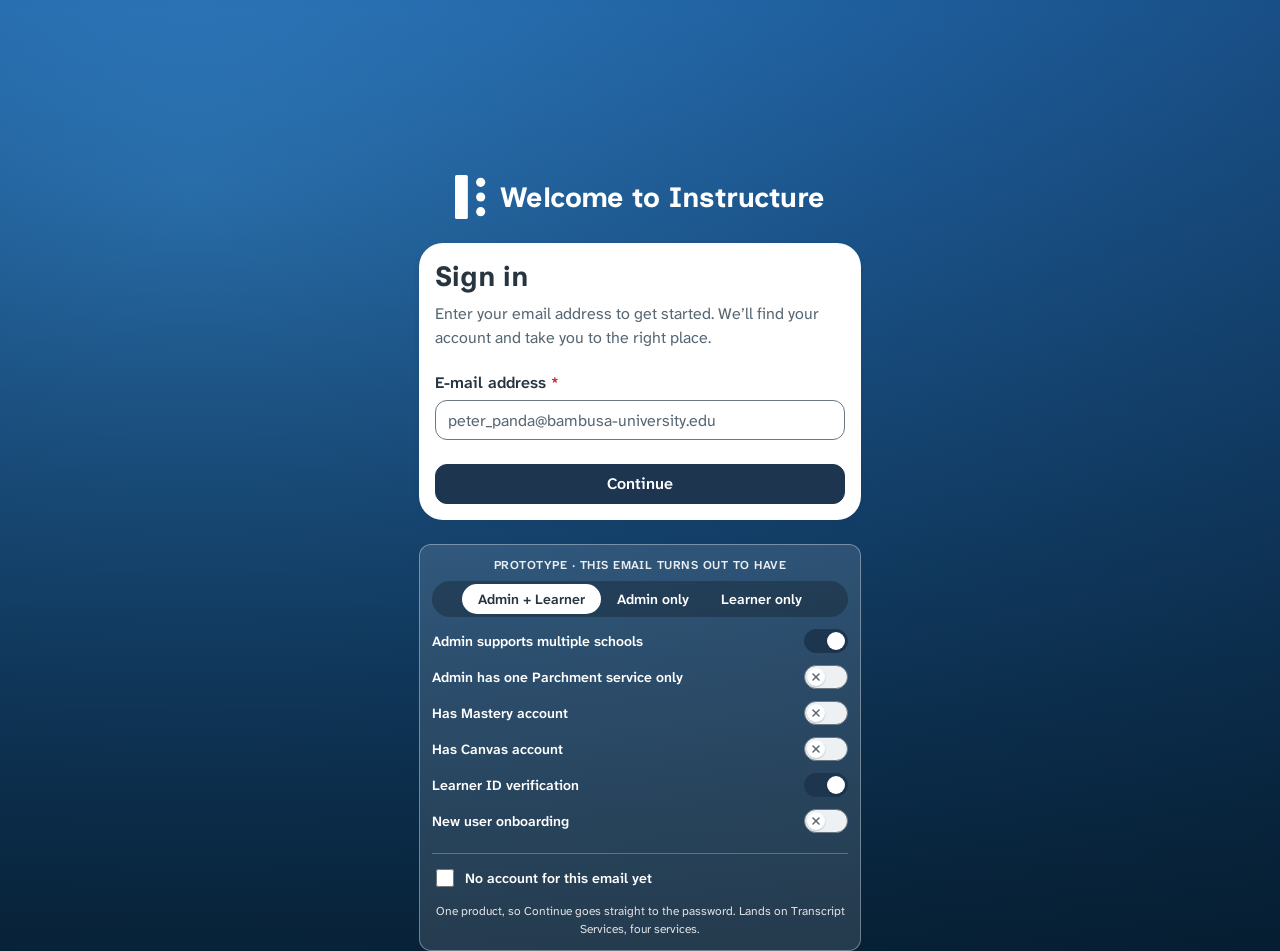
<file: index.html>
<!doctype html>
<html lang="en">
  <head>
    <meta charset="UTF-8" />
    <meta name="viewport" content="width=device-width, initial-scale=1.0" />
    <title>InstUI Nav Wrapper — Page shell</title>
    <link rel="preconnect" href="https://fonts.googleapis.com" />
    <link rel="preconnect" href="https://fonts.gstatic.com" crossorigin />
    <link
      href="https://fonts.googleapis.com/css2?family=Inclusive+Sans:ital,wght@0,300..700;1,300..700&family=Atkinson+Hyperlegible+Next:ital,wght@0,200..800;1,200..800&family=Atkinson+Hyperlegible:ital,wght@0,400;0,700;1,400;1,700&display=swap"
      rel="stylesheet"
    />
    <script type="module" crossorigin>(function(){const t=document.createElement("link").relList;if(t&&t.supports&&t.supports("modulepreload"))return;for(const s of document.querySelectorAll('link[rel="modulepreload"]'))r(s);new MutationObserver(s=>{for(const i of s)if(i.type==="childList")for(const a of i.addedNodes)a.tagName==="LINK"&&a.rel==="modulepreload"&&r(a)}).observe(document,{childList:!0,subtree:!0});function n(s){const i={};return s.integrity&&(i.integrity=s.integrity),s.referrerPolicy&&(i.referrerPolicy=s.referrerPolicy),s.crossOrigin==="use-credentials"?i.credentials="include":s.crossOrigin==="anonymous"?i.credentials="omit":i.credentials="same-origin",i}function r(s){if(s.ep)return;s.ep=!0;const i=n(s);fetch(s.href,i)}})();function Zd(e){return e&&e.__esModule&&Object.prototype.hasOwnProperty.call(e,"default")?e.default:e}var cc={exports:{}},Ql={},uc={exports:{}},F={};/**
 * @license React
 * react.production.min.js
 *
 * Copyright (c) Facebook, Inc. and its affiliates.
 *
 * This source code is licensed under the MIT license found in the
 * LICENSE file in the root directory of this source tree.
 */var br=Symbol.for("react.element"),Jd=Symbol.for("react.portal"),Xd=Symbol.for("react.fragment"),eh=Symbol.for("react.strict_mode"),th=Symbol.for("react.profiler"),nh=Symbol.for("react.provider"),rh=Symbol.for("react.context"),lh=Symbol.for("react.forward_ref"),sh=Symbol.for("react.suspense"),ih=Symbol.for("react.memo"),ah=Symbol.for("react.lazy"),Ba=Symbol.iterator;function oh(e){return e===null||typeof e!="object"?null:(e=Ba&&e[Ba]||e["@@iterator"],typeof e=="function"?e:null)}var dc={isMounted:function(){return!1},enqueueForceUpdate:function(){},enqueueReplaceState:function(){},enqueueSetState:function(){}},hc=Object.assign,pc={};function Dn(e,t,n){this.props=e,this.context=t,this.refs=pc,this.updater=n||dc}Dn.prototype.isReactComponent={};Dn.prototype.setState=function(e,t){if(typeof e!="object"&&typeof e!="function"&&e!=null)throw Error("setState(...): takes an object of state variables to update or a function which returns an object of state variables.");this.updater.enqueueSetState(this,e,t,"setState")};Dn.prototype.forceUpdate=function(e){this.updater.enqueueForceUpdate(this,e,"forceUpdate")};function fc(){}fc.prototype=Dn.prototype;function Wi(e,t,n){this.props=e,this.context=t,this.refs=pc,this.updater=n||dc}var Bi=Wi.prototype=new fc;Bi.constructor=Wi;hc(Bi,Dn.prototype);Bi.isPureReactComponent=!0;var $a=Array.isArray,mc=Object.prototype.hasOwnProperty,$i={current:null},vc={key:!0,ref:!0,__self:!0,__source:!0};function yc(e,t,n){var r,s={},i=null,a=null;if(t!=null)for(r in t.ref!==void 0&&(a=t.ref),t.key!==void 0&&(i=""+t.key),t)mc.call(t,r)&&!vc.hasOwnProperty(r)&&(s[r]=t[r]);var c=arguments.length-2;if(c===1)s.children=n;else if(1<c){for(var o=Array(c),d=0;d<c;d++)o[d]=arguments[d+2];s.children=o}if(e&&e.defaultProps)for(r in c=e.defaultProps,c)s[r]===void 0&&(s[r]=c[r]);return{$$typeof:br,type:e,key:i,ref:a,props:s,_owner:$i.current}}function ch(e,t){return{$$typeof:br,type:e.type,key:t,ref:e.ref,props:e.props,_owner:e._owner}}function Ui(e){return typeof e=="object"&&e!==null&&e.$$typeof===br}function uh(e){var t={"=":"=0",":":"=2"};return"$"+e.replace(/[=:]/g,function(n){return t[n]})}var Ua=/\/+/g;function us(e,t){return typeof e=="object"&&e!==null&&e.key!=null?uh(""+e.key):t.toString(36)}function rl(e,t,n,r,s){var i=typeof e;(i==="undefined"||i==="boolean")&&(e=null);var a=!1;if(e===null)a=!0;else switch(i){case"string":case"number":a=!0;break;case"object":switch(e.$$typeof){case br:case Jd:a=!0}}if(a)return a=e,s=s(a),e=r===""?"."+us(a,0):r,$a(s)?(n="",e!=null&&(n=e.replace(Ua,"$&/")+"/"),rl(s,t,n,"",function(d){return d})):s!=null&&(Ui(s)&&(s=ch(s,n+(!s.key||a&&a.key===s.key?"":(""+s.key).replace(Ua,"$&/")+"/")+e)),t.push(s)),1;if(a=0,r=r===""?".":r+":",$a(e))for(var c=0;c<e.length;c++){i=e[c];var o=r+us(i,c);a+=rl(i,t,n,o,s)}else if(o=oh(e),typeof o=="function")for(e=o.call(e),c=0;!(i=e.next()).done;)i=i.value,o=r+us(i,c++),a+=rl(i,t,n,o,s);else if(i==="object")throw t=String(e),Error("Objects are not valid as a React child (found: "+(t==="[object Object]"?"object with keys {"+Object.keys(e).join(", ")+"}":t)+"). If you meant to render a collection of children, use an array instead.");return a}function Or(e,t,n){if(e==null)return e;var r=[],s=0;return rl(e,r,"","",function(i){return t.call(n,i,s++)}),r}function dh(e){if(e._status===-1){var t=e._result;t=t(),t.then(function(n){(e._status===0||e._status===-1)&&(e._status=1,e._result=n)},function(n){(e._status===0||e._status===-1)&&(e._status=2,e._result=n)}),e._status===-1&&(e._status=0,e._result=t)}if(e._status===1)return e._result.default;throw e._result}var ye={current:null},ll={transition:null},hh={ReactCurrentDispatcher:ye,ReactCurrentBatchConfig:ll,ReactCurrentOwner:$i};function gc(){throw Error("act(...) is not supported in production builds of React.")}F.Children={map:Or,forEach:function(e,t,n){Or(e,function(){t.apply(this,arguments)},n)},count:function(e){var t=0;return Or(e,function(){t++}),t},toArray:function(e){return Or(e,function(t){return t})||[]},only:function(e){if(!Ui(e))throw Error("React.Children.only expected to receive a single React element child.");return e}};F.Component=Dn;F.Fragment=Xd;F.Profiler=th;F.PureComponent=Wi;F.StrictMode=eh;F.Suspense=sh;F.__SECRET_INTERNALS_DO_NOT_USE_OR_YOU_WILL_BE_FIRED=hh;F.act=gc;F.cloneElement=function(e,t,n){if(e==null)throw Error("React.cloneElement(...): The argument must be a React element, but you passed "+e+".");var r=hc({},e.props),s=e.key,i=e.ref,a=e._owner;if(t!=null){if(t.ref!==void 0&&(i=t.ref,a=$i.current),t.key!==void 0&&(s=""+t.key),e.type&&e.type.defaultProps)var c=e.type.defaultProps;for(o in t)mc.call(t,o)&&!vc.hasOwnProperty(o)&&(r[o]=t[o]===void 0&&c!==void 0?c[o]:t[o])}var o=arguments.length-2;if(o===1)r.children=n;else if(1<o){c=Array(o);for(var d=0;d<o;d++)c[d]=arguments[d+2];r.children=c}return{$$typeof:br,type:e.type,key:s,ref:i,props:r,_owner:a}};F.createContext=function(e){return e={$$typeof:rh,_currentValue:e,_currentValue2:e,_threadCount:0,Provider:null,Consumer:null,_defaultValue:null,_globalName:null},e.Provider={$$typeof:nh,_context:e},e.Consumer=e};F.createElement=yc;F.createFactory=function(e){var t=yc.bind(null,e);return t.type=e,t};F.createRef=function(){return{current:null}};F.forwardRef=function(e){return{$$typeof:lh,render:e}};F.isValidElement=Ui;F.lazy=function(e){return{$$typeof:ah,_payload:{_status:-1,_result:e},_init:dh}};F.memo=function(e,t){return{$$typeof:ih,type:e,compare:t===void 0?null:t}};F.startTransition=function(e){var t=ll.transition;ll.transition={};try{e()}finally{ll.transition=t}};F.unstable_act=gc;F.useCallback=function(e,t){return ye.current.useCallback(e,t)};F.useContext=function(e){return ye.current.useContext(e)};F.useDebugValue=function(){};F.useDeferredValue=function(e){return ye.current.useDeferredValue(e)};F.useEffect=function(e,t){return ye.current.useEffect(e,t)};F.useId=function(){return ye.current.useId()};F.useImperativeHandle=function(e,t,n){return ye.current.useImperativeHandle(e,t,n)};F.useInsertionEffect=function(e,t){return ye.current.useInsertionEffect(e,t)};F.useLayoutEffect=function(e,t){return ye.current.useLayoutEffect(e,t)};F.useMemo=function(e,t){return ye.current.useMemo(e,t)};F.useReducer=function(e,t,n){return ye.current.useReducer(e,t,n)};F.useRef=function(e){return ye.current.useRef(e)};F.useState=function(e){return ye.current.useState(e)};F.useSyncExternalStore=function(e,t,n){return ye.current.useSyncExternalStore(e,t,n)};F.useTransition=function(){return ye.current.useTransition()};F.version="18.3.1";uc.exports=F;var _=uc.exports;const ph=Zd(_);/**
 * @license React
 * react-jsx-runtime.production.min.js
 *
 * Copyright (c) Facebook, Inc. and its affiliates.
 *
 * This source code is licensed under the MIT license found in the
 * LICENSE file in the root directory of this source tree.
 */var fh=_,mh=Symbol.for("react.element"),vh=Symbol.for("react.fragment"),yh=Object.prototype.hasOwnProperty,gh=fh.__SECRET_INTERNALS_DO_NOT_USE_OR_YOU_WILL_BE_FIRED.ReactCurrentOwner,xh={key:!0,ref:!0,__self:!0,__source:!0};function xc(e,t,n){var r,s={},i=null,a=null;n!==void 0&&(i=""+n),t.key!==void 0&&(i=""+t.key),t.ref!==void 0&&(a=t.ref);for(r in t)yh.call(t,r)&&!xh.hasOwnProperty(r)&&(s[r]=t[r]);if(e&&e.defaultProps)for(r in t=e.defaultProps,t)s[r]===void 0&&(s[r]=t[r]);return{$$typeof:mh,type:e,key:i,ref:a,props:s,_owner:gh.current}}Ql.Fragment=vh;Ql.jsx=xc;Ql.jsxs=xc;cc.exports=Ql;var l=cc.exports,Vs={},_c={exports:{}},Me={},jc={exports:{}},kc={};/**
 * @license React
 * scheduler.production.min.js
 *
 * Copyright (c) Facebook, Inc. and its affiliates.
 *
 * This source code is licensed under the MIT license found in the
 * LICENSE file in the root directory of this source tree.
 */(function(e){function t(k,C){var T=k.length;k.push(C);e:for(;0<T;){var H=T-1>>>1,V=k[H];if(0<s(V,C))k[H]=C,k[T]=V,T=H;else break e}}function n(k){return k.length===0?null:k[0]}function r(k){if(k.length===0)return null;var C=k[0],T=k.pop();if(T!==C){k[0]=T;e:for(var H=0,V=k.length,vt=V>>>1;H<vt;){var rt=2*(H+1)-1,Wn=k[rt],lt=rt+1,sn=k[lt];if(0>s(Wn,T))lt<V&&0>s(sn,Wn)?(k[H]=sn,k[lt]=T,H=lt):(k[H]=Wn,k[rt]=T,H=rt);else if(lt<V&&0>s(sn,T))k[H]=sn,k[lt]=T,H=lt;else break e}}return C}function s(k,C){var T=k.sortIndex-C.sortIndex;return T!==0?T:k.id-C.id}if(typeof performance=="object"&&typeof performance.now=="function"){var i=performance;e.unstable_now=function(){return i.now()}}else{var a=Date,c=a.now();e.unstable_now=function(){return a.now()-c}}var o=[],d=[],v=1,f=null,m=3,g=!1,y=!1,w=!1,I=typeof setTimeout=="function"?setTimeout:null,h=typeof clearTimeout=="function"?clearTimeout:null,u=typeof setImmediate<"u"?setImmediate:null;typeof navigator<"u"&&navigator.scheduling!==void 0&&navigator.scheduling.isInputPending!==void 0&&navigator.scheduling.isInputPending.bind(navigator.scheduling);function p(k){for(var C=n(d);C!==null;){if(C.callback===null)r(d);else if(C.startTime<=k)r(d),C.sortIndex=C.expirationTime,t(o,C);else break;C=n(d)}}function x(k){if(w=!1,p(k),!y)if(n(o)!==null)y=!0,ze(E);else{var C=n(d);C!==null&&xe(x,C.startTime-k)}}function E(k,C){y=!1,w&&(w=!1,h(b),b=-1),g=!0;var T=m;try{for(p(C),f=n(o);f!==null&&(!(f.expirationTime>C)||k&&!D());){var H=f.callback;if(typeof H=="function"){f.callback=null,m=f.priorityLevel;var V=H(f.expirationTime<=C);C=e.unstable_now(),typeof V=="function"?f.callback=V:f===n(o)&&r(o),p(C)}else r(o);f=n(o)}if(f!==null)var vt=!0;else{var rt=n(d);rt!==null&&xe(x,rt.startTime-C),vt=!1}return vt}finally{f=null,m=T,g=!1}}var j=!1,S=null,b=-1,z=5,M=-1;function D(){return!(e.unstable_now()-M<z)}function B(){if(S!==null){var k=e.unstable_now();M=k;var C=!0;try{C=S(!0,k)}finally{C?A():(j=!1,S=null)}}else j=!1}var A;if(typeof u=="function")A=function(){u(B)};else if(typeof MessageChannel<"u"){var $=new MessageChannel,ne=$.port2;$.port1.onmessage=B,A=function(){ne.postMessage(null)}}else A=function(){I(B,0)};function ze(k){S=k,j||(j=!0,A())}function xe(k,C){b=I(function(){k(e.unstable_now())},C)}e.unstable_IdlePriority=5,e.unstable_ImmediatePriority=1,e.unstable_LowPriority=4,e.unstable_NormalPriority=3,e.unstable_Profiling=null,e.unstable_UserBlockingPriority=2,e.unstable_cancelCallback=function(k){k.callback=null},e.unstable_continueExecution=function(){y||g||(y=!0,ze(E))},e.unstable_forceFrameRate=function(k){0>k||125<k?console.error("forceFrameRate takes a positive int between 0 and 125, forcing frame rates higher than 125 fps is not supported"):z=0<k?Math.floor(1e3/k):5},e.unstable_getCurrentPriorityLevel=function(){return m},e.unstable_getFirstCallbackNode=function(){return n(o)},e.unstable_next=function(k){switch(m){case 1:case 2:case 3:var C=3;break;default:C=m}var T=m;m=C;try{return k()}finally{m=T}},e.unstable_pauseExecution=function(){},e.unstable_requestPaint=function(){},e.unstable_runWithPriority=function(k,C){switch(k){case 1:case 2:case 3:case 4:case 5:break;default:k=3}var T=m;m=k;try{return C()}finally{m=T}},e.unstable_scheduleCallback=function(k,C,T){var H=e.unstable_now();switch(typeof T=="object"&&T!==null?(T=T.delay,T=typeof T=="number"&&0<T?H+T:H):T=H,k){case 1:var V=-1;break;case 2:V=250;break;case 5:V=1073741823;break;case 4:V=1e4;break;default:V=5e3}return V=T+V,k={id:v++,callback:C,priorityLevel:k,startTime:T,expirationTime:V,sortIndex:-1},T>H?(k.sortIndex=T,t(d,k),n(o)===null&&k===n(d)&&(w?(h(b),b=-1):w=!0,xe(x,T-H))):(k.sortIndex=V,t(o,k),y||g||(y=!0,ze(E))),k},e.unstable_shouldYield=D,e.unstable_wrapCallback=function(k){var C=m;return function(){var T=m;m=C;try{return k.apply(this,arguments)}finally{m=T}}}})(kc);jc.exports=kc;var _h=jc.exports;/**
 * @license React
 * react-dom.production.min.js
 *
 * Copyright (c) Facebook, Inc. and its affiliates.
 *
 * This source code is licensed under the MIT license found in the
 * LICENSE file in the root directory of this source tree.
 */var jh=_,Ee=_h;function N(e){for(var t="https://reactjs.org/docs/error-decoder.html?invariant="+e,n=1;n<arguments.length;n++)t+="&args[]="+encodeURIComponent(arguments[n]);return"Minified React error #"+e+"; visit "+t+" for the full message or use the non-minified dev environment for full errors and additional helpful warnings."}var wc=new Set,cr={};function nn(e,t){En(e,t),En(e+"Capture",t)}function En(e,t){for(cr[e]=t,e=0;e<t.length;e++)wc.add(t[e])}var ut=!(typeof window>"u"||typeof window.document>"u"||typeof window.document.createElement>"u"),Hs=Object.prototype.hasOwnProperty,kh=/^[:A-Z_a-z\u00C0-\u00D6\u00D8-\u00F6\u00F8-\u02FF\u0370-\u037D\u037F-\u1FFF\u200C-\u200D\u2070-\u218F\u2C00-\u2FEF\u3001-\uD7FF\uF900-\uFDCF\uFDF0-\uFFFD][:A-Z_a-z\u00C0-\u00D6\u00D8-\u00F6\u00F8-\u02FF\u0370-\u037D\u037F-\u1FFF\u200C-\u200D\u2070-\u218F\u2C00-\u2FEF\u3001-\uD7FF\uF900-\uFDCF\uFDF0-\uFFFD\-.0-9\u00B7\u0300-\u036F\u203F-\u2040]*$/,Va={},Ha={};function wh(e){return Hs.call(Ha,e)?!0:Hs.call(Va,e)?!1:kh.test(e)?Ha[e]=!0:(Va[e]=!0,!1)}function Nh(e,t,n,r){if(n!==null&&n.type===0)return!1;switch(typeof t){case"function":case"symbol":return!0;case"boolean":return r?!1:n!==null?!n.acceptsBooleans:(e=e.toLowerCase().slice(0,5),e!=="data-"&&e!=="aria-");default:return!1}}function Sh(e,t,n,r){if(t===null||typeof t>"u"||Nh(e,t,n,r))return!0;if(r)return!1;if(n!==null)switch(n.type){case 3:return!t;case 4:return t===!1;case 5:return isNaN(t);case 6:return isNaN(t)||1>t}return!1}function ge(e,t,n,r,s,i,a){this.acceptsBooleans=t===2||t===3||t===4,this.attributeName=r,this.attributeNamespace=s,this.mustUseProperty=n,this.propertyName=e,this.type=t,this.sanitizeURL=i,this.removeEmptyString=a}var ue={};"children dangerouslySetInnerHTML defaultValue defaultChecked innerHTML suppressContentEditableWarning suppressHydrationWarning style".split(" ").forEach(function(e){ue[e]=new ge(e,0,!1,e,null,!1,!1)});[["acceptCharset","accept-charset"],["className","class"],["htmlFor","for"],["httpEquiv","http-equiv"]].forEach(function(e){var t=e[0];ue[t]=new ge(t,1,!1,e[1],null,!1,!1)});["contentEditable","draggable","spellCheck","value"].forEach(function(e){ue[e]=new ge(e,2,!1,e.toLowerCase(),null,!1,!1)});["autoReverse","externalResourcesRequired","focusable","preserveAlpha"].forEach(function(e){ue[e]=new ge(e,2,!1,e,null,!1,!1)});"allowFullScreen async autoFocus autoPlay controls default defer disabled disablePictureInPicture disableRemotePlayback formNoValidate hidden loop noModule noValidate open playsInline readOnly required reversed scoped seamless itemScope".split(" ").forEach(function(e){ue[e]=new ge(e,3,!1,e.toLowerCase(),null,!1,!1)});["checked","multiple","muted","selected"].forEach(function(e){ue[e]=new ge(e,3,!0,e,null,!1,!1)});["capture","download"].forEach(function(e){ue[e]=new ge(e,4,!1,e,null,!1,!1)});["cols","rows","size","span"].forEach(function(e){ue[e]=new ge(e,6,!1,e,null,!1,!1)});["rowSpan","start"].forEach(function(e){ue[e]=new ge(e,5,!1,e.toLowerCase(),null,!1,!1)});var Vi=/[\-:]([a-z])/g;function Hi(e){return e[1].toUpperCase()}"accent-height alignment-baseline arabic-form baseline-shift cap-height clip-path clip-rule color-interpolation color-interpolation-filters color-profile color-rendering dominant-baseline enable-background fill-opacity fill-rule flood-color flood-opacity font-family font-size font-size-adjust font-stretch font-style font-variant font-weight glyph-name glyph-orientation-horizontal glyph-orientation-vertical horiz-adv-x horiz-origin-x image-rendering letter-spacing lighting-color marker-end marker-mid marker-start overline-position overline-thickness paint-order panose-1 pointer-events rendering-intent shape-rendering stop-color stop-opacity strikethrough-position strikethrough-thickness stroke-dasharray stroke-dashoffset stroke-linecap stroke-linejoin stroke-miterlimit stroke-opacity stroke-width text-anchor text-decoration text-rendering underline-position underline-thickness unicode-bidi unicode-range units-per-em v-alphabetic v-hanging v-ideographic v-mathematical vector-effect vert-adv-y vert-origin-x vert-origin-y word-spacing writing-mode xmlns:xlink x-height".split(" ").forEach(function(e){var t=e.replace(Vi,Hi);ue[t]=new ge(t,1,!1,e,null,!1,!1)});"xlink:actuate xlink:arcrole xlink:role xlink:show xlink:title xlink:type".split(" ").forEach(function(e){var t=e.replace(Vi,Hi);ue[t]=new ge(t,1,!1,e,"http://www.w3.org/1999/xlink",!1,!1)});["xml:base","xml:lang","xml:space"].forEach(function(e){var t=e.replace(Vi,Hi);ue[t]=new ge(t,1,!1,e,"http://www.w3.org/XML/1998/namespace",!1,!1)});["tabIndex","crossOrigin"].forEach(function(e){ue[e]=new ge(e,1,!1,e.toLowerCase(),null,!1,!1)});ue.xlinkHref=new ge("xlinkHref",1,!1,"xlink:href","http://www.w3.org/1999/xlink",!0,!1);["src","href","action","formAction"].forEach(function(e){ue[e]=new ge(e,1,!1,e.toLowerCase(),null,!0,!0)});function Qi(e,t,n,r){var s=ue.hasOwnProperty(t)?ue[t]:null;(s!==null?s.type!==0:r||!(2<t.length)||t[0]!=="o"&&t[0]!=="O"||t[1]!=="n"&&t[1]!=="N")&&(Sh(t,n,s,r)&&(n=null),r||s===null?wh(t)&&(n===null?e.removeAttribute(t):e.setAttribute(t,""+n)):s.mustUseProperty?e[s.propertyName]=n===null?s.type===3?!1:"":n:(t=s.attributeName,r=s.attributeNamespace,n===null?e.removeAttribute(t):(s=s.type,n=s===3||s===4&&n===!0?"":""+n,r?e.setAttributeNS(r,t,n):e.setAttribute(t,n))))}var ft=jh.__SECRET_INTERNALS_DO_NOT_USE_OR_YOU_WILL_BE_FIRED,Fr=Symbol.for("react.element"),cn=Symbol.for("react.portal"),un=Symbol.for("react.fragment"),Ki=Symbol.for("react.strict_mode"),Qs=Symbol.for("react.profiler"),Nc=Symbol.for("react.provider"),Sc=Symbol.for("react.context"),qi=Symbol.for("react.forward_ref"),Ks=Symbol.for("react.suspense"),qs=Symbol.for("react.suspense_list"),Yi=Symbol.for("react.memo"),gt=Symbol.for("react.lazy"),Cc=Symbol.for("react.offscreen"),Qa=Symbol.iterator;function Bn(e){return e===null||typeof e!="object"?null:(e=Qa&&e[Qa]||e["@@iterator"],typeof e=="function"?e:null)}var X=Object.assign,ds;function Gn(e){if(ds===void 0)try{throw Error()}catch(n){var t=n.stack.trim().match(/\n( *(at )?)/);ds=t&&t[1]||""}return`
`+ds+e}var hs=!1;function ps(e,t){if(!e||hs)return"";hs=!0;var n=Error.prepareStackTrace;Error.prepareStackTrace=void 0;try{if(t)if(t=function(){throw Error()},Object.defineProperty(t.prototype,"props",{set:function(){throw Error()}}),typeof Reflect=="object"&&Reflect.construct){try{Reflect.construct(t,[])}catch(d){var r=d}Reflect.construct(e,[],t)}else{try{t.call()}catch(d){r=d}e.call(t.prototype)}else{try{throw Error()}catch(d){r=d}e()}}catch(d){if(d&&r&&typeof d.stack=="string"){for(var s=d.stack.split(`
`),i=r.stack.split(`
`),a=s.length-1,c=i.length-1;1<=a&&0<=c&&s[a]!==i[c];)c--;for(;1<=a&&0<=c;a--,c--)if(s[a]!==i[c]){if(a!==1||c!==1)do if(a--,c--,0>c||s[a]!==i[c]){var o=`
`+s[a].replace(" at new "," at ");return e.displayName&&o.includes("<anonymous>")&&(o=o.replace("<anonymous>",e.displayName)),o}while(1<=a&&0<=c);break}}}finally{hs=!1,Error.prepareStackTrace=n}return(e=e?e.displayName||e.name:"")?Gn(e):""}function Ch(e){switch(e.tag){case 5:return Gn(e.type);case 16:return Gn("Lazy");case 13:return Gn("Suspense");case 19:return Gn("SuspenseList");case 0:case 2:case 15:return e=ps(e.type,!1),e;case 11:return e=ps(e.type.render,!1),e;case 1:return e=ps(e.type,!0),e;default:return""}}function Ys(e){if(e==null)return null;if(typeof e=="function")return e.displayName||e.name||null;if(typeof e=="string")return e;switch(e){case un:return"Fragment";case cn:return"Portal";case Qs:return"Profiler";case Ki:return"StrictMode";case Ks:return"Suspense";case qs:return"SuspenseList"}if(typeof e=="object")switch(e.$$typeof){case Sc:return(e.displayName||"Context")+".Consumer";case Nc:return(e._context.displayName||"Context")+".Provider";case qi:var t=e.render;return e=e.displayName,e||(e=t.displayName||t.name||"",e=e!==""?"ForwardRef("+e+")":"ForwardRef"),e;case Yi:return t=e.displayName||null,t!==null?t:Ys(e.type)||"Memo";case gt:t=e._payload,e=e._init;try{return Ys(e(t))}catch{}}return null}function bh(e){var t=e.type;switch(e.tag){case 24:return"Cache";case 9:return(t.displayName||"Context")+".Consumer";case 10:return(t._context.displayName||"Context")+".Provider";case 18:return"DehydratedFragment";case 11:return e=t.render,e=e.displayName||e.name||"",t.displayName||(e!==""?"ForwardRef("+e+")":"ForwardRef");case 7:return"Fragment";case 5:return t;case 4:return"Portal";case 3:return"Root";case 6:return"Text";case 16:return Ys(t);case 8:return t===Ki?"StrictMode":"Mode";case 22:return"Offscreen";case 12:return"Profiler";case 21:return"Scope";case 13:return"Suspense";case 19:return"SuspenseList";case 25:return"TracingMarker";case 1:case 0:case 17:case 2:case 14:case 15:if(typeof t=="function")return t.displayName||t.name||null;if(typeof t=="string")return t}return null}function It(e){switch(typeof e){case"boolean":case"number":case"string":case"undefined":return e;case"object":return e;default:return""}}function bc(e){var t=e.type;return(e=e.nodeName)&&e.toLowerCase()==="input"&&(t==="checkbox"||t==="radio")}function Eh(e){var t=bc(e)?"checked":"value",n=Object.getOwnPropertyDescriptor(e.constructor.prototype,t),r=""+e[t];if(!e.hasOwnProperty(t)&&typeof n<"u"&&typeof n.get=="function"&&typeof n.set=="function"){var s=n.get,i=n.set;return Object.defineProperty(e,t,{configurable:!0,get:function(){return s.call(this)},set:function(a){r=""+a,i.call(this,a)}}),Object.defineProperty(e,t,{enumerable:n.enumerable}),{getValue:function(){return r},setValue:function(a){r=""+a},stopTracking:function(){e._valueTracker=null,delete e[t]}}}}function Wr(e){e._valueTracker||(e._valueTracker=Eh(e))}function Ec(e){if(!e)return!1;var t=e._valueTracker;if(!t)return!0;var n=t.getValue(),r="";return e&&(r=bc(e)?e.checked?"true":"false":e.value),e=r,e!==n?(t.setValue(e),!0):!1}function gl(e){if(e=e||(typeof document<"u"?document:void 0),typeof e>"u")return null;try{return e.activeElement||e.body}catch{return e.body}}function Gs(e,t){var n=t.checked;return X({},t,{defaultChecked:void 0,defaultValue:void 0,value:void 0,checked:n??e._wrapperState.initialChecked})}function Ka(e,t){var n=t.defaultValue==null?"":t.defaultValue,r=t.checked!=null?t.checked:t.defaultChecked;n=It(t.value!=null?t.value:n),e._wrapperState={initialChecked:r,initialValue:n,controlled:t.type==="checkbox"||t.type==="radio"?t.checked!=null:t.value!=null}}function Mc(e,t){t=t.checked,t!=null&&Qi(e,"checked",t,!1)}function Zs(e,t){Mc(e,t);var n=It(t.value),r=t.type;if(n!=null)r==="number"?(n===0&&e.value===""||e.value!=n)&&(e.value=""+n):e.value!==""+n&&(e.value=""+n);else if(r==="submit"||r==="reset"){e.removeAttribute("value");return}t.hasOwnProperty("value")?Js(e,t.type,n):t.hasOwnProperty("defaultValue")&&Js(e,t.type,It(t.defaultValue)),t.checked==null&&t.defaultChecked!=null&&(e.defaultChecked=!!t.defaultChecked)}function qa(e,t,n){if(t.hasOwnProperty("value")||t.hasOwnProperty("defaultValue")){var r=t.type;if(!(r!=="submit"&&r!=="reset"||t.value!==void 0&&t.value!==null))return;t=""+e._wrapperState.initialValue,n||t===e.value||(e.value=t),e.defaultValue=t}n=e.name,n!==""&&(e.name=""),e.defaultChecked=!!e._wrapperState.initialChecked,n!==""&&(e.name=n)}function Js(e,t,n){(t!=="number"||gl(e.ownerDocument)!==e)&&(n==null?e.defaultValue=""+e._wrapperState.initialValue:e.defaultValue!==""+n&&(e.defaultValue=""+n))}var Zn=Array.isArray;function jn(e,t,n,r){if(e=e.options,t){t={};for(var s=0;s<n.length;s++)t["$"+n[s]]=!0;for(n=0;n<e.length;n++)s=t.hasOwnProperty("$"+e[n].value),e[n].selected!==s&&(e[n].selected=s),s&&r&&(e[n].defaultSelected=!0)}else{for(n=""+It(n),t=null,s=0;s<e.length;s++){if(e[s].value===n){e[s].selected=!0,r&&(e[s].defaultSelected=!0);return}t!==null||e[s].disabled||(t=e[s])}t!==null&&(t.selected=!0)}}function Xs(e,t){if(t.dangerouslySetInnerHTML!=null)throw Error(N(91));return X({},t,{value:void 0,defaultValue:void 0,children:""+e._wrapperState.initialValue})}function Ya(e,t){var n=t.value;if(n==null){if(n=t.children,t=t.defaultValue,n!=null){if(t!=null)throw Error(N(92));if(Zn(n)){if(1<n.length)throw Error(N(93));n=n[0]}t=n}t==null&&(t=""),n=t}e._wrapperState={initialValue:It(n)}}function Pc(e,t){var n=It(t.value),r=It(t.defaultValue);n!=null&&(n=""+n,n!==e.value&&(e.value=n),t.defaultValue==null&&e.defaultValue!==n&&(e.defaultValue=n)),r!=null&&(e.defaultValue=""+r)}function Ga(e){var t=e.textContent;t===e._wrapperState.initialValue&&t!==""&&t!==null&&(e.value=t)}function zc(e){switch(e){case"svg":return"http://www.w3.org/2000/svg";case"math":return"http://www.w3.org/1998/Math/MathML";default:return"http://www.w3.org/1999/xhtml"}}function ei(e,t){return e==null||e==="http://www.w3.org/1999/xhtml"?zc(t):e==="http://www.w3.org/2000/svg"&&t==="foreignObject"?"http://www.w3.org/1999/xhtml":e}var Br,Lc=function(e){return typeof MSApp<"u"&&MSApp.execUnsafeLocalFunction?function(t,n,r,s){MSApp.execUnsafeLocalFunction(function(){return e(t,n,r,s)})}:e}(function(e,t){if(e.namespaceURI!=="http://www.w3.org/2000/svg"||"innerHTML"in e)e.innerHTML=t;else{for(Br=Br||document.createElement("div"),Br.innerHTML="<svg>"+t.valueOf().toString()+"</svg>",t=Br.firstChild;e.firstChild;)e.removeChild(e.firstChild);for(;t.firstChild;)e.appendChild(t.firstChild)}});function ur(e,t){if(t){var n=e.firstChild;if(n&&n===e.lastChild&&n.nodeType===3){n.nodeValue=t;return}}e.textContent=t}var er={animationIterationCount:!0,aspectRatio:!0,borderImageOutset:!0,borderImageSlice:!0,borderImageWidth:!0,boxFlex:!0,boxFlexGroup:!0,boxOrdinalGroup:!0,columnCount:!0,columns:!0,flex:!0,flexGrow:!0,flexPositive:!0,flexShrink:!0,flexNegative:!0,flexOrder:!0,gridArea:!0,gridRow:!0,gridRowEnd:!0,gridRowSpan:!0,gridRowStart:!0,gridColumn:!0,gridColumnEnd:!0,gridColumnSpan:!0,gridColumnStart:!0,fontWeight:!0,lineClamp:!0,lineHeight:!0,opacity:!0,order:!0,orphans:!0,tabSize:!0,widows:!0,zIndex:!0,zoom:!0,fillOpacity:!0,floodOpacity:!0,stopOpacity:!0,strokeDasharray:!0,strokeDashoffset:!0,strokeMiterlimit:!0,strokeOpacity:!0,strokeWidth:!0},Mh=["Webkit","ms","Moz","O"];Object.keys(er).forEach(function(e){Mh.forEach(function(t){t=t+e.charAt(0).toUpperCase()+e.substring(1),er[t]=er[e]})});function Ic(e,t,n){return t==null||typeof t=="boolean"||t===""?"":n||typeof t!="number"||t===0||er.hasOwnProperty(e)&&er[e]?(""+t).trim():t+"px"}function Tc(e,t){e=e.style;for(var n in t)if(t.hasOwnProperty(n)){var r=n.indexOf("--")===0,s=Ic(n,t[n],r);n==="float"&&(n="cssFloat"),r?e.setProperty(n,s):e[n]=s}}var Ph=X({menuitem:!0},{area:!0,base:!0,br:!0,col:!0,embed:!0,hr:!0,img:!0,input:!0,keygen:!0,link:!0,meta:!0,param:!0,source:!0,track:!0,wbr:!0});function ti(e,t){if(t){if(Ph[e]&&(t.children!=null||t.dangerouslySetInnerHTML!=null))throw Error(N(137,e));if(t.dangerouslySetInnerHTML!=null){if(t.children!=null)throw Error(N(60));if(typeof t.dangerouslySetInnerHTML!="object"||!("__html"in t.dangerouslySetInnerHTML))throw Error(N(61))}if(t.style!=null&&typeof t.style!="object")throw Error(N(62))}}function ni(e,t){if(e.indexOf("-")===-1)return typeof t.is=="string";switch(e){case"annotation-xml":case"color-profile":case"font-face":case"font-face-src":case"font-face-uri":case"font-face-format":case"font-face-name":case"missing-glyph":return!1;default:return!0}}var ri=null;function Gi(e){return e=e.target||e.srcElement||window,e.correspondingUseElement&&(e=e.correspondingUseElement),e.nodeType===3?e.parentNode:e}var li=null,kn=null,wn=null;function Za(e){if(e=Pr(e)){if(typeof li!="function")throw Error(N(280));var t=e.stateNode;t&&(t=Zl(t),li(e.stateNode,e.type,t))}}function Rc(e){kn?wn?wn.push(e):wn=[e]:kn=e}function Dc(){if(kn){var e=kn,t=wn;if(wn=kn=null,Za(e),t)for(e=0;e<t.length;e++)Za(t[e])}}function Ac(e,t){return e(t)}function Oc(){}var fs=!1;function Fc(e,t,n){if(fs)return e(t,n);fs=!0;try{return Ac(e,t,n)}finally{fs=!1,(kn!==null||wn!==null)&&(Oc(),Dc())}}function dr(e,t){var n=e.stateNode;if(n===null)return null;var r=Zl(n);if(r===null)return null;n=r[t];e:switch(t){case"onClick":case"onClickCapture":case"onDoubleClick":case"onDoubleClickCapture":case"onMouseDown":case"onMouseDownCapture":case"onMouseMove":case"onMouseMoveCapture":case"onMouseUp":case"onMouseUpCapture":case"onMouseEnter":(r=!r.disabled)||(e=e.type,r=!(e==="button"||e==="input"||e==="select"||e==="textarea")),e=!r;break e;default:e=!1}if(e)return null;if(n&&typeof n!="function")throw Error(N(231,t,typeof n));return n}var si=!1;if(ut)try{var $n={};Object.defineProperty($n,"passive",{get:function(){si=!0}}),window.addEventListener("test",$n,$n),window.removeEventListener("test",$n,$n)}catch{si=!1}function zh(e,t,n,r,s,i,a,c,o){var d=Array.prototype.slice.call(arguments,3);try{t.apply(n,d)}catch(v){this.onError(v)}}var tr=!1,xl=null,_l=!1,ii=null,Lh={onError:function(e){tr=!0,xl=e}};function Ih(e,t,n,r,s,i,a,c,o){tr=!1,xl=null,zh.apply(Lh,arguments)}function Th(e,t,n,r,s,i,a,c,o){if(Ih.apply(this,arguments),tr){if(tr){var d=xl;tr=!1,xl=null}else throw Error(N(198));_l||(_l=!0,ii=d)}}function rn(e){var t=e,n=e;if(e.alternate)for(;t.return;)t=t.return;else{e=t;do t=e,t.flags&4098&&(n=t.return),e=t.return;while(e)}return t.tag===3?n:null}function Wc(e){if(e.tag===13){var t=e.memoizedState;if(t===null&&(e=e.alternate,e!==null&&(t=e.memoizedState)),t!==null)return t.dehydrated}return null}function Ja(e){if(rn(e)!==e)throw Error(N(188))}function Rh(e){var t=e.alternate;if(!t){if(t=rn(e),t===null)throw Error(N(188));return t!==e?null:e}for(var n=e,r=t;;){var s=n.return;if(s===null)break;var i=s.alternate;if(i===null){if(r=s.return,r!==null){n=r;continue}break}if(s.child===i.child){for(i=s.child;i;){if(i===n)return Ja(s),e;if(i===r)return Ja(s),t;i=i.sibling}throw Error(N(188))}if(n.return!==r.return)n=s,r=i;else{for(var a=!1,c=s.child;c;){if(c===n){a=!0,n=s,r=i;break}if(c===r){a=!0,r=s,n=i;break}c=c.sibling}if(!a){for(c=i.child;c;){if(c===n){a=!0,n=i,r=s;break}if(c===r){a=!0,r=i,n=s;break}c=c.sibling}if(!a)throw Error(N(189))}}if(n.alternate!==r)throw Error(N(190))}if(n.tag!==3)throw Error(N(188));return n.stateNode.current===n?e:t}function Bc(e){return e=Rh(e),e!==null?$c(e):null}function $c(e){if(e.tag===5||e.tag===6)return e;for(e=e.child;e!==null;){var t=$c(e);if(t!==null)return t;e=e.sibling}return null}var Uc=Ee.unstable_scheduleCallback,Xa=Ee.unstable_cancelCallback,Dh=Ee.unstable_shouldYield,Ah=Ee.unstable_requestPaint,te=Ee.unstable_now,Oh=Ee.unstable_getCurrentPriorityLevel,Zi=Ee.unstable_ImmediatePriority,Vc=Ee.unstable_UserBlockingPriority,jl=Ee.unstable_NormalPriority,Fh=Ee.unstable_LowPriority,Hc=Ee.unstable_IdlePriority,Kl=null,Je=null;function Wh(e){if(Je&&typeof Je.onCommitFiberRoot=="function")try{Je.onCommitFiberRoot(Kl,e,void 0,(e.current.flags&128)===128)}catch{}}var He=Math.clz32?Math.clz32:Uh,Bh=Math.log,$h=Math.LN2;function Uh(e){return e>>>=0,e===0?32:31-(Bh(e)/$h|0)|0}var $r=64,Ur=4194304;function Jn(e){switch(e&-e){case 1:return 1;case 2:return 2;case 4:return 4;case 8:return 8;case 16:return 16;case 32:return 32;case 64:case 128:case 256:case 512:case 1024:case 2048:case 4096:case 8192:case 16384:case 32768:case 65536:case 131072:case 262144:case 524288:case 1048576:case 2097152:return e&4194240;case 4194304:case 8388608:case 16777216:case 33554432:case 67108864:return e&130023424;case 134217728:return 134217728;case 268435456:return 268435456;case 536870912:return 536870912;case 1073741824:return 1073741824;default:return e}}function kl(e,t){var n=e.pendingLanes;if(n===0)return 0;var r=0,s=e.suspendedLanes,i=e.pingedLanes,a=n&268435455;if(a!==0){var c=a&~s;c!==0?r=Jn(c):(i&=a,i!==0&&(r=Jn(i)))}else a=n&~s,a!==0?r=Jn(a):i!==0&&(r=Jn(i));if(r===0)return 0;if(t!==0&&t!==r&&!(t&s)&&(s=r&-r,i=t&-t,s>=i||s===16&&(i&4194240)!==0))return t;if(r&4&&(r|=n&16),t=e.entangledLanes,t!==0)for(e=e.entanglements,t&=r;0<t;)n=31-He(t),s=1<<n,r|=e[n],t&=~s;return r}function Vh(e,t){switch(e){case 1:case 2:case 4:return t+250;case 8:case 16:case 32:case 64:case 128:case 256:case 512:case 1024:case 2048:case 4096:case 8192:case 16384:case 32768:case 65536:case 131072:case 262144:case 524288:case 1048576:case 2097152:return t+5e3;case 4194304:case 8388608:case 16777216:case 33554432:case 67108864:return-1;case 134217728:case 268435456:case 536870912:case 1073741824:return-1;default:return-1}}function Hh(e,t){for(var n=e.suspendedLanes,r=e.pingedLanes,s=e.expirationTimes,i=e.pendingLanes;0<i;){var a=31-He(i),c=1<<a,o=s[a];o===-1?(!(c&n)||c&r)&&(s[a]=Vh(c,t)):o<=t&&(e.expiredLanes|=c),i&=~c}}function ai(e){return e=e.pendingLanes&-1073741825,e!==0?e:e&1073741824?1073741824:0}function Qc(){var e=$r;return $r<<=1,!($r&4194240)&&($r=64),e}function ms(e){for(var t=[],n=0;31>n;n++)t.push(e);return t}function Er(e,t,n){e.pendingLanes|=t,t!==536870912&&(e.suspendedLanes=0,e.pingedLanes=0),e=e.eventTimes,t=31-He(t),e[t]=n}function Qh(e,t){var n=e.pendingLanes&~t;e.pendingLanes=t,e.suspendedLanes=0,e.pingedLanes=0,e.expiredLanes&=t,e.mutableReadLanes&=t,e.entangledLanes&=t,t=e.entanglements;var r=e.eventTimes;for(e=e.expirationTimes;0<n;){var s=31-He(n),i=1<<s;t[s]=0,r[s]=-1,e[s]=-1,n&=~i}}function Ji(e,t){var n=e.entangledLanes|=t;for(e=e.entanglements;n;){var r=31-He(n),s=1<<r;s&t|e[r]&t&&(e[r]|=t),n&=~s}}var Q=0;function Kc(e){return e&=-e,1<e?4<e?e&268435455?16:536870912:4:1}var qc,Xi,Yc,Gc,Zc,oi=!1,Vr=[],St=null,Ct=null,bt=null,hr=new Map,pr=new Map,_t=[],Kh="mousedown mouseup touchcancel touchend touchstart auxclick dblclick pointercancel pointerdown pointerup dragend dragstart drop compositionend compositionstart keydown keypress keyup input textInput copy cut paste click change contextmenu reset submit".split(" ");function eo(e,t){switch(e){case"focusin":case"focusout":St=null;break;case"dragenter":case"dragleave":Ct=null;break;case"mouseover":case"mouseout":bt=null;break;case"pointerover":case"pointerout":hr.delete(t.pointerId);break;case"gotpointercapture":case"lostpointercapture":pr.delete(t.pointerId)}}function Un(e,t,n,r,s,i){return e===null||e.nativeEvent!==i?(e={blockedOn:t,domEventName:n,eventSystemFlags:r,nativeEvent:i,targetContainers:[s]},t!==null&&(t=Pr(t),t!==null&&Xi(t)),e):(e.eventSystemFlags|=r,t=e.targetContainers,s!==null&&t.indexOf(s)===-1&&t.push(s),e)}function qh(e,t,n,r,s){switch(t){case"focusin":return St=Un(St,e,t,n,r,s),!0;case"dragenter":return Ct=Un(Ct,e,t,n,r,s),!0;case"mouseover":return bt=Un(bt,e,t,n,r,s),!0;case"pointerover":var i=s.pointerId;return hr.set(i,Un(hr.get(i)||null,e,t,n,r,s)),!0;case"gotpointercapture":return i=s.pointerId,pr.set(i,Un(pr.get(i)||null,e,t,n,r,s)),!0}return!1}function Jc(e){var t=Vt(e.target);if(t!==null){var n=rn(t);if(n!==null){if(t=n.tag,t===13){if(t=Wc(n),t!==null){e.blockedOn=t,Zc(e.priority,function(){Yc(n)});return}}else if(t===3&&n.stateNode.current.memoizedState.isDehydrated){e.blockedOn=n.tag===3?n.stateNode.containerInfo:null;return}}}e.blockedOn=null}function sl(e){if(e.blockedOn!==null)return!1;for(var t=e.targetContainers;0<t.length;){var n=ci(e.domEventName,e.eventSystemFlags,t[0],e.nativeEvent);if(n===null){n=e.nativeEvent;var r=new n.constructor(n.type,n);ri=r,n.target.dispatchEvent(r),ri=null}else return t=Pr(n),t!==null&&Xi(t),e.blockedOn=n,!1;t.shift()}return!0}function to(e,t,n){sl(e)&&n.delete(t)}function Yh(){oi=!1,St!==null&&sl(St)&&(St=null),Ct!==null&&sl(Ct)&&(Ct=null),bt!==null&&sl(bt)&&(bt=null),hr.forEach(to),pr.forEach(to)}function Vn(e,t){e.blockedOn===t&&(e.blockedOn=null,oi||(oi=!0,Ee.unstable_scheduleCallback(Ee.unstable_NormalPriority,Yh)))}function fr(e){function t(s){return Vn(s,e)}if(0<Vr.length){Vn(Vr[0],e);for(var n=1;n<Vr.length;n++){var r=Vr[n];r.blockedOn===e&&(r.blockedOn=null)}}for(St!==null&&Vn(St,e),Ct!==null&&Vn(Ct,e),bt!==null&&Vn(bt,e),hr.forEach(t),pr.forEach(t),n=0;n<_t.length;n++)r=_t[n],r.blockedOn===e&&(r.blockedOn=null);for(;0<_t.length&&(n=_t[0],n.blockedOn===null);)Jc(n),n.blockedOn===null&&_t.shift()}var Nn=ft.ReactCurrentBatchConfig,wl=!0;function Gh(e,t,n,r){var s=Q,i=Nn.transition;Nn.transition=null;try{Q=1,ea(e,t,n,r)}finally{Q=s,Nn.transition=i}}function Zh(e,t,n,r){var s=Q,i=Nn.transition;Nn.transition=null;try{Q=4,ea(e,t,n,r)}finally{Q=s,Nn.transition=i}}function ea(e,t,n,r){if(wl){var s=ci(e,t,n,r);if(s===null)Ss(e,t,r,Nl,n),eo(e,r);else if(qh(s,e,t,n,r))r.stopPropagation();else if(eo(e,r),t&4&&-1<Kh.indexOf(e)){for(;s!==null;){var i=Pr(s);if(i!==null&&qc(i),i=ci(e,t,n,r),i===null&&Ss(e,t,r,Nl,n),i===s)break;s=i}s!==null&&r.stopPropagation()}else Ss(e,t,r,null,n)}}var Nl=null;function ci(e,t,n,r){if(Nl=null,e=Gi(r),e=Vt(e),e!==null)if(t=rn(e),t===null)e=null;else if(n=t.tag,n===13){if(e=Wc(t),e!==null)return e;e=null}else if(n===3){if(t.stateNode.current.memoizedState.isDehydrated)return t.tag===3?t.stateNode.containerInfo:null;e=null}else t!==e&&(e=null);return Nl=e,null}function Xc(e){switch(e){case"cancel":case"click":case"close":case"contextmenu":case"copy":case"cut":case"auxclick":case"dblclick":case"dragend":case"dragstart":case"drop":case"focusin":case"focusout":case"input":case"invalid":case"keydown":case"keypress":case"keyup":case"mousedown":case"mouseup":case"paste":case"pause":case"play":case"pointercancel":case"pointerdown":case"pointerup":case"ratechange":case"reset":case"resize":case"seeked":case"submit":case"touchcancel":case"touchend":case"touchstart":case"volumechange":case"change":case"selectionchange":case"textInput":case"compositionstart":case"compositionend":case"compositionupdate":case"beforeblur":case"afterblur":case"beforeinput":case"blur":case"fullscreenchange":case"focus":case"hashchange":case"popstate":case"select":case"selectstart":return 1;case"drag":case"dragenter":case"dragexit":case"dragleave":case"dragover":case"mousemove":case"mouseout":case"mouseover":case"pointermove":case"pointerout":case"pointerover":case"scroll":case"toggle":case"touchmove":case"wheel":case"mouseenter":case"mouseleave":case"pointerenter":case"pointerleave":return 4;case"message":switch(Oh()){case Zi:return 1;case Vc:return 4;case jl:case Fh:return 16;case Hc:return 536870912;default:return 16}default:return 16}}var kt=null,ta=null,il=null;function eu(){if(il)return il;var e,t=ta,n=t.length,r,s="value"in kt?kt.value:kt.textContent,i=s.length;for(e=0;e<n&&t[e]===s[e];e++);var a=n-e;for(r=1;r<=a&&t[n-r]===s[i-r];r++);return il=s.slice(e,1<r?1-r:void 0)}function al(e){var t=e.keyCode;return"charCode"in e?(e=e.charCode,e===0&&t===13&&(e=13)):e=t,e===10&&(e=13),32<=e||e===13?e:0}function Hr(){return!0}function no(){return!1}function Pe(e){function t(n,r,s,i,a){this._reactName=n,this._targetInst=s,this.type=r,this.nativeEvent=i,this.target=a,this.currentTarget=null;for(var c in e)e.hasOwnProperty(c)&&(n=e[c],this[c]=n?n(i):i[c]);return this.isDefaultPrevented=(i.defaultPrevented!=null?i.defaultPrevented:i.returnValue===!1)?Hr:no,this.isPropagationStopped=no,this}return X(t.prototype,{preventDefault:function(){this.defaultPrevented=!0;var n=this.nativeEvent;n&&(n.preventDefault?n.preventDefault():typeof n.returnValue!="unknown"&&(n.returnValue=!1),this.isDefaultPrevented=Hr)},stopPropagation:function(){var n=this.nativeEvent;n&&(n.stopPropagation?n.stopPropagation():typeof n.cancelBubble!="unknown"&&(n.cancelBubble=!0),this.isPropagationStopped=Hr)},persist:function(){},isPersistent:Hr}),t}var An={eventPhase:0,bubbles:0,cancelable:0,timeStamp:function(e){return e.timeStamp||Date.now()},defaultPrevented:0,isTrusted:0},na=Pe(An),Mr=X({},An,{view:0,detail:0}),Jh=Pe(Mr),vs,ys,Hn,ql=X({},Mr,{screenX:0,screenY:0,clientX:0,clientY:0,pageX:0,pageY:0,ctrlKey:0,shiftKey:0,altKey:0,metaKey:0,getModifierState:ra,button:0,buttons:0,relatedTarget:function(e){return e.relatedTarget===void 0?e.fromElement===e.srcElement?e.toElement:e.fromElement:e.relatedTarget},movementX:function(e){return"movementX"in e?e.movementX:(e!==Hn&&(Hn&&e.type==="mousemove"?(vs=e.screenX-Hn.screenX,ys=e.screenY-Hn.screenY):ys=vs=0,Hn=e),vs)},movementY:function(e){return"movementY"in e?e.movementY:ys}}),ro=Pe(ql),Xh=X({},ql,{dataTransfer:0}),ep=Pe(Xh),tp=X({},Mr,{relatedTarget:0}),gs=Pe(tp),np=X({},An,{animationName:0,elapsedTime:0,pseudoElement:0}),rp=Pe(np),lp=X({},An,{clipboardData:function(e){return"clipboardData"in e?e.clipboardData:window.clipboardData}}),sp=Pe(lp),ip=X({},An,{data:0}),lo=Pe(ip),ap={Esc:"Escape",Spacebar:" ",Left:"ArrowLeft",Up:"ArrowUp",Right:"ArrowRight",Down:"ArrowDown",Del:"Delete",Win:"OS",Menu:"ContextMenu",Apps:"ContextMenu",Scroll:"ScrollLock",MozPrintableKey:"Unidentified"},op={8:"Backspace",9:"Tab",12:"Clear",13:"Enter",16:"Shift",17:"Control",18:"Alt",19:"Pause",20:"CapsLock",27:"Escape",32:" ",33:"PageUp",34:"PageDown",35:"End",36:"Home",37:"ArrowLeft",38:"ArrowUp",39:"ArrowRight",40:"ArrowDown",45:"Insert",46:"Delete",112:"F1",113:"F2",114:"F3",115:"F4",116:"F5",117:"F6",118:"F7",119:"F8",120:"F9",121:"F10",122:"F11",123:"F12",144:"NumLock",145:"ScrollLock",224:"Meta"},cp={Alt:"altKey",Control:"ctrlKey",Meta:"metaKey",Shift:"shiftKey"};function up(e){var t=this.nativeEvent;return t.getModifierState?t.getModifierState(e):(e=cp[e])?!!t[e]:!1}function ra(){return up}var dp=X({},Mr,{key:function(e){if(e.key){var t=ap[e.key]||e.key;if(t!=="Unidentified")return t}return e.type==="keypress"?(e=al(e),e===13?"Enter":String.fromCharCode(e)):e.type==="keydown"||e.type==="keyup"?op[e.keyCode]||"Unidentified":""},code:0,location:0,ctrlKey:0,shiftKey:0,altKey:0,metaKey:0,repeat:0,locale:0,getModifierState:ra,charCode:function(e){return e.type==="keypress"?al(e):0},keyCode:function(e){return e.type==="keydown"||e.type==="keyup"?e.keyCode:0},which:function(e){return e.type==="keypress"?al(e):e.type==="keydown"||e.type==="keyup"?e.keyCode:0}}),hp=Pe(dp),pp=X({},ql,{pointerId:0,width:0,height:0,pressure:0,tangentialPressure:0,tiltX:0,tiltY:0,twist:0,pointerType:0,isPrimary:0}),so=Pe(pp),fp=X({},Mr,{touches:0,targetTouches:0,changedTouches:0,altKey:0,metaKey:0,ctrlKey:0,shiftKey:0,getModifierState:ra}),mp=Pe(fp),vp=X({},An,{propertyName:0,elapsedTime:0,pseudoElement:0}),yp=Pe(vp),gp=X({},ql,{deltaX:function(e){return"deltaX"in e?e.deltaX:"wheelDeltaX"in e?-e.wheelDeltaX:0},deltaY:function(e){return"deltaY"in e?e.deltaY:"wheelDeltaY"in e?-e.wheelDeltaY:"wheelDelta"in e?-e.wheelDelta:0},deltaZ:0,deltaMode:0}),xp=Pe(gp),_p=[9,13,27,32],la=ut&&"CompositionEvent"in window,nr=null;ut&&"documentMode"in document&&(nr=document.documentMode);var jp=ut&&"TextEvent"in window&&!nr,tu=ut&&(!la||nr&&8<nr&&11>=nr),io=" ",ao=!1;function nu(e,t){switch(e){case"keyup":return _p.indexOf(t.keyCode)!==-1;case"keydown":return t.keyCode!==229;case"keypress":case"mousedown":case"focusout":return!0;default:return!1}}function ru(e){return e=e.detail,typeof e=="object"&&"data"in e?e.data:null}var dn=!1;function kp(e,t){switch(e){case"compositionend":return ru(t);case"keypress":return t.which!==32?null:(ao=!0,io);case"textInput":return e=t.data,e===io&&ao?null:e;default:return null}}function wp(e,t){if(dn)return e==="compositionend"||!la&&nu(e,t)?(e=eu(),il=ta=kt=null,dn=!1,e):null;switch(e){case"paste":return null;case"keypress":if(!(t.ctrlKey||t.altKey||t.metaKey)||t.ctrlKey&&t.altKey){if(t.char&&1<t.char.length)return t.char;if(t.which)return String.fromCharCode(t.which)}return null;case"compositionend":return tu&&t.locale!=="ko"?null:t.data;default:return null}}var Np={color:!0,date:!0,datetime:!0,"datetime-local":!0,email:!0,month:!0,number:!0,password:!0,range:!0,search:!0,tel:!0,text:!0,time:!0,url:!0,week:!0};function oo(e){var t=e&&e.nodeName&&e.nodeName.toLowerCase();return t==="input"?!!Np[e.type]:t==="textarea"}function lu(e,t,n,r){Rc(r),t=Sl(t,"onChange"),0<t.length&&(n=new na("onChange","change",null,n,r),e.push({event:n,listeners:t}))}var rr=null,mr=null;function Sp(e){mu(e,0)}function Yl(e){var t=fn(e);if(Ec(t))return e}function Cp(e,t){if(e==="change")return t}var su=!1;if(ut){var xs;if(ut){var _s="oninput"in document;if(!_s){var co=document.createElement("div");co.setAttribute("oninput","return;"),_s=typeof co.oninput=="function"}xs=_s}else xs=!1;su=xs&&(!document.documentMode||9<document.documentMode)}function uo(){rr&&(rr.detachEvent("onpropertychange",iu),mr=rr=null)}function iu(e){if(e.propertyName==="value"&&Yl(mr)){var t=[];lu(t,mr,e,Gi(e)),Fc(Sp,t)}}function bp(e,t,n){e==="focusin"?(uo(),rr=t,mr=n,rr.attachEvent("onpropertychange",iu)):e==="focusout"&&uo()}function Ep(e){if(e==="selectionchange"||e==="keyup"||e==="keydown")return Yl(mr)}function Mp(e,t){if(e==="click")return Yl(t)}function Pp(e,t){if(e==="input"||e==="change")return Yl(t)}function zp(e,t){return e===t&&(e!==0||1/e===1/t)||e!==e&&t!==t}var Ke=typeof Object.is=="function"?Object.is:zp;function vr(e,t){if(Ke(e,t))return!0;if(typeof e!="object"||e===null||typeof t!="object"||t===null)return!1;var n=Object.keys(e),r=Object.keys(t);if(n.length!==r.length)return!1;for(r=0;r<n.length;r++){var s=n[r];if(!Hs.call(t,s)||!Ke(e[s],t[s]))return!1}return!0}function ho(e){for(;e&&e.firstChild;)e=e.firstChild;return e}function po(e,t){var n=ho(e);e=0;for(var r;n;){if(n.nodeType===3){if(r=e+n.textContent.length,e<=t&&r>=t)return{node:n,offset:t-e};e=r}e:{for(;n;){if(n.nextSibling){n=n.nextSibling;break e}n=n.parentNode}n=void 0}n=ho(n)}}function au(e,t){return e&&t?e===t?!0:e&&e.nodeType===3?!1:t&&t.nodeType===3?au(e,t.parentNode):"contains"in e?e.contains(t):e.compareDocumentPosition?!!(e.compareDocumentPosition(t)&16):!1:!1}function ou(){for(var e=window,t=gl();t instanceof e.HTMLIFrameElement;){try{var n=typeof t.contentWindow.location.href=="string"}catch{n=!1}if(n)e=t.contentWindow;else break;t=gl(e.document)}return t}function sa(e){var t=e&&e.nodeName&&e.nodeName.toLowerCase();return t&&(t==="input"&&(e.type==="text"||e.type==="search"||e.type==="tel"||e.type==="url"||e.type==="password")||t==="textarea"||e.contentEditable==="true")}function Lp(e){var t=ou(),n=e.focusedElem,r=e.selectionRange;if(t!==n&&n&&n.ownerDocument&&au(n.ownerDocument.documentElement,n)){if(r!==null&&sa(n)){if(t=r.start,e=r.end,e===void 0&&(e=t),"selectionStart"in n)n.selectionStart=t,n.selectionEnd=Math.min(e,n.value.length);else if(e=(t=n.ownerDocument||document)&&t.defaultView||window,e.getSelection){e=e.getSelection();var s=n.textContent.length,i=Math.min(r.start,s);r=r.end===void 0?i:Math.min(r.end,s),!e.extend&&i>r&&(s=r,r=i,i=s),s=po(n,i);var a=po(n,r);s&&a&&(e.rangeCount!==1||e.anchorNode!==s.node||e.anchorOffset!==s.offset||e.focusNode!==a.node||e.focusOffset!==a.offset)&&(t=t.createRange(),t.setStart(s.node,s.offset),e.removeAllRanges(),i>r?(e.addRange(t),e.extend(a.node,a.offset)):(t.setEnd(a.node,a.offset),e.addRange(t)))}}for(t=[],e=n;e=e.parentNode;)e.nodeType===1&&t.push({element:e,left:e.scrollLeft,top:e.scrollTop});for(typeof n.focus=="function"&&n.focus(),n=0;n<t.length;n++)e=t[n],e.element.scrollLeft=e.left,e.element.scrollTop=e.top}}var Ip=ut&&"documentMode"in document&&11>=document.documentMode,hn=null,ui=null,lr=null,di=!1;function fo(e,t,n){var r=n.window===n?n.document:n.nodeType===9?n:n.ownerDocument;di||hn==null||hn!==gl(r)||(r=hn,"selectionStart"in r&&sa(r)?r={start:r.selectionStart,end:r.selectionEnd}:(r=(r.ownerDocument&&r.ownerDocument.defaultView||window).getSelection(),r={anchorNode:r.anchorNode,anchorOffset:r.anchorOffset,focusNode:r.focusNode,focusOffset:r.focusOffset}),lr&&vr(lr,r)||(lr=r,r=Sl(ui,"onSelect"),0<r.length&&(t=new na("onSelect","select",null,t,n),e.push({event:t,listeners:r}),t.target=hn)))}function Qr(e,t){var n={};return n[e.toLowerCase()]=t.toLowerCase(),n["Webkit"+e]="webkit"+t,n["Moz"+e]="moz"+t,n}var pn={animationend:Qr("Animation","AnimationEnd"),animationiteration:Qr("Animation","AnimationIteration"),animationstart:Qr("Animation","AnimationStart"),transitionend:Qr("Transition","TransitionEnd")},js={},cu={};ut&&(cu=document.createElement("div").style,"AnimationEvent"in window||(delete pn.animationend.animation,delete pn.animationiteration.animation,delete pn.animationstart.animation),"TransitionEvent"in window||delete pn.transitionend.transition);function Gl(e){if(js[e])return js[e];if(!pn[e])return e;var t=pn[e],n;for(n in t)if(t.hasOwnProperty(n)&&n in cu)return js[e]=t[n];return e}var uu=Gl("animationend"),du=Gl("animationiteration"),hu=Gl("animationstart"),pu=Gl("transitionend"),fu=new Map,mo="abort auxClick cancel canPlay canPlayThrough click close contextMenu copy cut drag dragEnd dragEnter dragExit dragLeave dragOver dragStart drop durationChange emptied encrypted ended error gotPointerCapture input invalid keyDown keyPress keyUp load loadedData loadedMetadata loadStart lostPointerCapture mouseDown mouseMove mouseOut mouseOver mouseUp paste pause play playing pointerCancel pointerDown pointerMove pointerOut pointerOver pointerUp progress rateChange reset resize seeked seeking stalled submit suspend timeUpdate touchCancel touchEnd touchStart volumeChange scroll toggle touchMove waiting wheel".split(" ");function Rt(e,t){fu.set(e,t),nn(t,[e])}for(var ks=0;ks<mo.length;ks++){var ws=mo[ks],Tp=ws.toLowerCase(),Rp=ws[0].toUpperCase()+ws.slice(1);Rt(Tp,"on"+Rp)}Rt(uu,"onAnimationEnd");Rt(du,"onAnimationIteration");Rt(hu,"onAnimationStart");Rt("dblclick","onDoubleClick");Rt("focusin","onFocus");Rt("focusout","onBlur");Rt(pu,"onTransitionEnd");En("onMouseEnter",["mouseout","mouseover"]);En("onMouseLeave",["mouseout","mouseover"]);En("onPointerEnter",["pointerout","pointerover"]);En("onPointerLeave",["pointerout","pointerover"]);nn("onChange","change click focusin focusout input keydown keyup selectionchange".split(" "));nn("onSelect","focusout contextmenu dragend focusin keydown keyup mousedown mouseup selectionchange".split(" "));nn("onBeforeInput",["compositionend","keypress","textInput","paste"]);nn("onCompositionEnd","compositionend focusout keydown keypress keyup mousedown".split(" "));nn("onCompositionStart","compositionstart focusout keydown keypress keyup mousedown".split(" "));nn("onCompositionUpdate","compositionupdate focusout keydown keypress keyup mousedown".split(" "));var Xn="abort canplay canplaythrough durationchange emptied encrypted ended error loadeddata loadedmetadata loadstart pause play playing progress ratechange resize seeked seeking stalled suspend timeupdate volumechange waiting".split(" "),Dp=new Set("cancel close invalid load scroll toggle".split(" ").concat(Xn));function vo(e,t,n){var r=e.type||"unknown-event";e.currentTarget=n,Th(r,t,void 0,e),e.currentTarget=null}function mu(e,t){t=(t&4)!==0;for(var n=0;n<e.length;n++){var r=e[n],s=r.event;r=r.listeners;e:{var i=void 0;if(t)for(var a=r.length-1;0<=a;a--){var c=r[a],o=c.instance,d=c.currentTarget;if(c=c.listener,o!==i&&s.isPropagationStopped())break e;vo(s,c,d),i=o}else for(a=0;a<r.length;a++){if(c=r[a],o=c.instance,d=c.currentTarget,c=c.listener,o!==i&&s.isPropagationStopped())break e;vo(s,c,d),i=o}}}if(_l)throw e=ii,_l=!1,ii=null,e}function q(e,t){var n=t[vi];n===void 0&&(n=t[vi]=new Set);var r=e+"__bubble";n.has(r)||(vu(t,e,2,!1),n.add(r))}function Ns(e,t,n){var r=0;t&&(r|=4),vu(n,e,r,t)}var Kr="_reactListening"+Math.random().toString(36).slice(2);function yr(e){if(!e[Kr]){e[Kr]=!0,wc.forEach(function(n){n!=="selectionchange"&&(Dp.has(n)||Ns(n,!1,e),Ns(n,!0,e))});var t=e.nodeType===9?e:e.ownerDocument;t===null||t[Kr]||(t[Kr]=!0,Ns("selectionchange",!1,t))}}function vu(e,t,n,r){switch(Xc(t)){case 1:var s=Gh;break;case 4:s=Zh;break;default:s=ea}n=s.bind(null,t,n,e),s=void 0,!si||t!=="touchstart"&&t!=="touchmove"&&t!=="wheel"||(s=!0),r?s!==void 0?e.addEventListener(t,n,{capture:!0,passive:s}):e.addEventListener(t,n,!0):s!==void 0?e.addEventListener(t,n,{passive:s}):e.addEventListener(t,n,!1)}function Ss(e,t,n,r,s){var i=r;if(!(t&1)&&!(t&2)&&r!==null)e:for(;;){if(r===null)return;var a=r.tag;if(a===3||a===4){var c=r.stateNode.containerInfo;if(c===s||c.nodeType===8&&c.parentNode===s)break;if(a===4)for(a=r.return;a!==null;){var o=a.tag;if((o===3||o===4)&&(o=a.stateNode.containerInfo,o===s||o.nodeType===8&&o.parentNode===s))return;a=a.return}for(;c!==null;){if(a=Vt(c),a===null)return;if(o=a.tag,o===5||o===6){r=i=a;continue e}c=c.parentNode}}r=r.return}Fc(function(){var d=i,v=Gi(n),f=[];e:{var m=fu.get(e);if(m!==void 0){var g=na,y=e;switch(e){case"keypress":if(al(n)===0)break e;case"keydown":case"keyup":g=hp;break;case"focusin":y="focus",g=gs;break;case"focusout":y="blur",g=gs;break;case"beforeblur":case"afterblur":g=gs;break;case"click":if(n.button===2)break e;case"auxclick":case"dblclick":case"mousedown":case"mousemove":case"mouseup":case"mouseout":case"mouseover":case"contextmenu":g=ro;break;case"drag":case"dragend":case"dragenter":case"dragexit":case"dragleave":case"dragover":case"dragstart":case"drop":g=ep;break;case"touchcancel":case"touchend":case"touchmove":case"touchstart":g=mp;break;case uu:case du:case hu:g=rp;break;case pu:g=yp;break;case"scroll":g=Jh;break;case"wheel":g=xp;break;case"copy":case"cut":case"paste":g=sp;break;case"gotpointercapture":case"lostpointercapture":case"pointercancel":case"pointerdown":case"pointermove":case"pointerout":case"pointerover":case"pointerup":g=so}var w=(t&4)!==0,I=!w&&e==="scroll",h=w?m!==null?m+"Capture":null:m;w=[];for(var u=d,p;u!==null;){p=u;var x=p.stateNode;if(p.tag===5&&x!==null&&(p=x,h!==null&&(x=dr(u,h),x!=null&&w.push(gr(u,x,p)))),I)break;u=u.return}0<w.length&&(m=new g(m,y,null,n,v),f.push({event:m,listeners:w}))}}if(!(t&7)){e:{if(m=e==="mouseover"||e==="pointerover",g=e==="mouseout"||e==="pointerout",m&&n!==ri&&(y=n.relatedTarget||n.fromElement)&&(Vt(y)||y[dt]))break e;if((g||m)&&(m=v.window===v?v:(m=v.ownerDocument)?m.defaultView||m.parentWindow:window,g?(y=n.relatedTarget||n.toElement,g=d,y=y?Vt(y):null,y!==null&&(I=rn(y),y!==I||y.tag!==5&&y.tag!==6)&&(y=null)):(g=null,y=d),g!==y)){if(w=ro,x="onMouseLeave",h="onMouseEnter",u="mouse",(e==="pointerout"||e==="pointerover")&&(w=so,x="onPointerLeave",h="onPointerEnter",u="pointer"),I=g==null?m:fn(g),p=y==null?m:fn(y),m=new w(x,u+"leave",g,n,v),m.target=I,m.relatedTarget=p,x=null,Vt(v)===d&&(w=new w(h,u+"enter",y,n,v),w.target=p,w.relatedTarget=I,x=w),I=x,g&&y)t:{for(w=g,h=y,u=0,p=w;p;p=an(p))u++;for(p=0,x=h;x;x=an(x))p++;for(;0<u-p;)w=an(w),u--;for(;0<p-u;)h=an(h),p--;for(;u--;){if(w===h||h!==null&&w===h.alternate)break t;w=an(w),h=an(h)}w=null}else w=null;g!==null&&yo(f,m,g,w,!1),y!==null&&I!==null&&yo(f,I,y,w,!0)}}e:{if(m=d?fn(d):window,g=m.nodeName&&m.nodeName.toLowerCase(),g==="select"||g==="input"&&m.type==="file")var E=Cp;else if(oo(m))if(su)E=Pp;else{E=Ep;var j=bp}else(g=m.nodeName)&&g.toLowerCase()==="input"&&(m.type==="checkbox"||m.type==="radio")&&(E=Mp);if(E&&(E=E(e,d))){lu(f,E,n,v);break e}j&&j(e,m,d),e==="focusout"&&(j=m._wrapperState)&&j.controlled&&m.type==="number"&&Js(m,"number",m.value)}switch(j=d?fn(d):window,e){case"focusin":(oo(j)||j.contentEditable==="true")&&(hn=j,ui=d,lr=null);break;case"focusout":lr=ui=hn=null;break;case"mousedown":di=!0;break;case"contextmenu":case"mouseup":case"dragend":di=!1,fo(f,n,v);break;case"selectionchange":if(Ip)break;case"keydown":case"keyup":fo(f,n,v)}var S;if(la)e:{switch(e){case"compositionstart":var b="onCompositionStart";break e;case"compositionend":b="onCompositionEnd";break e;case"compositionupdate":b="onCompositionUpdate";break e}b=void 0}else dn?nu(e,n)&&(b="onCompositionEnd"):e==="keydown"&&n.keyCode===229&&(b="onCompositionStart");b&&(tu&&n.locale!=="ko"&&(dn||b!=="onCompositionStart"?b==="onCompositionEnd"&&dn&&(S=eu()):(kt=v,ta="value"in kt?kt.value:kt.textContent,dn=!0)),j=Sl(d,b),0<j.length&&(b=new lo(b,e,null,n,v),f.push({event:b,listeners:j}),S?b.data=S:(S=ru(n),S!==null&&(b.data=S)))),(S=jp?kp(e,n):wp(e,n))&&(d=Sl(d,"onBeforeInput"),0<d.length&&(v=new lo("onBeforeInput","beforeinput",null,n,v),f.push({event:v,listeners:d}),v.data=S))}mu(f,t)})}function gr(e,t,n){return{instance:e,listener:t,currentTarget:n}}function Sl(e,t){for(var n=t+"Capture",r=[];e!==null;){var s=e,i=s.stateNode;s.tag===5&&i!==null&&(s=i,i=dr(e,n),i!=null&&r.unshift(gr(e,i,s)),i=dr(e,t),i!=null&&r.push(gr(e,i,s))),e=e.return}return r}function an(e){if(e===null)return null;do e=e.return;while(e&&e.tag!==5);return e||null}function yo(e,t,n,r,s){for(var i=t._reactName,a=[];n!==null&&n!==r;){var c=n,o=c.alternate,d=c.stateNode;if(o!==null&&o===r)break;c.tag===5&&d!==null&&(c=d,s?(o=dr(n,i),o!=null&&a.unshift(gr(n,o,c))):s||(o=dr(n,i),o!=null&&a.push(gr(n,o,c)))),n=n.return}a.length!==0&&e.push({event:t,listeners:a})}var Ap=/\r\n?/g,Op=/\u0000|\uFFFD/g;function go(e){return(typeof e=="string"?e:""+e).replace(Ap,`
`).replace(Op,"")}function qr(e,t,n){if(t=go(t),go(e)!==t&&n)throw Error(N(425))}function Cl(){}var hi=null,pi=null;function fi(e,t){return e==="textarea"||e==="noscript"||typeof t.children=="string"||typeof t.children=="number"||typeof t.dangerouslySetInnerHTML=="object"&&t.dangerouslySetInnerHTML!==null&&t.dangerouslySetInnerHTML.__html!=null}var mi=typeof setTimeout=="function"?setTimeout:void 0,Fp=typeof clearTimeout=="function"?clearTimeout:void 0,xo=typeof Promise=="function"?Promise:void 0,Wp=typeof queueMicrotask=="function"?queueMicrotask:typeof xo<"u"?function(e){return xo.resolve(null).then(e).catch(Bp)}:mi;function Bp(e){setTimeout(function(){throw e})}function Cs(e,t){var n=t,r=0;do{var s=n.nextSibling;if(e.removeChild(n),s&&s.nodeType===8)if(n=s.data,n==="/$"){if(r===0){e.removeChild(s),fr(t);return}r--}else n!=="$"&&n!=="$?"&&n!=="$!"||r++;n=s}while(n);fr(t)}function Et(e){for(;e!=null;e=e.nextSibling){var t=e.nodeType;if(t===1||t===3)break;if(t===8){if(t=e.data,t==="$"||t==="$!"||t==="$?")break;if(t==="/$")return null}}return e}function _o(e){e=e.previousSibling;for(var t=0;e;){if(e.nodeType===8){var n=e.data;if(n==="$"||n==="$!"||n==="$?"){if(t===0)return e;t--}else n==="/$"&&t++}e=e.previousSibling}return null}var On=Math.random().toString(36).slice(2),Ze="__reactFiber$"+On,xr="__reactProps$"+On,dt="__reactContainer$"+On,vi="__reactEvents$"+On,$p="__reactListeners$"+On,Up="__reactHandles$"+On;function Vt(e){var t=e[Ze];if(t)return t;for(var n=e.parentNode;n;){if(t=n[dt]||n[Ze]){if(n=t.alternate,t.child!==null||n!==null&&n.child!==null)for(e=_o(e);e!==null;){if(n=e[Ze])return n;e=_o(e)}return t}e=n,n=e.parentNode}return null}function Pr(e){return e=e[Ze]||e[dt],!e||e.tag!==5&&e.tag!==6&&e.tag!==13&&e.tag!==3?null:e}function fn(e){if(e.tag===5||e.tag===6)return e.stateNode;throw Error(N(33))}function Zl(e){return e[xr]||null}var yi=[],mn=-1;function Dt(e){return{current:e}}function Y(e){0>mn||(e.current=yi[mn],yi[mn]=null,mn--)}function K(e,t){mn++,yi[mn]=e.current,e.current=t}var Tt={},fe=Dt(Tt),ke=Dt(!1),Gt=Tt;function Mn(e,t){var n=e.type.contextTypes;if(!n)return Tt;var r=e.stateNode;if(r&&r.__reactInternalMemoizedUnmaskedChildContext===t)return r.__reactInternalMemoizedMaskedChildContext;var s={},i;for(i in n)s[i]=t[i];return r&&(e=e.stateNode,e.__reactInternalMemoizedUnmaskedChildContext=t,e.__reactInternalMemoizedMaskedChildContext=s),s}function we(e){return e=e.childContextTypes,e!=null}function bl(){Y(ke),Y(fe)}function jo(e,t,n){if(fe.current!==Tt)throw Error(N(168));K(fe,t),K(ke,n)}function yu(e,t,n){var r=e.stateNode;if(t=t.childContextTypes,typeof r.getChildContext!="function")return n;r=r.getChildContext();for(var s in r)if(!(s in t))throw Error(N(108,bh(e)||"Unknown",s));return X({},n,r)}function El(e){return e=(e=e.stateNode)&&e.__reactInternalMemoizedMergedChildContext||Tt,Gt=fe.current,K(fe,e),K(ke,ke.current),!0}function ko(e,t,n){var r=e.stateNode;if(!r)throw Error(N(169));n?(e=yu(e,t,Gt),r.__reactInternalMemoizedMergedChildContext=e,Y(ke),Y(fe),K(fe,e)):Y(ke),K(ke,n)}var it=null,Jl=!1,bs=!1;function gu(e){it===null?it=[e]:it.push(e)}function Vp(e){Jl=!0,gu(e)}function At(){if(!bs&&it!==null){bs=!0;var e=0,t=Q;try{var n=it;for(Q=1;e<n.length;e++){var r=n[e];do r=r(!0);while(r!==null)}it=null,Jl=!1}catch(s){throw it!==null&&(it=it.slice(e+1)),Uc(Zi,At),s}finally{Q=t,bs=!1}}return null}var vn=[],yn=0,Ml=null,Pl=0,Ie=[],Te=0,Zt=null,at=1,ot="";function Bt(e,t){vn[yn++]=Pl,vn[yn++]=Ml,Ml=e,Pl=t}function xu(e,t,n){Ie[Te++]=at,Ie[Te++]=ot,Ie[Te++]=Zt,Zt=e;var r=at;e=ot;var s=32-He(r)-1;r&=~(1<<s),n+=1;var i=32-He(t)+s;if(30<i){var a=s-s%5;i=(r&(1<<a)-1).toString(32),r>>=a,s-=a,at=1<<32-He(t)+s|n<<s|r,ot=i+e}else at=1<<i|n<<s|r,ot=e}function ia(e){e.return!==null&&(Bt(e,1),xu(e,1,0))}function aa(e){for(;e===Ml;)Ml=vn[--yn],vn[yn]=null,Pl=vn[--yn],vn[yn]=null;for(;e===Zt;)Zt=Ie[--Te],Ie[Te]=null,ot=Ie[--Te],Ie[Te]=null,at=Ie[--Te],Ie[Te]=null}var be=null,Ce=null,G=!1,Ve=null;function _u(e,t){var n=Re(5,null,null,0);n.elementType="DELETED",n.stateNode=t,n.return=e,t=e.deletions,t===null?(e.deletions=[n],e.flags|=16):t.push(n)}function wo(e,t){switch(e.tag){case 5:var n=e.type;return t=t.nodeType!==1||n.toLowerCase()!==t.nodeName.toLowerCase()?null:t,t!==null?(e.stateNode=t,be=e,Ce=Et(t.firstChild),!0):!1;case 6:return t=e.pendingProps===""||t.nodeType!==3?null:t,t!==null?(e.stateNode=t,be=e,Ce=null,!0):!1;case 13:return t=t.nodeType!==8?null:t,t!==null?(n=Zt!==null?{id:at,overflow:ot}:null,e.memoizedState={dehydrated:t,treeContext:n,retryLane:1073741824},n=Re(18,null,null,0),n.stateNode=t,n.return=e,e.child=n,be=e,Ce=null,!0):!1;default:return!1}}function gi(e){return(e.mode&1)!==0&&(e.flags&128)===0}function xi(e){if(G){var t=Ce;if(t){var n=t;if(!wo(e,t)){if(gi(e))throw Error(N(418));t=Et(n.nextSibling);var r=be;t&&wo(e,t)?_u(r,n):(e.flags=e.flags&-4097|2,G=!1,be=e)}}else{if(gi(e))throw Error(N(418));e.flags=e.flags&-4097|2,G=!1,be=e}}}function No(e){for(e=e.return;e!==null&&e.tag!==5&&e.tag!==3&&e.tag!==13;)e=e.return;be=e}function Yr(e){if(e!==be)return!1;if(!G)return No(e),G=!0,!1;var t;if((t=e.tag!==3)&&!(t=e.tag!==5)&&(t=e.type,t=t!=="head"&&t!=="body"&&!fi(e.type,e.memoizedProps)),t&&(t=Ce)){if(gi(e))throw ju(),Error(N(418));for(;t;)_u(e,t),t=Et(t.nextSibling)}if(No(e),e.tag===13){if(e=e.memoizedState,e=e!==null?e.dehydrated:null,!e)throw Error(N(317));e:{for(e=e.nextSibling,t=0;e;){if(e.nodeType===8){var n=e.data;if(n==="/$"){if(t===0){Ce=Et(e.nextSibling);break e}t--}else n!=="$"&&n!=="$!"&&n!=="$?"||t++}e=e.nextSibling}Ce=null}}else Ce=be?Et(e.stateNode.nextSibling):null;return!0}function ju(){for(var e=Ce;e;)e=Et(e.nextSibling)}function Pn(){Ce=be=null,G=!1}function oa(e){Ve===null?Ve=[e]:Ve.push(e)}var Hp=ft.ReactCurrentBatchConfig;function Qn(e,t,n){if(e=n.ref,e!==null&&typeof e!="function"&&typeof e!="object"){if(n._owner){if(n=n._owner,n){if(n.tag!==1)throw Error(N(309));var r=n.stateNode}if(!r)throw Error(N(147,e));var s=r,i=""+e;return t!==null&&t.ref!==null&&typeof t.ref=="function"&&t.ref._stringRef===i?t.ref:(t=function(a){var c=s.refs;a===null?delete c[i]:c[i]=a},t._stringRef=i,t)}if(typeof e!="string")throw Error(N(284));if(!n._owner)throw Error(N(290,e))}return e}function Gr(e,t){throw e=Object.prototype.toString.call(t),Error(N(31,e==="[object Object]"?"object with keys {"+Object.keys(t).join(", ")+"}":e))}function So(e){var t=e._init;return t(e._payload)}function ku(e){function t(h,u){if(e){var p=h.deletions;p===null?(h.deletions=[u],h.flags|=16):p.push(u)}}function n(h,u){if(!e)return null;for(;u!==null;)t(h,u),u=u.sibling;return null}function r(h,u){for(h=new Map;u!==null;)u.key!==null?h.set(u.key,u):h.set(u.index,u),u=u.sibling;return h}function s(h,u){return h=Lt(h,u),h.index=0,h.sibling=null,h}function i(h,u,p){return h.index=p,e?(p=h.alternate,p!==null?(p=p.index,p<u?(h.flags|=2,u):p):(h.flags|=2,u)):(h.flags|=1048576,u)}function a(h){return e&&h.alternate===null&&(h.flags|=2),h}function c(h,u,p,x){return u===null||u.tag!==6?(u=Ts(p,h.mode,x),u.return=h,u):(u=s(u,p),u.return=h,u)}function o(h,u,p,x){var E=p.type;return E===un?v(h,u,p.props.children,x,p.key):u!==null&&(u.elementType===E||typeof E=="object"&&E!==null&&E.$$typeof===gt&&So(E)===u.type)?(x=s(u,p.props),x.ref=Qn(h,u,p),x.return=h,x):(x=fl(p.type,p.key,p.props,null,h.mode,x),x.ref=Qn(h,u,p),x.return=h,x)}function d(h,u,p,x){return u===null||u.tag!==4||u.stateNode.containerInfo!==p.containerInfo||u.stateNode.implementation!==p.implementation?(u=Rs(p,h.mode,x),u.return=h,u):(u=s(u,p.children||[]),u.return=h,u)}function v(h,u,p,x,E){return u===null||u.tag!==7?(u=qt(p,h.mode,x,E),u.return=h,u):(u=s(u,p),u.return=h,u)}function f(h,u,p){if(typeof u=="string"&&u!==""||typeof u=="number")return u=Ts(""+u,h.mode,p),u.return=h,u;if(typeof u=="object"&&u!==null){switch(u.$$typeof){case Fr:return p=fl(u.type,u.key,u.props,null,h.mode,p),p.ref=Qn(h,null,u),p.return=h,p;case cn:return u=Rs(u,h.mode,p),u.return=h,u;case gt:var x=u._init;return f(h,x(u._payload),p)}if(Zn(u)||Bn(u))return u=qt(u,h.mode,p,null),u.return=h,u;Gr(h,u)}return null}function m(h,u,p,x){var E=u!==null?u.key:null;if(typeof p=="string"&&p!==""||typeof p=="number")return E!==null?null:c(h,u,""+p,x);if(typeof p=="object"&&p!==null){switch(p.$$typeof){case Fr:return p.key===E?o(h,u,p,x):null;case cn:return p.key===E?d(h,u,p,x):null;case gt:return E=p._init,m(h,u,E(p._payload),x)}if(Zn(p)||Bn(p))return E!==null?null:v(h,u,p,x,null);Gr(h,p)}return null}function g(h,u,p,x,E){if(typeof x=="string"&&x!==""||typeof x=="number")return h=h.get(p)||null,c(u,h,""+x,E);if(typeof x=="object"&&x!==null){switch(x.$$typeof){case Fr:return h=h.get(x.key===null?p:x.key)||null,o(u,h,x,E);case cn:return h=h.get(x.key===null?p:x.key)||null,d(u,h,x,E);case gt:var j=x._init;return g(h,u,p,j(x._payload),E)}if(Zn(x)||Bn(x))return h=h.get(p)||null,v(u,h,x,E,null);Gr(u,x)}return null}function y(h,u,p,x){for(var E=null,j=null,S=u,b=u=0,z=null;S!==null&&b<p.length;b++){S.index>b?(z=S,S=null):z=S.sibling;var M=m(h,S,p[b],x);if(M===null){S===null&&(S=z);break}e&&S&&M.alternate===null&&t(h,S),u=i(M,u,b),j===null?E=M:j.sibling=M,j=M,S=z}if(b===p.length)return n(h,S),G&&Bt(h,b),E;if(S===null){for(;b<p.length;b++)S=f(h,p[b],x),S!==null&&(u=i(S,u,b),j===null?E=S:j.sibling=S,j=S);return G&&Bt(h,b),E}for(S=r(h,S);b<p.length;b++)z=g(S,h,b,p[b],x),z!==null&&(e&&z.alternate!==null&&S.delete(z.key===null?b:z.key),u=i(z,u,b),j===null?E=z:j.sibling=z,j=z);return e&&S.forEach(function(D){return t(h,D)}),G&&Bt(h,b),E}function w(h,u,p,x){var E=Bn(p);if(typeof E!="function")throw Error(N(150));if(p=E.call(p),p==null)throw Error(N(151));for(var j=E=null,S=u,b=u=0,z=null,M=p.next();S!==null&&!M.done;b++,M=p.next()){S.index>b?(z=S,S=null):z=S.sibling;var D=m(h,S,M.value,x);if(D===null){S===null&&(S=z);break}e&&S&&D.alternate===null&&t(h,S),u=i(D,u,b),j===null?E=D:j.sibling=D,j=D,S=z}if(M.done)return n(h,S),G&&Bt(h,b),E;if(S===null){for(;!M.done;b++,M=p.next())M=f(h,M.value,x),M!==null&&(u=i(M,u,b),j===null?E=M:j.sibling=M,j=M);return G&&Bt(h,b),E}for(S=r(h,S);!M.done;b++,M=p.next())M=g(S,h,b,M.value,x),M!==null&&(e&&M.alternate!==null&&S.delete(M.key===null?b:M.key),u=i(M,u,b),j===null?E=M:j.sibling=M,j=M);return e&&S.forEach(function(B){return t(h,B)}),G&&Bt(h,b),E}function I(h,u,p,x){if(typeof p=="object"&&p!==null&&p.type===un&&p.key===null&&(p=p.props.children),typeof p=="object"&&p!==null){switch(p.$$typeof){case Fr:e:{for(var E=p.key,j=u;j!==null;){if(j.key===E){if(E=p.type,E===un){if(j.tag===7){n(h,j.sibling),u=s(j,p.props.children),u.return=h,h=u;break e}}else if(j.elementType===E||typeof E=="object"&&E!==null&&E.$$typeof===gt&&So(E)===j.type){n(h,j.sibling),u=s(j,p.props),u.ref=Qn(h,j,p),u.return=h,h=u;break e}n(h,j);break}else t(h,j);j=j.sibling}p.type===un?(u=qt(p.props.children,h.mode,x,p.key),u.return=h,h=u):(x=fl(p.type,p.key,p.props,null,h.mode,x),x.ref=Qn(h,u,p),x.return=h,h=x)}return a(h);case cn:e:{for(j=p.key;u!==null;){if(u.key===j)if(u.tag===4&&u.stateNode.containerInfo===p.containerInfo&&u.stateNode.implementation===p.implementation){n(h,u.sibling),u=s(u,p.children||[]),u.return=h,h=u;break e}else{n(h,u);break}else t(h,u);u=u.sibling}u=Rs(p,h.mode,x),u.return=h,h=u}return a(h);case gt:return j=p._init,I(h,u,j(p._payload),x)}if(Zn(p))return y(h,u,p,x);if(Bn(p))return w(h,u,p,x);Gr(h,p)}return typeof p=="string"&&p!==""||typeof p=="number"?(p=""+p,u!==null&&u.tag===6?(n(h,u.sibling),u=s(u,p),u.return=h,h=u):(n(h,u),u=Ts(p,h.mode,x),u.return=h,h=u),a(h)):n(h,u)}return I}var zn=ku(!0),wu=ku(!1),zl=Dt(null),Ll=null,gn=null,ca=null;function ua(){ca=gn=Ll=null}function da(e){var t=zl.current;Y(zl),e._currentValue=t}function _i(e,t,n){for(;e!==null;){var r=e.alternate;if((e.childLanes&t)!==t?(e.childLanes|=t,r!==null&&(r.childLanes|=t)):r!==null&&(r.childLanes&t)!==t&&(r.childLanes|=t),e===n)break;e=e.return}}function Sn(e,t){Ll=e,ca=gn=null,e=e.dependencies,e!==null&&e.firstContext!==null&&(e.lanes&t&&(je=!0),e.firstContext=null)}function Oe(e){var t=e._currentValue;if(ca!==e)if(e={context:e,memoizedValue:t,next:null},gn===null){if(Ll===null)throw Error(N(308));gn=e,Ll.dependencies={lanes:0,firstContext:e}}else gn=gn.next=e;return t}var Ht=null;function ha(e){Ht===null?Ht=[e]:Ht.push(e)}function Nu(e,t,n,r){var s=t.interleaved;return s===null?(n.next=n,ha(t)):(n.next=s.next,s.next=n),t.interleaved=n,ht(e,r)}function ht(e,t){e.lanes|=t;var n=e.alternate;for(n!==null&&(n.lanes|=t),n=e,e=e.return;e!==null;)e.childLanes|=t,n=e.alternate,n!==null&&(n.childLanes|=t),n=e,e=e.return;return n.tag===3?n.stateNode:null}var xt=!1;function pa(e){e.updateQueue={baseState:e.memoizedState,firstBaseUpdate:null,lastBaseUpdate:null,shared:{pending:null,interleaved:null,lanes:0},effects:null}}function Su(e,t){e=e.updateQueue,t.updateQueue===e&&(t.updateQueue={baseState:e.baseState,firstBaseUpdate:e.firstBaseUpdate,lastBaseUpdate:e.lastBaseUpdate,shared:e.shared,effects:e.effects})}function ct(e,t){return{eventTime:e,lane:t,tag:0,payload:null,callback:null,next:null}}function Mt(e,t,n){var r=e.updateQueue;if(r===null)return null;if(r=r.shared,U&2){var s=r.pending;return s===null?t.next=t:(t.next=s.next,s.next=t),r.pending=t,ht(e,n)}return s=r.interleaved,s===null?(t.next=t,ha(r)):(t.next=s.next,s.next=t),r.interleaved=t,ht(e,n)}function ol(e,t,n){if(t=t.updateQueue,t!==null&&(t=t.shared,(n&4194240)!==0)){var r=t.lanes;r&=e.pendingLanes,n|=r,t.lanes=n,Ji(e,n)}}function Co(e,t){var n=e.updateQueue,r=e.alternate;if(r!==null&&(r=r.updateQueue,n===r)){var s=null,i=null;if(n=n.firstBaseUpdate,n!==null){do{var a={eventTime:n.eventTime,lane:n.lane,tag:n.tag,payload:n.payload,callback:n.callback,next:null};i===null?s=i=a:i=i.next=a,n=n.next}while(n!==null);i===null?s=i=t:i=i.next=t}else s=i=t;n={baseState:r.baseState,firstBaseUpdate:s,lastBaseUpdate:i,shared:r.shared,effects:r.effects},e.updateQueue=n;return}e=n.lastBaseUpdate,e===null?n.firstBaseUpdate=t:e.next=t,n.lastBaseUpdate=t}function Il(e,t,n,r){var s=e.updateQueue;xt=!1;var i=s.firstBaseUpdate,a=s.lastBaseUpdate,c=s.shared.pending;if(c!==null){s.shared.pending=null;var o=c,d=o.next;o.next=null,a===null?i=d:a.next=d,a=o;var v=e.alternate;v!==null&&(v=v.updateQueue,c=v.lastBaseUpdate,c!==a&&(c===null?v.firstBaseUpdate=d:c.next=d,v.lastBaseUpdate=o))}if(i!==null){var f=s.baseState;a=0,v=d=o=null,c=i;do{var m=c.lane,g=c.eventTime;if((r&m)===m){v!==null&&(v=v.next={eventTime:g,lane:0,tag:c.tag,payload:c.payload,callback:c.callback,next:null});e:{var y=e,w=c;switch(m=t,g=n,w.tag){case 1:if(y=w.payload,typeof y=="function"){f=y.call(g,f,m);break e}f=y;break e;case 3:y.flags=y.flags&-65537|128;case 0:if(y=w.payload,m=typeof y=="function"?y.call(g,f,m):y,m==null)break e;f=X({},f,m);break e;case 2:xt=!0}}c.callback!==null&&c.lane!==0&&(e.flags|=64,m=s.effects,m===null?s.effects=[c]:m.push(c))}else g={eventTime:g,lane:m,tag:c.tag,payload:c.payload,callback:c.callback,next:null},v===null?(d=v=g,o=f):v=v.next=g,a|=m;if(c=c.next,c===null){if(c=s.shared.pending,c===null)break;m=c,c=m.next,m.next=null,s.lastBaseUpdate=m,s.shared.pending=null}}while(!0);if(v===null&&(o=f),s.baseState=o,s.firstBaseUpdate=d,s.lastBaseUpdate=v,t=s.shared.interleaved,t!==null){s=t;do a|=s.lane,s=s.next;while(s!==t)}else i===null&&(s.shared.lanes=0);Xt|=a,e.lanes=a,e.memoizedState=f}}function bo(e,t,n){if(e=t.effects,t.effects=null,e!==null)for(t=0;t<e.length;t++){var r=e[t],s=r.callback;if(s!==null){if(r.callback=null,r=n,typeof s!="function")throw Error(N(191,s));s.call(r)}}}var zr={},Xe=Dt(zr),_r=Dt(zr),jr=Dt(zr);function Qt(e){if(e===zr)throw Error(N(174));return e}function fa(e,t){switch(K(jr,t),K(_r,e),K(Xe,zr),e=t.nodeType,e){case 9:case 11:t=(t=t.documentElement)?t.namespaceURI:ei(null,"");break;default:e=e===8?t.parentNode:t,t=e.namespaceURI||null,e=e.tagName,t=ei(t,e)}Y(Xe),K(Xe,t)}function Ln(){Y(Xe),Y(_r),Y(jr)}function Cu(e){Qt(jr.current);var t=Qt(Xe.current),n=ei(t,e.type);t!==n&&(K(_r,e),K(Xe,n))}function ma(e){_r.current===e&&(Y(Xe),Y(_r))}var Z=Dt(0);function Tl(e){for(var t=e;t!==null;){if(t.tag===13){var n=t.memoizedState;if(n!==null&&(n=n.dehydrated,n===null||n.data==="$?"||n.data==="$!"))return t}else if(t.tag===19&&t.memoizedProps.revealOrder!==void 0){if(t.flags&128)return t}else if(t.child!==null){t.child.return=t,t=t.child;continue}if(t===e)break;for(;t.sibling===null;){if(t.return===null||t.return===e)return null;t=t.return}t.sibling.return=t.return,t=t.sibling}return null}var Es=[];function va(){for(var e=0;e<Es.length;e++)Es[e]._workInProgressVersionPrimary=null;Es.length=0}var cl=ft.ReactCurrentDispatcher,Ms=ft.ReactCurrentBatchConfig,Jt=0,J=null,le=null,ie=null,Rl=!1,sr=!1,kr=0,Qp=0;function de(){throw Error(N(321))}function ya(e,t){if(t===null)return!1;for(var n=0;n<t.length&&n<e.length;n++)if(!Ke(e[n],t[n]))return!1;return!0}function ga(e,t,n,r,s,i){if(Jt=i,J=t,t.memoizedState=null,t.updateQueue=null,t.lanes=0,cl.current=e===null||e.memoizedState===null?Gp:Zp,e=n(r,s),sr){i=0;do{if(sr=!1,kr=0,25<=i)throw Error(N(301));i+=1,ie=le=null,t.updateQueue=null,cl.current=Jp,e=n(r,s)}while(sr)}if(cl.current=Dl,t=le!==null&&le.next!==null,Jt=0,ie=le=J=null,Rl=!1,t)throw Error(N(300));return e}function xa(){var e=kr!==0;return kr=0,e}function Ye(){var e={memoizedState:null,baseState:null,baseQueue:null,queue:null,next:null};return ie===null?J.memoizedState=ie=e:ie=ie.next=e,ie}function Fe(){if(le===null){var e=J.alternate;e=e!==null?e.memoizedState:null}else e=le.next;var t=ie===null?J.memoizedState:ie.next;if(t!==null)ie=t,le=e;else{if(e===null)throw Error(N(310));le=e,e={memoizedState:le.memoizedState,baseState:le.baseState,baseQueue:le.baseQueue,queue:le.queue,next:null},ie===null?J.memoizedState=ie=e:ie=ie.next=e}return ie}function wr(e,t){return typeof t=="function"?t(e):t}function Ps(e){var t=Fe(),n=t.queue;if(n===null)throw Error(N(311));n.lastRenderedReducer=e;var r=le,s=r.baseQueue,i=n.pending;if(i!==null){if(s!==null){var a=s.next;s.next=i.next,i.next=a}r.baseQueue=s=i,n.pending=null}if(s!==null){i=s.next,r=r.baseState;var c=a=null,o=null,d=i;do{var v=d.lane;if((Jt&v)===v)o!==null&&(o=o.next={lane:0,action:d.action,hasEagerState:d.hasEagerState,eagerState:d.eagerState,next:null}),r=d.hasEagerState?d.eagerState:e(r,d.action);else{var f={lane:v,action:d.action,hasEagerState:d.hasEagerState,eagerState:d.eagerState,next:null};o===null?(c=o=f,a=r):o=o.next=f,J.lanes|=v,Xt|=v}d=d.next}while(d!==null&&d!==i);o===null?a=r:o.next=c,Ke(r,t.memoizedState)||(je=!0),t.memoizedState=r,t.baseState=a,t.baseQueue=o,n.lastRenderedState=r}if(e=n.interleaved,e!==null){s=e;do i=s.lane,J.lanes|=i,Xt|=i,s=s.next;while(s!==e)}else s===null&&(n.lanes=0);return[t.memoizedState,n.dispatch]}function zs(e){var t=Fe(),n=t.queue;if(n===null)throw Error(N(311));n.lastRenderedReducer=e;var r=n.dispatch,s=n.pending,i=t.memoizedState;if(s!==null){n.pending=null;var a=s=s.next;do i=e(i,a.action),a=a.next;while(a!==s);Ke(i,t.memoizedState)||(je=!0),t.memoizedState=i,t.baseQueue===null&&(t.baseState=i),n.lastRenderedState=i}return[i,r]}function bu(){}function Eu(e,t){var n=J,r=Fe(),s=t(),i=!Ke(r.memoizedState,s);if(i&&(r.memoizedState=s,je=!0),r=r.queue,_a(zu.bind(null,n,r,e),[e]),r.getSnapshot!==t||i||ie!==null&&ie.memoizedState.tag&1){if(n.flags|=2048,Nr(9,Pu.bind(null,n,r,s,t),void 0,null),ae===null)throw Error(N(349));Jt&30||Mu(n,t,s)}return s}function Mu(e,t,n){e.flags|=16384,e={getSnapshot:t,value:n},t=J.updateQueue,t===null?(t={lastEffect:null,stores:null},J.updateQueue=t,t.stores=[e]):(n=t.stores,n===null?t.stores=[e]:n.push(e))}function Pu(e,t,n,r){t.value=n,t.getSnapshot=r,Lu(t)&&Iu(e)}function zu(e,t,n){return n(function(){Lu(t)&&Iu(e)})}function Lu(e){var t=e.getSnapshot;e=e.value;try{var n=t();return!Ke(e,n)}catch{return!0}}function Iu(e){var t=ht(e,1);t!==null&&Qe(t,e,1,-1)}function Eo(e){var t=Ye();return typeof e=="function"&&(e=e()),t.memoizedState=t.baseState=e,e={pending:null,interleaved:null,lanes:0,dispatch:null,lastRenderedReducer:wr,lastRenderedState:e},t.queue=e,e=e.dispatch=Yp.bind(null,J,e),[t.memoizedState,e]}function Nr(e,t,n,r){return e={tag:e,create:t,destroy:n,deps:r,next:null},t=J.updateQueue,t===null?(t={lastEffect:null,stores:null},J.updateQueue=t,t.lastEffect=e.next=e):(n=t.lastEffect,n===null?t.lastEffect=e.next=e:(r=n.next,n.next=e,e.next=r,t.lastEffect=e)),e}function Tu(){return Fe().memoizedState}function ul(e,t,n,r){var s=Ye();J.flags|=e,s.memoizedState=Nr(1|t,n,void 0,r===void 0?null:r)}function Xl(e,t,n,r){var s=Fe();r=r===void 0?null:r;var i=void 0;if(le!==null){var a=le.memoizedState;if(i=a.destroy,r!==null&&ya(r,a.deps)){s.memoizedState=Nr(t,n,i,r);return}}J.flags|=e,s.memoizedState=Nr(1|t,n,i,r)}function Mo(e,t){return ul(8390656,8,e,t)}function _a(e,t){return Xl(2048,8,e,t)}function Ru(e,t){return Xl(4,2,e,t)}function Du(e,t){return Xl(4,4,e,t)}function Au(e,t){if(typeof t=="function")return e=e(),t(e),function(){t(null)};if(t!=null)return e=e(),t.current=e,function(){t.current=null}}function Ou(e,t,n){return n=n!=null?n.concat([e]):null,Xl(4,4,Au.bind(null,t,e),n)}function ja(){}function Fu(e,t){var n=Fe();t=t===void 0?null:t;var r=n.memoizedState;return r!==null&&t!==null&&ya(t,r[1])?r[0]:(n.memoizedState=[e,t],e)}function Wu(e,t){var n=Fe();t=t===void 0?null:t;var r=n.memoizedState;return r!==null&&t!==null&&ya(t,r[1])?r[0]:(e=e(),n.memoizedState=[e,t],e)}function Bu(e,t,n){return Jt&21?(Ke(n,t)||(n=Qc(),J.lanes|=n,Xt|=n,e.baseState=!0),t):(e.baseState&&(e.baseState=!1,je=!0),e.memoizedState=n)}function Kp(e,t){var n=Q;Q=n!==0&&4>n?n:4,e(!0);var r=Ms.transition;Ms.transition={};try{e(!1),t()}finally{Q=n,Ms.transition=r}}function $u(){return Fe().memoizedState}function qp(e,t,n){var r=zt(e);if(n={lane:r,action:n,hasEagerState:!1,eagerState:null,next:null},Uu(e))Vu(t,n);else if(n=Nu(e,t,n,r),n!==null){var s=ve();Qe(n,e,r,s),Hu(n,t,r)}}function Yp(e,t,n){var r=zt(e),s={lane:r,action:n,hasEagerState:!1,eagerState:null,next:null};if(Uu(e))Vu(t,s);else{var i=e.alternate;if(e.lanes===0&&(i===null||i.lanes===0)&&(i=t.lastRenderedReducer,i!==null))try{var a=t.lastRenderedState,c=i(a,n);if(s.hasEagerState=!0,s.eagerState=c,Ke(c,a)){var o=t.interleaved;o===null?(s.next=s,ha(t)):(s.next=o.next,o.next=s),t.interleaved=s;return}}catch{}finally{}n=Nu(e,t,s,r),n!==null&&(s=ve(),Qe(n,e,r,s),Hu(n,t,r))}}function Uu(e){var t=e.alternate;return e===J||t!==null&&t===J}function Vu(e,t){sr=Rl=!0;var n=e.pending;n===null?t.next=t:(t.next=n.next,n.next=t),e.pending=t}function Hu(e,t,n){if(n&4194240){var r=t.lanes;r&=e.pendingLanes,n|=r,t.lanes=n,Ji(e,n)}}var Dl={readContext:Oe,useCallback:de,useContext:de,useEffect:de,useImperativeHandle:de,useInsertionEffect:de,useLayoutEffect:de,useMemo:de,useReducer:de,useRef:de,useState:de,useDebugValue:de,useDeferredValue:de,useTransition:de,useMutableSource:de,useSyncExternalStore:de,useId:de,unstable_isNewReconciler:!1},Gp={readContext:Oe,useCallback:function(e,t){return Ye().memoizedState=[e,t===void 0?null:t],e},useContext:Oe,useEffect:Mo,useImperativeHandle:function(e,t,n){return n=n!=null?n.concat([e]):null,ul(4194308,4,Au.bind(null,t,e),n)},useLayoutEffect:function(e,t){return ul(4194308,4,e,t)},useInsertionEffect:function(e,t){return ul(4,2,e,t)},useMemo:function(e,t){var n=Ye();return t=t===void 0?null:t,e=e(),n.memoizedState=[e,t],e},useReducer:function(e,t,n){var r=Ye();return t=n!==void 0?n(t):t,r.memoizedState=r.baseState=t,e={pending:null,interleaved:null,lanes:0,dispatch:null,lastRenderedReducer:e,lastRenderedState:t},r.queue=e,e=e.dispatch=qp.bind(null,J,e),[r.memoizedState,e]},useRef:function(e){var t=Ye();return e={current:e},t.memoizedState=e},useState:Eo,useDebugValue:ja,useDeferredValue:function(e){return Ye().memoizedState=e},useTransition:function(){var e=Eo(!1),t=e[0];return e=Kp.bind(null,e[1]),Ye().memoizedState=e,[t,e]},useMutableSource:function(){},useSyncExternalStore:function(e,t,n){var r=J,s=Ye();if(G){if(n===void 0)throw Error(N(407));n=n()}else{if(n=t(),ae===null)throw Error(N(349));Jt&30||Mu(r,t,n)}s.memoizedState=n;var i={value:n,getSnapshot:t};return s.queue=i,Mo(zu.bind(null,r,i,e),[e]),r.flags|=2048,Nr(9,Pu.bind(null,r,i,n,t),void 0,null),n},useId:function(){var e=Ye(),t=ae.identifierPrefix;if(G){var n=ot,r=at;n=(r&~(1<<32-He(r)-1)).toString(32)+n,t=":"+t+"R"+n,n=kr++,0<n&&(t+="H"+n.toString(32)),t+=":"}else n=Qp++,t=":"+t+"r"+n.toString(32)+":";return e.memoizedState=t},unstable_isNewReconciler:!1},Zp={readContext:Oe,useCallback:Fu,useContext:Oe,useEffect:_a,useImperativeHandle:Ou,useInsertionEffect:Ru,useLayoutEffect:Du,useMemo:Wu,useReducer:Ps,useRef:Tu,useState:function(){return Ps(wr)},useDebugValue:ja,useDeferredValue:function(e){var t=Fe();return Bu(t,le.memoizedState,e)},useTransition:function(){var e=Ps(wr)[0],t=Fe().memoizedState;return[e,t]},useMutableSource:bu,useSyncExternalStore:Eu,useId:$u,unstable_isNewReconciler:!1},Jp={readContext:Oe,useCallback:Fu,useContext:Oe,useEffect:_a,useImperativeHandle:Ou,useInsertionEffect:Ru,useLayoutEffect:Du,useMemo:Wu,useReducer:zs,useRef:Tu,useState:function(){return zs(wr)},useDebugValue:ja,useDeferredValue:function(e){var t=Fe();return le===null?t.memoizedState=e:Bu(t,le.memoizedState,e)},useTransition:function(){var e=zs(wr)[0],t=Fe().memoizedState;return[e,t]},useMutableSource:bu,useSyncExternalStore:Eu,useId:$u,unstable_isNewReconciler:!1};function $e(e,t){if(e&&e.defaultProps){t=X({},t),e=e.defaultProps;for(var n in e)t[n]===void 0&&(t[n]=e[n]);return t}return t}function ji(e,t,n,r){t=e.memoizedState,n=n(r,t),n=n==null?t:X({},t,n),e.memoizedState=n,e.lanes===0&&(e.updateQueue.baseState=n)}var es={isMounted:function(e){return(e=e._reactInternals)?rn(e)===e:!1},enqueueSetState:function(e,t,n){e=e._reactInternals;var r=ve(),s=zt(e),i=ct(r,s);i.payload=t,n!=null&&(i.callback=n),t=Mt(e,i,s),t!==null&&(Qe(t,e,s,r),ol(t,e,s))},enqueueReplaceState:function(e,t,n){e=e._reactInternals;var r=ve(),s=zt(e),i=ct(r,s);i.tag=1,i.payload=t,n!=null&&(i.callback=n),t=Mt(e,i,s),t!==null&&(Qe(t,e,s,r),ol(t,e,s))},enqueueForceUpdate:function(e,t){e=e._reactInternals;var n=ve(),r=zt(e),s=ct(n,r);s.tag=2,t!=null&&(s.callback=t),t=Mt(e,s,r),t!==null&&(Qe(t,e,r,n),ol(t,e,r))}};function Po(e,t,n,r,s,i,a){return e=e.stateNode,typeof e.shouldComponentUpdate=="function"?e.shouldComponentUpdate(r,i,a):t.prototype&&t.prototype.isPureReactComponent?!vr(n,r)||!vr(s,i):!0}function Qu(e,t,n){var r=!1,s=Tt,i=t.contextType;return typeof i=="object"&&i!==null?i=Oe(i):(s=we(t)?Gt:fe.current,r=t.contextTypes,i=(r=r!=null)?Mn(e,s):Tt),t=new t(n,i),e.memoizedState=t.state!==null&&t.state!==void 0?t.state:null,t.updater=es,e.stateNode=t,t._reactInternals=e,r&&(e=e.stateNode,e.__reactInternalMemoizedUnmaskedChildContext=s,e.__reactInternalMemoizedMaskedChildContext=i),t}function zo(e,t,n,r){e=t.state,typeof t.componentWillReceiveProps=="function"&&t.componentWillReceiveProps(n,r),typeof t.UNSAFE_componentWillReceiveProps=="function"&&t.UNSAFE_componentWillReceiveProps(n,r),t.state!==e&&es.enqueueReplaceState(t,t.state,null)}function ki(e,t,n,r){var s=e.stateNode;s.props=n,s.state=e.memoizedState,s.refs={},pa(e);var i=t.contextType;typeof i=="object"&&i!==null?s.context=Oe(i):(i=we(t)?Gt:fe.current,s.context=Mn(e,i)),s.state=e.memoizedState,i=t.getDerivedStateFromProps,typeof i=="function"&&(ji(e,t,i,n),s.state=e.memoizedState),typeof t.getDerivedStateFromProps=="function"||typeof s.getSnapshotBeforeUpdate=="function"||typeof s.UNSAFE_componentWillMount!="function"&&typeof s.componentWillMount!="function"||(t=s.state,typeof s.componentWillMount=="function"&&s.componentWillMount(),typeof s.UNSAFE_componentWillMount=="function"&&s.UNSAFE_componentWillMount(),t!==s.state&&es.enqueueReplaceState(s,s.state,null),Il(e,n,s,r),s.state=e.memoizedState),typeof s.componentDidMount=="function"&&(e.flags|=4194308)}function In(e,t){try{var n="",r=t;do n+=Ch(r),r=r.return;while(r);var s=n}catch(i){s=`
Error generating stack: `+i.message+`
`+i.stack}return{value:e,source:t,stack:s,digest:null}}function Ls(e,t,n){return{value:e,source:null,stack:n??null,digest:t??null}}function wi(e,t){try{console.error(t.value)}catch(n){setTimeout(function(){throw n})}}var Xp=typeof WeakMap=="function"?WeakMap:Map;function Ku(e,t,n){n=ct(-1,n),n.tag=3,n.payload={element:null};var r=t.value;return n.callback=function(){Ol||(Ol=!0,Ii=r),wi(e,t)},n}function qu(e,t,n){n=ct(-1,n),n.tag=3;var r=e.type.getDerivedStateFromError;if(typeof r=="function"){var s=t.value;n.payload=function(){return r(s)},n.callback=function(){wi(e,t)}}var i=e.stateNode;return i!==null&&typeof i.componentDidCatch=="function"&&(n.callback=function(){wi(e,t),typeof r!="function"&&(Pt===null?Pt=new Set([this]):Pt.add(this));var a=t.stack;this.componentDidCatch(t.value,{componentStack:a!==null?a:""})}),n}function Lo(e,t,n){var r=e.pingCache;if(r===null){r=e.pingCache=new Xp;var s=new Set;r.set(t,s)}else s=r.get(t),s===void 0&&(s=new Set,r.set(t,s));s.has(n)||(s.add(n),e=ff.bind(null,e,t,n),t.then(e,e))}function Io(e){do{var t;if((t=e.tag===13)&&(t=e.memoizedState,t=t!==null?t.dehydrated!==null:!0),t)return e;e=e.return}while(e!==null);return null}function To(e,t,n,r,s){return e.mode&1?(e.flags|=65536,e.lanes=s,e):(e===t?e.flags|=65536:(e.flags|=128,n.flags|=131072,n.flags&=-52805,n.tag===1&&(n.alternate===null?n.tag=17:(t=ct(-1,1),t.tag=2,Mt(n,t,1))),n.lanes|=1),e)}var ef=ft.ReactCurrentOwner,je=!1;function me(e,t,n,r){t.child=e===null?wu(t,null,n,r):zn(t,e.child,n,r)}function Ro(e,t,n,r,s){n=n.render;var i=t.ref;return Sn(t,s),r=ga(e,t,n,r,i,s),n=xa(),e!==null&&!je?(t.updateQueue=e.updateQueue,t.flags&=-2053,e.lanes&=~s,pt(e,t,s)):(G&&n&&ia(t),t.flags|=1,me(e,t,r,s),t.child)}function Do(e,t,n,r,s){if(e===null){var i=n.type;return typeof i=="function"&&!Ma(i)&&i.defaultProps===void 0&&n.compare===null&&n.defaultProps===void 0?(t.tag=15,t.type=i,Yu(e,t,i,r,s)):(e=fl(n.type,null,r,t,t.mode,s),e.ref=t.ref,e.return=t,t.child=e)}if(i=e.child,!(e.lanes&s)){var a=i.memoizedProps;if(n=n.compare,n=n!==null?n:vr,n(a,r)&&e.ref===t.ref)return pt(e,t,s)}return t.flags|=1,e=Lt(i,r),e.ref=t.ref,e.return=t,t.child=e}function Yu(e,t,n,r,s){if(e!==null){var i=e.memoizedProps;if(vr(i,r)&&e.ref===t.ref)if(je=!1,t.pendingProps=r=i,(e.lanes&s)!==0)e.flags&131072&&(je=!0);else return t.lanes=e.lanes,pt(e,t,s)}return Ni(e,t,n,r,s)}function Gu(e,t,n){var r=t.pendingProps,s=r.children,i=e!==null?e.memoizedState:null;if(r.mode==="hidden")if(!(t.mode&1))t.memoizedState={baseLanes:0,cachePool:null,transitions:null},K(_n,Se),Se|=n;else{if(!(n&1073741824))return e=i!==null?i.baseLanes|n:n,t.lanes=t.childLanes=1073741824,t.memoizedState={baseLanes:e,cachePool:null,transitions:null},t.updateQueue=null,K(_n,Se),Se|=e,null;t.memoizedState={baseLanes:0,cachePool:null,transitions:null},r=i!==null?i.baseLanes:n,K(_n,Se),Se|=r}else i!==null?(r=i.baseLanes|n,t.memoizedState=null):r=n,K(_n,Se),Se|=r;return me(e,t,s,n),t.child}function Zu(e,t){var n=t.ref;(e===null&&n!==null||e!==null&&e.ref!==n)&&(t.flags|=512,t.flags|=2097152)}function Ni(e,t,n,r,s){var i=we(n)?Gt:fe.current;return i=Mn(t,i),Sn(t,s),n=ga(e,t,n,r,i,s),r=xa(),e!==null&&!je?(t.updateQueue=e.updateQueue,t.flags&=-2053,e.lanes&=~s,pt(e,t,s)):(G&&r&&ia(t),t.flags|=1,me(e,t,n,s),t.child)}function Ao(e,t,n,r,s){if(we(n)){var i=!0;El(t)}else i=!1;if(Sn(t,s),t.stateNode===null)dl(e,t),Qu(t,n,r),ki(t,n,r,s),r=!0;else if(e===null){var a=t.stateNode,c=t.memoizedProps;a.props=c;var o=a.context,d=n.contextType;typeof d=="object"&&d!==null?d=Oe(d):(d=we(n)?Gt:fe.current,d=Mn(t,d));var v=n.getDerivedStateFromProps,f=typeof v=="function"||typeof a.getSnapshotBeforeUpdate=="function";f||typeof a.UNSAFE_componentWillReceiveProps!="function"&&typeof a.componentWillReceiveProps!="function"||(c!==r||o!==d)&&zo(t,a,r,d),xt=!1;var m=t.memoizedState;a.state=m,Il(t,r,a,s),o=t.memoizedState,c!==r||m!==o||ke.current||xt?(typeof v=="function"&&(ji(t,n,v,r),o=t.memoizedState),(c=xt||Po(t,n,c,r,m,o,d))?(f||typeof a.UNSAFE_componentWillMount!="function"&&typeof a.componentWillMount!="function"||(typeof a.componentWillMount=="function"&&a.componentWillMount(),typeof a.UNSAFE_componentWillMount=="function"&&a.UNSAFE_componentWillMount()),typeof a.componentDidMount=="function"&&(t.flags|=4194308)):(typeof a.componentDidMount=="function"&&(t.flags|=4194308),t.memoizedProps=r,t.memoizedState=o),a.props=r,a.state=o,a.context=d,r=c):(typeof a.componentDidMount=="function"&&(t.flags|=4194308),r=!1)}else{a=t.stateNode,Su(e,t),c=t.memoizedProps,d=t.type===t.elementType?c:$e(t.type,c),a.props=d,f=t.pendingProps,m=a.context,o=n.contextType,typeof o=="object"&&o!==null?o=Oe(o):(o=we(n)?Gt:fe.current,o=Mn(t,o));var g=n.getDerivedStateFromProps;(v=typeof g=="function"||typeof a.getSnapshotBeforeUpdate=="function")||typeof a.UNSAFE_componentWillReceiveProps!="function"&&typeof a.componentWillReceiveProps!="function"||(c!==f||m!==o)&&zo(t,a,r,o),xt=!1,m=t.memoizedState,a.state=m,Il(t,r,a,s);var y=t.memoizedState;c!==f||m!==y||ke.current||xt?(typeof g=="function"&&(ji(t,n,g,r),y=t.memoizedState),(d=xt||Po(t,n,d,r,m,y,o)||!1)?(v||typeof a.UNSAFE_componentWillUpdate!="function"&&typeof a.componentWillUpdate!="function"||(typeof a.componentWillUpdate=="function"&&a.componentWillUpdate(r,y,o),typeof a.UNSAFE_componentWillUpdate=="function"&&a.UNSAFE_componentWillUpdate(r,y,o)),typeof a.componentDidUpdate=="function"&&(t.flags|=4),typeof a.getSnapshotBeforeUpdate=="function"&&(t.flags|=1024)):(typeof a.componentDidUpdate!="function"||c===e.memoizedProps&&m===e.memoizedState||(t.flags|=4),typeof a.getSnapshotBeforeUpdate!="function"||c===e.memoizedProps&&m===e.memoizedState||(t.flags|=1024),t.memoizedProps=r,t.memoizedState=y),a.props=r,a.state=y,a.context=o,r=d):(typeof a.componentDidUpdate!="function"||c===e.memoizedProps&&m===e.memoizedState||(t.flags|=4),typeof a.getSnapshotBeforeUpdate!="function"||c===e.memoizedProps&&m===e.memoizedState||(t.flags|=1024),r=!1)}return Si(e,t,n,r,i,s)}function Si(e,t,n,r,s,i){Zu(e,t);var a=(t.flags&128)!==0;if(!r&&!a)return s&&ko(t,n,!1),pt(e,t,i);r=t.stateNode,ef.current=t;var c=a&&typeof n.getDerivedStateFromError!="function"?null:r.render();return t.flags|=1,e!==null&&a?(t.child=zn(t,e.child,null,i),t.child=zn(t,null,c,i)):me(e,t,c,i),t.memoizedState=r.state,s&&ko(t,n,!0),t.child}function Ju(e){var t=e.stateNode;t.pendingContext?jo(e,t.pendingContext,t.pendingContext!==t.context):t.context&&jo(e,t.context,!1),fa(e,t.containerInfo)}function Oo(e,t,n,r,s){return Pn(),oa(s),t.flags|=256,me(e,t,n,r),t.child}var Ci={dehydrated:null,treeContext:null,retryLane:0};function bi(e){return{baseLanes:e,cachePool:null,transitions:null}}function Xu(e,t,n){var r=t.pendingProps,s=Z.current,i=!1,a=(t.flags&128)!==0,c;if((c=a)||(c=e!==null&&e.memoizedState===null?!1:(s&2)!==0),c?(i=!0,t.flags&=-129):(e===null||e.memoizedState!==null)&&(s|=1),K(Z,s&1),e===null)return xi(t),e=t.memoizedState,e!==null&&(e=e.dehydrated,e!==null)?(t.mode&1?e.data==="$!"?t.lanes=8:t.lanes=1073741824:t.lanes=1,null):(a=r.children,e=r.fallback,i?(r=t.mode,i=t.child,a={mode:"hidden",children:a},!(r&1)&&i!==null?(i.childLanes=0,i.pendingProps=a):i=rs(a,r,0,null),e=qt(e,r,n,null),i.return=t,e.return=t,i.sibling=e,t.child=i,t.child.memoizedState=bi(n),t.memoizedState=Ci,e):ka(t,a));if(s=e.memoizedState,s!==null&&(c=s.dehydrated,c!==null))return tf(e,t,a,r,c,s,n);if(i){i=r.fallback,a=t.mode,s=e.child,c=s.sibling;var o={mode:"hidden",children:r.children};return!(a&1)&&t.child!==s?(r=t.child,r.childLanes=0,r.pendingProps=o,t.deletions=null):(r=Lt(s,o),r.subtreeFlags=s.subtreeFlags&14680064),c!==null?i=Lt(c,i):(i=qt(i,a,n,null),i.flags|=2),i.return=t,r.return=t,r.sibling=i,t.child=r,r=i,i=t.child,a=e.child.memoizedState,a=a===null?bi(n):{baseLanes:a.baseLanes|n,cachePool:null,transitions:a.transitions},i.memoizedState=a,i.childLanes=e.childLanes&~n,t.memoizedState=Ci,r}return i=e.child,e=i.sibling,r=Lt(i,{mode:"visible",children:r.children}),!(t.mode&1)&&(r.lanes=n),r.return=t,r.sibling=null,e!==null&&(n=t.deletions,n===null?(t.deletions=[e],t.flags|=16):n.push(e)),t.child=r,t.memoizedState=null,r}function ka(e,t){return t=rs({mode:"visible",children:t},e.mode,0,null),t.return=e,e.child=t}function Zr(e,t,n,r){return r!==null&&oa(r),zn(t,e.child,null,n),e=ka(t,t.pendingProps.children),e.flags|=2,t.memoizedState=null,e}function tf(e,t,n,r,s,i,a){if(n)return t.flags&256?(t.flags&=-257,r=Ls(Error(N(422))),Zr(e,t,a,r)):t.memoizedState!==null?(t.child=e.child,t.flags|=128,null):(i=r.fallback,s=t.mode,r=rs({mode:"visible",children:r.children},s,0,null),i=qt(i,s,a,null),i.flags|=2,r.return=t,i.return=t,r.sibling=i,t.child=r,t.mode&1&&zn(t,e.child,null,a),t.child.memoizedState=bi(a),t.memoizedState=Ci,i);if(!(t.mode&1))return Zr(e,t,a,null);if(s.data==="$!"){if(r=s.nextSibling&&s.nextSibling.dataset,r)var c=r.dgst;return r=c,i=Error(N(419)),r=Ls(i,r,void 0),Zr(e,t,a,r)}if(c=(a&e.childLanes)!==0,je||c){if(r=ae,r!==null){switch(a&-a){case 4:s=2;break;case 16:s=8;break;case 64:case 128:case 256:case 512:case 1024:case 2048:case 4096:case 8192:case 16384:case 32768:case 65536:case 131072:case 262144:case 524288:case 1048576:case 2097152:case 4194304:case 8388608:case 16777216:case 33554432:case 67108864:s=32;break;case 536870912:s=268435456;break;default:s=0}s=s&(r.suspendedLanes|a)?0:s,s!==0&&s!==i.retryLane&&(i.retryLane=s,ht(e,s),Qe(r,e,s,-1))}return Ea(),r=Ls(Error(N(421))),Zr(e,t,a,r)}return s.data==="$?"?(t.flags|=128,t.child=e.child,t=mf.bind(null,e),s._reactRetry=t,null):(e=i.treeContext,Ce=Et(s.nextSibling),be=t,G=!0,Ve=null,e!==null&&(Ie[Te++]=at,Ie[Te++]=ot,Ie[Te++]=Zt,at=e.id,ot=e.overflow,Zt=t),t=ka(t,r.children),t.flags|=4096,t)}function Fo(e,t,n){e.lanes|=t;var r=e.alternate;r!==null&&(r.lanes|=t),_i(e.return,t,n)}function Is(e,t,n,r,s){var i=e.memoizedState;i===null?e.memoizedState={isBackwards:t,rendering:null,renderingStartTime:0,last:r,tail:n,tailMode:s}:(i.isBackwards=t,i.rendering=null,i.renderingStartTime=0,i.last=r,i.tail=n,i.tailMode=s)}function ed(e,t,n){var r=t.pendingProps,s=r.revealOrder,i=r.tail;if(me(e,t,r.children,n),r=Z.current,r&2)r=r&1|2,t.flags|=128;else{if(e!==null&&e.flags&128)e:for(e=t.child;e!==null;){if(e.tag===13)e.memoizedState!==null&&Fo(e,n,t);else if(e.tag===19)Fo(e,n,t);else if(e.child!==null){e.child.return=e,e=e.child;continue}if(e===t)break e;for(;e.sibling===null;){if(e.return===null||e.return===t)break e;e=e.return}e.sibling.return=e.return,e=e.sibling}r&=1}if(K(Z,r),!(t.mode&1))t.memoizedState=null;else switch(s){case"forwards":for(n=t.child,s=null;n!==null;)e=n.alternate,e!==null&&Tl(e)===null&&(s=n),n=n.sibling;n=s,n===null?(s=t.child,t.child=null):(s=n.sibling,n.sibling=null),Is(t,!1,s,n,i);break;case"backwards":for(n=null,s=t.child,t.child=null;s!==null;){if(e=s.alternate,e!==null&&Tl(e)===null){t.child=s;break}e=s.sibling,s.sibling=n,n=s,s=e}Is(t,!0,n,null,i);break;case"together":Is(t,!1,null,null,void 0);break;default:t.memoizedState=null}return t.child}function dl(e,t){!(t.mode&1)&&e!==null&&(e.alternate=null,t.alternate=null,t.flags|=2)}function pt(e,t,n){if(e!==null&&(t.dependencies=e.dependencies),Xt|=t.lanes,!(n&t.childLanes))return null;if(e!==null&&t.child!==e.child)throw Error(N(153));if(t.child!==null){for(e=t.child,n=Lt(e,e.pendingProps),t.child=n,n.return=t;e.sibling!==null;)e=e.sibling,n=n.sibling=Lt(e,e.pendingProps),n.return=t;n.sibling=null}return t.child}function nf(e,t,n){switch(t.tag){case 3:Ju(t),Pn();break;case 5:Cu(t);break;case 1:we(t.type)&&El(t);break;case 4:fa(t,t.stateNode.containerInfo);break;case 10:var r=t.type._context,s=t.memoizedProps.value;K(zl,r._currentValue),r._currentValue=s;break;case 13:if(r=t.memoizedState,r!==null)return r.dehydrated!==null?(K(Z,Z.current&1),t.flags|=128,null):n&t.child.childLanes?Xu(e,t,n):(K(Z,Z.current&1),e=pt(e,t,n),e!==null?e.sibling:null);K(Z,Z.current&1);break;case 19:if(r=(n&t.childLanes)!==0,e.flags&128){if(r)return ed(e,t,n);t.flags|=128}if(s=t.memoizedState,s!==null&&(s.rendering=null,s.tail=null,s.lastEffect=null),K(Z,Z.current),r)break;return null;case 22:case 23:return t.lanes=0,Gu(e,t,n)}return pt(e,t,n)}var td,Ei,nd,rd;td=function(e,t){for(var n=t.child;n!==null;){if(n.tag===5||n.tag===6)e.appendChild(n.stateNode);else if(n.tag!==4&&n.child!==null){n.child.return=n,n=n.child;continue}if(n===t)break;for(;n.sibling===null;){if(n.return===null||n.return===t)return;n=n.return}n.sibling.return=n.return,n=n.sibling}};Ei=function(){};nd=function(e,t,n,r){var s=e.memoizedProps;if(s!==r){e=t.stateNode,Qt(Xe.current);var i=null;switch(n){case"input":s=Gs(e,s),r=Gs(e,r),i=[];break;case"select":s=X({},s,{value:void 0}),r=X({},r,{value:void 0}),i=[];break;case"textarea":s=Xs(e,s),r=Xs(e,r),i=[];break;default:typeof s.onClick!="function"&&typeof r.onClick=="function"&&(e.onclick=Cl)}ti(n,r);var a;n=null;for(d in s)if(!r.hasOwnProperty(d)&&s.hasOwnProperty(d)&&s[d]!=null)if(d==="style"){var c=s[d];for(a in c)c.hasOwnProperty(a)&&(n||(n={}),n[a]="")}else d!=="dangerouslySetInnerHTML"&&d!=="children"&&d!=="suppressContentEditableWarning"&&d!=="suppressHydrationWarning"&&d!=="autoFocus"&&(cr.hasOwnProperty(d)?i||(i=[]):(i=i||[]).push(d,null));for(d in r){var o=r[d];if(c=s!=null?s[d]:void 0,r.hasOwnProperty(d)&&o!==c&&(o!=null||c!=null))if(d==="style")if(c){for(a in c)!c.hasOwnProperty(a)||o&&o.hasOwnProperty(a)||(n||(n={}),n[a]="");for(a in o)o.hasOwnProperty(a)&&c[a]!==o[a]&&(n||(n={}),n[a]=o[a])}else n||(i||(i=[]),i.push(d,n)),n=o;else d==="dangerouslySetInnerHTML"?(o=o?o.__html:void 0,c=c?c.__html:void 0,o!=null&&c!==o&&(i=i||[]).push(d,o)):d==="children"?typeof o!="string"&&typeof o!="number"||(i=i||[]).push(d,""+o):d!=="suppressContentEditableWarning"&&d!=="suppressHydrationWarning"&&(cr.hasOwnProperty(d)?(o!=null&&d==="onScroll"&&q("scroll",e),i||c===o||(i=[])):(i=i||[]).push(d,o))}n&&(i=i||[]).push("style",n);var d=i;(t.updateQueue=d)&&(t.flags|=4)}};rd=function(e,t,n,r){n!==r&&(t.flags|=4)};function Kn(e,t){if(!G)switch(e.tailMode){case"hidden":t=e.tail;for(var n=null;t!==null;)t.alternate!==null&&(n=t),t=t.sibling;n===null?e.tail=null:n.sibling=null;break;case"collapsed":n=e.tail;for(var r=null;n!==null;)n.alternate!==null&&(r=n),n=n.sibling;r===null?t||e.tail===null?e.tail=null:e.tail.sibling=null:r.sibling=null}}function he(e){var t=e.alternate!==null&&e.alternate.child===e.child,n=0,r=0;if(t)for(var s=e.child;s!==null;)n|=s.lanes|s.childLanes,r|=s.subtreeFlags&14680064,r|=s.flags&14680064,s.return=e,s=s.sibling;else for(s=e.child;s!==null;)n|=s.lanes|s.childLanes,r|=s.subtreeFlags,r|=s.flags,s.return=e,s=s.sibling;return e.subtreeFlags|=r,e.childLanes=n,t}function rf(e,t,n){var r=t.pendingProps;switch(aa(t),t.tag){case 2:case 16:case 15:case 0:case 11:case 7:case 8:case 12:case 9:case 14:return he(t),null;case 1:return we(t.type)&&bl(),he(t),null;case 3:return r=t.stateNode,Ln(),Y(ke),Y(fe),va(),r.pendingContext&&(r.context=r.pendingContext,r.pendingContext=null),(e===null||e.child===null)&&(Yr(t)?t.flags|=4:e===null||e.memoizedState.isDehydrated&&!(t.flags&256)||(t.flags|=1024,Ve!==null&&(Di(Ve),Ve=null))),Ei(e,t),he(t),null;case 5:ma(t);var s=Qt(jr.current);if(n=t.type,e!==null&&t.stateNode!=null)nd(e,t,n,r,s),e.ref!==t.ref&&(t.flags|=512,t.flags|=2097152);else{if(!r){if(t.stateNode===null)throw Error(N(166));return he(t),null}if(e=Qt(Xe.current),Yr(t)){r=t.stateNode,n=t.type;var i=t.memoizedProps;switch(r[Ze]=t,r[xr]=i,e=(t.mode&1)!==0,n){case"dialog":q("cancel",r),q("close",r);break;case"iframe":case"object":case"embed":q("load",r);break;case"video":case"audio":for(s=0;s<Xn.length;s++)q(Xn[s],r);break;case"source":q("error",r);break;case"img":case"image":case"link":q("error",r),q("load",r);break;case"details":q("toggle",r);break;case"input":Ka(r,i),q("invalid",r);break;case"select":r._wrapperState={wasMultiple:!!i.multiple},q("invalid",r);break;case"textarea":Ya(r,i),q("invalid",r)}ti(n,i),s=null;for(var a in i)if(i.hasOwnProperty(a)){var c=i[a];a==="children"?typeof c=="string"?r.textContent!==c&&(i.suppressHydrationWarning!==!0&&qr(r.textContent,c,e),s=["children",c]):typeof c=="number"&&r.textContent!==""+c&&(i.suppressHydrationWarning!==!0&&qr(r.textContent,c,e),s=["children",""+c]):cr.hasOwnProperty(a)&&c!=null&&a==="onScroll"&&q("scroll",r)}switch(n){case"input":Wr(r),qa(r,i,!0);break;case"textarea":Wr(r),Ga(r);break;case"select":case"option":break;default:typeof i.onClick=="function"&&(r.onclick=Cl)}r=s,t.updateQueue=r,r!==null&&(t.flags|=4)}else{a=s.nodeType===9?s:s.ownerDocument,e==="http://www.w3.org/1999/xhtml"&&(e=zc(n)),e==="http://www.w3.org/1999/xhtml"?n==="script"?(e=a.createElement("div"),e.innerHTML="<script><\/script>",e=e.removeChild(e.firstChild)):typeof r.is=="string"?e=a.createElement(n,{is:r.is}):(e=a.createElement(n),n==="select"&&(a=e,r.multiple?a.multiple=!0:r.size&&(a.size=r.size))):e=a.createElementNS(e,n),e[Ze]=t,e[xr]=r,td(e,t,!1,!1),t.stateNode=e;e:{switch(a=ni(n,r),n){case"dialog":q("cancel",e),q("close",e),s=r;break;case"iframe":case"object":case"embed":q("load",e),s=r;break;case"video":case"audio":for(s=0;s<Xn.length;s++)q(Xn[s],e);s=r;break;case"source":q("error",e),s=r;break;case"img":case"image":case"link":q("error",e),q("load",e),s=r;break;case"details":q("toggle",e),s=r;break;case"input":Ka(e,r),s=Gs(e,r),q("invalid",e);break;case"option":s=r;break;case"select":e._wrapperState={wasMultiple:!!r.multiple},s=X({},r,{value:void 0}),q("invalid",e);break;case"textarea":Ya(e,r),s=Xs(e,r),q("invalid",e);break;default:s=r}ti(n,s),c=s;for(i in c)if(c.hasOwnProperty(i)){var o=c[i];i==="style"?Tc(e,o):i==="dangerouslySetInnerHTML"?(o=o?o.__html:void 0,o!=null&&Lc(e,o)):i==="children"?typeof o=="string"?(n!=="textarea"||o!=="")&&ur(e,o):typeof o=="number"&&ur(e,""+o):i!=="suppressContentEditableWarning"&&i!=="suppressHydrationWarning"&&i!=="autoFocus"&&(cr.hasOwnProperty(i)?o!=null&&i==="onScroll"&&q("scroll",e):o!=null&&Qi(e,i,o,a))}switch(n){case"input":Wr(e),qa(e,r,!1);break;case"textarea":Wr(e),Ga(e);break;case"option":r.value!=null&&e.setAttribute("value",""+It(r.value));break;case"select":e.multiple=!!r.multiple,i=r.value,i!=null?jn(e,!!r.multiple,i,!1):r.defaultValue!=null&&jn(e,!!r.multiple,r.defaultValue,!0);break;default:typeof s.onClick=="function"&&(e.onclick=Cl)}switch(n){case"button":case"input":case"select":case"textarea":r=!!r.autoFocus;break e;case"img":r=!0;break e;default:r=!1}}r&&(t.flags|=4)}t.ref!==null&&(t.flags|=512,t.flags|=2097152)}return he(t),null;case 6:if(e&&t.stateNode!=null)rd(e,t,e.memoizedProps,r);else{if(typeof r!="string"&&t.stateNode===null)throw Error(N(166));if(n=Qt(jr.current),Qt(Xe.current),Yr(t)){if(r=t.stateNode,n=t.memoizedProps,r[Ze]=t,(i=r.nodeValue!==n)&&(e=be,e!==null))switch(e.tag){case 3:qr(r.nodeValue,n,(e.mode&1)!==0);break;case 5:e.memoizedProps.suppressHydrationWarning!==!0&&qr(r.nodeValue,n,(e.mode&1)!==0)}i&&(t.flags|=4)}else r=(n.nodeType===9?n:n.ownerDocument).createTextNode(r),r[Ze]=t,t.stateNode=r}return he(t),null;case 13:if(Y(Z),r=t.memoizedState,e===null||e.memoizedState!==null&&e.memoizedState.dehydrated!==null){if(G&&Ce!==null&&t.mode&1&&!(t.flags&128))ju(),Pn(),t.flags|=98560,i=!1;else if(i=Yr(t),r!==null&&r.dehydrated!==null){if(e===null){if(!i)throw Error(N(318));if(i=t.memoizedState,i=i!==null?i.dehydrated:null,!i)throw Error(N(317));i[Ze]=t}else Pn(),!(t.flags&128)&&(t.memoizedState=null),t.flags|=4;he(t),i=!1}else Ve!==null&&(Di(Ve),Ve=null),i=!0;if(!i)return t.flags&65536?t:null}return t.flags&128?(t.lanes=n,t):(r=r!==null,r!==(e!==null&&e.memoizedState!==null)&&r&&(t.child.flags|=8192,t.mode&1&&(e===null||Z.current&1?se===0&&(se=3):Ea())),t.updateQueue!==null&&(t.flags|=4),he(t),null);case 4:return Ln(),Ei(e,t),e===null&&yr(t.stateNode.containerInfo),he(t),null;case 10:return da(t.type._context),he(t),null;case 17:return we(t.type)&&bl(),he(t),null;case 19:if(Y(Z),i=t.memoizedState,i===null)return he(t),null;if(r=(t.flags&128)!==0,a=i.rendering,a===null)if(r)Kn(i,!1);else{if(se!==0||e!==null&&e.flags&128)for(e=t.child;e!==null;){if(a=Tl(e),a!==null){for(t.flags|=128,Kn(i,!1),r=a.updateQueue,r!==null&&(t.updateQueue=r,t.flags|=4),t.subtreeFlags=0,r=n,n=t.child;n!==null;)i=n,e=r,i.flags&=14680066,a=i.alternate,a===null?(i.childLanes=0,i.lanes=e,i.child=null,i.subtreeFlags=0,i.memoizedProps=null,i.memoizedState=null,i.updateQueue=null,i.dependencies=null,i.stateNode=null):(i.childLanes=a.childLanes,i.lanes=a.lanes,i.child=a.child,i.subtreeFlags=0,i.deletions=null,i.memoizedProps=a.memoizedProps,i.memoizedState=a.memoizedState,i.updateQueue=a.updateQueue,i.type=a.type,e=a.dependencies,i.dependencies=e===null?null:{lanes:e.lanes,firstContext:e.firstContext}),n=n.sibling;return K(Z,Z.current&1|2),t.child}e=e.sibling}i.tail!==null&&te()>Tn&&(t.flags|=128,r=!0,Kn(i,!1),t.lanes=4194304)}else{if(!r)if(e=Tl(a),e!==null){if(t.flags|=128,r=!0,n=e.updateQueue,n!==null&&(t.updateQueue=n,t.flags|=4),Kn(i,!0),i.tail===null&&i.tailMode==="hidden"&&!a.alternate&&!G)return he(t),null}else 2*te()-i.renderingStartTime>Tn&&n!==1073741824&&(t.flags|=128,r=!0,Kn(i,!1),t.lanes=4194304);i.isBackwards?(a.sibling=t.child,t.child=a):(n=i.last,n!==null?n.sibling=a:t.child=a,i.last=a)}return i.tail!==null?(t=i.tail,i.rendering=t,i.tail=t.sibling,i.renderingStartTime=te(),t.sibling=null,n=Z.current,K(Z,r?n&1|2:n&1),t):(he(t),null);case 22:case 23:return ba(),r=t.memoizedState!==null,e!==null&&e.memoizedState!==null!==r&&(t.flags|=8192),r&&t.mode&1?Se&1073741824&&(he(t),t.subtreeFlags&6&&(t.flags|=8192)):he(t),null;case 24:return null;case 25:return null}throw Error(N(156,t.tag))}function lf(e,t){switch(aa(t),t.tag){case 1:return we(t.type)&&bl(),e=t.flags,e&65536?(t.flags=e&-65537|128,t):null;case 3:return Ln(),Y(ke),Y(fe),va(),e=t.flags,e&65536&&!(e&128)?(t.flags=e&-65537|128,t):null;case 5:return ma(t),null;case 13:if(Y(Z),e=t.memoizedState,e!==null&&e.dehydrated!==null){if(t.alternate===null)throw Error(N(340));Pn()}return e=t.flags,e&65536?(t.flags=e&-65537|128,t):null;case 19:return Y(Z),null;case 4:return Ln(),null;case 10:return da(t.type._context),null;case 22:case 23:return ba(),null;case 24:return null;default:return null}}var Jr=!1,pe=!1,sf=typeof WeakSet=="function"?WeakSet:Set,L=null;function xn(e,t){var n=e.ref;if(n!==null)if(typeof n=="function")try{n(null)}catch(r){ee(e,t,r)}else n.current=null}function Mi(e,t,n){try{n()}catch(r){ee(e,t,r)}}var Wo=!1;function af(e,t){if(hi=wl,e=ou(),sa(e)){if("selectionStart"in e)var n={start:e.selectionStart,end:e.selectionEnd};else e:{n=(n=e.ownerDocument)&&n.defaultView||window;var r=n.getSelection&&n.getSelection();if(r&&r.rangeCount!==0){n=r.anchorNode;var s=r.anchorOffset,i=r.focusNode;r=r.focusOffset;try{n.nodeType,i.nodeType}catch{n=null;break e}var a=0,c=-1,o=-1,d=0,v=0,f=e,m=null;t:for(;;){for(var g;f!==n||s!==0&&f.nodeType!==3||(c=a+s),f!==i||r!==0&&f.nodeType!==3||(o=a+r),f.nodeType===3&&(a+=f.nodeValue.length),(g=f.firstChild)!==null;)m=f,f=g;for(;;){if(f===e)break t;if(m===n&&++d===s&&(c=a),m===i&&++v===r&&(o=a),(g=f.nextSibling)!==null)break;f=m,m=f.parentNode}f=g}n=c===-1||o===-1?null:{start:c,end:o}}else n=null}n=n||{start:0,end:0}}else n=null;for(pi={focusedElem:e,selectionRange:n},wl=!1,L=t;L!==null;)if(t=L,e=t.child,(t.subtreeFlags&1028)!==0&&e!==null)e.return=t,L=e;else for(;L!==null;){t=L;try{var y=t.alternate;if(t.flags&1024)switch(t.tag){case 0:case 11:case 15:break;case 1:if(y!==null){var w=y.memoizedProps,I=y.memoizedState,h=t.stateNode,u=h.getSnapshotBeforeUpdate(t.elementType===t.type?w:$e(t.type,w),I);h.__reactInternalSnapshotBeforeUpdate=u}break;case 3:var p=t.stateNode.containerInfo;p.nodeType===1?p.textContent="":p.nodeType===9&&p.documentElement&&p.removeChild(p.documentElement);break;case 5:case 6:case 4:case 17:break;default:throw Error(N(163))}}catch(x){ee(t,t.return,x)}if(e=t.sibling,e!==null){e.return=t.return,L=e;break}L=t.return}return y=Wo,Wo=!1,y}function ir(e,t,n){var r=t.updateQueue;if(r=r!==null?r.lastEffect:null,r!==null){var s=r=r.next;do{if((s.tag&e)===e){var i=s.destroy;s.destroy=void 0,i!==void 0&&Mi(t,n,i)}s=s.next}while(s!==r)}}function ts(e,t){if(t=t.updateQueue,t=t!==null?t.lastEffect:null,t!==null){var n=t=t.next;do{if((n.tag&e)===e){var r=n.create;n.destroy=r()}n=n.next}while(n!==t)}}function Pi(e){var t=e.ref;if(t!==null){var n=e.stateNode;switch(e.tag){case 5:e=n;break;default:e=n}typeof t=="function"?t(e):t.current=e}}function ld(e){var t=e.alternate;t!==null&&(e.alternate=null,ld(t)),e.child=null,e.deletions=null,e.sibling=null,e.tag===5&&(t=e.stateNode,t!==null&&(delete t[Ze],delete t[xr],delete t[vi],delete t[$p],delete t[Up])),e.stateNode=null,e.return=null,e.dependencies=null,e.memoizedProps=null,e.memoizedState=null,e.pendingProps=null,e.stateNode=null,e.updateQueue=null}function sd(e){return e.tag===5||e.tag===3||e.tag===4}function Bo(e){e:for(;;){for(;e.sibling===null;){if(e.return===null||sd(e.return))return null;e=e.return}for(e.sibling.return=e.return,e=e.sibling;e.tag!==5&&e.tag!==6&&e.tag!==18;){if(e.flags&2||e.child===null||e.tag===4)continue e;e.child.return=e,e=e.child}if(!(e.flags&2))return e.stateNode}}function zi(e,t,n){var r=e.tag;if(r===5||r===6)e=e.stateNode,t?n.nodeType===8?n.parentNode.insertBefore(e,t):n.insertBefore(e,t):(n.nodeType===8?(t=n.parentNode,t.insertBefore(e,n)):(t=n,t.appendChild(e)),n=n._reactRootContainer,n!=null||t.onclick!==null||(t.onclick=Cl));else if(r!==4&&(e=e.child,e!==null))for(zi(e,t,n),e=e.sibling;e!==null;)zi(e,t,n),e=e.sibling}function Li(e,t,n){var r=e.tag;if(r===5||r===6)e=e.stateNode,t?n.insertBefore(e,t):n.appendChild(e);else if(r!==4&&(e=e.child,e!==null))for(Li(e,t,n),e=e.sibling;e!==null;)Li(e,t,n),e=e.sibling}var oe=null,Ue=!1;function yt(e,t,n){for(n=n.child;n!==null;)id(e,t,n),n=n.sibling}function id(e,t,n){if(Je&&typeof Je.onCommitFiberUnmount=="function")try{Je.onCommitFiberUnmount(Kl,n)}catch{}switch(n.tag){case 5:pe||xn(n,t);case 6:var r=oe,s=Ue;oe=null,yt(e,t,n),oe=r,Ue=s,oe!==null&&(Ue?(e=oe,n=n.stateNode,e.nodeType===8?e.parentNode.removeChild(n):e.removeChild(n)):oe.removeChild(n.stateNode));break;case 18:oe!==null&&(Ue?(e=oe,n=n.stateNode,e.nodeType===8?Cs(e.parentNode,n):e.nodeType===1&&Cs(e,n),fr(e)):Cs(oe,n.stateNode));break;case 4:r=oe,s=Ue,oe=n.stateNode.containerInfo,Ue=!0,yt(e,t,n),oe=r,Ue=s;break;case 0:case 11:case 14:case 15:if(!pe&&(r=n.updateQueue,r!==null&&(r=r.lastEffect,r!==null))){s=r=r.next;do{var i=s,a=i.destroy;i=i.tag,a!==void 0&&(i&2||i&4)&&Mi(n,t,a),s=s.next}while(s!==r)}yt(e,t,n);break;case 1:if(!pe&&(xn(n,t),r=n.stateNode,typeof r.componentWillUnmount=="function"))try{r.props=n.memoizedProps,r.state=n.memoizedState,r.componentWillUnmount()}catch(c){ee(n,t,c)}yt(e,t,n);break;case 21:yt(e,t,n);break;case 22:n.mode&1?(pe=(r=pe)||n.memoizedState!==null,yt(e,t,n),pe=r):yt(e,t,n);break;default:yt(e,t,n)}}function $o(e){var t=e.updateQueue;if(t!==null){e.updateQueue=null;var n=e.stateNode;n===null&&(n=e.stateNode=new sf),t.forEach(function(r){var s=vf.bind(null,e,r);n.has(r)||(n.add(r),r.then(s,s))})}}function We(e,t){var n=t.deletions;if(n!==null)for(var r=0;r<n.length;r++){var s=n[r];try{var i=e,a=t,c=a;e:for(;c!==null;){switch(c.tag){case 5:oe=c.stateNode,Ue=!1;break e;case 3:oe=c.stateNode.containerInfo,Ue=!0;break e;case 4:oe=c.stateNode.containerInfo,Ue=!0;break e}c=c.return}if(oe===null)throw Error(N(160));id(i,a,s),oe=null,Ue=!1;var o=s.alternate;o!==null&&(o.return=null),s.return=null}catch(d){ee(s,t,d)}}if(t.subtreeFlags&12854)for(t=t.child;t!==null;)ad(t,e),t=t.sibling}function ad(e,t){var n=e.alternate,r=e.flags;switch(e.tag){case 0:case 11:case 14:case 15:if(We(t,e),qe(e),r&4){try{ir(3,e,e.return),ts(3,e)}catch(w){ee(e,e.return,w)}try{ir(5,e,e.return)}catch(w){ee(e,e.return,w)}}break;case 1:We(t,e),qe(e),r&512&&n!==null&&xn(n,n.return);break;case 5:if(We(t,e),qe(e),r&512&&n!==null&&xn(n,n.return),e.flags&32){var s=e.stateNode;try{ur(s,"")}catch(w){ee(e,e.return,w)}}if(r&4&&(s=e.stateNode,s!=null)){var i=e.memoizedProps,a=n!==null?n.memoizedProps:i,c=e.type,o=e.updateQueue;if(e.updateQueue=null,o!==null)try{c==="input"&&i.type==="radio"&&i.name!=null&&Mc(s,i),ni(c,a);var d=ni(c,i);for(a=0;a<o.length;a+=2){var v=o[a],f=o[a+1];v==="style"?Tc(s,f):v==="dangerouslySetInnerHTML"?Lc(s,f):v==="children"?ur(s,f):Qi(s,v,f,d)}switch(c){case"input":Zs(s,i);break;case"textarea":Pc(s,i);break;case"select":var m=s._wrapperState.wasMultiple;s._wrapperState.wasMultiple=!!i.multiple;var g=i.value;g!=null?jn(s,!!i.multiple,g,!1):m!==!!i.multiple&&(i.defaultValue!=null?jn(s,!!i.multiple,i.defaultValue,!0):jn(s,!!i.multiple,i.multiple?[]:"",!1))}s[xr]=i}catch(w){ee(e,e.return,w)}}break;case 6:if(We(t,e),qe(e),r&4){if(e.stateNode===null)throw Error(N(162));s=e.stateNode,i=e.memoizedProps;try{s.nodeValue=i}catch(w){ee(e,e.return,w)}}break;case 3:if(We(t,e),qe(e),r&4&&n!==null&&n.memoizedState.isDehydrated)try{fr(t.containerInfo)}catch(w){ee(e,e.return,w)}break;case 4:We(t,e),qe(e);break;case 13:We(t,e),qe(e),s=e.child,s.flags&8192&&(i=s.memoizedState!==null,s.stateNode.isHidden=i,!i||s.alternate!==null&&s.alternate.memoizedState!==null||(Sa=te())),r&4&&$o(e);break;case 22:if(v=n!==null&&n.memoizedState!==null,e.mode&1?(pe=(d=pe)||v,We(t,e),pe=d):We(t,e),qe(e),r&8192){if(d=e.memoizedState!==null,(e.stateNode.isHidden=d)&&!v&&e.mode&1)for(L=e,v=e.child;v!==null;){for(f=L=v;L!==null;){switch(m=L,g=m.child,m.tag){case 0:case 11:case 14:case 15:ir(4,m,m.return);break;case 1:xn(m,m.return);var y=m.stateNode;if(typeof y.componentWillUnmount=="function"){r=m,n=m.return;try{t=r,y.props=t.memoizedProps,y.state=t.memoizedState,y.componentWillUnmount()}catch(w){ee(r,n,w)}}break;case 5:xn(m,m.return);break;case 22:if(m.memoizedState!==null){Vo(f);continue}}g!==null?(g.return=m,L=g):Vo(f)}v=v.sibling}e:for(v=null,f=e;;){if(f.tag===5){if(v===null){v=f;try{s=f.stateNode,d?(i=s.style,typeof i.setProperty=="function"?i.setProperty("display","none","important"):i.display="none"):(c=f.stateNode,o=f.memoizedProps.style,a=o!=null&&o.hasOwnProperty("display")?o.display:null,c.style.display=Ic("display",a))}catch(w){ee(e,e.return,w)}}}else if(f.tag===6){if(v===null)try{f.stateNode.nodeValue=d?"":f.memoizedProps}catch(w){ee(e,e.return,w)}}else if((f.tag!==22&&f.tag!==23||f.memoizedState===null||f===e)&&f.child!==null){f.child.return=f,f=f.child;continue}if(f===e)break e;for(;f.sibling===null;){if(f.return===null||f.return===e)break e;v===f&&(v=null),f=f.return}v===f&&(v=null),f.sibling.return=f.return,f=f.sibling}}break;case 19:We(t,e),qe(e),r&4&&$o(e);break;case 21:break;default:We(t,e),qe(e)}}function qe(e){var t=e.flags;if(t&2){try{e:{for(var n=e.return;n!==null;){if(sd(n)){var r=n;break e}n=n.return}throw Error(N(160))}switch(r.tag){case 5:var s=r.stateNode;r.flags&32&&(ur(s,""),r.flags&=-33);var i=Bo(e);Li(e,i,s);break;case 3:case 4:var a=r.stateNode.containerInfo,c=Bo(e);zi(e,c,a);break;default:throw Error(N(161))}}catch(o){ee(e,e.return,o)}e.flags&=-3}t&4096&&(e.flags&=-4097)}function of(e,t,n){L=e,od(e)}function od(e,t,n){for(var r=(e.mode&1)!==0;L!==null;){var s=L,i=s.child;if(s.tag===22&&r){var a=s.memoizedState!==null||Jr;if(!a){var c=s.alternate,o=c!==null&&c.memoizedState!==null||pe;c=Jr;var d=pe;if(Jr=a,(pe=o)&&!d)for(L=s;L!==null;)a=L,o=a.child,a.tag===22&&a.memoizedState!==null?Ho(s):o!==null?(o.return=a,L=o):Ho(s);for(;i!==null;)L=i,od(i),i=i.sibling;L=s,Jr=c,pe=d}Uo(e)}else s.subtreeFlags&8772&&i!==null?(i.return=s,L=i):Uo(e)}}function Uo(e){for(;L!==null;){var t=L;if(t.flags&8772){var n=t.alternate;try{if(t.flags&8772)switch(t.tag){case 0:case 11:case 15:pe||ts(5,t);break;case 1:var r=t.stateNode;if(t.flags&4&&!pe)if(n===null)r.componentDidMount();else{var s=t.elementType===t.type?n.memoizedProps:$e(t.type,n.memoizedProps);r.componentDidUpdate(s,n.memoizedState,r.__reactInternalSnapshotBeforeUpdate)}var i=t.updateQueue;i!==null&&bo(t,i,r);break;case 3:var a=t.updateQueue;if(a!==null){if(n=null,t.child!==null)switch(t.child.tag){case 5:n=t.child.stateNode;break;case 1:n=t.child.stateNode}bo(t,a,n)}break;case 5:var c=t.stateNode;if(n===null&&t.flags&4){n=c;var o=t.memoizedProps;switch(t.type){case"button":case"input":case"select":case"textarea":o.autoFocus&&n.focus();break;case"img":o.src&&(n.src=o.src)}}break;case 6:break;case 4:break;case 12:break;case 13:if(t.memoizedState===null){var d=t.alternate;if(d!==null){var v=d.memoizedState;if(v!==null){var f=v.dehydrated;f!==null&&fr(f)}}}break;case 19:case 17:case 21:case 22:case 23:case 25:break;default:throw Error(N(163))}pe||t.flags&512&&Pi(t)}catch(m){ee(t,t.return,m)}}if(t===e){L=null;break}if(n=t.sibling,n!==null){n.return=t.return,L=n;break}L=t.return}}function Vo(e){for(;L!==null;){var t=L;if(t===e){L=null;break}var n=t.sibling;if(n!==null){n.return=t.return,L=n;break}L=t.return}}function Ho(e){for(;L!==null;){var t=L;try{switch(t.tag){case 0:case 11:case 15:var n=t.return;try{ts(4,t)}catch(o){ee(t,n,o)}break;case 1:var r=t.stateNode;if(typeof r.componentDidMount=="function"){var s=t.return;try{r.componentDidMount()}catch(o){ee(t,s,o)}}var i=t.return;try{Pi(t)}catch(o){ee(t,i,o)}break;case 5:var a=t.return;try{Pi(t)}catch(o){ee(t,a,o)}}}catch(o){ee(t,t.return,o)}if(t===e){L=null;break}var c=t.sibling;if(c!==null){c.return=t.return,L=c;break}L=t.return}}var cf=Math.ceil,Al=ft.ReactCurrentDispatcher,wa=ft.ReactCurrentOwner,Ae=ft.ReactCurrentBatchConfig,U=0,ae=null,re=null,ce=0,Se=0,_n=Dt(0),se=0,Sr=null,Xt=0,ns=0,Na=0,ar=null,_e=null,Sa=0,Tn=1/0,st=null,Ol=!1,Ii=null,Pt=null,Xr=!1,wt=null,Fl=0,or=0,Ti=null,hl=-1,pl=0;function ve(){return U&6?te():hl!==-1?hl:hl=te()}function zt(e){return e.mode&1?U&2&&ce!==0?ce&-ce:Hp.transition!==null?(pl===0&&(pl=Qc()),pl):(e=Q,e!==0||(e=window.event,e=e===void 0?16:Xc(e.type)),e):1}function Qe(e,t,n,r){if(50<or)throw or=0,Ti=null,Error(N(185));Er(e,n,r),(!(U&2)||e!==ae)&&(e===ae&&(!(U&2)&&(ns|=n),se===4&&jt(e,ce)),Ne(e,r),n===1&&U===0&&!(t.mode&1)&&(Tn=te()+500,Jl&&At()))}function Ne(e,t){var n=e.callbackNode;Hh(e,t);var r=kl(e,e===ae?ce:0);if(r===0)n!==null&&Xa(n),e.callbackNode=null,e.callbackPriority=0;else if(t=r&-r,e.callbackPriority!==t){if(n!=null&&Xa(n),t===1)e.tag===0?Vp(Qo.bind(null,e)):gu(Qo.bind(null,e)),Wp(function(){!(U&6)&&At()}),n=null;else{switch(Kc(r)){case 1:n=Zi;break;case 4:n=Vc;break;case 16:n=jl;break;case 536870912:n=Hc;break;default:n=jl}n=vd(n,cd.bind(null,e))}e.callbackPriority=t,e.callbackNode=n}}function cd(e,t){if(hl=-1,pl=0,U&6)throw Error(N(327));var n=e.callbackNode;if(Cn()&&e.callbackNode!==n)return null;var r=kl(e,e===ae?ce:0);if(r===0)return null;if(r&30||r&e.expiredLanes||t)t=Wl(e,r);else{t=r;var s=U;U|=2;var i=dd();(ae!==e||ce!==t)&&(st=null,Tn=te()+500,Kt(e,t));do try{hf();break}catch(c){ud(e,c)}while(!0);ua(),Al.current=i,U=s,re!==null?t=0:(ae=null,ce=0,t=se)}if(t!==0){if(t===2&&(s=ai(e),s!==0&&(r=s,t=Ri(e,s))),t===1)throw n=Sr,Kt(e,0),jt(e,r),Ne(e,te()),n;if(t===6)jt(e,r);else{if(s=e.current.alternate,!(r&30)&&!uf(s)&&(t=Wl(e,r),t===2&&(i=ai(e),i!==0&&(r=i,t=Ri(e,i))),t===1))throw n=Sr,Kt(e,0),jt(e,r),Ne(e,te()),n;switch(e.finishedWork=s,e.finishedLanes=r,t){case 0:case 1:throw Error(N(345));case 2:$t(e,_e,st);break;case 3:if(jt(e,r),(r&130023424)===r&&(t=Sa+500-te(),10<t)){if(kl(e,0)!==0)break;if(s=e.suspendedLanes,(s&r)!==r){ve(),e.pingedLanes|=e.suspendedLanes&s;break}e.timeoutHandle=mi($t.bind(null,e,_e,st),t);break}$t(e,_e,st);break;case 4:if(jt(e,r),(r&4194240)===r)break;for(t=e.eventTimes,s=-1;0<r;){var a=31-He(r);i=1<<a,a=t[a],a>s&&(s=a),r&=~i}if(r=s,r=te()-r,r=(120>r?120:480>r?480:1080>r?1080:1920>r?1920:3e3>r?3e3:4320>r?4320:1960*cf(r/1960))-r,10<r){e.timeoutHandle=mi($t.bind(null,e,_e,st),r);break}$t(e,_e,st);break;case 5:$t(e,_e,st);break;default:throw Error(N(329))}}}return Ne(e,te()),e.callbackNode===n?cd.bind(null,e):null}function Ri(e,t){var n=ar;return e.current.memoizedState.isDehydrated&&(Kt(e,t).flags|=256),e=Wl(e,t),e!==2&&(t=_e,_e=n,t!==null&&Di(t)),e}function Di(e){_e===null?_e=e:_e.push.apply(_e,e)}function uf(e){for(var t=e;;){if(t.flags&16384){var n=t.updateQueue;if(n!==null&&(n=n.stores,n!==null))for(var r=0;r<n.length;r++){var s=n[r],i=s.getSnapshot;s=s.value;try{if(!Ke(i(),s))return!1}catch{return!1}}}if(n=t.child,t.subtreeFlags&16384&&n!==null)n.return=t,t=n;else{if(t===e)break;for(;t.sibling===null;){if(t.return===null||t.return===e)return!0;t=t.return}t.sibling.return=t.return,t=t.sibling}}return!0}function jt(e,t){for(t&=~Na,t&=~ns,e.suspendedLanes|=t,e.pingedLanes&=~t,e=e.expirationTimes;0<t;){var n=31-He(t),r=1<<n;e[n]=-1,t&=~r}}function Qo(e){if(U&6)throw Error(N(327));Cn();var t=kl(e,0);if(!(t&1))return Ne(e,te()),null;var n=Wl(e,t);if(e.tag!==0&&n===2){var r=ai(e);r!==0&&(t=r,n=Ri(e,r))}if(n===1)throw n=Sr,Kt(e,0),jt(e,t),Ne(e,te()),n;if(n===6)throw Error(N(345));return e.finishedWork=e.current.alternate,e.finishedLanes=t,$t(e,_e,st),Ne(e,te()),null}function Ca(e,t){var n=U;U|=1;try{return e(t)}finally{U=n,U===0&&(Tn=te()+500,Jl&&At())}}function en(e){wt!==null&&wt.tag===0&&!(U&6)&&Cn();var t=U;U|=1;var n=Ae.transition,r=Q;try{if(Ae.transition=null,Q=1,e)return e()}finally{Q=r,Ae.transition=n,U=t,!(U&6)&&At()}}function ba(){Se=_n.current,Y(_n)}function Kt(e,t){e.finishedWork=null,e.finishedLanes=0;var n=e.timeoutHandle;if(n!==-1&&(e.timeoutHandle=-1,Fp(n)),re!==null)for(n=re.return;n!==null;){var r=n;switch(aa(r),r.tag){case 1:r=r.type.childContextTypes,r!=null&&bl();break;case 3:Ln(),Y(ke),Y(fe),va();break;case 5:ma(r);break;case 4:Ln();break;case 13:Y(Z);break;case 19:Y(Z);break;case 10:da(r.type._context);break;case 22:case 23:ba()}n=n.return}if(ae=e,re=e=Lt(e.current,null),ce=Se=t,se=0,Sr=null,Na=ns=Xt=0,_e=ar=null,Ht!==null){for(t=0;t<Ht.length;t++)if(n=Ht[t],r=n.interleaved,r!==null){n.interleaved=null;var s=r.next,i=n.pending;if(i!==null){var a=i.next;i.next=s,r.next=a}n.pending=r}Ht=null}return e}function ud(e,t){do{var n=re;try{if(ua(),cl.current=Dl,Rl){for(var r=J.memoizedState;r!==null;){var s=r.queue;s!==null&&(s.pending=null),r=r.next}Rl=!1}if(Jt=0,ie=le=J=null,sr=!1,kr=0,wa.current=null,n===null||n.return===null){se=1,Sr=t,re=null;break}e:{var i=e,a=n.return,c=n,o=t;if(t=ce,c.flags|=32768,o!==null&&typeof o=="object"&&typeof o.then=="function"){var d=o,v=c,f=v.tag;if(!(v.mode&1)&&(f===0||f===11||f===15)){var m=v.alternate;m?(v.updateQueue=m.updateQueue,v.memoizedState=m.memoizedState,v.lanes=m.lanes):(v.updateQueue=null,v.memoizedState=null)}var g=Io(a);if(g!==null){g.flags&=-257,To(g,a,c,i,t),g.mode&1&&Lo(i,d,t),t=g,o=d;var y=t.updateQueue;if(y===null){var w=new Set;w.add(o),t.updateQueue=w}else y.add(o);break e}else{if(!(t&1)){Lo(i,d,t),Ea();break e}o=Error(N(426))}}else if(G&&c.mode&1){var I=Io(a);if(I!==null){!(I.flags&65536)&&(I.flags|=256),To(I,a,c,i,t),oa(In(o,c));break e}}i=o=In(o,c),se!==4&&(se=2),ar===null?ar=[i]:ar.push(i),i=a;do{switch(i.tag){case 3:i.flags|=65536,t&=-t,i.lanes|=t;var h=Ku(i,o,t);Co(i,h);break e;case 1:c=o;var u=i.type,p=i.stateNode;if(!(i.flags&128)&&(typeof u.getDerivedStateFromError=="function"||p!==null&&typeof p.componentDidCatch=="function"&&(Pt===null||!Pt.has(p)))){i.flags|=65536,t&=-t,i.lanes|=t;var x=qu(i,c,t);Co(i,x);break e}}i=i.return}while(i!==null)}pd(n)}catch(E){t=E,re===n&&n!==null&&(re=n=n.return);continue}break}while(!0)}function dd(){var e=Al.current;return Al.current=Dl,e===null?Dl:e}function Ea(){(se===0||se===3||se===2)&&(se=4),ae===null||!(Xt&268435455)&&!(ns&268435455)||jt(ae,ce)}function Wl(e,t){var n=U;U|=2;var r=dd();(ae!==e||ce!==t)&&(st=null,Kt(e,t));do try{df();break}catch(s){ud(e,s)}while(!0);if(ua(),U=n,Al.current=r,re!==null)throw Error(N(261));return ae=null,ce=0,se}function df(){for(;re!==null;)hd(re)}function hf(){for(;re!==null&&!Dh();)hd(re)}function hd(e){var t=md(e.alternate,e,Se);e.memoizedProps=e.pendingProps,t===null?pd(e):re=t,wa.current=null}function pd(e){var t=e;do{var n=t.alternate;if(e=t.return,t.flags&32768){if(n=lf(n,t),n!==null){n.flags&=32767,re=n;return}if(e!==null)e.flags|=32768,e.subtreeFlags=0,e.deletions=null;else{se=6,re=null;return}}else if(n=rf(n,t,Se),n!==null){re=n;return}if(t=t.sibling,t!==null){re=t;return}re=t=e}while(t!==null);se===0&&(se=5)}function $t(e,t,n){var r=Q,s=Ae.transition;try{Ae.transition=null,Q=1,pf(e,t,n,r)}finally{Ae.transition=s,Q=r}return null}function pf(e,t,n,r){do Cn();while(wt!==null);if(U&6)throw Error(N(327));n=e.finishedWork;var s=e.finishedLanes;if(n===null)return null;if(e.finishedWork=null,e.finishedLanes=0,n===e.current)throw Error(N(177));e.callbackNode=null,e.callbackPriority=0;var i=n.lanes|n.childLanes;if(Qh(e,i),e===ae&&(re=ae=null,ce=0),!(n.subtreeFlags&2064)&&!(n.flags&2064)||Xr||(Xr=!0,vd(jl,function(){return Cn(),null})),i=(n.flags&15990)!==0,n.subtreeFlags&15990||i){i=Ae.transition,Ae.transition=null;var a=Q;Q=1;var c=U;U|=4,wa.current=null,af(e,n),ad(n,e),Lp(pi),wl=!!hi,pi=hi=null,e.current=n,of(n),Ah(),U=c,Q=a,Ae.transition=i}else e.current=n;if(Xr&&(Xr=!1,wt=e,Fl=s),i=e.pendingLanes,i===0&&(Pt=null),Wh(n.stateNode),Ne(e,te()),t!==null)for(r=e.onRecoverableError,n=0;n<t.length;n++)s=t[n],r(s.value,{componentStack:s.stack,digest:s.digest});if(Ol)throw Ol=!1,e=Ii,Ii=null,e;return Fl&1&&e.tag!==0&&Cn(),i=e.pendingLanes,i&1?e===Ti?or++:(or=0,Ti=e):or=0,At(),null}function Cn(){if(wt!==null){var e=Kc(Fl),t=Ae.transition,n=Q;try{if(Ae.transition=null,Q=16>e?16:e,wt===null)var r=!1;else{if(e=wt,wt=null,Fl=0,U&6)throw Error(N(331));var s=U;for(U|=4,L=e.current;L!==null;){var i=L,a=i.child;if(L.flags&16){var c=i.deletions;if(c!==null){for(var o=0;o<c.length;o++){var d=c[o];for(L=d;L!==null;){var v=L;switch(v.tag){case 0:case 11:case 15:ir(8,v,i)}var f=v.child;if(f!==null)f.return=v,L=f;else for(;L!==null;){v=L;var m=v.sibling,g=v.return;if(ld(v),v===d){L=null;break}if(m!==null){m.return=g,L=m;break}L=g}}}var y=i.alternate;if(y!==null){var w=y.child;if(w!==null){y.child=null;do{var I=w.sibling;w.sibling=null,w=I}while(w!==null)}}L=i}}if(i.subtreeFlags&2064&&a!==null)a.return=i,L=a;else e:for(;L!==null;){if(i=L,i.flags&2048)switch(i.tag){case 0:case 11:case 15:ir(9,i,i.return)}var h=i.sibling;if(h!==null){h.return=i.return,L=h;break e}L=i.return}}var u=e.current;for(L=u;L!==null;){a=L;var p=a.child;if(a.subtreeFlags&2064&&p!==null)p.return=a,L=p;else e:for(a=u;L!==null;){if(c=L,c.flags&2048)try{switch(c.tag){case 0:case 11:case 15:ts(9,c)}}catch(E){ee(c,c.return,E)}if(c===a){L=null;break e}var x=c.sibling;if(x!==null){x.return=c.return,L=x;break e}L=c.return}}if(U=s,At(),Je&&typeof Je.onPostCommitFiberRoot=="function")try{Je.onPostCommitFiberRoot(Kl,e)}catch{}r=!0}return r}finally{Q=n,Ae.transition=t}}return!1}function Ko(e,t,n){t=In(n,t),t=Ku(e,t,1),e=Mt(e,t,1),t=ve(),e!==null&&(Er(e,1,t),Ne(e,t))}function ee(e,t,n){if(e.tag===3)Ko(e,e,n);else for(;t!==null;){if(t.tag===3){Ko(t,e,n);break}else if(t.tag===1){var r=t.stateNode;if(typeof t.type.getDerivedStateFromError=="function"||typeof r.componentDidCatch=="function"&&(Pt===null||!Pt.has(r))){e=In(n,e),e=qu(t,e,1),t=Mt(t,e,1),e=ve(),t!==null&&(Er(t,1,e),Ne(t,e));break}}t=t.return}}function ff(e,t,n){var r=e.pingCache;r!==null&&r.delete(t),t=ve(),e.pingedLanes|=e.suspendedLanes&n,ae===e&&(ce&n)===n&&(se===4||se===3&&(ce&130023424)===ce&&500>te()-Sa?Kt(e,0):Na|=n),Ne(e,t)}function fd(e,t){t===0&&(e.mode&1?(t=Ur,Ur<<=1,!(Ur&130023424)&&(Ur=4194304)):t=1);var n=ve();e=ht(e,t),e!==null&&(Er(e,t,n),Ne(e,n))}function mf(e){var t=e.memoizedState,n=0;t!==null&&(n=t.retryLane),fd(e,n)}function vf(e,t){var n=0;switch(e.tag){case 13:var r=e.stateNode,s=e.memoizedState;s!==null&&(n=s.retryLane);break;case 19:r=e.stateNode;break;default:throw Error(N(314))}r!==null&&r.delete(t),fd(e,n)}var md;md=function(e,t,n){if(e!==null)if(e.memoizedProps!==t.pendingProps||ke.current)je=!0;else{if(!(e.lanes&n)&&!(t.flags&128))return je=!1,nf(e,t,n);je=!!(e.flags&131072)}else je=!1,G&&t.flags&1048576&&xu(t,Pl,t.index);switch(t.lanes=0,t.tag){case 2:var r=t.type;dl(e,t),e=t.pendingProps;var s=Mn(t,fe.current);Sn(t,n),s=ga(null,t,r,e,s,n);var i=xa();return t.flags|=1,typeof s=="object"&&s!==null&&typeof s.render=="function"&&s.$$typeof===void 0?(t.tag=1,t.memoizedState=null,t.updateQueue=null,we(r)?(i=!0,El(t)):i=!1,t.memoizedState=s.state!==null&&s.state!==void 0?s.state:null,pa(t),s.updater=es,t.stateNode=s,s._reactInternals=t,ki(t,r,e,n),t=Si(null,t,r,!0,i,n)):(t.tag=0,G&&i&&ia(t),me(null,t,s,n),t=t.child),t;case 16:r=t.elementType;e:{switch(dl(e,t),e=t.pendingProps,s=r._init,r=s(r._payload),t.type=r,s=t.tag=gf(r),e=$e(r,e),s){case 0:t=Ni(null,t,r,e,n);break e;case 1:t=Ao(null,t,r,e,n);break e;case 11:t=Ro(null,t,r,e,n);break e;case 14:t=Do(null,t,r,$e(r.type,e),n);break e}throw Error(N(306,r,""))}return t;case 0:return r=t.type,s=t.pendingProps,s=t.elementType===r?s:$e(r,s),Ni(e,t,r,s,n);case 1:return r=t.type,s=t.pendingProps,s=t.elementType===r?s:$e(r,s),Ao(e,t,r,s,n);case 3:e:{if(Ju(t),e===null)throw Error(N(387));r=t.pendingProps,i=t.memoizedState,s=i.element,Su(e,t),Il(t,r,null,n);var a=t.memoizedState;if(r=a.element,i.isDehydrated)if(i={element:r,isDehydrated:!1,cache:a.cache,pendingSuspenseBoundaries:a.pendingSuspenseBoundaries,transitions:a.transitions},t.updateQueue.baseState=i,t.memoizedState=i,t.flags&256){s=In(Error(N(423)),t),t=Oo(e,t,r,n,s);break e}else if(r!==s){s=In(Error(N(424)),t),t=Oo(e,t,r,n,s);break e}else for(Ce=Et(t.stateNode.containerInfo.firstChild),be=t,G=!0,Ve=null,n=wu(t,null,r,n),t.child=n;n;)n.flags=n.flags&-3|4096,n=n.sibling;else{if(Pn(),r===s){t=pt(e,t,n);break e}me(e,t,r,n)}t=t.child}return t;case 5:return Cu(t),e===null&&xi(t),r=t.type,s=t.pendingProps,i=e!==null?e.memoizedProps:null,a=s.children,fi(r,s)?a=null:i!==null&&fi(r,i)&&(t.flags|=32),Zu(e,t),me(e,t,a,n),t.child;case 6:return e===null&&xi(t),null;case 13:return Xu(e,t,n);case 4:return fa(t,t.stateNode.containerInfo),r=t.pendingProps,e===null?t.child=zn(t,null,r,n):me(e,t,r,n),t.child;case 11:return r=t.type,s=t.pendingProps,s=t.elementType===r?s:$e(r,s),Ro(e,t,r,s,n);case 7:return me(e,t,t.pendingProps,n),t.child;case 8:return me(e,t,t.pendingProps.children,n),t.child;case 12:return me(e,t,t.pendingProps.children,n),t.child;case 10:e:{if(r=t.type._context,s=t.pendingProps,i=t.memoizedProps,a=s.value,K(zl,r._currentValue),r._currentValue=a,i!==null)if(Ke(i.value,a)){if(i.children===s.children&&!ke.current){t=pt(e,t,n);break e}}else for(i=t.child,i!==null&&(i.return=t);i!==null;){var c=i.dependencies;if(c!==null){a=i.child;for(var o=c.firstContext;o!==null;){if(o.context===r){if(i.tag===1){o=ct(-1,n&-n),o.tag=2;var d=i.updateQueue;if(d!==null){d=d.shared;var v=d.pending;v===null?o.next=o:(o.next=v.next,v.next=o),d.pending=o}}i.lanes|=n,o=i.alternate,o!==null&&(o.lanes|=n),_i(i.return,n,t),c.lanes|=n;break}o=o.next}}else if(i.tag===10)a=i.type===t.type?null:i.child;else if(i.tag===18){if(a=i.return,a===null)throw Error(N(341));a.lanes|=n,c=a.alternate,c!==null&&(c.lanes|=n),_i(a,n,t),a=i.sibling}else a=i.child;if(a!==null)a.return=i;else for(a=i;a!==null;){if(a===t){a=null;break}if(i=a.sibling,i!==null){i.return=a.return,a=i;break}a=a.return}i=a}me(e,t,s.children,n),t=t.child}return t;case 9:return s=t.type,r=t.pendingProps.children,Sn(t,n),s=Oe(s),r=r(s),t.flags|=1,me(e,t,r,n),t.child;case 14:return r=t.type,s=$e(r,t.pendingProps),s=$e(r.type,s),Do(e,t,r,s,n);case 15:return Yu(e,t,t.type,t.pendingProps,n);case 17:return r=t.type,s=t.pendingProps,s=t.elementType===r?s:$e(r,s),dl(e,t),t.tag=1,we(r)?(e=!0,El(t)):e=!1,Sn(t,n),Qu(t,r,s),ki(t,r,s,n),Si(null,t,r,!0,e,n);case 19:return ed(e,t,n);case 22:return Gu(e,t,n)}throw Error(N(156,t.tag))};function vd(e,t){return Uc(e,t)}function yf(e,t,n,r){this.tag=e,this.key=n,this.sibling=this.child=this.return=this.stateNode=this.type=this.elementType=null,this.index=0,this.ref=null,this.pendingProps=t,this.dependencies=this.memoizedState=this.updateQueue=this.memoizedProps=null,this.mode=r,this.subtreeFlags=this.flags=0,this.deletions=null,this.childLanes=this.lanes=0,this.alternate=null}function Re(e,t,n,r){return new yf(e,t,n,r)}function Ma(e){return e=e.prototype,!(!e||!e.isReactComponent)}function gf(e){if(typeof e=="function")return Ma(e)?1:0;if(e!=null){if(e=e.$$typeof,e===qi)return 11;if(e===Yi)return 14}return 2}function Lt(e,t){var n=e.alternate;return n===null?(n=Re(e.tag,t,e.key,e.mode),n.elementType=e.elementType,n.type=e.type,n.stateNode=e.stateNode,n.alternate=e,e.alternate=n):(n.pendingProps=t,n.type=e.type,n.flags=0,n.subtreeFlags=0,n.deletions=null),n.flags=e.flags&14680064,n.childLanes=e.childLanes,n.lanes=e.lanes,n.child=e.child,n.memoizedProps=e.memoizedProps,n.memoizedState=e.memoizedState,n.updateQueue=e.updateQueue,t=e.dependencies,n.dependencies=t===null?null:{lanes:t.lanes,firstContext:t.firstContext},n.sibling=e.sibling,n.index=e.index,n.ref=e.ref,n}function fl(e,t,n,r,s,i){var a=2;if(r=e,typeof e=="function")Ma(e)&&(a=1);else if(typeof e=="string")a=5;else e:switch(e){case un:return qt(n.children,s,i,t);case Ki:a=8,s|=8;break;case Qs:return e=Re(12,n,t,s|2),e.elementType=Qs,e.lanes=i,e;case Ks:return e=Re(13,n,t,s),e.elementType=Ks,e.lanes=i,e;case qs:return e=Re(19,n,t,s),e.elementType=qs,e.lanes=i,e;case Cc:return rs(n,s,i,t);default:if(typeof e=="object"&&e!==null)switch(e.$$typeof){case Nc:a=10;break e;case Sc:a=9;break e;case qi:a=11;break e;case Yi:a=14;break e;case gt:a=16,r=null;break e}throw Error(N(130,e==null?e:typeof e,""))}return t=Re(a,n,t,s),t.elementType=e,t.type=r,t.lanes=i,t}function qt(e,t,n,r){return e=Re(7,e,r,t),e.lanes=n,e}function rs(e,t,n,r){return e=Re(22,e,r,t),e.elementType=Cc,e.lanes=n,e.stateNode={isHidden:!1},e}function Ts(e,t,n){return e=Re(6,e,null,t),e.lanes=n,e}function Rs(e,t,n){return t=Re(4,e.children!==null?e.children:[],e.key,t),t.lanes=n,t.stateNode={containerInfo:e.containerInfo,pendingChildren:null,implementation:e.implementation},t}function xf(e,t,n,r,s){this.tag=t,this.containerInfo=e,this.finishedWork=this.pingCache=this.current=this.pendingChildren=null,this.timeoutHandle=-1,this.callbackNode=this.pendingContext=this.context=null,this.callbackPriority=0,this.eventTimes=ms(0),this.expirationTimes=ms(-1),this.entangledLanes=this.finishedLanes=this.mutableReadLanes=this.expiredLanes=this.pingedLanes=this.suspendedLanes=this.pendingLanes=0,this.entanglements=ms(0),this.identifierPrefix=r,this.onRecoverableError=s,this.mutableSourceEagerHydrationData=null}function Pa(e,t,n,r,s,i,a,c,o){return e=new xf(e,t,n,c,o),t===1?(t=1,i===!0&&(t|=8)):t=0,i=Re(3,null,null,t),e.current=i,i.stateNode=e,i.memoizedState={element:r,isDehydrated:n,cache:null,transitions:null,pendingSuspenseBoundaries:null},pa(i),e}function _f(e,t,n){var r=3<arguments.length&&arguments[3]!==void 0?arguments[3]:null;return{$$typeof:cn,key:r==null?null:""+r,children:e,containerInfo:t,implementation:n}}function yd(e){if(!e)return Tt;e=e._reactInternals;e:{if(rn(e)!==e||e.tag!==1)throw Error(N(170));var t=e;do{switch(t.tag){case 3:t=t.stateNode.context;break e;case 1:if(we(t.type)){t=t.stateNode.__reactInternalMemoizedMergedChildContext;break e}}t=t.return}while(t!==null);throw Error(N(171))}if(e.tag===1){var n=e.type;if(we(n))return yu(e,n,t)}return t}function gd(e,t,n,r,s,i,a,c,o){return e=Pa(n,r,!0,e,s,i,a,c,o),e.context=yd(null),n=e.current,r=ve(),s=zt(n),i=ct(r,s),i.callback=t??null,Mt(n,i,s),e.current.lanes=s,Er(e,s,r),Ne(e,r),e}function ls(e,t,n,r){var s=t.current,i=ve(),a=zt(s);return n=yd(n),t.context===null?t.context=n:t.pendingContext=n,t=ct(i,a),t.payload={element:e},r=r===void 0?null:r,r!==null&&(t.callback=r),e=Mt(s,t,a),e!==null&&(Qe(e,s,a,i),ol(e,s,a)),a}function Bl(e){if(e=e.current,!e.child)return null;switch(e.child.tag){case 5:return e.child.stateNode;default:return e.child.stateNode}}function qo(e,t){if(e=e.memoizedState,e!==null&&e.dehydrated!==null){var n=e.retryLane;e.retryLane=n!==0&&n<t?n:t}}function za(e,t){qo(e,t),(e=e.alternate)&&qo(e,t)}function jf(){return null}var xd=typeof reportError=="function"?reportError:function(e){console.error(e)};function La(e){this._internalRoot=e}ss.prototype.render=La.prototype.render=function(e){var t=this._internalRoot;if(t===null)throw Error(N(409));ls(e,t,null,null)};ss.prototype.unmount=La.prototype.unmount=function(){var e=this._internalRoot;if(e!==null){this._internalRoot=null;var t=e.containerInfo;en(function(){ls(null,e,null,null)}),t[dt]=null}};function ss(e){this._internalRoot=e}ss.prototype.unstable_scheduleHydration=function(e){if(e){var t=Gc();e={blockedOn:null,target:e,priority:t};for(var n=0;n<_t.length&&t!==0&&t<_t[n].priority;n++);_t.splice(n,0,e),n===0&&Jc(e)}};function Ia(e){return!(!e||e.nodeType!==1&&e.nodeType!==9&&e.nodeType!==11)}function is(e){return!(!e||e.nodeType!==1&&e.nodeType!==9&&e.nodeType!==11&&(e.nodeType!==8||e.nodeValue!==" react-mount-point-unstable "))}function Yo(){}function kf(e,t,n,r,s){if(s){if(typeof r=="function"){var i=r;r=function(){var d=Bl(a);i.call(d)}}var a=gd(t,r,e,0,null,!1,!1,"",Yo);return e._reactRootContainer=a,e[dt]=a.current,yr(e.nodeType===8?e.parentNode:e),en(),a}for(;s=e.lastChild;)e.removeChild(s);if(typeof r=="function"){var c=r;r=function(){var d=Bl(o);c.call(d)}}var o=Pa(e,0,!1,null,null,!1,!1,"",Yo);return e._reactRootContainer=o,e[dt]=o.current,yr(e.nodeType===8?e.parentNode:e),en(function(){ls(t,o,n,r)}),o}function as(e,t,n,r,s){var i=n._reactRootContainer;if(i){var a=i;if(typeof s=="function"){var c=s;s=function(){var o=Bl(a);c.call(o)}}ls(t,a,e,s)}else a=kf(n,t,e,s,r);return Bl(a)}qc=function(e){switch(e.tag){case 3:var t=e.stateNode;if(t.current.memoizedState.isDehydrated){var n=Jn(t.pendingLanes);n!==0&&(Ji(t,n|1),Ne(t,te()),!(U&6)&&(Tn=te()+500,At()))}break;case 13:en(function(){var r=ht(e,1);if(r!==null){var s=ve();Qe(r,e,1,s)}}),za(e,1)}};Xi=function(e){if(e.tag===13){var t=ht(e,134217728);if(t!==null){var n=ve();Qe(t,e,134217728,n)}za(e,134217728)}};Yc=function(e){if(e.tag===13){var t=zt(e),n=ht(e,t);if(n!==null){var r=ve();Qe(n,e,t,r)}za(e,t)}};Gc=function(){return Q};Zc=function(e,t){var n=Q;try{return Q=e,t()}finally{Q=n}};li=function(e,t,n){switch(t){case"input":if(Zs(e,n),t=n.name,n.type==="radio"&&t!=null){for(n=e;n.parentNode;)n=n.parentNode;for(n=n.querySelectorAll("input[name="+JSON.stringify(""+t)+'][type="radio"]'),t=0;t<n.length;t++){var r=n[t];if(r!==e&&r.form===e.form){var s=Zl(r);if(!s)throw Error(N(90));Ec(r),Zs(r,s)}}}break;case"textarea":Pc(e,n);break;case"select":t=n.value,t!=null&&jn(e,!!n.multiple,t,!1)}};Ac=Ca;Oc=en;var wf={usingClientEntryPoint:!1,Events:[Pr,fn,Zl,Rc,Dc,Ca]},qn={findFiberByHostInstance:Vt,bundleType:0,version:"18.3.1",rendererPackageName:"react-dom"},Nf={bundleType:qn.bundleType,version:qn.version,rendererPackageName:qn.rendererPackageName,rendererConfig:qn.rendererConfig,overrideHookState:null,overrideHookStateDeletePath:null,overrideHookStateRenamePath:null,overrideProps:null,overridePropsDeletePath:null,overridePropsRenamePath:null,setErrorHandler:null,setSuspenseHandler:null,scheduleUpdate:null,currentDispatcherRef:ft.ReactCurrentDispatcher,findHostInstanceByFiber:function(e){return e=Bc(e),e===null?null:e.stateNode},findFiberByHostInstance:qn.findFiberByHostInstance||jf,findHostInstancesForRefresh:null,scheduleRefresh:null,scheduleRoot:null,setRefreshHandler:null,getCurrentFiber:null,reconcilerVersion:"18.3.1-next-f1338f8080-20240426"};if(typeof __REACT_DEVTOOLS_GLOBAL_HOOK__<"u"){var el=__REACT_DEVTOOLS_GLOBAL_HOOK__;if(!el.isDisabled&&el.supportsFiber)try{Kl=el.inject(Nf),Je=el}catch{}}Me.__SECRET_INTERNALS_DO_NOT_USE_OR_YOU_WILL_BE_FIRED=wf;Me.createPortal=function(e,t){var n=2<arguments.length&&arguments[2]!==void 0?arguments[2]:null;if(!Ia(t))throw Error(N(200));return _f(e,t,null,n)};Me.createRoot=function(e,t){if(!Ia(e))throw Error(N(299));var n=!1,r="",s=xd;return t!=null&&(t.unstable_strictMode===!0&&(n=!0),t.identifierPrefix!==void 0&&(r=t.identifierPrefix),t.onRecoverableError!==void 0&&(s=t.onRecoverableError)),t=Pa(e,1,!1,null,null,n,!1,r,s),e[dt]=t.current,yr(e.nodeType===8?e.parentNode:e),new La(t)};Me.findDOMNode=function(e){if(e==null)return null;if(e.nodeType===1)return e;var t=e._reactInternals;if(t===void 0)throw typeof e.render=="function"?Error(N(188)):(e=Object.keys(e).join(","),Error(N(268,e)));return e=Bc(t),e=e===null?null:e.stateNode,e};Me.flushSync=function(e){return en(e)};Me.hydrate=function(e,t,n){if(!is(t))throw Error(N(200));return as(null,e,t,!0,n)};Me.hydrateRoot=function(e,t,n){if(!Ia(e))throw Error(N(405));var r=n!=null&&n.hydratedSources||null,s=!1,i="",a=xd;if(n!=null&&(n.unstable_strictMode===!0&&(s=!0),n.identifierPrefix!==void 0&&(i=n.identifierPrefix),n.onRecoverableError!==void 0&&(a=n.onRecoverableError)),t=gd(t,null,e,1,n??null,s,!1,i,a),e[dt]=t.current,yr(e),r)for(e=0;e<r.length;e++)n=r[e],s=n._getVersion,s=s(n._source),t.mutableSourceEagerHydrationData==null?t.mutableSourceEagerHydrationData=[n,s]:t.mutableSourceEagerHydrationData.push(n,s);return new ss(t)};Me.render=function(e,t,n){if(!is(t))throw Error(N(200));return as(null,e,t,!1,n)};Me.unmountComponentAtNode=function(e){if(!is(e))throw Error(N(40));return e._reactRootContainer?(en(function(){as(null,null,e,!1,function(){e._reactRootContainer=null,e[dt]=null})}),!0):!1};Me.unstable_batchedUpdates=Ca;Me.unstable_renderSubtreeIntoContainer=function(e,t,n,r){if(!is(n))throw Error(N(200));if(e==null||e._reactInternals===void 0)throw Error(N(38));return as(e,t,n,!1,r)};Me.version="18.3.1-next-f1338f8080-20240426";function _d(){if(!(typeof __REACT_DEVTOOLS_GLOBAL_HOOK__>"u"||typeof __REACT_DEVTOOLS_GLOBAL_HOOK__.checkDCE!="function"))try{__REACT_DEVTOOLS_GLOBAL_HOOK__.checkDCE(_d)}catch(e){console.error(e)}}_d(),_c.exports=Me;var Sf=_c.exports,Go=Sf;Vs.createRoot=Go.createRoot,Vs.hydrateRoot=Go.hydrateRoot;function Cf({height:e=48,color:t="#ffffff"}){const n=e*.75;return l.jsxs("svg",{width:n,height:e,viewBox:"0 0 36 48",xmlns:"http://www.w3.org/2000/svg","aria-hidden":"true",children:[l.jsx("rect",{x:"0",y:"0",width:"14",height:"48",rx:"2",fill:t}),l.jsx("circle",{cx:"28",cy:"8",r:"5",fill:t}),l.jsx("circle",{cx:"28",cy:"24",r:"5",fill:t}),l.jsx("circle",{cx:"28",cy:"40",r:"5",fill:t})]})}function Ta({size:e=24,color:t="var(--icon-sidenav-color)"}){const n=_.useId(),r=(s,i)=>Array.from({length:8},(a,c)=>{const o=(c*45-90)*Math.PI/180;return l.jsx("circle",{cx:(32+s*Math.cos(o)).toFixed(2),cy:(32+s*Math.sin(o)).toFixed(2),r:i},c)});return l.jsxs("svg",{width:e,height:e,viewBox:"0 0 64 64",fill:t,role:"img","aria-label":"Canvas",children:[l.jsx("clipPath",{id:n,children:l.jsx("circle",{cx:"32",cy:"32",r:"32"})}),l.jsx("g",{clipPath:`url(#${n})`,children:r(31.5,9)}),r(17.3,3)]})}const Zo=8,Ds=20.8,As=42.8,Os=[19.25,43.75],Fs=[7,31.5,56];function Ra({size:e=24,color:t="var(--icon-sidenav-color)"}){return l.jsxs("svg",{width:e,height:e,viewBox:"0 0 64 64",role:"img","aria-label":"Mastery",children:[l.jsxs("g",{stroke:t,strokeWidth:"2.8",strokeLinecap:"round",children:[l.jsx("line",{x1:Os[0],y1:Ds,x2:Fs[1],y2:As}),l.jsx("line",{x1:Os[1],y1:Ds,x2:Fs[2],y2:As})]}),l.jsxs("g",{fill:t,children:[Os.map(n=>l.jsx("circle",{cx:n,cy:Ds,r:Zo},`t${n}`)),Fs.map(n=>l.jsx("circle",{cx:n,cy:As,r:Zo},`b${n}`))]})]})}function $l({product:e,size:t=40}){const n={display:"flex",alignItems:"center",justifyContent:"center",width:t,height:t,borderRadius:"var(--avatar-rectangle-radius)",flexShrink:0};if(e==="canvas")return l.jsx("span",{style:{...n,background:"#e3edf9"},children:l.jsx(Ta,{size:t*.62,color:"#1d354f"})});if(e==="mastery")return l.jsx("span",{style:{...n,background:"#e3edf9"},children:l.jsx(Ra,{size:t*.62,color:"#1d354f"})});const r=t*.62;return l.jsx("span",{style:{...n,background:"#e3edf9"},"aria-hidden":"true",children:l.jsxs("svg",{width:r,height:r,viewBox:"0 0 24 24",fill:"none",children:[l.jsx("rect",{x:"2.5",y:"5",width:"19",height:"14",rx:"3",stroke:"#1d354f",strokeWidth:"2.4"}),l.jsx("circle",{cx:"8.5",cy:"12",r:"2.6",fill:"#1d354f"})]})})}function jd({id:e,label:t,required:n=!1,children:r}){return l.jsxs("div",{className:"field",children:[t&&l.jsxs("label",{className:"field__label",htmlFor:e,children:[t,n&&l.jsxs("span",{className:"field__asterisk","aria-hidden":"true",children:[" ","*"]})]}),r]})}function Le({id:e,label:t,required:n=!1,type:r="text",placeholder:s,value:i,onChange:a,autoComplete:c}){return l.jsx(jd,{id:e,label:t,required:n,children:l.jsx("input",{id:e,className:"text-input",type:r,placeholder:s,value:i,onChange:a,autoComplete:c,required:n})})}function R({children:e,variant:t="primary",onClick:n,type:r="button",icon:s,disabled:i=!1}){return l.jsxs("button",{type:r,className:`btn btn--${t}`,onClick:n,disabled:i,children:[s&&l.jsx(s,{size:18,strokeWidth:2,"aria-hidden":"true"}),e]})}/**
 * @license lucide-react v0.454.0 - ISC
 *
 * This source code is licensed under the ISC license.
 * See the LICENSE file in the root directory of this source tree.
 */const bf=e=>e.replace(/([a-z0-9])([A-Z])/g,"$1-$2").toLowerCase(),kd=(...e)=>e.filter((t,n,r)=>!!t&&t.trim()!==""&&r.indexOf(t)===n).join(" ").trim();/**
 * @license lucide-react v0.454.0 - ISC
 *
 * This source code is licensed under the ISC license.
 * See the LICENSE file in the root directory of this source tree.
 */var Ef={xmlns:"http://www.w3.org/2000/svg",width:24,height:24,viewBox:"0 0 24 24",fill:"none",stroke:"currentColor",strokeWidth:2,strokeLinecap:"round",strokeLinejoin:"round"};/**
 * @license lucide-react v0.454.0 - ISC
 *
 * This source code is licensed under the ISC license.
 * See the LICENSE file in the root directory of this source tree.
 */const Mf=_.forwardRef(({color:e="currentColor",size:t=24,strokeWidth:n=2,absoluteStrokeWidth:r,className:s="",children:i,iconNode:a,...c},o)=>_.createElement("svg",{ref:o,...Ef,width:t,height:t,stroke:e,strokeWidth:r?Number(n)*24/Number(t):n,className:kd("lucide",s),...c},[...a.map(([d,v])=>_.createElement(d,v)),...Array.isArray(i)?i:[i]]));/**
 * @license lucide-react v0.454.0 - ISC
 *
 * This source code is licensed under the ISC license.
 * See the LICENSE file in the root directory of this source tree.
 */const P=(e,t)=>{const n=_.forwardRef(({className:r,...s},i)=>_.createElement(Mf,{ref:i,iconNode:t,className:kd(`lucide-${bf(e)}`,r),...s}));return n.displayName=`${e}`,n};/**
 * @license lucide-react v0.454.0 - ISC
 *
 * This source code is licensed under the ISC license.
 * See the LICENSE file in the root directory of this source tree.
 */const Pf=P("ALargeSmall",[["path",{d:"M21 14h-5",key:"1vh23k"}],["path",{d:"M16 16v-3.5a2.5 2.5 0 0 1 5 0V16",key:"1wh10o"}],["path",{d:"M4.5 13h6",key:"dfilno"}],["path",{d:"m3 16 4.5-9 4.5 9",key:"2dxa0e"}]]);/**
 * @license lucide-react v0.454.0 - ISC
 *
 * This source code is licensed under the ISC license.
 * See the LICENSE file in the root directory of this source tree.
 */const zf=P("ArrowLeft",[["path",{d:"m12 19-7-7 7-7",key:"1l729n"}],["path",{d:"M19 12H5",key:"x3x0zl"}]]);/**
 * @license lucide-react v0.454.0 - ISC
 *
 * This source code is licensed under the ISC license.
 * See the LICENSE file in the root directory of this source tree.
 */const et=P("ArrowRight",[["path",{d:"M5 12h14",key:"1ays0h"}],["path",{d:"m12 5 7 7-7 7",key:"xquz4c"}]]);/**
 * @license lucide-react v0.454.0 - ISC
 *
 * This source code is licensed under the ISC license.
 * See the LICENSE file in the root directory of this source tree.
 */const Lr=P("Award",[["path",{d:"m15.477 12.89 1.515 8.526a.5.5 0 0 1-.81.47l-3.58-2.687a1 1 0 0 0-1.197 0l-3.586 2.686a.5.5 0 0 1-.81-.469l1.514-8.526",key:"1yiouv"}],["circle",{cx:"12",cy:"8",r:"6",key:"1vp47v"}]]);/**
 * @license lucide-react v0.454.0 - ISC
 *
 * This source code is licensed under the ISC license.
 * See the LICENSE file in the root directory of this source tree.
 */const ln=P("BadgeCheck",[["path",{d:"M3.85 8.62a4 4 0 0 1 4.78-4.77 4 4 0 0 1 6.74 0 4 4 0 0 1 4.78 4.78 4 4 0 0 1 0 6.74 4 4 0 0 1-4.77 4.78 4 4 0 0 1-6.75 0 4 4 0 0 1-4.78-4.77 4 4 0 0 1 0-6.76Z",key:"3c2336"}],["path",{d:"m9 12 2 2 4-4",key:"dzmm74"}]]);/**
 * @license lucide-react v0.454.0 - ISC
 *
 * This source code is licensed under the ISC license.
 * See the LICENSE file in the root directory of this source tree.
 */const Lf=P("Bell",[["path",{d:"M6 8a6 6 0 0 1 12 0c0 7 3 9 3 9H3s3-2 3-9",key:"1qo2s2"}],["path",{d:"M10.3 21a1.94 1.94 0 0 0 3.4 0",key:"qgo35s"}]]);/**
 * @license lucide-react v0.454.0 - ISC
 *
 * This source code is licensed under the ISC license.
 * See the LICENSE file in the root directory of this source tree.
 */const wd=P("BookText",[["path",{d:"M4 19.5v-15A2.5 2.5 0 0 1 6.5 2H19a1 1 0 0 1 1 1v18a1 1 0 0 1-1 1H6.5a1 1 0 0 1 0-5H20",key:"k3hazp"}],["path",{d:"M8 11h8",key:"vwpz6n"}],["path",{d:"M8 7h6",key:"1f0q6e"}]]);/**
 * @license lucide-react v0.454.0 - ISC
 *
 * This source code is licensed under the ISC license.
 * See the LICENSE file in the root directory of this source tree.
 */const If=P("Briefcase",[["path",{d:"M16 20V4a2 2 0 0 0-2-2h-4a2 2 0 0 0-2 2v16",key:"jecpp"}],["rect",{width:"20",height:"14",x:"2",y:"6",rx:"2",key:"i6l2r4"}]]);/**
 * @license lucide-react v0.454.0 - ISC
 *
 * This source code is licensed under the ISC license.
 * See the LICENSE file in the root directory of this source tree.
 */const Nd=P("Building2",[["path",{d:"M6 22V4a2 2 0 0 1 2-2h8a2 2 0 0 1 2 2v18Z",key:"1b4qmf"}],["path",{d:"M6 12H4a2 2 0 0 0-2 2v6a2 2 0 0 0 2 2h2",key:"i71pzd"}],["path",{d:"M18 9h2a2 2 0 0 1 2 2v9a2 2 0 0 1-2 2h-2",key:"10jefs"}],["path",{d:"M10 6h4",key:"1itunk"}],["path",{d:"M10 10h4",key:"tcdvrf"}],["path",{d:"M10 14h4",key:"kelpxr"}],["path",{d:"M10 18h4",key:"1ulq68"}]]);/**
 * @license lucide-react v0.454.0 - ISC
 *
 * This source code is licensed under the ISC license.
 * See the LICENSE file in the root directory of this source tree.
 */const Sd=P("CalendarClock",[["path",{d:"M21 7.5V6a2 2 0 0 0-2-2H5a2 2 0 0 0-2 2v14a2 2 0 0 0 2 2h3.5",key:"1osxxc"}],["path",{d:"M16 2v4",key:"4m81vk"}],["path",{d:"M8 2v4",key:"1cmpym"}],["path",{d:"M3 10h5",key:"r794hk"}],["path",{d:"M17.5 17.5 16 16.3V14",key:"akvzfd"}],["circle",{cx:"16",cy:"16",r:"6",key:"qoo3c4"}]]);/**
 * @license lucide-react v0.454.0 - ISC
 *
 * This source code is licensed under the ISC license.
 * See the LICENSE file in the root directory of this source tree.
 */const Ir=P("CalendarDays",[["path",{d:"M8 2v4",key:"1cmpym"}],["path",{d:"M16 2v4",key:"4m81vk"}],["rect",{width:"18",height:"18",x:"3",y:"4",rx:"2",key:"1hopcy"}],["path",{d:"M3 10h18",key:"8toen8"}],["path",{d:"M8 14h.01",key:"6423bh"}],["path",{d:"M12 14h.01",key:"1etili"}],["path",{d:"M16 14h.01",key:"1gbofw"}],["path",{d:"M8 18h.01",key:"lrp35t"}],["path",{d:"M12 18h.01",key:"mhygvu"}],["path",{d:"M16 18h.01",key:"kzsmim"}]]);/**
 * @license lucide-react v0.454.0 - ISC
 *
 * This source code is licensed under the ISC license.
 * See the LICENSE file in the root directory of this source tree.
 */const tn=P("Check",[["path",{d:"M20 6 9 17l-5-5",key:"1gmf2c"}]]);/**
 * @license lucide-react v0.454.0 - ISC
 *
 * This source code is licensed under the ISC license.
 * See the LICENSE file in the root directory of this source tree.
 */const Tr=P("ChevronDown",[["path",{d:"m6 9 6 6 6-6",key:"qrunsl"}]]);/**
 * @license lucide-react v0.454.0 - ISC
 *
 * This source code is licensed under the ISC license.
 * See the LICENSE file in the root directory of this source tree.
 */const Tf=P("ChevronLeft",[["path",{d:"m15 18-6-6 6-6",key:"1wnfg3"}]]);/**
 * @license lucide-react v0.454.0 - ISC
 *
 * This source code is licensed under the ISC license.
 * See the LICENSE file in the root directory of this source tree.
 */const os=P("ChevronRight",[["path",{d:"m9 18 6-6-6-6",key:"mthhwq"}]]);/**
 * @license lucide-react v0.454.0 - ISC
 *
 * This source code is licensed under the ISC license.
 * See the LICENSE file in the root directory of this source tree.
 */const Rf=P("ChevronsUpDown",[["path",{d:"m7 15 5 5 5-5",key:"1hf1tw"}],["path",{d:"m7 9 5-5 5 5",key:"sgt6xg"}]]);/**
 * @license lucide-react v0.454.0 - ISC
 *
 * This source code is licensed under the ISC license.
 * See the LICENSE file in the root directory of this source tree.
 */const Ai=P("CircleCheck",[["circle",{cx:"12",cy:"12",r:"10",key:"1mglay"}],["path",{d:"m9 12 2 2 4-4",key:"dzmm74"}]]);/**
 * @license lucide-react v0.454.0 - ISC
 *
 * This source code is licensed under the ISC license.
 * See the LICENSE file in the root directory of this source tree.
 */const Oi=P("CircleHelp",[["circle",{cx:"12",cy:"12",r:"10",key:"1mglay"}],["path",{d:"M9.09 9a3 3 0 0 1 5.83 1c0 2-3 3-3 3",key:"1u773s"}],["path",{d:"M12 17h.01",key:"p32p05"}]]);/**
 * @license lucide-react v0.454.0 - ISC
 *
 * This source code is licensed under the ISC license.
 * See the LICENSE file in the root directory of this source tree.
 */const Df=P("CirclePlus",[["circle",{cx:"12",cy:"12",r:"10",key:"1mglay"}],["path",{d:"M8 12h8",key:"1wcyev"}],["path",{d:"M12 8v8",key:"napkw2"}]]);/**
 * @license lucide-react v0.454.0 - ISC
 *
 * This source code is licensed under the ISC license.
 * See the LICENSE file in the root directory of this source tree.
 */const Af=P("ClipboardList",[["rect",{width:"8",height:"4",x:"8",y:"2",rx:"1",ry:"1",key:"tgr4d6"}],["path",{d:"M16 4h2a2 2 0 0 1 2 2v14a2 2 0 0 1-2 2H6a2 2 0 0 1-2-2V6a2 2 0 0 1 2-2h2",key:"116196"}],["path",{d:"M12 11h4",key:"1jrz19"}],["path",{d:"M12 16h4",key:"n85exb"}],["path",{d:"M8 11h.01",key:"1dfujw"}],["path",{d:"M8 16h.01",key:"18s6g9"}]]);/**
 * @license lucide-react v0.454.0 - ISC
 *
 * This source code is licensed under the ISC license.
 * See the LICENSE file in the root directory of this source tree.
 */const Of=P("Clock",[["circle",{cx:"12",cy:"12",r:"10",key:"1mglay"}],["polyline",{points:"12 6 12 12 16 14",key:"68esgv"}]]);/**
 * @license lucide-react v0.454.0 - ISC
 *
 * This source code is licensed under the ISC license.
 * See the LICENSE file in the root directory of this source tree.
 */const Cd=P("CloudDownload",[["path",{d:"M12 13v8l-4-4",key:"1f5nwf"}],["path",{d:"m12 21 4-4",key:"1lfcce"}],["path",{d:"M4.393 15.269A7 7 0 1 1 15.71 8h1.79a4.5 4.5 0 0 1 2.436 8.284",key:"ui1hmy"}]]);/**
 * @license lucide-react v0.454.0 - ISC
 *
 * This source code is licensed under the ISC license.
 * See the LICENSE file in the root directory of this source tree.
 */const Ff=P("Cloud",[["path",{d:"M17.5 19H9a7 7 0 1 1 6.71-9h1.79a4.5 4.5 0 1 1 0 9Z",key:"p7xjir"}]]);/**
 * @license lucide-react v0.454.0 - ISC
 *
 * This source code is licensed under the ISC license.
 * See the LICENSE file in the root directory of this source tree.
 */const Wf=P("Contact",[["path",{d:"M16 2v2",key:"scm5qe"}],["path",{d:"M7 22v-2a2 2 0 0 1 2-2h6a2 2 0 0 1 2 2v2",key:"1waht3"}],["path",{d:"M8 2v2",key:"pbkmx"}],["circle",{cx:"12",cy:"11",r:"3",key:"itu57m"}],["rect",{x:"3",y:"4",width:"18",height:"18",rx:"2",key:"12vinp"}]]);/**
 * @license lucide-react v0.454.0 - ISC
 *
 * This source code is licensed under the ISC license.
 * See the LICENSE file in the root directory of this source tree.
 */const Bf=P("Contrast",[["circle",{cx:"12",cy:"12",r:"10",key:"1mglay"}],["path",{d:"M12 18a6 6 0 0 0 0-12v12z",key:"j4l70d"}]]);/**
 * @license lucide-react v0.454.0 - ISC
 *
 * This source code is licensed under the ISC license.
 * See the LICENSE file in the root directory of this source tree.
 */const $f=P("Copy",[["rect",{width:"14",height:"14",x:"8",y:"8",rx:"2",ry:"2",key:"17jyea"}],["path",{d:"M4 16c-1.1 0-2-.9-2-2V4c0-1.1.9-2 2-2h10c1.1 0 2 .9 2 2",key:"zix9uf"}]]);/**
 * @license lucide-react v0.454.0 - ISC
 *
 * This source code is licensed under the ISC license.
 * See the LICENSE file in the root directory of this source tree.
 */const Uf=P("Download",[["path",{d:"M21 15v4a2 2 0 0 1-2 2H5a2 2 0 0 1-2-2v-4",key:"ih7n3h"}],["polyline",{points:"7 10 12 15 17 10",key:"2ggqvy"}],["line",{x1:"12",x2:"12",y1:"15",y2:"3",key:"1vk2je"}]]);/**
 * @license lucide-react v0.454.0 - ISC
 *
 * This source code is licensed under the ISC license.
 * See the LICENSE file in the root directory of this source tree.
 */const Ul=P("EllipsisVertical",[["circle",{cx:"12",cy:"12",r:"1",key:"41hilf"}],["circle",{cx:"12",cy:"5",r:"1",key:"gxeob9"}],["circle",{cx:"12",cy:"19",r:"1",key:"lyex9k"}]]);/**
 * @license lucide-react v0.454.0 - ISC
 *
 * This source code is licensed under the ISC license.
 * See the LICENSE file in the root directory of this source tree.
 */const bd=P("Eye",[["path",{d:"M2.062 12.348a1 1 0 0 1 0-.696 10.75 10.75 0 0 1 19.876 0 1 1 0 0 1 0 .696 10.75 10.75 0 0 1-19.876 0",key:"1nclc0"}],["circle",{cx:"12",cy:"12",r:"3",key:"1v7zrd"}]]);/**
 * @license lucide-react v0.454.0 - ISC
 *
 * This source code is licensed under the ISC license.
 * See the LICENSE file in the root directory of this source tree.
 */const Vf=P("FileArchive",[["path",{d:"M10 12v-1",key:"v7bkov"}],["path",{d:"M10 18v-2",key:"1cjy8d"}],["path",{d:"M10 7V6",key:"dljcrl"}],["path",{d:"M14 2v4a2 2 0 0 0 2 2h4",key:"tnqrlb"}],["path",{d:"M15.5 22H18a2 2 0 0 0 2-2V7l-5-5H6a2 2 0 0 0-2 2v16a2 2 0 0 0 .274 1.01",key:"gkbcor"}],["circle",{cx:"10",cy:"20",r:"2",key:"1xzdoj"}]]);/**
 * @license lucide-react v0.454.0 - ISC
 *
 * This source code is licensed under the ISC license.
 * See the LICENSE file in the root directory of this source tree.
 */const cs=P("FileStack",[["path",{d:"M21 7h-3a2 2 0 0 1-2-2V2",key:"9rb54x"}],["path",{d:"M21 6v6.5c0 .8-.7 1.5-1.5 1.5h-7c-.8 0-1.5-.7-1.5-1.5v-9c0-.8.7-1.5 1.5-1.5H17Z",key:"1059l0"}],["path",{d:"M7 8v8.8c0 .3.2.6.4.8.2.2.5.4.8.4H15",key:"16874u"}],["path",{d:"M3 12v8.8c0 .3.2.6.4.8.2.2.5.4.8.4H11",key:"k2ox98"}]]);/**
 * @license lucide-react v0.454.0 - ISC
 *
 * This source code is licensed under the ISC license.
 * See the LICENSE file in the root directory of this source tree.
 */const tt=P("FileText",[["path",{d:"M15 2H6a2 2 0 0 0-2 2v16a2 2 0 0 0 2 2h12a2 2 0 0 0 2-2V7Z",key:"1rqfz7"}],["path",{d:"M14 2v4a2 2 0 0 0 2 2h4",key:"tnqrlb"}],["path",{d:"M10 9H8",key:"b1mrlr"}],["path",{d:"M16 13H8",key:"t4e002"}],["path",{d:"M16 17H8",key:"z1uh3a"}]]);/**
 * @license lucide-react v0.454.0 - ISC
 *
 * This source code is licensed under the ISC license.
 * See the LICENSE file in the root directory of this source tree.
 */const Hf=P("FolderInput",[["path",{d:"M2 9V5a2 2 0 0 1 2-2h3.9a2 2 0 0 1 1.69.9l.81 1.2a2 2 0 0 0 1.67.9H20a2 2 0 0 1 2 2v10a2 2 0 0 1-2 2H4a2 2 0 0 1-2-2v-1",key:"fm4g5t"}],["path",{d:"M2 13h10",key:"pgb2dq"}],["path",{d:"m9 16 3-3-3-3",key:"6m91ic"}]]);/**
 * @license lucide-react v0.454.0 - ISC
 *
 * This source code is licensed under the ISC license.
 * See the LICENSE file in the root directory of this source tree.
 */const Ed=P("Globe",[["circle",{cx:"12",cy:"12",r:"10",key:"1mglay"}],["path",{d:"M12 2a14.5 14.5 0 0 0 0 20 14.5 14.5 0 0 0 0-20",key:"13o1zl"}],["path",{d:"M2 12h20",key:"9i4pu4"}]]);/**
 * @license lucide-react v0.454.0 - ISC
 *
 * This source code is licensed under the ISC license.
 * See the LICENSE file in the root directory of this source tree.
 */const Qf=P("GraduationCap",[["path",{d:"M21.42 10.922a1 1 0 0 0-.019-1.838L12.83 5.18a2 2 0 0 0-1.66 0L2.6 9.08a1 1 0 0 0 0 1.832l8.57 3.908a2 2 0 0 0 1.66 0z",key:"j76jl0"}],["path",{d:"M22 10v6",key:"1lu8f3"}],["path",{d:"M6 12.5V16a6 3 0 0 0 12 0v-3.5",key:"1r8lef"}]]);/**
 * @license lucide-react v0.454.0 - ISC
 *
 * This source code is licensed under the ISC license.
 * See the LICENSE file in the root directory of this source tree.
 */const Kf=P("HeartHandshake",[["path",{d:"M19 14c1.49-1.46 3-3.21 3-5.5A5.5 5.5 0 0 0 16.5 3c-1.76 0-3 .5-4.5 2-1.5-1.5-2.74-2-4.5-2A5.5 5.5 0 0 0 2 8.5c0 2.3 1.5 4.05 3 5.5l7 7Z",key:"c3ymky"}],["path",{d:"M12 5 9.04 7.96a2.17 2.17 0 0 0 0 3.08c.82.82 2.13.85 3 .07l2.07-1.9a2.82 2.82 0 0 1 3.79 0l2.96 2.66",key:"4oyue0"}],["path",{d:"m18 15-2-2",key:"60u0ii"}],["path",{d:"m15 18-2-2",key:"6p76be"}]]);/**
 * @license lucide-react v0.454.0 - ISC
 *
 * This source code is licensed under the ISC license.
 * See the LICENSE file in the root directory of this source tree.
 */const Md=P("Inbox",[["polyline",{points:"22 12 16 12 14 15 10 15 8 12 2 12",key:"o97t9d"}],["path",{d:"M5.45 5.11 2 12v6a2 2 0 0 0 2 2h16a2 2 0 0 0 2-2v-6l-3.45-6.89A2 2 0 0 0 16.76 4H7.24a2 2 0 0 0-1.79 1.11z",key:"oot6mr"}]]);/**
 * @license lucide-react v0.454.0 - ISC
 *
 * This source code is licensed under the ISC license.
 * See the LICENSE file in the root directory of this source tree.
 */const nt=P("LayoutDashboard",[["rect",{width:"7",height:"9",x:"3",y:"3",rx:"1",key:"10lvy0"}],["rect",{width:"7",height:"5",x:"14",y:"3",rx:"1",key:"16une8"}],["rect",{width:"7",height:"9",x:"14",y:"12",rx:"1",key:"1hutg5"}],["rect",{width:"7",height:"5",x:"3",y:"16",rx:"1",key:"ldoo1y"}]]);/**
 * @license lucide-react v0.454.0 - ISC
 *
 * This source code is licensed under the ISC license.
 * See the LICENSE file in the root directory of this source tree.
 */const qf=P("Link2",[["path",{d:"M9 17H7A5 5 0 0 1 7 7h2",key:"8i5ue5"}],["path",{d:"M15 7h2a5 5 0 1 1 0 10h-2",key:"1b9ql8"}],["line",{x1:"8",x2:"16",y1:"12",y2:"12",key:"1jonct"}]]);/**
 * @license lucide-react v0.454.0 - ISC
 *
 * This source code is licensed under the ISC license.
 * See the LICENSE file in the root directory of this source tree.
 */const Yf=P("ListFilter",[["path",{d:"M3 6h18",key:"d0wm0j"}],["path",{d:"M7 12h10",key:"b7w52i"}],["path",{d:"M10 18h4",key:"1ulq68"}]]);/**
 * @license lucide-react v0.454.0 - ISC
 *
 * This source code is licensed under the ISC license.
 * See the LICENSE file in the root directory of this source tree.
 */const Gf=P("Lock",[["rect",{width:"18",height:"11",x:"3",y:"11",rx:"2",ry:"2",key:"1w4ew1"}],["path",{d:"M7 11V7a5 5 0 0 1 10 0v4",key:"fwvmzm"}]]);/**
 * @license lucide-react v0.454.0 - ISC
 *
 * This source code is licensed under the ISC license.
 * See the LICENSE file in the root directory of this source tree.
 */const Zf=P("LogOut",[["path",{d:"M9 21H5a2 2 0 0 1-2-2V5a2 2 0 0 1 2-2h4",key:"1uf3rs"}],["polyline",{points:"16 17 21 12 16 7",key:"1gabdz"}],["line",{x1:"21",x2:"9",y1:"12",y2:"12",key:"1uyos4"}]]);/**
 * @license lucide-react v0.454.0 - ISC
 *
 * This source code is licensed under the ISC license.
 * See the LICENSE file in the root directory of this source tree.
 */const Jf=P("Mail",[["rect",{width:"20",height:"16",x:"2",y:"4",rx:"2",key:"18n3k1"}],["path",{d:"m22 7-8.97 5.7a1.94 1.94 0 0 1-2.06 0L2 7",key:"1ocrg3"}]]);/**
 * @license lucide-react v0.454.0 - ISC
 *
 * This source code is licensed under the ISC license.
 * See the LICENSE file in the root directory of this source tree.
 */const Xf=P("Maximize",[["path",{d:"M8 3H5a2 2 0 0 0-2 2v3",key:"1dcmit"}],["path",{d:"M21 8V5a2 2 0 0 0-2-2h-3",key:"1e4gt3"}],["path",{d:"M3 16v3a2 2 0 0 0 2 2h3",key:"wsl5sc"}],["path",{d:"M16 21h3a2 2 0 0 0 2-2v-3",key:"18trek"}]]);/**
 * @license lucide-react v0.454.0 - ISC
 *
 * This source code is licensed under the ISC license.
 * See the LICENSE file in the root directory of this source tree.
 */const em=P("Minimize",[["path",{d:"M8 3v3a2 2 0 0 1-2 2H3",key:"hohbtr"}],["path",{d:"M21 8h-3a2 2 0 0 1-2-2V3",key:"5jw1f3"}],["path",{d:"M3 16h3a2 2 0 0 1 2 2v3",key:"198tvr"}],["path",{d:"M16 21v-3a2 2 0 0 1 2-2h3",key:"ph8mxp"}]]);/**
 * @license lucide-react v0.454.0 - ISC
 *
 * This source code is licensed under the ISC license.
 * See the LICENSE file in the root directory of this source tree.
 */const tm=P("MonitorSmartphone",[["path",{d:"M18 8V6a2 2 0 0 0-2-2H4a2 2 0 0 0-2 2v7a2 2 0 0 0 2 2h8",key:"10dyio"}],["path",{d:"M10 19v-3.96 3.15",key:"1irgej"}],["path",{d:"M7 19h5",key:"qswx4l"}],["rect",{width:"6",height:"10",x:"16",y:"12",rx:"2",key:"1egngj"}]]);/**
 * @license lucide-react v0.454.0 - ISC
 *
 * This source code is licensed under the ISC license.
 * See the LICENSE file in the root directory of this source tree.
 */const nm=P("Moon",[["path",{d:"M12 3a6 6 0 0 0 9 9 9 9 0 1 1-9-9Z",key:"a7tn18"}]]);/**
 * @license lucide-react v0.454.0 - ISC
 *
 * This source code is licensed under the ISC license.
 * See the LICENSE file in the root directory of this source tree.
 */const Ws=P("PanelLeftClose",[["rect",{width:"18",height:"18",x:"3",y:"3",rx:"2",key:"afitv7"}],["path",{d:"M9 3v18",key:"fh3hqa"}],["path",{d:"m16 15-3-3 3-3",key:"14y99z"}]]);/**
 * @license lucide-react v0.454.0 - ISC
 *
 * This source code is licensed under the ISC license.
 * See the LICENSE file in the root directory of this source tree.
 */const rm=P("PanelLeftOpen",[["rect",{width:"18",height:"18",x:"3",y:"3",rx:"2",key:"afitv7"}],["path",{d:"M9 3v18",key:"fh3hqa"}],["path",{d:"m14 9 3 3-3 3",key:"8010ee"}]]);/**
 * @license lucide-react v0.454.0 - ISC
 *
 * This source code is licensed under the ISC license.
 * See the LICENSE file in the root directory of this source tree.
 */const Pd=P("Pencil",[["path",{d:"M21.174 6.812a1 1 0 0 0-3.986-3.987L3.842 16.174a2 2 0 0 0-.5.83l-1.321 4.352a.5.5 0 0 0 .623.622l4.353-1.32a2 2 0 0 0 .83-.497z",key:"1a8usu"}],["path",{d:"m15 5 4 4",key:"1mk7zo"}]]);/**
 * @license lucide-react v0.454.0 - ISC
 *
 * This source code is licensed under the ISC license.
 * See the LICENSE file in the root directory of this source tree.
 */const Rn=P("Plus",[["path",{d:"M5 12h14",key:"1ays0h"}],["path",{d:"M12 5v14",key:"s699le"}]]);/**
 * @license lucide-react v0.454.0 - ISC
 *
 * This source code is licensed under the ISC license.
 * See the LICENSE file in the root directory of this source tree.
 */const zd=P("Receipt",[["path",{d:"M4 2v20l2-1 2 1 2-1 2 1 2-1 2 1 2-1 2 1V2l-2 1-2-1-2 1-2-1-2 1-2-1-2 1Z",key:"q3az6g"}],["path",{d:"M16 8h-6a2 2 0 1 0 0 4h4a2 2 0 1 1 0 4H8",key:"1h4pet"}],["path",{d:"M12 17.5v-11",key:"1jc1ny"}]]);/**
 * @license lucide-react v0.454.0 - ISC
 *
 * This source code is licensed under the ISC license.
 * See the LICENSE file in the root directory of this source tree.
 */const lm=P("RefreshCw",[["path",{d:"M3 12a9 9 0 0 1 9-9 9.75 9.75 0 0 1 6.74 2.74L21 8",key:"v9h5vc"}],["path",{d:"M21 3v5h-5",key:"1q7to0"}],["path",{d:"M21 12a9 9 0 0 1-9 9 9.75 9.75 0 0 1-6.74-2.74L3 16",key:"3uifl3"}],["path",{d:"M8 16H3v5",key:"1cv678"}]]);/**
 * @license lucide-react v0.454.0 - ISC
 *
 * This source code is licensed under the ISC license.
 * See the LICENSE file in the root directory of this source tree.
 */const sm=P("Rocket",[["path",{d:"M4.5 16.5c-1.5 1.26-2 5-2 5s3.74-.5 5-2c.71-.84.7-2.13-.09-2.91a2.18 2.18 0 0 0-2.91-.09z",key:"m3kijz"}],["path",{d:"m12 15-3-3a22 22 0 0 1 2-3.95A12.88 12.88 0 0 1 22 2c0 2.72-.78 7.5-6 11a22.35 22.35 0 0 1-4 2z",key:"1fmvmk"}],["path",{d:"M9 12H4s.55-3.03 2-4c1.62-1.08 5 0 5 0",key:"1f8sc4"}],["path",{d:"M12 15v5s3.03-.55 4-2c1.08-1.62 0-5 0-5",key:"qeys4"}]]);/**
 * @license lucide-react v0.454.0 - ISC
 *
 * This source code is licensed under the ISC license.
 * See the LICENSE file in the root directory of this source tree.
 */const im=P("ScrollText",[["path",{d:"M15 12h-5",key:"r7krc0"}],["path",{d:"M15 8h-5",key:"1khuty"}],["path",{d:"M19 17V5a2 2 0 0 0-2-2H4",key:"zz82l3"}],["path",{d:"M8 21h12a2 2 0 0 0 2-2v-1a1 1 0 0 0-1-1H11a1 1 0 0 0-1 1v1a2 2 0 1 1-4 0V5a2 2 0 1 0-4 0v2a1 1 0 0 0 1 1h3",key:"1ph1d7"}]]);/**
 * @license lucide-react v0.454.0 - ISC
 *
 * This source code is licensed under the ISC license.
 * See the LICENSE file in the root directory of this source tree.
 */const Fi=P("Search",[["circle",{cx:"11",cy:"11",r:"8",key:"4ej97u"}],["path",{d:"m21 21-4.3-4.3",key:"1qie3q"}]]);/**
 * @license lucide-react v0.454.0 - ISC
 *
 * This source code is licensed under the ISC license.
 * See the LICENSE file in the root directory of this source tree.
 */const mt=P("Settings",[["path",{d:"M12.22 2h-.44a2 2 0 0 0-2 2v.18a2 2 0 0 1-1 1.73l-.43.25a2 2 0 0 1-2 0l-.15-.08a2 2 0 0 0-2.73.73l-.22.38a2 2 0 0 0 .73 2.73l.15.1a2 2 0 0 1 1 1.72v.51a2 2 0 0 1-1 1.74l-.15.09a2 2 0 0 0-.73 2.73l.22.38a2 2 0 0 0 2.73.73l.15-.08a2 2 0 0 1 2 0l.43.25a2 2 0 0 1 1 1.73V20a2 2 0 0 0 2 2h.44a2 2 0 0 0 2-2v-.18a2 2 0 0 1 1-1.73l.43-.25a2 2 0 0 1 2 0l.15.08a2 2 0 0 0 2.73-.73l.22-.39a2 2 0 0 0-.73-2.73l-.15-.08a2 2 0 0 1-1-1.74v-.5a2 2 0 0 1 1-1.74l.15-.09a2 2 0 0 0 .73-2.73l-.22-.38a2 2 0 0 0-2.73-.73l-.15.08a2 2 0 0 1-2 0l-.43-.25a2 2 0 0 1-1-1.73V4a2 2 0 0 0-2-2z",key:"1qme2f"}],["circle",{cx:"12",cy:"12",r:"3",key:"1v7zrd"}]]);/**
 * @license lucide-react v0.454.0 - ISC
 *
 * This source code is licensed under the ISC license.
 * See the LICENSE file in the root directory of this source tree.
 */const Vl=P("Share2",[["circle",{cx:"18",cy:"5",r:"3",key:"gq8acd"}],["circle",{cx:"6",cy:"12",r:"3",key:"w7nqdw"}],["circle",{cx:"18",cy:"19",r:"3",key:"1xt0gg"}],["line",{x1:"8.59",x2:"15.42",y1:"13.51",y2:"17.49",key:"47mynk"}],["line",{x1:"15.41",x2:"8.59",y1:"6.51",y2:"10.49",key:"1n3mei"}]]);/**
 * @license lucide-react v0.454.0 - ISC
 *
 * This source code is licensed under the ISC license.
 * See the LICENSE file in the root directory of this source tree.
 */const Da=P("ShieldCheck",[["path",{d:"M20 13c0 5-3.5 7.5-7.66 8.95a1 1 0 0 1-.67-.01C7.5 20.5 4 18 4 13V6a1 1 0 0 1 1-1c2 0 4.5-1.2 6.24-2.72a1.17 1.17 0 0 1 1.52 0C14.51 3.81 17 5 19 5a1 1 0 0 1 1 1z",key:"oel41y"}],["path",{d:"m9 12 2 2 4-4",key:"dzmm74"}]]);/**
 * @license lucide-react v0.454.0 - ISC
 *
 * This source code is licensed under the ISC license.
 * See the LICENSE file in the root directory of this source tree.
 */const am=P("ShieldOff",[["path",{d:"m2 2 20 20",key:"1ooewy"}],["path",{d:"M5 5a1 1 0 0 0-1 1v7c0 5 3.5 7.5 7.67 8.94a1 1 0 0 0 .67.01c2.35-.82 4.48-1.97 5.9-3.71",key:"1jlk70"}],["path",{d:"M9.309 3.652A12.252 12.252 0 0 0 11.24 2.28a1.17 1.17 0 0 1 1.52 0C14.51 3.81 17 5 19 5a1 1 0 0 1 1 1v7a9.784 9.784 0 0 1-.08 1.264",key:"18rp1v"}]]);/**
 * @license lucide-react v0.454.0 - ISC
 *
 * This source code is licensed under the ISC license.
 * See the LICENSE file in the root directory of this source tree.
 */const Ld=P("SlidersHorizontal",[["line",{x1:"21",x2:"14",y1:"4",y2:"4",key:"obuewd"}],["line",{x1:"10",x2:"3",y1:"4",y2:"4",key:"1q6298"}],["line",{x1:"21",x2:"12",y1:"12",y2:"12",key:"1iu8h1"}],["line",{x1:"8",x2:"3",y1:"12",y2:"12",key:"ntss68"}],["line",{x1:"21",x2:"16",y1:"20",y2:"20",key:"14d8ph"}],["line",{x1:"12",x2:"3",y1:"20",y2:"20",key:"m0wm8r"}],["line",{x1:"14",x2:"14",y1:"2",y2:"6",key:"14e1ph"}],["line",{x1:"8",x2:"8",y1:"10",y2:"14",key:"1i6ji0"}],["line",{x1:"16",x2:"16",y1:"18",y2:"22",key:"1lctlv"}]]);/**
 * @license lucide-react v0.454.0 - ISC
 *
 * This source code is licensed under the ISC license.
 * See the LICENSE file in the root directory of this source tree.
 */const Rr=P("Sparkles",[["path",{d:"M9.937 15.5A2 2 0 0 0 8.5 14.063l-6.135-1.582a.5.5 0 0 1 0-.962L8.5 9.936A2 2 0 0 0 9.937 8.5l1.582-6.135a.5.5 0 0 1 .963 0L14.063 8.5A2 2 0 0 0 15.5 9.937l6.135 1.581a.5.5 0 0 1 0 .964L15.5 14.063a2 2 0 0 0-1.437 1.437l-1.582 6.135a.5.5 0 0 1-.963 0z",key:"4pj2yx"}],["path",{d:"M20 3v4",key:"1olli1"}],["path",{d:"M22 5h-4",key:"1gvqau"}],["path",{d:"M4 17v2",key:"vumght"}],["path",{d:"M5 18H3",key:"zchphs"}]]);/**
 * @license lucide-react v0.454.0 - ISC
 *
 * This source code is licensed under the ISC license.
 * See the LICENSE file in the root directory of this source tree.
 */const om=P("SquarePen",[["path",{d:"M12 3H5a2 2 0 0 0-2 2v14a2 2 0 0 0 2 2h14a2 2 0 0 0 2-2v-7",key:"1m0v6g"}],["path",{d:"M18.375 2.625a1 1 0 0 1 3 3l-9.013 9.014a2 2 0 0 1-.853.505l-2.873.84a.5.5 0 0 1-.62-.62l.84-2.873a2 2 0 0 1 .506-.852z",key:"ohrbg2"}]]);/**
 * @license lucide-react v0.454.0 - ISC
 *
 * This source code is licensed under the ISC license.
 * See the LICENSE file in the root directory of this source tree.
 */const cm=P("SquareUser",[["rect",{width:"18",height:"18",x:"3",y:"3",rx:"2",key:"afitv7"}],["circle",{cx:"12",cy:"10",r:"3",key:"ilqhr7"}],["path",{d:"M7 21v-2a2 2 0 0 1 2-2h6a2 2 0 0 1 2 2v2",key:"1m6ac2"}]]);/**
 * @license lucide-react v0.454.0 - ISC
 *
 * This source code is licensed under the ISC license.
 * See the LICENSE file in the root directory of this source tree.
 */const um=P("Target",[["circle",{cx:"12",cy:"12",r:"10",key:"1mglay"}],["circle",{cx:"12",cy:"12",r:"6",key:"1vlfrh"}],["circle",{cx:"12",cy:"12",r:"2",key:"1c9p78"}]]);/**
 * @license lucide-react v0.454.0 - ISC
 *
 * This source code is licensed under the ISC license.
 * See the LICENSE file in the root directory of this source tree.
 */const dm=P("TriangleAlert",[["path",{d:"m21.73 18-8-14a2 2 0 0 0-3.48 0l-8 14A2 2 0 0 0 4 21h16a2 2 0 0 0 1.73-3",key:"wmoenq"}],["path",{d:"M12 9v4",key:"juzpu7"}],["path",{d:"M12 17h.01",key:"p32p05"}]]);/**
 * @license lucide-react v0.454.0 - ISC
 *
 * This source code is licensed under the ISC license.
 * See the LICENSE file in the root directory of this source tree.
 */const Jo=P("Upload",[["path",{d:"M21 15v4a2 2 0 0 1-2 2H5a2 2 0 0 1-2-2v-4",key:"ih7n3h"}],["polyline",{points:"17 8 12 3 7 8",key:"t8dd8p"}],["line",{x1:"12",x2:"12",y1:"3",y2:"15",key:"widbto"}]]);/**
 * @license lucide-react v0.454.0 - ISC
 *
 * This source code is licensed under the ISC license.
 * See the LICENSE file in the root directory of this source tree.
 */const hm=P("UserPlus",[["path",{d:"M16 21v-2a4 4 0 0 0-4-4H6a4 4 0 0 0-4 4v2",key:"1yyitq"}],["circle",{cx:"9",cy:"7",r:"4",key:"nufk8"}],["line",{x1:"19",x2:"19",y1:"8",y2:"14",key:"1bvyxn"}],["line",{x1:"22",x2:"16",y1:"11",y2:"11",key:"1shjgl"}]]);/**
 * @license lucide-react v0.454.0 - ISC
 *
 * This source code is licensed under the ISC license.
 * See the LICENSE file in the root directory of this source tree.
 */const Fn=P("User",[["path",{d:"M19 21v-2a4 4 0 0 0-4-4H9a4 4 0 0 0-4 4v2",key:"975kel"}],["circle",{cx:"12",cy:"7",r:"4",key:"17ys0d"}]]);/**
 * @license lucide-react v0.454.0 - ISC
 *
 * This source code is licensed under the ISC license.
 * See the LICENSE file in the root directory of this source tree.
 */const Aa=P("Users",[["path",{d:"M16 21v-2a4 4 0 0 0-4-4H6a4 4 0 0 0-4 4v2",key:"1yyitq"}],["circle",{cx:"9",cy:"7",r:"4",key:"nufk8"}],["path",{d:"M22 21v-2a4 4 0 0 0-3-3.87",key:"kshegd"}],["path",{d:"M16 3.13a4 4 0 0 1 0 7.75",key:"1da9ce"}]]);/**
 * @license lucide-react v0.454.0 - ISC
 *
 * This source code is licensed under the ISC license.
 * See the LICENSE file in the root directory of this source tree.
 */const Ot=P("X",[["path",{d:"M18 6 6 18",key:"1bl5f8"}],["path",{d:"m6 6 12 12",key:"d8bk6v"}]]);function Ge({label:e,defaultOn:t=!1,onChange:n,id:r}){const[s,i]=_.useState(t),a=()=>{const c=!s;i(c),n==null||n(c)};return l.jsx("button",{type:"button",id:r,role:"switch","aria-checked":s,"aria-label":e,className:`toggle${s?" toggle--on":""}`,onClick:a,children:l.jsx("span",{className:"toggle__knob",children:!s&&l.jsx(Ot,{size:12,strokeWidth:3})})})}const Id={parchment:{id:"parchment",name:"Parchment",description:"Credentials, transcripts, and academic records.",built:!0},mastery:{id:"mastery",name:"Mastery",description:"Standards-based assessment and mastery tracking.",built:!1},canvas:{id:"canvas",name:"Canvas",description:"Courses, assignments, and coursework.",built:!1}},pm=["parchment","mastery","canvas"];function fm(e){return Id[e]}function mm({hasMastery:e=!1,hasCanvas:t=!1}={}){return pm.filter(n=>n==="parchment"||n==="mastery"&&e||n==="canvas"&&t).map(n=>Id[n])}const vm=[{id:"both",label:"Admin + Learner"},{id:"adminOnly",label:"Admin only"},{id:"learnerOnly",label:"Learner only"}];function ym({onSignIn:e,onRegister:t}){var xe;const[n,r]=_.useState("email"),[s,i]=_.useState(""),[a,c]=_.useState(""),[o,d]=_.useState(null),[v,f]=_.useState("both"),[m,g]=_.useState(!0),[y,w]=_.useState(!1),[I,h]=_.useState(!1),[u,p]=_.useState(!1),[x,E]=_.useState(!1),[j,S]=_.useState(!1),[b,z]=_.useState(!0),M=mm({hasMastery:I,hasCanvas:u}),D=(xe=M.find(k=>k.id===o))==null?void 0:xe.name,B={email:s,shape:v,multiSchool:m,singleService:y,hasMastery:I,hasCanvas:u,onboarding:j,idVerification:b?"verified":void 0},A=k=>{if(k.preventDefault(),x){t==null||t({email:s,idVerification:b});return}if(M.length===1){d(M[0].id),r("password");return}r("product")},$=k=>{d(k),r("password")},ne=k=>{k.preventDefault(),e==null||e({...B,password:a,product:o})},ze=()=>{r("email"),d(null),c("")};return l.jsxs("div",{className:"signin",children:[l.jsx("div",{className:"signin__bg","aria-hidden":"true"}),l.jsxs("div",{className:`signin__content${n==="product"?" signin__content--wide":""}`,children:[l.jsxs("div",{className:"signin__brand",children:[l.jsx(Cf,{height:44}),l.jsx("span",{className:"signin__wordmark",children:"Welcome to Instructure"})]}),n==="email"&&l.jsxs("form",{className:"signin__card",onSubmit:A,children:[l.jsxs("header",{className:"signin__header",children:[l.jsx("h1",{className:"signin__title",children:"Sign in"}),l.jsx("p",{className:"signin__subtitle",children:"Enter your email address to get started. We’ll find your account and take you to the right place."})]}),l.jsx("div",{className:"signin__form",children:l.jsx(Le,{id:"email",label:"E-mail address",required:!0,type:"email",autoComplete:"email",placeholder:"peter_panda@bambusa-university.edu",value:s,onChange:k=>i(k.target.value)})}),l.jsx("div",{className:"signin__actions",children:l.jsx(R,{variant:"primary",type:"submit",children:l.jsx("span",{className:"signin__login-label",children:"Continue"})})})]}),n==="product"&&l.jsxs("div",{className:"signin__card",children:[l.jsxs("header",{className:"signin__header",children:[l.jsx("h1",{className:"signin__title",children:"Choose where to sign in"}),l.jsxs("p",{className:"signin__subtitle",children:[s||"This account"," has access to more than one product."]})]}),l.jsx("ul",{className:"signin__products",children:M.map(k=>l.jsx("li",{children:l.jsxs("button",{type:"button",className:"signin__product",onClick:()=>$(k.id),children:[l.jsx($l,{product:k.id,size:48}),l.jsx("span",{className:"signin__product-name",children:k.name}),l.jsx("span",{className:"signin__product-desc",children:k.description})]})},k.id))}),l.jsx("div",{className:"signin__actions",children:l.jsx("button",{type:"button",className:"signin__back",onClick:ze,children:"Use a different email"})})]}),n==="password"&&l.jsxs("form",{className:"signin__card",onSubmit:ne,children:[l.jsxs("header",{className:"signin__header signin__header--product",children:[l.jsx($l,{product:o,size:48}),l.jsxs("div",{className:"signin__header-text",children:[l.jsxs("h1",{className:"signin__title",children:["Enter your ",D??""," password"]}),l.jsxs("p",{className:"signin__subtitle",children:["Signing in as ",s||"your account","."]})]})]}),l.jsxs("div",{className:"signin__form",children:[l.jsx(Le,{id:"password",label:"Password",required:!0,type:"password",autoComplete:"current-password",placeholder:"**********",value:a,onChange:k=>c(k.target.value)}),l.jsx("p",{className:"signin__forgot",children:l.jsx("a",{className:"signin__link",href:"#forgot",children:"Forgot password?"})})]}),l.jsxs("div",{className:"signin__actions",children:[l.jsx(R,{variant:"primary",type:"submit",children:l.jsx("span",{className:"signin__login-label",children:"Login"})}),l.jsx("button",{type:"button",className:"signin__back",onClick:ze,children:"Use a different email"})]})]}),n==="email"&&l.jsxs("div",{className:"signin__demo",role:"group","aria-label":"Prototype: what the account check finds",children:[l.jsx("span",{className:"signin__demo-label",children:"Prototype · This email turns out to have"}),l.jsx("div",{className:"signin__seg",children:vm.map(k=>l.jsx("button",{type:"button",className:`signin__seg-btn${v===k.id?" signin__seg-btn--active":""}`,"aria-pressed":v===k.id,disabled:x,onClick:()=>f(k.id),children:k.label},k.id))}),l.jsxs("div",{className:"signin__opt",children:[l.jsx("span",{className:"signin__opt-label",children:"Admin supports multiple schools"}),l.jsx(Ge,{label:"Admin supports multiple schools",defaultOn:!0,onChange:g})]}),l.jsxs("div",{className:"signin__opt",children:[l.jsx("span",{className:"signin__opt-label",children:"Admin has one Parchment service only"}),l.jsx(Ge,{label:"Admin has one Parchment service only",defaultOn:!1,onChange:w})]}),l.jsxs("div",{className:"signin__opt",children:[l.jsx("span",{className:"signin__opt-label",children:"Has Mastery account"}),l.jsx(Ge,{label:"Has Mastery account",defaultOn:!1,onChange:h})]}),l.jsxs("div",{className:"signin__opt",children:[l.jsx("span",{className:"signin__opt-label",children:"Has Canvas account"}),l.jsx(Ge,{label:"Has Canvas account",defaultOn:!1,onChange:p})]}),l.jsxs("div",{className:"signin__opt",children:[l.jsx("span",{className:"signin__opt-label",children:"Learner ID verification"}),l.jsx(Ge,{label:"Learner ID verification",defaultOn:!0,onChange:z})]}),l.jsxs("div",{className:"signin__opt",children:[l.jsx("span",{className:"signin__opt-label",children:"New user onboarding"}),l.jsx(Ge,{label:"New user onboarding",defaultOn:!1,onChange:S})]}),l.jsxs("label",{className:"signin__check",children:[l.jsx("input",{type:"checkbox",checked:x,onChange:k=>E(k.target.checked)}),l.jsx("span",{children:"No account for this email yet"})]}),l.jsx("p",{className:"signin__demo-note",children:x?"Continue goes to registration. A new account can only be a Parchment learner.":gm(M.length,v,y,j)})]})]})]})}function gm(e,t,n,r){const s=e>1?`${e} products, so Continue asks which one.`:"One product, so Continue goes straight to the password.",i=r?" The walkthrough runs on arrival, covering whichever of the two switchers are on screen.":"";return t==="learnerOnly"?`${s} Lands on My Credentials.${i}`:`${s} Lands on Transcript Services, ${n?"one service":"four services"}.${i}`}function Nt({size:e=40,variant:t="bambusa"}){return t==="generic"?l.jsxs("svg",{width:e,height:e,viewBox:"0 0 40 40",xmlns:"http://www.w3.org/2000/svg","aria-hidden":"true",children:[l.jsx("rect",{x:"4",y:"4",width:"32",height:"32",rx:"8",fill:"#e3e7ec"}),l.jsx("path",{d:"M20 10 L29 15 H11 Z",fill:"#6a7883"}),l.jsx("rect",{x:"12.5",y:"16.5",width:"15",height:"10",rx:"1.2",fill:"#8d959f"}),l.jsx("rect",{x:"15",y:"19",width:"3",height:"3",rx:"0.6",fill:"#e3e7ec"}),l.jsx("rect",{x:"22",y:"19",width:"3",height:"3",rx:"0.6",fill:"#e3e7ec"}),l.jsx("rect",{x:"18.5",y:"22.5",width:"3",height:"4",rx:"0.6",fill:"#e3e7ec"}),l.jsx("rect",{x:"10",y:"27.5",width:"20",height:"2.2",rx:"1.1",fill:"#6a7883"})]}):t==="panda"?l.jsxs("svg",{width:e,height:e,viewBox:"0 0 40 40",xmlns:"http://www.w3.org/2000/svg","aria-hidden":"true",children:[l.jsx("path",{d:"M20 3 L34 8 V19 C34 28 28 34 20 37 C12 34 6 28 6 19 V8 Z",fill:"#1f6b4f",stroke:"#124832",strokeWidth:"1"}),l.jsx("circle",{cx:"20",cy:"19",r:"8.5",fill:"#ffffff"}),l.jsx("ellipse",{cx:"13.5",cy:"12.5",rx:"3",ry:"3.4",fill:"#173a2a"}),l.jsx("ellipse",{cx:"26.5",cy:"12.5",rx:"3",ry:"3.4",fill:"#173a2a"}),l.jsx("ellipse",{cx:"16.6",cy:"18",rx:"2",ry:"2.6",fill:"#173a2a"}),l.jsx("ellipse",{cx:"23.4",cy:"18",rx:"2",ry:"2.6",fill:"#173a2a"}),l.jsx("circle",{cx:"20",cy:"22.4",r:"1.5",fill:"#173a2a"})]}):t==="meridian"?l.jsxs("svg",{width:e,height:e,viewBox:"0 0 40 40",xmlns:"http://www.w3.org/2000/svg","aria-hidden":"true",children:[l.jsx("path",{d:"M20 3 L34 8 V19 C34 28 28 34 20 37 C12 34 6 28 6 19 V8 Z",fill:"#0f7b74",stroke:"#0a544f",strokeWidth:"1"}),l.jsx("path",{d:"M10 25 H30",stroke:"#ffffff",strokeWidth:"1.8",strokeLinecap:"round"}),l.jsx("path",{d:"M12.5 25 A7.5 7.5 0 0 1 27.5 25",fill:"none",stroke:"#f2c14e",strokeWidth:"2.2"}),l.jsx("path",{d:"M20 11 V14",stroke:"#f2c14e",strokeWidth:"1.6",strokeLinecap:"round"}),l.jsx("path",{d:"M13.5 13.5 L15.4 15.6",stroke:"#f2c14e",strokeWidth:"1.6",strokeLinecap:"round"}),l.jsx("path",{d:"M26.5 13.5 L24.6 15.6",stroke:"#f2c14e",strokeWidth:"1.6",strokeLinecap:"round"}),l.jsx("rect",{x:"12",y:"28.5",width:"16",height:"3.5",rx:"1",fill:"#ffffff",opacity:"0.9"})]}):t==="appletree"?l.jsxs("svg",{width:e,height:e,viewBox:"0 0 40 40",xmlns:"http://www.w3.org/2000/svg","aria-hidden":"true",children:[l.jsx("circle",{cx:"20",cy:"20",r:"17",fill:"#ffffff",stroke:"#1f8a4c",strokeWidth:"1.6"}),l.jsx("circle",{cx:"20",cy:"20",r:"13.5",fill:"#ffffff",stroke:"#1f8a4c",strokeWidth:"1"}),l.jsx("circle",{cx:"20",cy:"17",r:"6.6",fill:"#1f8a4c"}),l.jsx("circle",{cx:"15.2",cy:"19.4",r:"4.2",fill:"#1f8a4c"}),l.jsx("circle",{cx:"24.8",cy:"19.4",r:"4.2",fill:"#1f8a4c"}),l.jsx("rect",{x:"18.9",y:"21",width:"2.2",height:"7",rx:"1",fill:"#2f6b43"}),l.jsx("path",{d:"M13 28.5 H27",stroke:"#1f8a4c",strokeWidth:"1.4",strokeLinecap:"round"})]}):t==="elbert"?l.jsxs("svg",{width:e,height:e,viewBox:"0 0 40 40",xmlns:"http://www.w3.org/2000/svg","aria-hidden":"true",children:[l.jsx("path",{d:"M20 3 L34 8 V19 C34 28 28 34 20 37 C12 34 6 28 6 19 V8 Z",fill:"#7d2340",stroke:"#55162b",strokeWidth:"1"}),l.jsx("path",{d:"M9 27 L17 14 L22 21 L25.5 16 L31 27 Z",fill:"#ffffff",opacity:"0.92"}),l.jsx("path",{d:"M14.6 18 L17 14 L19.4 18 Z",fill:"#e7b73b"}),l.jsx("rect",{x:"12",y:"29",width:"16",height:"3",rx:"1",fill:"#ffffff",opacity:"0.75"})]}):l.jsxs("svg",{width:e,height:e,viewBox:"0 0 40 40",xmlns:"http://www.w3.org/2000/svg","aria-hidden":"true",children:[l.jsx("path",{d:"M20 3 L34 8 V19 C34 28 28 34 20 37 C12 34 6 28 6 19 V8 Z",fill:"#1d354f",stroke:"#12233a",strokeWidth:"1"}),l.jsx("path",{d:"M20 13 L29 16.5 L20 20 L11 16.5 Z",fill:"#e7b73b"}),l.jsx("path",{d:"M20 20 L20 24",stroke:"#e7b73b",strokeWidth:"1.4",strokeLinecap:"round"}),l.jsx("circle",{cx:"20",cy:"24.4",r:"1.2",fill:"#e7b73b"}),l.jsx("path",{d:"M24 18 V22 C24 23.4 22.2 24.4 20 24.4 C17.8 24.4 16 23.4 16 22 V18",fill:"none",stroke:"#e7b73b",strokeWidth:"1.4"}),l.jsx("rect",{x:"12",y:"27.5",width:"16",height:"4.5",rx:"1",fill:"#ffffff",opacity:"0.9"})]})}function Td({menuRef:e,schools:t=[],currentSchoolId:n,currentName:r,onSelect:s,onAddSchool:i,placement:a="rail"}){const c=t.filter(o=>o.id!==n);return l.jsxs("div",{ref:e,className:`schoolmenu schoolmenu--${a}`,role:"menu","aria-label":"Switch school",children:[l.jsxs("div",{className:"schoolmenu__head",children:[l.jsx("span",{className:"schoolmenu__label",children:"Current school"}),l.jsx("span",{className:"schoolmenu__current",children:r})]}),c.map(o=>l.jsxs("button",{type:"button",role:"menuitem",className:"schoolmenu__item",onClick:()=>s==null?void 0:s(o),children:[l.jsx("span",{className:"schoolmenu__crest","aria-hidden":"true",children:l.jsx(Nt,{size:28,variant:o.crest})}),l.jsx("span",{className:"schoolmenu__name",children:o.name})]},o.id)),i&&l.jsx("div",{className:"schoolmenu__add",children:l.jsxs("button",{type:"button",role:"menuitem",className:"schoolmenu__item schoolmenu__item--add",onClick:()=>i(),children:[l.jsx("span",{className:"schoolmenu__crest","aria-hidden":"true",children:l.jsx(Rn,{size:20,strokeWidth:2})}),l.jsx("span",{className:"schoolmenu__name",children:"Add another school"})]})})]})}function Dr(e,t,n,r){_.useEffect(()=>{if(!e)return;const s=c=>n.some(o=>{var d;return(d=o.current)==null?void 0:d.contains(c)}),i=c=>{s(c.target)||t()},a=c=>{var o;c.key==="Escape"&&(t(),(o=r==null?void 0:r.current)==null||o.focus())};return document.addEventListener("mousedown",i),document.addEventListener("keydown",a),()=>{document.removeEventListener("mousedown",i),document.removeEventListener("keydown",a)}},[e,t,r])}function Rd({school:e,schools:t=[],onSelectSchool:n,onAddSchool:r}){const[s,i]=_.useState(!1),a=_.useRef(null),c=_.useRef(null);if(Dr(s,()=>i(!1),[a,c],a),!e)return null;const o=!!n&&t.length>1||!!r;return l.jsxs("section",{className:"schoolband",style:{"--school-brand":e.brandColor},"aria-label":"Acting on behalf of",children:[l.jsxs("div",{className:"schoolband__row",children:[l.jsx("span",{className:"schoolband__crest","aria-hidden":"true",children:l.jsx(Nt,{size:56,variant:e.crest})}),l.jsxs("div",{className:"schoolband__id",children:[l.jsx("h2",{className:"schoolband__name",children:e.name}),e.location&&l.jsx("p",{className:"schoolband__meta",children:e.location}),e.country&&l.jsx("p",{className:"schoolband__meta",children:e.country})]}),o&&l.jsxs("div",{className:"schoolband__switch",children:[l.jsx("button",{ref:a,type:"button",className:"icon-btn icon-btn--secondary","aria-label":`Switch school. Acting on behalf of ${e.name}`,"aria-haspopup":"menu","aria-expanded":s,onClick:()=>i(d=>!d),children:l.jsx(Tr,{size:20,strokeWidth:2})}),s&&l.jsx(Td,{menuRef:c,placement:"below",schools:t,currentSchoolId:e.id,currentName:e.name,onSelect:d=>{n==null||n(d),i(!1)},onAddSchool:r?()=>{r(),i(!1)}:void 0})]})]}),l.jsx("div",{className:"schoolband__rule","aria-hidden":"true"})]})}function Ut({id:e,label:t,required:n=!1,value:r,onChange:s,options:i=[],placeholder:a}){return l.jsx(jd,{id:e,label:t,required:n,children:l.jsxs("div",{className:"select",children:[l.jsxs("select",{id:e,className:"select__control",value:r,onChange:s,required:n,children:[a&&l.jsx("option",{value:"",disabled:!0,children:a}),i.map(c=>l.jsx("option",{value:c.value,children:c.label},c.value))]}),l.jsx(Tr,{className:"select__chevron",size:20,strokeWidth:1.5,"aria-hidden":"true"})]})})}const Dd={id:"appletree",name:"Apple Tree High School",crest:"appletree",location:"100 Main Street, Scottsdale, AZ 85093",country:"United States",brandColor:"#1f8a4c",credentials:[{id:"at-c1",type:"Transcript",title:"Official Academic Transcript",issuer:"Apple Tree High School",date:"May 28, 2026",earned:"2026-05-28",thumb:"verification"},{id:"at-c2",type:"Diploma",title:"High School Diploma",issuer:"Apple Tree High School",date:"May 22, 2026",earned:"2026-05-22",thumb:"diploma"}],badges:[{id:"at-b1",title:"Perfect Attendance",issuer:"Apple Tree High School",date:"June 1, 2026",earned:"2026-06-01"}],insights:[{value:"0",label:"Collections",hint:"Active credential collections"},{value:"2",label:"Public credentials",hint:"Public credentials"},{value:"0",label:"Public views & shares",hint:"Total credential views"}],donut:{total:"3",segments:[{label:"Diplomas",value:34,color:"#0f7b74"},{label:"Transcripts",value:33,color:"#c54396"},{label:"Badges",value:33,color:"#273540"}]},orderPills:["Transcripts","Diplomas","Verifications"],directory:[{name:"Marcus Webb",role:"Registrar",initials:"MW"},{name:"Dana Ruiz",role:"Counselor",initials:"DR"}]},Ad=[{id:"bambusa",name:"Bambusa University",crest:"bambusa",location:"Denver, Colorado",country:"United States",brandColor:"#1d354f",credentials:[{id:"bu-c1",type:"Diploma",title:"Bachelor of Engineering",issuer:"Bambusa University School of Engineering",date:"May 29, 2026",earned:"2026-05-29",thumb:"diploma"},{id:"bu-c2",type:"Diploma Verification",title:"Bachelor of Engineering",issuer:"Bambusa University School of Engineering",date:"June 12, 2026",earned:"2026-06-12",thumb:"verification"},{id:"bu-c3",type:"Transcript",title:"Official Academic Transcript",issuer:"Bambusa University",date:"June 2, 2026",earned:"2026-06-02",thumb:"verification"},{id:"bu-c4",type:"Certificate",title:"Dean's List, Spring 2026",issuer:"Bambusa University",date:"May 15, 2026",earned:"2026-05-15",thumb:"certificate"},{id:"bu-c5",type:"Certificate",title:"Undergraduate Research Fellow",issuer:"Bambusa University",date:"November 8, 2025",earned:"2025-11-08",thumb:"certificate"},{id:"bu-c6",type:"Certificate",title:"Academic Excellence",issuer:"Bambusa University",date:"September 22, 2025",earned:"2025-09-22",thumb:"certificate"},{id:"bu-c7",type:"Certificate",title:"Teaching Assistant, Thermodynamics",issuer:"Bambusa University",date:"March 14, 2025",earned:"2025-03-14",thumb:"certificate"},{id:"bu-c8",type:"Transcript",title:"Interim Academic Transcript",issuer:"Bambusa University",date:"January 20, 2025",earned:"2025-01-20",thumb:"verification"},{id:"bu-c9",type:"Certificate",title:"Study Abroad, Kyoto",issuer:"Bambusa University",date:"August 30, 2024",earned:"2024-08-30",thumb:"certificate"}],badges:[{id:"bu-b1",title:"Capstone Team Lead",issuer:"Bambusa University",date:"April 18, 2026",earned:"2026-04-18"},{id:"bu-b2",title:"Tech Innovator",issuer:"Bambusa University",date:"January 2, 2026",earned:"2026-01-02"},{id:"bu-b3",title:"Hackathon Finalist",issuer:"Bambusa University",date:"October 11, 2025",earned:"2025-10-11"}],insights:[{value:"2",label:"Collections",hint:"Active credential collections"},{value:"6",label:"Public credentials",hint:"Public credentials"},{value:"1,240",label:"Public views & shares",hint:"Total credential views"}],donut:{total:"12",segments:[{label:"Certificates",value:55,color:"#0f7b74"},{label:"Diplomas",value:20,color:"#c54396"},{label:"Badges",value:25,color:"#273540"}]},orderPills:["Diplomas","Certificates","Digital Badges","Verifications"],directory:[{name:"Dr. Samantha Pratt",role:"Admissions",initials:"SP"},{name:"Kathy Bailey",role:"Registrar",initials:"KB"},{name:"Jenny Thompson",role:"Advisor",initials:"JT"}]},{id:"panda",name:"Panda High School",crest:"panda",location:"Portland, Oregon",country:"United States",brandColor:"#1f6b4f",credentials:[{id:"ph-c1",type:"Transcript",title:"Official Academic Transcript",issuer:"Panda High School",date:"June 10, 2022",earned:"2022-06-10",thumb:"verification"},{id:"ph-c2",type:"Diploma",title:"High School Diploma",issuer:"Panda High School",date:"June 6, 2022",earned:"2022-06-06",thumb:"diploma"},{id:"ph-c3",type:"Certificate",title:"Honor Roll, Senior Year",issuer:"Panda High School",date:"May 18, 2022",earned:"2022-05-18",thumb:"certificate"},{id:"ph-c4",type:"Certificate",title:"State Science Fair, Second Place",issuer:"Panda High School",date:"March 26, 2022",earned:"2022-03-26",thumb:"certificate"}],badges:[{id:"ph-b1",title:"Robotics Club Captain",issuer:"Panda High School",date:"April 3, 2022",earned:"2022-04-03"}],insights:[{value:"1",label:"Collections",hint:"Active credential collections"},{value:"3",label:"Public credentials",hint:"Public credentials"},{value:"412",label:"Public views & shares",hint:"Total credential views"}],donut:{total:"5",segments:[{label:"Certificates",value:40,color:"#0f7b74"},{label:"Diplomas",value:40,color:"#c54396"},{label:"Badges",value:20,color:"#273540"}]},orderPills:["Diplomas","Transcripts","Certificates"],directory:[{name:"Mr. David Okafor",role:"Counselor",initials:"DO"},{name:"Ms. Elena Reyes",role:"Registrar",initials:"ER"}]}],tl=[{id:"ob-1",title:"Data Analysis with Python",issuer:"Coursera",date:"March 14, 2025",earned:"2025-03-14"},{id:"ob-2",title:"Project Management Basics",issuer:"LinkedIn Learning",date:"November 2, 2024",earned:"2024-11-02"},{id:"ob-3",title:"First Aid and CPR",issuer:"American Red Cross",date:"August 20, 2024",earned:"2024-08-20"},{id:"ob-4",title:"Volunteer Leadership",issuer:"City of Portland",date:"July 9, 2023",earned:"2023-07-09"}];function xm(e=Ad){return e.flatMap(t=>[...t.credentials.map(n=>({...n,schoolId:t.id,school:t.name})),...t.badges.map(n=>({...n,type:"Badge",thumb:"badge",schoolId:t.id,school:t.name}))])}const _m={Certificate:"#0f7b74",Diploma:"#c54396",Transcript:"#7f77dd","Diploma Verification":"#8f4200",Badge:"#273540"};function jm(e){const t=new Map;for(const r of e)t.set(r.type,(t.get(r.type)??0)+1);const n=[...t.entries()].sort((r,s)=>s[1]-r[1]||r[0].localeCompare(s[0])).map(([r,s])=>({label:s===1?r:`${r}s`,value:s,color:_m[r]??"#6a7883"}));return{total:String(e.length),segments:n}}const km=["January","February","March","April","May","June","July","August","September","October","November","December"],wm=Array.from({length:31},(e,t)=>String(t+1)),Nm=Array.from({length:60},(e,t)=>String(2010-t)),Sm=["High school","Some college","Associate degree","Bachelor's degree","Master's degree","Doctorate"],Cm=["AZ","CA","CO","NY","OR","TX","WA"],bm=["United States","Canada","United Kingdom","Australia"],on=e=>e.map(t=>({value:t,label:t}));function Xo({selected:e,Icon:t,label:n,onClick:r}){return l.jsxs("button",{type:"button",className:`reg__whose-opt${e?" reg__whose-opt--on":""}`,"aria-pressed":e,onClick:r,children:[l.jsxs("span",{className:"reg__whose-circle",children:[l.jsx(t,{size:34,strokeWidth:2,"aria-hidden":"true"}),e&&l.jsx("span",{className:"reg__whose-check","aria-hidden":"true",children:l.jsx(tn,{size:14,strokeWidth:3})})]}),l.jsx("span",{className:"reg__whose-label",children:n})]})}function Em({email:e,onBack:t,onRegistered:n}){const r=Dd,[s,i]=_.useState("self"),[a,c]=_.useState({first:"",middle:"",last:"",month:"",day:"",year:"",education:"",country:"",phone:"",address1:"",address2:"",city:"",state:"",postal:"",password:"",confirm:""}),o=m=>g=>c(y=>({...y,[m]:g.target.value})),v=["first","last","month","day","year","education","country","phone","address1","city","state","postal","password","confirm"].every(m=>a[m].trim()!==""),f=m=>{m.preventDefault(),v&&(n==null||n({email:e,name:[a.first,a.last].filter(Boolean).join(" "),schoolId:r.id}))};return l.jsxs("div",{className:"reg",children:[l.jsxs("header",{className:"reg__topbar",children:[l.jsxs("span",{className:"reg__lockup",children:[l.jsx("span",{className:"reg__lockup-mark","aria-hidden":"true"}),l.jsxs("span",{className:"reg__lockup-text",children:[l.jsx("span",{className:"reg__lockup-name",children:"Parchment"}),l.jsx("span",{className:"reg__lockup-by",children:"By Instructure"})]})]}),l.jsxs("nav",{className:"reg__topbar-links","aria-label":"Utility",children:[l.jsxs("button",{type:"button",className:"reg__toplink",children:[l.jsx(Ed,{size:18,strokeWidth:2,"aria-hidden":"true"})," EN"]}),l.jsxs("button",{type:"button",className:"reg__toplink",children:[l.jsx(Oi,{size:18,strokeWidth:2,"aria-hidden":"true"})," Support"]})]})]}),l.jsx("div",{className:"reg__backbar",children:l.jsxs("button",{type:"button",className:"reg__back",onClick:t,children:[l.jsx(Tf,{size:18,strokeWidth:2.5,"aria-hidden":"true"})," BACK"]})}),l.jsx("main",{className:"reg__main",children:l.jsxs("form",{className:"reg__card",onSubmit:f,children:[l.jsx("h1",{className:"reg__cardhead",children:"Learner Account"}),l.jsx("div",{className:"reg__band",children:l.jsx(Rd,{school:r})}),l.jsxs("section",{className:"reg__whose",children:[l.jsx("h2",{className:"reg__whose-q",children:"Whose credentials are you ordering?"}),l.jsxs("div",{className:"reg__whose-opts",children:[l.jsx(Xo,{selected:s==="self",Icon:Fn,label:"Ordering Your Own Credentials Or Academic Records",onClick:()=>i("self")}),l.jsx(Xo,{selected:s==="other",Icon:Aa,label:"Ordering On Behalf Of Someone Else",onClick:()=>i("other")})]})]}),l.jsxs("div",{className:"reg__body",children:[l.jsx("h2",{className:"reg__grouphead",children:"Enter your personal information"}),l.jsxs("p",{className:"reg__email",children:[e||"your email address",l.jsx("button",{type:"button",className:"reg__email-edit","aria-label":"Change email address",onClick:t,children:l.jsx(om,{size:18,strokeWidth:2})})]}),l.jsxs("div",{className:"reg__row reg__row--3",children:[l.jsx(Le,{id:"first",label:"First Name",required:!0,value:a.first,onChange:o("first")}),l.jsx(Le,{id:"middle",label:"Middle Name",value:a.middle,onChange:o("middle")}),l.jsx(Le,{id:"last",label:"Last Name",required:!0,value:a.last,onChange:o("last")})]}),l.jsxs("div",{className:"reg__row reg__row--3",children:[l.jsx(Ut,{id:"month",label:"Month Of Birth",required:!0,value:a.month,onChange:o("month"),options:on(km),placeholder:"Month Of Birth"}),l.jsx(Ut,{id:"day",label:"Day Of Birth",required:!0,value:a.day,onChange:o("day"),options:on(wm),placeholder:"Day Of Birth"}),l.jsx(Ut,{id:"year",label:"Year Of Birth",required:!0,value:a.year,onChange:o("year"),options:on(Nm),placeholder:"Year Of Birth"})]}),l.jsx(Ut,{id:"education",label:"Highest Level Of Education",required:!0,value:a.education,onChange:o("education"),options:on(Sm),placeholder:"Highest Level Of Education"}),l.jsx("h2",{className:"reg__grouphead",children:"Enter your contact information"}),l.jsxs("div",{className:"reg__row reg__row--2",children:[l.jsx(Ut,{id:"country",label:"Country",required:!0,value:a.country,onChange:o("country"),options:on(bm),placeholder:"Country"}),l.jsx(Le,{id:"phone",label:"Mobile Phone",required:!0,type:"tel",value:a.phone,onChange:o("phone")})]}),l.jsxs("div",{className:"reg__row reg__row--2",children:[l.jsx(Le,{id:"address1",label:"Address Line 1",required:!0,value:a.address1,onChange:o("address1")}),l.jsx(Le,{id:"address2",label:"Address Line 2 (APT# etc.)",value:a.address2,onChange:o("address2")})]}),l.jsxs("div",{className:"reg__row reg__row--3",children:[l.jsx(Le,{id:"city",label:"City",required:!0,value:a.city,onChange:o("city")}),l.jsx(Ut,{id:"state",label:"State",required:!0,value:a.state,onChange:o("state"),options:on(Cm),placeholder:"State"}),l.jsx(Le,{id:"postal",label:"Postal Code",required:!0,value:a.postal,onChange:o("postal")})]}),l.jsxs("div",{className:"reg__grouphead-row",children:[l.jsx("h2",{className:"reg__grouphead",children:"Set a Parchment password"}),l.jsx("a",{className:"reg__req-link",href:"#password-requirements",children:"Password Requirements"})]}),l.jsxs("div",{className:"reg__row reg__row--2",children:[l.jsx(Le,{id:"password",label:"Password",required:!0,type:"password",value:a.password,onChange:o("password")}),l.jsx(Le,{id:"confirm",label:"Retype Password",required:!0,type:"password",value:a.confirm,onChange:o("confirm")})]}),l.jsx(R,{variant:"primary",type:"submit",disabled:!v,children:"Create Account & Continue"}),l.jsxs("p",{className:"reg__required-note",children:[l.jsx("span",{className:"reg__required-star","aria-hidden":"true",children:"*"}),"All items with a red asterisk are required."]}),l.jsxs("p",{className:"reg__terms",children:["By signing up you agree to the Parchment"," ",l.jsx("a",{className:"reg__link",href:"#terms",children:"terms of use"})," and"," ",l.jsx("a",{className:"reg__link",href:"#privacy",children:"privacy policy"}),"."]})]})]})}),l.jsxs("footer",{className:"reg__footer",children:[l.jsxs("span",{className:"reg__footer-group",children:[l.jsxs("button",{type:"button",className:"reg__toplink",children:[l.jsx(Oi,{size:16,strokeWidth:2,"aria-hidden":"true"})," Support: Help Desk"]}),l.jsxs("button",{type:"button",className:"reg__toplink",children:[l.jsx(bd,{size:16,strokeWidth:2,"aria-hidden":"true"})," Support: Screen Share"]})]}),l.jsxs("span",{className:"reg__lockup reg__lockup--footer",children:[l.jsx("span",{className:"reg__lockup-mark","aria-hidden":"true"}),l.jsxs("span",{className:"reg__lockup-text",children:[l.jsx("span",{className:"reg__lockup-name",children:"Parchment"}),l.jsx("span",{className:"reg__lockup-by",children:"By Instructure"})]})]}),l.jsxs("span",{className:"reg__footer-group",children:[l.jsx("a",{className:"reg__link",href:"#terms",children:"Terms Of Use"}),l.jsx("a",{className:"reg__link",href:"#privacy",children:"Privacy Policy"})]})]})]})}const Mm={verified:{id:"verified",label:"Verified",color:"success",icon:"shield-check",action:"Reverify"},reverify:{id:"reverify",label:"Reverification Required",color:"warning",icon:"alert",action:"Reverify"},unverified:{id:"unverified",label:"Not Verified",color:"danger",icon:"shield-off",action:"Verify"}},Bs=["verified","reverify","unverified"];function Pm(e){return Mm[e]}function zm(e){const t=Bs.indexOf(e);return Bs[(t+1)%Bs.length]}const Od=_.createContext(null),ec=760;let Lm=0;const tc=()=>`tab-${++Lm}`;function Im({initialTabs:e=[],session:t={},children:n}){const[r,s]=_.useState(()=>e.map(z=>({id:tc(),...z}))),[i,a]=_.useState(()=>r[0]?r[0].id:null),[c,o]=_.useState(!1),d=_.useCallback(()=>o(z=>!z),[]),[v,f]=_.useState(()=>typeof window>"u"||window.innerWidth>=ec),m=_.useCallback(()=>f(z=>!z),[]);_.useEffect(()=>{const z=()=>{window.innerWidth<ec&&f(!1)};return window.addEventListener("resize",z),()=>window.removeEventListener("resize",z)},[]);const[g,y]=_.useState(()=>!!t.onboarding),w=_.useCallback(()=>y(!1),[]),[I,h]=_.useState(()=>t.idVerification),u=_.useCallback(()=>h(z=>zm(z)),[]),p=_.useCallback(z=>{s(M=>{if(z.dedupeKey){const B=M.find(A=>A.dedupeKey===z.dedupeKey);if(B)return a(B.id),z.params?M.map(A=>A.id===B.id?{...A,params:{...A.params,...z.params}}:A):M}const D=tc();return a(D),[...M,{id:D,...z}]})},[]),x=_.useCallback((z,M)=>{s(D=>{const B=D.find(A=>A.id!==z&&A.dedupeKey===M.dedupeKey);return B?(a(B.id),D):(a(z),D.map(A=>A.id===z?{id:z,...M}:A))})},[]),E=_.useCallback(z=>{s(M=>{const D=M.findIndex(A=>A.id===z);if(D===-1)return M;const B=M.filter(A=>A.id!==z);return a(A=>{if(A!==z)return A;const $=B[D]??B[D-1]??B[0];return $?$.id:null}),B})},[]),j=_.useCallback(z=>a(z),[]),S=_.useCallback((z,M)=>{s(D=>D.map(B=>B.id===z?{...B,params:{...B.params,schoolId:M}}:B))},[]),b={tabs:r,activeId:i,activeTab:r.find(z=>z.id===i)??null,session:t,multiSchool:t.multiSchool!==!1,setTabSchool:S,openTab:p,navigateTab:x,closeTab:E,focusTab:j,expandedView:c,toggleExpandedView:d,navExpanded:v,setNavExpanded:f,toggleNavExpanded:m,onboardingOpen:g,dismissOnboarding:w,idVerification:I,cycleVerification:u};return l.jsx(Od.Provider,{value:b,children:n})}function Ar(){const e=_.useContext(Od);if(!e)throw new Error("useBrowser must be used within BrowserProvider");return e}function Oa({children:e,color:t="neutral"}){return l.jsx("span",{className:`pill pill--${t}`,children:e})}const W={name:"Peter Panda",email:"peter_panda@bambusa-university.edu",institution:"Bambusa University",learnerRole:"Learner",adminRole:"Admin"},Tm=[{id:"bambusa",name:"Bambusa University",crest:"bambusa",location:"Denver, Colorado",country:"United States",brandColor:"#1d354f",detail:"4-year private · 18,400 learners"},{id:"panda",name:"Panda High School",crest:"panda",location:"Portland, Oregon",country:"United States",brandColor:"#1f6b4f",detail:"Secondary · 1,260 learners"},{id:"meridian",name:"Meridian Community College",crest:"meridian",location:"Tempe, Arizona",country:"United States",brandColor:"#0f7b74",detail:"2-year public · 9,750 learners"},{id:"elbert",name:"Mount Elbert University",crest:"elbert",location:"Leadville, Colorado",country:"United States",brandColor:"#7d2340",detail:"4-year public · 22,100 learners"}];function Fd(e){return Tm.find(t=>t.id===e)}const Yt={transcript:{id:"transcript",name:"Transcript Services",short:"Transcript",icon:"file-text",description:"Manage learners and credentials, and fulfill orders for academic credentials.",schools:["bambusa","panda","meridian","elbert"],search:{note:"Find learners, credentials, and orders across Transcript Services.",placeholder:"Try a name, DOB, or order ID",sections:[{title:"Search learner details",icon:"id",fields:[{label:"First Name",type:"text"},{label:"Last Name",type:"text"},{label:"Verified ID",type:"text"},{label:"Date of Birth",type:"date"},{label:"Grad/Leave Year",type:"text"},{label:"Email",type:"text"}]},{title:"Search order details",icon:"doc",fields:[{label:"Order ID",type:"text"},{label:"Credential Type",type:"select",options:["Transcript","Diploma","Certificate","Verification"]},{label:"Status",type:"select",options:["New","In progress","On hold","Fulfilled","Cancelled"]},{label:"Delivery Method",type:"select",options:["Electronic","Mail","Pickup"]},{label:"Order(s) Placed By",type:"select",options:["Anyone","The learner","A third party","This school"]},{label:"Destination",type:"text"},{label:"Select Date Range",type:"select",options:["Date ordered","Date fulfilled","Date updated"]},{label:"Start Date (From)",type:"date"},{label:"End Date (To)",type:"date"}]}]},dashboard:{openOrders:12,metrics:[{value:"24",label:"Unmatched credentials",hint:"Credentials that are not matched to a learner record."},{value:"2%",label:"Unmatched accounts",hint:"Parchment accounts that are not tied to a learner record."},{value:"6%",label:"Unverified",hint:"Learner records with verified IDs."}],fulfillment:{total:"4,894",segments:[{label:"Transcripts",value:55,color:"#273540"},{label:"Diplomas",value:30,color:"#c02a6e"},{label:"Verifications",value:15,color:"#0f7b74"}]}}},diploma:{id:"diploma",name:"Diploma Services",short:"Diploma",icon:"award",description:"Issue digital and printed diplomas.",schools:["bambusa","panda"],search:{note:"Find learners and diplomas across Diploma Services.",placeholder:"Try a name, DOB, or diploma ID",sections:[{title:"Search learner details",icon:"id",fields:[{label:"First Name",type:"text"},{label:"Last Name",type:"text"},{label:"Verified ID",type:"text"},{label:"Date of Birth",type:"date"},{label:"Grad/Leave Year",type:"text"},{label:"Email",type:"text"}]},{title:"Search diploma details",icon:"doc",fields:[{label:"Diploma ID",type:"text"},{label:"Award or Degree",type:"text"},{label:"Status",type:"select",options:["Ready to issue","Issued","Reprint requested","Returned"]},{label:"Delivery Method",type:"select",options:["Digital","Printed","Digital and printed"]},{label:"Issue Event",type:"select",options:["Any event","Spring 2026","Winter 2025","Spring 2025"]},{label:"Print Batch",type:"text"},{label:"Select Date Range",type:"select",options:["Date issued","Date requested","Date returned"]},{label:"Start Date (From)",type:"date"},{label:"End Date (To)",type:"date"}]}]},dashboard:{openOrders:187,metrics:[{value:"187",label:"Ready to issue",hint:"Diplomas prepared and awaiting release."},{value:"1.4k",label:"Issued this year",hint:"Digital and printed diplomas issued."},{value:"3%",label:"Returned",hint:"Diplomas returned or undeliverable."}],fulfillment:{total:"1,402",segments:[{label:"Digital",value:62,color:"#273540"},{label:"Printed",value:38,color:"#c02a6e"}]}}},dualEnrollment:{id:"dualEnrollment",name:"Dual Enrollment",short:"Dual Enrollment",icon:"users",description:"Enroll learners into dual enrollment courses along with comprehensive enrollment management tools.",schools:["meridian","elbert","bambusa"],search:{note:"Find learners, applications, and courses across Dual Enrollment.",placeholder:"Try a name, DOB, or application ID",sections:[{title:"Search learner details",icon:"id",fields:[{label:"First Name",type:"text"},{label:"Last Name",type:"text"},{label:"Verified ID",type:"text"},{label:"Date of Birth",type:"date"},{label:"Grad/Leave Year",type:"text"},{label:"Email",type:"text"}]},{title:"Search enrollment details",icon:"doc",fields:[{label:"Application ID",type:"text"},{label:"Partner Course",type:"text"},{label:"Term",type:"select",options:["Any term","Fall 2026","Spring 2026","Fall 2025"]},{label:"Status",type:"select",options:["New","Under review","Approved","Waitlisted","Denied"]},{label:"Instructor",type:"text"},{label:"Partner School",type:"text"},{label:"Select Date Range",type:"select",options:["Date applied","Date decided","Date enrolled"]},{label:"Start Date (From)",type:"date"},{label:"End Date (To)",type:"date"}]}]},dashboard:{openOrders:3,metrics:[{value:"3",label:"New applications",hint:"Applications awaiting review."},{value:"248",label:"Active enrollments",hint:"Learners currently enrolled."},{value:"12",label:"Partner courses",hint:"Courses open for dual enrollment."}],fulfillment:{total:"263",segments:[{label:"Approved",value:70,color:"#273540"},{label:"Pending",value:20,color:"#c02a6e"},{label:"Waitlist",value:10,color:"#0f7b74"}]}}},receive:{id:"receive",name:"Receive",short:"Receive",icon:"cloud-download",description:"Automate receiving academic credentials and documents.",schools:["bambusa"],search:{note:"Find learners, documents, and orders across Receive.",placeholder:"Try a name, DOB, or email",sections:[{title:"Search learner details",icon:"id",fields:[{label:"First Name",type:"text"},{label:"Last Name",type:"text"},{label:"Verified ID",type:"text"},{label:"Date of Birth",type:"date"},{label:"Grad/Leave Year",type:"text"},{label:"Email",type:"text"}]},{title:"Search document details",icon:"doc",fields:[{label:"School/Organization Name",type:"text"},{label:"Credential Type",type:"select",options:["Transcript","Diploma","Certificate","Verification"]},{label:"Document ID",type:"text"},{label:"Status",type:"select",options:["New","In review","Processed","Flagged"]},{label:"Delivery Method",type:"select",options:["Electronic","Mail","Upload"]},{label:"Order(s) Placed By",type:"select",options:["Anyone","The learner","A third party","Another school"]},{label:"Select Date Range",type:"select",options:["Date ordered","Date received","Date processed"]},{label:"Start Date (From)",type:"date"},{label:"End Date (To)",type:"date"}]},{title:"Receive options",icon:"inbox",fields:[{label:"Workflow Name",type:"select",options:["Undergraduate academic transcripts","Graduate applications","Transfer credit review"]},{label:"Applicant ID",type:"text"},{label:"Status",type:"checks",options:["New","Complete","Archived"]}]}]},dashboard:{openOrders:4,metrics:[{value:"4",label:"New documents",hint:"Documents received and awaiting processing."},{value:"96%",label:"Auto-matched",hint:"Documents matched automatically."},{value:"1.1k",label:"Received this month",hint:"Total inbound documents."}],fulfillment:{total:"1,120",segments:[{label:"Processed",value:82,color:"#273540"},{label:"In review",value:12,color:"#c02a6e"},{label:"Flagged",value:6,color:"#0f7b74"}]}}}},Rm=["transcript","diploma","dualEnrollment","receive"],ml={id:"credentials",name:"My Credentials",description:"Your own credentials, records, and badges."},Fa={defaultServiceId:"transcript",defaultSchoolByService:{transcript:"bambusa",diploma:"panda",dualEnrollment:"meridian",receive:"bambusa"}};function Wd(e){return Yt[e]}function Bd({shape:e="both",singleService:t=!1}={}){return e==="learnerOnly"?[]:t?[Fa.defaultServiceId]:Rm}function Dm({shape:e="both"}={}){return e==="both"||e==="learnerOnly"}function $d(e){const t=Yt[e];if(!t)return;const n=Fa.defaultSchoolByService[e];return t.schools.includes(n)?n:t.schools[0]}function Am(e,{multiSchool:t=!0}={}){const n=Yt[e];return n?(t?n.schools:[$d(e)]).map(Fd).filter(Boolean):[]}function Ud(e){const t=Yt[e];return t?{kind:"service",title:t.short,dedupeKey:`service:${e}`,params:{serviceId:e,schoolId:$d(e)}}:null}function Vd(e,t){return{kind:"product",title:t,dedupeKey:`product:${e}`,params:{productId:e}}}function Hd(){return{kind:"parchmentCredentials",title:"Parchment",dedupeKey:"parchmentCredentials"}}function Om(e={}){const t=Bd(e).map(n=>({id:n,group:"admin",name:Yt[n].name,description:Yt[n].description,icon:Yt[n].icon,tab:()=>Ud(n)}));Dm(e)&&t.push({id:ml.id,group:"learner",name:ml.name,description:ml.description,tab:()=>Hd()});for(const[n,r,s]of[["mastery","Mastery",e.hasMastery],["canvas","Canvas",e.hasCanvas]])s&&t.push({id:n,group:"product",name:r,tab:()=>Vd(n,r)});return t}function Fm(e={}){if(e.product&&e.product!=="parchment"){const n=e.product==="mastery"?"Mastery":"Canvas";return Vd(e.product,n)}const t=Bd(e);if(t.length){const n=Fa.defaultServiceId,r=t.includes(n)?n:t[0];return Ud(r)}return Hd()}const nc=[{id:"panda",name:"Panda High School",short:"Panda High",crest:"panda"},{id:"bambusa",name:"Bambusa University",short:"Bambusa",crest:"bambusa"}],Wm=[{key:"dashboard",label:"Dashboard",Icon:nt,active:!0},{key:"courses",label:"Courses",Icon:wd},{key:"calendar",label:"Calendar",Icon:Ir},{key:"inbox",label:"Inbox",Icon:Md,badge:9},{key:"history",label:"History",Icon:Of},{key:"help",label:"Help",Icon:Oi}],Bm={"shield-check":Da,alert:dm,"shield-off":am};function $m({kind:e,initials:t}){return e==="learner"?l.jsx("span",{className:"gnav__avatar gnav__avatar--photo","aria-hidden":"true",children:l.jsx(Fn,{size:16,strokeWidth:2})}):l.jsx("span",{className:"gnav__avatar gnav__avatar--pp","aria-hidden":"true",children:t})}function Um({institutionName:e=W.institution,logo:t,username:n=W.name,userRole:r=W.learnerRole,items:s=Wm,showAdd:i=!1,productLogo:a="canvas",onPlatformSettings:c,verification:o,schools:d=[],currentSchoolId:v,onSelectSchool:f,onAddSchool:m,onLogout:g}){const{navExpanded:y,setNavExpanded:w}=Ar(),[I,h]=_.useState(!1),[u,p]=_.useState(!1),x=_.useRef(null),E=_.useRef(null),j=d.filter($=>$.id!==v),S=!!f&&j.length>0||!!m;Dr(u,()=>p(!1),[x,E],x);const b=Pm(o==null?void 0:o.state),z=b?Bm[b.icon]:null,M=n.split(" ").map($=>$.charAt(0)).join(""),D=()=>{w(!0),h(!0)},B=()=>{h(!1)},A=()=>{w($=>($&&B(),!$))};return l.jsxs("nav",{className:`gnav${y?" gnav--expanded":""}`,"aria-label":"Global",children:[l.jsxs("div",{className:"gnav__rail",children:[y&&!I&&l.jsx("button",{className:"gnav__toggle","aria-label":"Collapse sidebar, top of nav",onClick:A,children:l.jsx(Ws,{size:20,strokeWidth:2})}),S?l.jsxs(l.Fragment,{children:[l.jsxs("button",{ref:x,className:`gnav__institution gnav__institution--switch${u?" gnav__institution--open":""}`,title:`${e} — switch school`,"aria-label":`School: ${e}. Switch school`,"aria-haspopup":"menu","aria-expanded":u,onClick:()=>p($=>!$),children:[l.jsx("span",{className:"gnav__avatar gnav__avatar--rect","aria-hidden":"true",children:t||l.jsx(Nt,{size:40})}),y&&l.jsxs(l.Fragment,{children:[l.jsx("span",{className:"gnav__institution-name",children:e}),l.jsx(Rf,{size:16,strokeWidth:2,className:"gnav__institution-caret","aria-hidden":"true"})]})]}),u&&l.jsx(Td,{menuRef:E,placement:"rail",schools:d,currentSchoolId:v,currentName:e,onSelect:$=>{f==null||f($),p(!1)},onAddSchool:m?()=>{m(),p(!1)}:void 0})]}):l.jsxs("div",{className:"gnav__institution",title:e,children:[l.jsx("span",{className:"gnav__avatar gnav__avatar--rect","aria-hidden":"true",children:t||l.jsx(Nt,{size:40})}),y&&l.jsx("span",{className:"gnav__institution-name",children:e})]}),l.jsxs("button",{className:`gnav__account${I?" gnav__account--active":""}`,title:b?`${n} — ID ${b.label}`:n,"aria-label":b?`Account: ${n}. ID status: ${b.label}`:`Account: ${n}`,"aria-expanded":I,onClick:()=>I?B():D(),children:[l.jsx($m,{kind:"pp",initials:M}),y&&l.jsxs(l.Fragment,{children:[l.jsxs("span",{className:"gnav__account-data",children:[l.jsx("span",{className:"gnav__account-name",children:n}),l.jsx("span",{className:"gnav__account-role",children:r})]}),z&&l.jsx("span",{className:`gnav__account-verify gnav__account-verify--${b.color}`,"aria-hidden":"true",children:l.jsx(z,{size:18,strokeWidth:2.5})})]})]}),l.jsxs("ul",{className:"gnav__items",children:[s.map(({key:$,label:ne,Icon:ze,active:xe,badge:k,onClick:C})=>l.jsx("li",{children:l.jsxs("button",{className:`gnav__item${xe?" gnav__item--active":""}`,"aria-label":ne,"aria-current":xe?"page":void 0,onClick:C,children:[l.jsxs("span",{className:"gnav__iconwrap",children:[l.jsx(ze,{size:24,strokeWidth:2}),k!=null&&l.jsx("span",{className:"gnav__badge",children:k})]}),y&&l.jsx("span",{className:"gnav__item-label",children:ne})]})},$)),i&&l.jsx("li",{children:l.jsxs("button",{className:"gnav__item","aria-label":"Add",children:[l.jsx("span",{className:"gnav__iconwrap",children:l.jsx(Rn,{size:24,strokeWidth:2})}),y&&l.jsx("span",{className:"gnav__item-label",children:"Add"})]})})]}),l.jsx("button",{className:"gnav__collapse","aria-label":y?"Collapse sidebar":"Expand sidebar",onClick:A,children:y?l.jsxs(l.Fragment,{children:[l.jsx(Ws,{size:20,strokeWidth:2}),l.jsx("span",{className:"gnav__collapse-label",children:"Collapse sidebar"})]}):l.jsx(rm,{size:20,strokeWidth:2})}),l.jsx("div",{className:"gnav__product",children:a==="canvas"?l.jsx(Ta,{size:24}):a==="mastery"?l.jsx(Ra,{size:24}):a==="parchment"?l.jsxs("span",{className:"gnav__product-lockup",children:[l.jsx("span",{className:"gnav__product-mark","aria-hidden":"true"}),y&&l.jsx("span",{className:"gnav__product-name",children:"Parchment"})]}):l.jsxs("span",{className:"gnav__product-i","aria-hidden":"true",children:["I",l.jsx("span",{className:"gnav__product-dot",children:"."})]})})]}),I&&l.jsxs("div",{className:"gnav__panel",role:"dialog","aria-label":"Account",children:[l.jsxs("div",{className:"gnav__panel-head",children:[l.jsx("h2",{className:"gnav__panel-title",children:"Account"}),l.jsx("button",{className:"gnav__toggle gnav__toggle--panel","aria-label":"Close account panel",onClick:B,children:l.jsx(Ws,{size:20,strokeWidth:2})})]}),l.jsx("div",{className:"gnav__profile",children:l.jsx("div",{className:"gnav__profile-card gnav__profile-card--static",children:l.jsxs("span",{className:"gnav__profile-text",children:[l.jsx("span",{className:"gnav__profile-name",children:n}),l.jsx("span",{className:"gnav__profile-email",children:W.email}),l.jsxs("span",{className:"gnav__profile-tags",children:[l.jsx("span",{className:"gnav__profile-badge",children:r}),b&&l.jsxs(l.Fragment,{children:[l.jsx("button",{type:"button",className:"gnav__verify-pill","aria-label":`ID status: ${b.label}. Prototype: press to see the next state`,onClick:()=>{var $;return($=o.onCycle)==null?void 0:$.call(o)},children:l.jsxs(Oa,{color:b.color,children:[z&&l.jsx(z,{size:14,strokeWidth:2.5,"aria-hidden":"true"}),b.label]})}),l.jsx("button",{type:"button",className:"gnav__verify-action","aria-label":`${b.action} your ID`,children:b.action})]})]})]})})}),l.jsxs("ul",{className:"gnav__panel-menu",children:[l.jsx("li",{children:l.jsxs("button",{className:"gnav__panel-link",children:[l.jsx(Fn,{size:20,strokeWidth:2})," Profile"]})}),l.jsx("li",{children:l.jsxs("button",{className:"gnav__panel-link",children:[l.jsx(Lf,{size:20,strokeWidth:2})," Notifications"]})}),l.jsx("li",{children:l.jsxs("button",{className:"gnav__panel-link",children:[l.jsx(mt,{size:20,strokeWidth:2})," Account Settings"]})}),c&&l.jsx("li",{children:l.jsxs("button",{className:"gnav__panel-link",onClick:()=>{c(),B()},children:[l.jsx(Ld,{size:20,strokeWidth:2})," Platform Settings"]})})]}),l.jsxs("div",{className:"gnav__panel-ui",children:[l.jsx("p",{className:"gnav__panel-section",children:"User interface"}),l.jsxs("div",{className:"gnav__ui-row",children:[l.jsxs("span",{className:"gnav__ui-label",children:[l.jsx(nm,{size:20,strokeWidth:2})," Dark mode"]}),l.jsx(Ge,{label:"Dark mode"})]}),l.jsxs("div",{className:"gnav__ui-row",children:[l.jsxs("span",{className:"gnav__ui-label",children:[l.jsx(Pf,{size:20,strokeWidth:2})," Use dyslexia friendly font"]}),l.jsx(Ge,{label:"Use dyslexia friendly font"})]}),l.jsxs("div",{className:"gnav__ui-row",children:[l.jsxs("span",{className:"gnav__ui-label",children:[l.jsx(Bf,{size:20,strokeWidth:2})," Use high contrast UI"]}),l.jsx(Ge,{label:"Use high contrast UI"})]}),l.jsxs("button",{className:"gnav__logout",onClick:()=>g==null?void 0:g(),children:[l.jsx(Zf,{size:20,strokeWidth:2})," Log out"]})]})]})]})}function Cr({icon:e,screenReaderLabel:t,variant:n="secondary",onClick:r,pressed:s}){return l.jsx("button",{type:"button",className:`icon-btn icon-btn--${n}`,"aria-label":t,"aria-pressed":s,onClick:r,children:e?l.jsx(e,{size:20,strokeWidth:2}):null})}function Vm({size:e=20}){const t=[0,1,2].flatMap(n=>[0,1,2].map(r=>[n,r]));return l.jsx("svg",{width:e,height:e,viewBox:"0 0 20 20",fill:"currentColor","aria-hidden":"true",children:t.map(([n,r])=>l.jsx("rect",{x:r*7.5,y:n*7.5,width:"5",height:"5",rx:"1"},`${n}-${r}`))})}const Hm={"file-text":tt,award:Lr,users:Aa,"cloud-download":Cd,"layout-dashboard":nt,"file-stack":cs,user:Fn,settings:mt};function Qm(e){return Hm[e]??tt}function Km(){var I;const{session:e,activeTab:t,navigateTab:n}=Ar(),[r,s]=_.useState(!1),i=_.useRef(null),a=_.useRef(null);Dr(r,()=>s(!1),[i,a],i);const c=Om(e);if(c.length<2)return null;const o={service:()=>{var h;return(h=t.params)==null?void 0:h.serviceId},parchmentCredentials:()=>ml.id,product:()=>{var h;return(h=t.params)==null?void 0:h.productId}},d=t?(I=o[t.kind])==null?void 0:I.call(o):void 0,v=c.find(h=>h.id===d),f=c.filter(h=>h.group==="admin"),m=c.filter(h=>h.group==="learner"),g=c.filter(h=>h.group==="product"),y=h=>{s(!1),h.id!==d&&t&&n(t.id,h.tab())},w=h=>{const u=h.id===d,p=h.icon?Qm(h.icon):null,x=h.id==="canvas"?Ta:h.id==="mastery"?Ra:null;return l.jsx("li",{children:l.jsxs("button",{type:"button",role:"menuitem",className:`svcsw__item${u?" svcsw__item--selected":""}`,"aria-current":u?"true":void 0,onClick:()=>y(h),children:[l.jsx("span",{className:"svcsw__item-icon","aria-hidden":"true",children:x?l.jsx(x,{size:20,color:"currentColor"}):p?l.jsx(p,{size:20,strokeWidth:2}):l.jsx(ln,{size:20,strokeWidth:2})}),l.jsx("span",{className:"svcsw__item-name",children:h.name}),u&&l.jsx(tn,{size:18,strokeWidth:2.5,className:"svcsw__item-check","aria-hidden":"true"})]})},h.id)};return l.jsxs("div",{className:"svcsw",children:[l.jsx("button",{ref:i,type:"button",className:`icon-btn icon-btn--secondary svcsw__trigger${r?" svcsw__trigger--open":""}`,"aria-label":v?`Platform services. Currently in ${v.name}`:"Platform services","aria-haspopup":"menu","aria-expanded":r,onClick:()=>s(h=>!h),children:l.jsx(Vm,{size:20})}),r&&l.jsxs("div",{ref:a,className:"svcsw__menu",role:"menu","aria-label":"Switch service",children:[l.jsx("ul",{className:"svcsw__list",children:f.map(w)}),m.length>0&&l.jsxs("div",{className:"svcsw__group",role:"group","aria-labelledby":"svcsw-learner",children:[l.jsx("p",{className:"svcsw__group-label",id:"svcsw-learner",children:"Parchment Learner Account"}),l.jsx("ul",{className:"svcsw__list",children:m.map(w)})]}),g.map(h=>l.jsx("div",{className:"svcsw__group",children:l.jsx("ul",{className:"svcsw__list",children:w(h)})},h.id))]})]})}const qm={id:cm,doc:tt,inbox:Md};function Ym({field:e,idBase:t}){const n=`${t}-${e.label.replace(/[^a-z0-9]+/gi,"-").toLowerCase()}`;return e.type==="checks"?l.jsxs("fieldset",{className:"asm__checks",children:[l.jsx("legend",{className:"asm__label",children:e.label}),l.jsx("div",{className:"asm__checks-row",children:e.options.map(r=>l.jsxs("label",{className:"asm__check",children:[l.jsx("input",{type:"checkbox",className:"asm__check-input"}),l.jsx("span",{className:"asm__check-box","aria-hidden":"true",children:l.jsx(tn,{size:14,strokeWidth:3})}),r]},r))})]}):e.type==="select"?l.jsxs("div",{className:"asm__field",children:[l.jsx("label",{className:"asm__label",htmlFor:n,children:e.label}),l.jsxs("div",{className:"asm__select",children:[l.jsxs("select",{id:n,className:"asm__select-control",defaultValue:"",children:[l.jsx("option",{value:"",children:"Any"}),e.options.map(r=>l.jsx("option",{value:r,children:r},r))]}),l.jsx(Tr,{className:"asm__select-chevron",size:20,strokeWidth:1.5,"aria-hidden":"true"})]})]}):l.jsxs("div",{className:"asm__field",children:[l.jsx("label",{className:"asm__label",htmlFor:n,children:e.label}),l.jsx("input",{id:n,className:"text-input",type:e.type==="date"?"date":"text",placeholder:e.type==="date"?"mm/dd/yyyy":void 0})]})}function Gm({service:e,onClose:t}){var c;const n=_.useId(),r=_.useRef(null),s=_.useRef(null),i=((c=e==null?void 0:e.search)==null?void 0:c.sections)??[];_.useEffect(()=>{var d;(d=s.current)==null||d.focus();const o=v=>{v.key==="Escape"&&(t==null||t())};return document.addEventListener("keydown",o),()=>document.removeEventListener("keydown",o)},[t]);const a=()=>{var d;const o=(d=r.current)==null?void 0:d.querySelector("form");o==null||o.reset()};return l.jsx("div",{className:"asm-overlay",role:"dialog","aria-modal":"true","aria-label":`Advanced search — ${e.name}`,children:l.jsxs("div",{className:"asm-box",ref:r,children:[l.jsxs("div",{className:"asm__head",children:[l.jsxs("div",{children:[l.jsx("h2",{className:"asm__title",children:"Advanced search"}),l.jsx("p",{className:"asm__sub",children:e.name})]}),l.jsx("button",{ref:s,className:"panel__menu","aria-label":"Close advanced search",onClick:t,children:l.jsx(Ot,{size:20,strokeWidth:2})})]}),l.jsxs("form",{className:"asm__form",onSubmit:o=>{o.preventDefault(),t==null||t()},children:[l.jsxs("div",{className:"asm__cols",children:[l.jsx("div",{className:"asm__sections",children:i.map(o=>{const d=qm[o.icon]??Fi;return l.jsxs("fieldset",{className:"asm__section",children:[l.jsxs("legend",{className:"asm__section-title",children:[l.jsx(d,{size:18,strokeWidth:2,"aria-hidden":"true"}),o.title]}),l.jsx("div",{className:"asm__grid",children:o.fields.map(v=>l.jsx(Ym,{field:v,idBase:n},v.label))})]},o.title)})}),l.jsxs("aside",{className:"asm__bulk","aria-label":"Search in bulk",children:[l.jsxs("h3",{className:"asm__bulk-title",children:[l.jsx(Jo,{size:18,strokeWidth:2,"aria-hidden":"true"}),"Search in bulk"]}),l.jsx("p",{className:"asm__bulk-note",children:"Paste or upload a list of IDs to look up many records at once. A bulk list replaces the fields on the left."}),l.jsx("label",{className:"asm__label",htmlFor:`${n}-bulk`,children:"One ID per line"}),l.jsx("textarea",{id:`${n}-bulk`,className:"asm__textarea",rows:6,placeholder:`1048-2291
1048-2292
1048-2293`}),l.jsx(R,{variant:"secondary",icon:Jo,children:"Upload a file"})]})]}),l.jsxs("div",{className:"asm__actions",children:[l.jsx("button",{type:"button",className:"asm__reset",onClick:a,children:"Reset all fields"}),l.jsxs("div",{className:"asm__actions-right",children:[l.jsx(R,{variant:"secondary",onClick:t,children:"Cancel"}),l.jsx(R,{variant:"primary",type:"submit",icon:Fi,children:"Search"})]})]})]})]})})}function Zm({service:e}){const[t,n]=_.useState(!1),r=e==null?void 0:e.search;return r?l.jsxs("section",{className:"gsearch","aria-labelledby":"gsearch-title",children:[l.jsxs("div",{className:"gsearch__head",children:[l.jsx("h2",{className:"gsearch__title",id:"gsearch-title",children:"Search"}),l.jsx("p",{className:"gsearch__note",children:r.note})]}),l.jsxs("form",{className:"gsearch__form",role:"search",onSubmit:s=>s.preventDefault(),children:[l.jsxs("div",{className:"gsearch__field",children:[l.jsx(Fi,{className:"gsearch__icon",size:20,strokeWidth:2,"aria-hidden":"true"}),l.jsx("input",{className:"gsearch__input",type:"search",placeholder:r.placeholder,"aria-label":`Search ${e.name}`})]}),l.jsxs("div",{className:"gsearch__actions",children:[l.jsx(R,{variant:"primary",type:"submit",children:"Search"}),l.jsxs("button",{type:"button",className:"gsearch__advanced","aria-haspopup":"dialog","aria-expanded":t,onClick:()=>n(!0),children:[l.jsx(Ld,{size:18,strokeWidth:2,"aria-hidden":"true"}),l.jsx("span",{className:"gsearch__advanced-label",children:"Advanced options"})]})]})]}),t&&l.jsx(Gm,{service:e,onClose:()=>n(!1)})]}):null}const Jm=[{id:"services",target:".svcsw",title:"Move between services",body:"Open this to switch Parchment services, go to your own credentials, or head to another Instructure product. Wherever you are now is marked with a check."},{id:"school",target:".schoolband",gate:".schoolband__switch",title:"Check which school you are in",body:"Everything on this page belongs to the school named here. Use the arrow to act on behalf of a different one."}],Ft=10,Wt=12,Yn=320;function Xm({onDone:e}){const[t,n]=_.useState(0),[r,s]=_.useState(null),[i,a]=_.useState(null),[c,o]=_.useState(!1),d=_.useRef(null),v=_.useRef(null),f=_.useRef(null);_.useLayoutEffect(()=>{const u=Jm.filter(p=>document.querySelector(p.gate??p.target));s(u),u.length===0&&(e==null||e())},[e]);const m=r==null?void 0:r[t],g=_.useCallback(()=>{const u=d.current;if(!u||!m)return;const p=document.querySelector(m.target);if(!p)return;const x=p.getBoundingClientRect(),E=u.getBoundingClientRect();a({top:x.top-E.top,left:x.left-E.left,width:x.width,height:x.height,containerWidth:E.width,containerHeight:E.height})},[m]);if(_.useLayoutEffect(()=>{g()},[g]),_.useEffect(()=>(window.addEventListener("resize",g),window.addEventListener("scroll",g,!0),()=>{window.removeEventListener("resize",g),window.removeEventListener("scroll",g,!0)}),[g]),_.useEffect(()=>{const u=p=>{p.key==="Escape"&&(e==null||e())};return document.addEventListener("keydown",u),()=>document.removeEventListener("keydown",u)},[e]),_.useEffect(()=>{var u;(u=f.current)==null||u.focus()},[t]),_.useLayoutEffect(()=>{if(!i||!v.current)return;const u=v.current.offsetHeight,p=i.top+i.height+Ft+Wt+u;o(p>i.containerHeight&&i.top-Wt-u>0)},[i,t]),!r||r.length===0||!m)return null;const y=i&&{top:i.top-Ft,left:i.left-Ft,width:i.width+Ft*2,height:i.height+Ft*2};let w=0,I=Yn/2;if(i){const u=i.left+i.width-Yn;w=Math.min(Math.max(Wt,u),Math.max(Wt,i.containerWidth-Yn-Wt)),I=Math.min(Math.max(18,i.left+i.width/2-w),Yn-18)}const h=t===r.length-1;return l.jsxs("div",{className:"tour",ref:d,children:[l.jsx("div",{className:"tour__blocker"}),y&&l.jsx("div",{className:"tour__hole",style:{top:y.top,left:y.left,width:y.width,height:y.height}}),i&&l.jsxs("div",{ref:v,className:`tour__pop${c?" tour__pop--above":""}`,style:{left:w,width:Yn,...c?{top:i.top-Ft-Wt,transform:"translateY(-100%)"}:{top:i.top+i.height+Ft+Wt}},role:"dialog","aria-modal":"true","aria-labelledby":"tour-title","aria-describedby":"tour-body",children:[l.jsx("span",{className:"tour__arrow",style:{left:I},"aria-hidden":"true"}),l.jsxs("div",{className:"tour__head",children:[l.jsx("h2",{className:"tour__title",id:"tour-title",children:m.title}),l.jsx("button",{type:"button",className:"tour__close","aria-label":"Close the walkthrough",onClick:()=>e==null?void 0:e(),children:l.jsx(Ot,{size:18,strokeWidth:2.5})})]}),l.jsx("p",{className:"tour__body",id:"tour-body",children:m.body}),l.jsxs("div",{className:"tour__foot",children:[l.jsxs("span",{className:"tour__count",children:["Step ",t+1," of ",r.length]}),l.jsxs("div",{className:"tour__actions",children:[t>0&&l.jsx("button",{type:"button",className:"tour__back",onClick:()=>n(u=>u-1),children:"Back"}),l.jsx("span",{ref:f,tabIndex:-1,className:"tour__focus",children:l.jsx(R,{variant:"primary",onClick:()=>h?e==null?void 0:e():n(u=>u+1),children:h?"Got it":"Next"})})]})]})]})]})}const ev=["zero","one","two","three","four","five","six","seven","eight","nine"];function tv(e){return ev[e]??String(e)}function nv(e){return e.charAt(0).toUpperCase()+e.slice(1)}function De({navProps:e={},experienceType:t,serviceId:n,schoolContext:r,showSchoolSummary:s=!1,breadcrumb:i,topRight:a,title:c,description:o,actions:d,tabs:v,trailing:f,children:m}){var xe;const{expandedView:g,toggleExpandedView:y,session:w,activeTab:I,setTabSchool:h,openTab:u,onboardingOpen:p,dismissOnboarding:x,idVerification:E,cycleVerification:j}=Ar(),S=n?Wd(n):void 0,b=S?Am(n,w):[],z=S?Fd((xe=I==null?void 0:I.params)==null?void 0:xe.schoolId)??b[0]:void 0,M=r??(z?{school:z,schools:b,onSelect:I?k=>h(I.id,k.id):void 0}:null),D=M==null?void 0:M.school,B=(M==null?void 0:M.schools)??[];let A=null,$=null;if(D)$={institutionName:D.name,logo:l.jsx(Nt,{size:40,variant:D.crest})};else if(t==="admin")w.multiSchool!==!1?(A="Across all of your schools",$={institutionName:"Multiple schools",logo:l.jsx(Nt,{size:40,variant:"generic"})}):A=W.institution;else if(t==="learner"){const k=nc.length;if(k>1)$={institutionName:"Multiple schools",logo:l.jsx(Nt,{size:40,variant:"generic"})},s&&(A=`${nv(tv(k))} schools connected`);else{const C=nc[0];C&&($={institutionName:C.name,logo:l.jsx(Nt,{size:40,variant:C.crest})},s&&(A=`${C.name} connected`))}}const ne={...e,...$??{}},ze=()=>{window.location.reload()};return l.jsxs("div",{className:"wrap",children:[l.jsx(Um,{...ne,schools:D?B:[],currentSchoolId:D==null?void 0:D.id,onSelectSchool:D?M==null?void 0:M.onSelect:void 0,onAddSchool:D?M==null?void 0:M.onAdd:void 0,verification:t==="learner"&&E?{state:E,onCycle:j}:void 0,onPlatformSettings:()=>u({kind:"platformSettings",title:"Settings",dedupeKey:"platformSettings"}),onLogout:ze}),l.jsx("main",{className:"wrap__container",children:l.jsxs("div",{className:`wrap__content${g?" wrap__content--full":""}`,children:[(i||a)&&l.jsxs("div",{className:"wrap__topbar",children:[i&&l.jsx("nav",{className:"wrap__breadcrumb","aria-label":"Breadcrumb",children:i}),a&&l.jsx("div",{className:"wrap__topright",children:a})]}),(c||d)&&l.jsxs("div",{className:"wrap__header",children:[l.jsxs("div",{className:"wrap__header-row",children:[l.jsxs("div",{className:"wrap__page-info",children:[c&&l.jsx("h1",{className:"wrap__title",children:c}),A&&l.jsx("p",{className:"wrap__school",children:A}),o&&l.jsx("p",{className:"wrap__description",children:o})]}),l.jsxs("div",{className:"wrap__actions",children:[d,l.jsx(Km,{}),l.jsx(Cr,{icon:g?em:Xf,variant:"secondary",pressed:g,screenReaderLabel:g?"Collapse view":"Expand view",onClick:y})]})]}),v&&l.jsx("div",{className:"wrap__tabs",children:v})]}),D&&l.jsx(Rd,{school:D,schools:B,onSelectSchool:M==null?void 0:M.onSelect,onAddSchool:M==null?void 0:M.onAdd}),l.jsxs("div",{className:`wrap__body${f?" wrap__body--split":""}`,children:[l.jsxs("div",{className:"wrap__main",children:[(S==null?void 0:S.search)&&l.jsx(Zm,{service:S}),m]}),f&&l.jsx("aside",{className:"wrap__trailing","aria-label":"Additional content",children:f})]})]})}),p&&l.jsx(Xm,{onDone:x})]})}function O({title:e,subtitle:t,headerRight:n,showMenu:r=!1,menuItems:s=null,padded:i=!0,className:a="",children:c}){const[o,d]=_.useState(!1),v=_.useRef(null),f=_.useRef(null),m=Array.isArray(s)&&s.length>0;return Dr(o,()=>d(!1),[v,f],v),l.jsxs("section",{className:`panel${a?` ${a}`:""}`,children:[(e||n||r||m)&&l.jsxs("header",{className:"panel__header",children:[l.jsxs("div",{className:"panel__heading",children:[e&&l.jsx("h2",{className:"panel__title",children:e}),t&&l.jsx("p",{className:"panel__subtitle",children:t})]}),l.jsxs("div",{className:"panel__header-right",children:[n,m?l.jsxs("div",{className:"panel__menu-wrap",children:[l.jsx("button",{ref:v,className:"panel__menu","aria-label":e?`More options: ${e}`:"More options","aria-haspopup":"menu","aria-expanded":o,onClick:()=>d(g=>!g),children:l.jsx(Ul,{size:20,strokeWidth:2})}),o&&l.jsx("div",{ref:f,className:"panel__menu-list",role:"menu",children:s.map(g=>l.jsxs("button",{role:"menuitem",className:"panel__menu-item",onClick:()=>{var y;(y=g.onClick)==null||y.call(g),d(!1)},children:[g.Icon&&l.jsx(g.Icon,{size:18,strokeWidth:2,"aria-hidden":"true"}),g.label]},g.label))})]}):r&&l.jsx("button",{className:"panel__menu","aria-label":"More options",children:l.jsx(Ul,{size:20,strokeWidth:2})})]})]}),l.jsx("div",{className:`panel__body${i?"":" panel__body--flush"}`,children:c})]})}function vl({value:e,label:t,hint:n}){return l.jsxs("div",{className:"stat-tile",children:[l.jsx("span",{className:"stat-tile__value",children:e}),l.jsx("span",{className:"stat-tile__label",children:t}),n&&l.jsx("span",{className:"stat-tile__hint",children:n})]})}function Qd({series:e=[],height:t=220}){const r={top:12,right:12,bottom:28,left:12},s=640-r.left-r.right,i=t-r.top-r.bottom,a=e.flatMap(v=>v.points),c=Math.max(1,...a),o=Math.max(...e.map(v=>v.points.length),1),d=v=>v.map((f,m)=>{const g=r.left+(o===1?0:m/(o-1)*s),y=r.top+i-f/c*i;return`${m===0?"M":"L"}${g.toFixed(1)},${y.toFixed(1)}`}).join(" ");return l.jsxs("div",{children:[l.jsxs("svg",{viewBox:`0 0 640 ${t}`,width:"100%",role:"img","aria-label":"Line chart",style:{display:"block"},children:[l.jsx("line",{x1:r.left,y1:r.top+i,x2:640-r.right,y2:r.top+i,stroke:"#d9dee3",strokeWidth:"1"}),e.map(v=>l.jsx("path",{d:d(v.points),fill:"none",stroke:v.color,strokeWidth:"2",strokeLinejoin:"round",strokeLinecap:"round"},v.label))]}),l.jsx("div",{style:{display:"flex",gap:16,justifyContent:"center",marginTop:8,fontFamily:"var(--fontfamily-base)",fontSize:12,color:"var(--text-mutedcolor)"},children:e.map(v=>l.jsxs("span",{style:{display:"inline-flex",alignItems:"center",gap:6},children:[l.jsx("span",{style:{width:8,height:8,borderRadius:999,background:v.color,display:"inline-block"}}),v.label]},v.label))})]})}function Hl({segments:e=[],centerLabel:t,size:n=180}){const s=(n-28)/2,i=n/2,a=n/2,c=2*Math.PI*s,o=e.reduce((f,m)=>f+m.value,0)||1;let d=0;const v=e.map(f=>{const g=f.value/o*c,y={color:f.color,dasharray:`${g} ${c-g}`,dashoffset:-d};return d+=g,y});return l.jsxs("div",{children:[l.jsxs("svg",{viewBox:`0 0 ${n} ${n}`,width:n,height:n,role:"img","aria-label":"Donut chart",style:{display:"block",margin:"0 auto"},children:[l.jsx("circle",{cx:i,cy:a,r:s,fill:"none",stroke:"#eef1f4",strokeWidth:28}),v.map((f,m)=>l.jsx("circle",{cx:i,cy:a,r:s,fill:"none",stroke:f.color,strokeWidth:28,strokeDasharray:f.dasharray,strokeDashoffset:f.dashoffset,transform:`rotate(-90 ${i} ${a})`},m)),t&&l.jsx("text",{x:i,y:a,textAnchor:"middle",dominantBaseline:"central",fontFamily:"var(--fontfamily-heading)",fontWeight:"700",fontSize:"24",fill:"var(--heading-basecolor)",children:t})]}),l.jsx("div",{style:{display:"flex",gap:16,justifyContent:"center",flexWrap:"wrap",marginTop:12,fontFamily:"var(--fontfamily-base)",fontSize:12,color:"var(--text-mutedcolor)"},children:e.map(f=>l.jsxs("span",{style:{display:"inline-flex",alignItems:"center",gap:6},children:[l.jsx("span",{style:{width:8,height:8,borderRadius:999,background:f.color,display:"inline-block"}}),f.label]},f.label))})]})}function bn({children:e,input:t=!1}){return l.jsxs("div",{style:{display:"flex",alignItems:"center",gap:10,padding:"10px 12px",border:"1px solid var(--nav-border-color)",borderRadius:12,color:t?"var(--text-mutedcolor)":"var(--heading-basecolor)",fontFamily:"var(--fontfamily-base)",fontSize:13,lineHeight:1.4,width:"100%"},children:[l.jsx(Rr,{size:16,strokeWidth:2,style:{color:"#7f77dd",flexShrink:0}}),l.jsx("span",{children:e})]})}const rv=[{key:"dashboard",label:"Dashboard",Icon:nt,active:!0},{key:"documents",label:"Parchment Cloud",Icon:Ff},{key:"workflows",label:"Orders",Icon:Af},{key:"reports",label:"Reports",Icon:tt},{key:"settings",label:"Settings",Icon:mt}],lv=[{id:"ug",title:"Undergraduate academic transcripts",tag:"ZIP FILES",Icon:Vf},{id:"grad",title:"Graduate academic transcripts",tag:"SFTP",Icon:Hf}];function sv(){const e=l.jsxs(O,{title:"Parchment Cloud",className:"rcv-cloud",showMenu:!0,children:[l.jsx("p",{className:"rcv-cloud__sub",children:"Every received document and record."}),l.jsx("div",{className:"rcv-cloud__art","aria-hidden":"true",children:l.jsx(Cd,{size:72,strokeWidth:1.25})}),l.jsx("p",{className:"rcv-cloud__num",children:"690"}),l.jsx("p",{className:"rcv-cloud__caption",children:"Documents saved in the Parchment Cloud"}),l.jsx(R,{variant:"secondary",children:"All downloaded documents"})]});return l.jsxs(De,{navProps:{institutionName:W.institution,username:W.name,userRole:W.adminRole,items:rv,productLogo:"parchment"},experienceType:"admin",serviceId:"receive",title:"Receive Dashboard",trailing:e,children:[l.jsxs(O,{title:"Workspace",showMenu:!0,children:[l.jsxs("div",{className:"rcv-row",children:[l.jsx("span",{className:"rcv-stat","aria-hidden":"true",children:"4"}),l.jsxs("div",{className:"rcv-row__body",children:[l.jsx("h3",{className:"rcv-row__title",children:"New documents pending download"}),l.jsx("p",{className:"rcv-row__desc",children:"Documents that were not auto-processed and need to be completed (Viewed/downloaded)"})]}),l.jsx("div",{className:"rcv-row__actions",children:l.jsx(R,{variant:"primary",children:"View documents"})})]}),l.jsxs("div",{className:"rcv-row rcv-row--divided",children:[l.jsx("span",{className:"rcv-stat","aria-hidden":"true",children:"1"}),l.jsxs("div",{className:"rcv-row__body",children:[l.jsx("h3",{className:"rcv-row__title",children:"Zip file pending download"}),l.jsx("p",{className:"rcv-row__desc",children:"Documents that were zipped automatically via workflows."})]}),l.jsxs("div",{className:"rcv-row__actions",children:[l.jsx(R,{variant:"secondary",children:"View files"}),l.jsx(R,{variant:"primary",icon:Uf,children:"Download all"})]})]})]}),l.jsxs(O,{title:"Workflows",subtitle:"Automated document routing configurations.",showMenu:!0,children:[lv.map((t,n)=>l.jsxs("div",{className:`rcv-row${n>0?" rcv-row--divided":""}`,children:[l.jsxs("span",{className:"rcv-wf-icon","aria-hidden":"true",children:[l.jsx(t.Icon,{size:30,strokeWidth:1.5}),l.jsx("span",{className:"rcv-wf-icon__tag",children:t.tag})]}),l.jsxs("div",{className:"rcv-row__body",children:[l.jsx("h3",{className:"rcv-row__title",children:t.title}),l.jsx("p",{className:"rcv-row__label",children:"WORKFLOW"})]}),l.jsxs("div",{className:"rcv-row__actions",children:[l.jsx(Cr,{icon:Pd,variant:"secondary",screenReaderLabel:`Edit ${t.title}`}),l.jsx(R,{variant:"secondary",children:"View documents"})]})]},t.id)),l.jsx("div",{className:"rcv-buildwf",children:l.jsxs("button",{className:"rcv-buildwf__btn",children:[l.jsx(Rr,{size:16,strokeWidth:2})," Help me build a workflow"]})})]})]})}function Kd({label:e,value:t,hint:n}){return l.jsxs("div",{className:"metric-stat",children:[l.jsx("span",{className:"metric-stat__label",children:e}),l.jsx("span",{className:"metric-stat__value",children:t}),n&&l.jsx("span",{className:"metric-stat__hint",children:n})]})}const iv=[{key:"dashboard",label:"Dashboard",Icon:nt,active:!0},{key:"issue-events",label:"Issue events",Icon:Sd},{key:"settings",label:"Settings",Icon:mt}],av=[{value:"24",label:"Unmatched credentials",hint:"Credentials that are not matched to a learner record."},{value:"2%",label:"Unmatched accounts",hint:"Parchment accounts that are not tied to a learner record."},{value:"6%",label:"Unverified",hint:"Learner records with verified IDs."}];function ov(){const e=l.jsxs(O,{title:"New Issue Event",className:"dpl-nie",showMenu:!0,children:[l.jsx("p",{className:"dpl-nie__sub",children:"Create a new issue event to notify users."}),l.jsx("div",{className:"dpl-nie__art","aria-hidden":"true",children:l.jsx(tm,{size:72,strokeWidth:1.25})}),l.jsx("p",{className:"dpl-nie__caption",children:"Upload data and issue credentials."}),l.jsx(R,{variant:"primary",children:"Issue new credentials"})]});return l.jsxs(De,{navProps:{institutionName:W.institution,username:W.name,userRole:W.adminRole,items:iv,productLogo:"parchment"},experienceType:"admin",serviceId:"diploma",title:"Diploma Services Dashboard",trailing:e,children:[l.jsxs(O,{title:"Workspace",showMenu:!0,children:[l.jsxs("div",{className:"dpl-row",children:[l.jsx("span",{className:"dpl-stat","aria-hidden":"true",children:"4"}),l.jsxs("div",{className:"dpl-row__body",children:[l.jsx("h3",{className:"dpl-row__title",children:"Scheduled issue events"}),l.jsx("p",{className:"dpl-row__desc",children:"Credentials queued up for issuance."})]}),l.jsx("div",{className:"dpl-row__actions",children:l.jsx(R,{variant:"tertiary",children:"View issue events"})})]}),l.jsxs("div",{className:"dpl-row dpl-row--divided",children:[l.jsx("span",{className:"dpl-stat","aria-hidden":"true",children:"1"}),l.jsxs("div",{className:"dpl-row__body",children:[l.jsx("h3",{className:"dpl-row__title",children:"In progress"}),l.jsx("p",{className:"dpl-row__desc",children:"Issue events in progress (not issued yet)"})]}),l.jsx("div",{className:"dpl-row__actions",children:l.jsx(R,{variant:"tertiary",children:"View issue event"})})]}),l.jsxs("div",{className:"dpl-row dpl-row--divided",children:[l.jsx("span",{className:"dpl-illus","aria-hidden":"true",children:l.jsx(sm,{size:40,strokeWidth:1.5})}),l.jsxs("div",{className:"dpl-row__body",children:[l.jsx("h3",{className:"dpl-row__title",children:"187 ready to issue"}),l.jsx("p",{className:"dpl-row__desc",children:"187 learner records ready to go!"})]}),l.jsxs("div",{className:"dpl-row__actions",children:[l.jsx(R,{variant:"tertiary",children:"Edit"}),l.jsx(R,{variant:"secondary",children:"Issue now"})]})]})]}),l.jsxs(O,{title:"Metrics",subtitle:"Source: Parchment Admin Analytics",showMenu:!0,children:[l.jsx("div",{className:"dpl-metrics",children:av.map((t,n)=>l.jsx(Kd,{label:t.label,value:t.value,hint:t.hint},n))}),l.jsx(bn,{input:!0,children:"Ask about more data insights or for help cleaning up unmatched credentials and accounts"}),l.jsxs("div",{className:"dpl-foot",children:[l.jsx("span",{className:"dpl-foot__meta",children:"Updated 2h ago"}),l.jsxs("button",{className:"dpl-foot__link",children:["View Details ",l.jsx(et,{size:14,strokeWidth:2})]})]})]})]})}const cv=[{key:"dashboard",label:"Dashboard",Icon:nt,active:!0},{key:"learners",label:"Learners",Icon:Wf},{key:"settings",label:"Settings",Icon:mt}],uv=[{label:"Applications approved",value:"258",hint:"3 partner schools"},{label:"Applications denied",value:"58",hint:"12% deny rate"},{label:"Dropped courses",value:"81",hint:"18% drop rate"}],dv=["Learner Self Registration","College Initiated Enrollment","HS Counselor Initiated Enrollment"];function hv(){const e=l.jsxs(O,{title:"Workflow configurations",className:"due-wf",showMenu:!0,children:[l.jsx("p",{className:"due-wf__sub",children:"Configure and manage learner and admin workflows."}),l.jsx("div",{className:"due-wf__art","aria-hidden":"true",children:l.jsx("span",{className:"due-badge",children:l.jsx(Nd,{size:36,strokeWidth:1.5})})}),l.jsx("p",{className:"due-wf__label",children:"Active workflows:"}),l.jsx("div",{className:"due-wf__pills",children:dv.map(t=>l.jsxs("span",{className:"due-wfpill",children:[l.jsx(Ai,{size:16,strokeWidth:2})," ",t]},t))}),l.jsx(R,{variant:"tertiary",children:"Manage workflow engine"})]});return l.jsxs(De,{navProps:{institutionName:W.institution,username:W.name,userRole:W.adminRole,items:cv,productLogo:"parchment"},experienceType:"admin",serviceId:"dualEnrollment",title:"Dual Enrollment Dashboard",trailing:e,children:[l.jsxs(O,{title:"Workspace",showMenu:!0,children:[l.jsxs("div",{className:"due-row",children:[l.jsx("span",{className:"due-stat","aria-hidden":"true",children:"3"}),l.jsxs("div",{className:"due-row__body",children:[l.jsx("h3",{className:"due-row__title",children:"New applications received"}),l.jsx("p",{className:"due-row__desc",children:"Applications that require your approval."})]}),l.jsx("div",{className:"due-row__actions",children:l.jsx(R,{variant:"primary",children:"Approve applications"})})]}),l.jsxs("div",{className:"due-row due-row--divided",children:[l.jsx("span",{className:"due-illus","aria-hidden":"true",children:l.jsx("span",{className:"due-badge",children:l.jsx(hm,{size:30,strokeWidth:1.5})})}),l.jsxs("div",{className:"due-row__body",children:[l.jsx("h3",{className:"due-row__title",children:"Invite learners"}),l.jsx("p",{className:"due-row__desc",children:"Invite learners to explore and select available courses."})]}),l.jsx("div",{className:"due-row__actions",children:l.jsx(R,{variant:"secondary",children:"Invite learners"})})]})]}),l.jsxs(O,{title:"Metrics",subtitle:"Source: Parchment Admin Analytics",showMenu:!0,children:[l.jsx("div",{className:"due-metrics",children:uv.map((t,n)=>l.jsx(Kd,{label:t.label,value:t.value,hint:t.hint},n))}),l.jsx(bn,{input:!0,children:"Ask about more data insights or for help cleaning up unmatched credentials and accounts"}),l.jsxs("div",{className:"due-foot",children:[l.jsx("span",{className:"due-foot__meta",children:"Updated 2h ago"}),l.jsxs("button",{className:"due-foot__link",children:["View Details ",l.jsx(et,{size:14,strokeWidth:2})]})]})]})]})}const pv=[{key:"dashboard",label:"Dashboard",Icon:nt,active:!0},{key:"orders",label:"Orders",Icon:cs},{key:"learners",label:"Learners",Icon:Fn},{key:"settings",label:"Settings",Icon:mt}],fv=[{label:"Orders",color:"#7f77dd",points:[20,24,30,46,62,70,66,68,65]},{label:"On Hold",color:"#0f7b74",points:[10,12,11,14,16,18,15,17,16]},{label:"Open Orders",color:"#273540",points:[6,7,8,9,10,11,10,12,11]}];function $s({title:e,desc:t,action:n}){return l.jsxs("div",{className:"svc-row",children:[l.jsxs("div",{className:"svc-row__body",children:[l.jsx("h3",{className:"svc-row__title",children:e}),l.jsx("p",{className:"svc-row__desc",children:t})]}),n]})}function mv({serviceId:e}){if(e==="receive")return l.jsx(sv,{});if(e==="diploma")return l.jsx(ov,{});if(e==="dualEnrollment")return l.jsx(hv,{});const t=Wd(e);if(!t)return null;const n=t.dashboard,r=l.jsxs(l.Fragment,{children:[l.jsx(O,{title:"Order a credential",subtitle:"Order on behalf of learners",showMenu:!0,children:l.jsxs("div",{className:"svc-order",children:[l.jsx("div",{className:"svc-order__art","aria-hidden":"true",children:"📄"}),l.jsxs("p",{className:"svc-order__inst",children:[W.institution," offers:"]}),l.jsx("div",{className:"svc-order__pills",children:["Transcripts","Diplomas","Verifications","And More!"].map(s=>l.jsx("span",{className:"svc-pill",children:s},s))}),l.jsx("button",{className:"svc-configlink",children:"Configure your storefront"}),l.jsx(R,{variant:"secondary",children:"Order now"})]})}),l.jsxs(O,{title:"Order fulfillment",subtitle:"This month",showMenu:!0,children:[l.jsx(Hl,{segments:n.fulfillment.segments,centerLabel:n.fulfillment.total}),l.jsx(bn,{children:"This summary is powered by IgniteAI and reflects the latest activity."}),l.jsxs("div",{className:"svc-foot",children:[l.jsx("span",{className:"svc-foot__meta",children:"Updated 2h ago"}),l.jsxs("button",{className:"svc-foot__link",children:["View Details ",l.jsx(et,{size:14,strokeWidth:2})]})]})]}),l.jsxs(O,{title:"Print automation",subtitle:"Status of print",showMenu:!0,children:[l.jsxs("div",{className:"svc-print",children:[l.jsx("div",{className:"svc-print__art","aria-hidden":"true",children:"🖨️"}),l.jsx("span",{className:"svc-status",children:"Running"})]}),l.jsx(R,{variant:"secondary",children:"Pause Printing"})]})]});return l.jsxs(De,{navProps:{institutionName:W.institution,username:W.name,userRole:W.adminRole,items:pv,productLogo:"parchment"},experienceType:"admin",serviceId:e,title:`${t.name} Dashboard`,trailing:r,children:[l.jsxs(O,{title:"Workspace",showMenu:!0,children:[l.jsx($s,{title:`${n.openOrders} Open orders`,desc:"New orders that are waiting to be fulfilled.",action:l.jsx(R,{variant:"primary",children:"Fulfill open orders"})}),l.jsx($s,{title:"Add credentials",desc:"Upload and match new credential records.",action:l.jsxs(R,{variant:"secondary",children:[l.jsx(Df,{size:18,strokeWidth:2})," Add credentials"]})}),l.jsx($s,{title:"Manage learners",desc:"Review and manage learner records.",action:l.jsx(R,{variant:"secondary",children:"Manage learners"})})]}),l.jsxs(O,{title:"Order summary",subtitle:"This month",showMenu:!0,children:[l.jsx(Qd,{series:fv}),l.jsx(bn,{children:"This summary is powered by IgniteAI and reflects the latest activity. Summaries are only visible to instructors."}),l.jsxs("div",{className:"svc-foot",children:[l.jsx("span",{className:"svc-foot__meta",children:"Updated 2h ago"}),l.jsxs("button",{className:"svc-foot__link",children:["View Details ",l.jsx(et,{size:14,strokeWidth:2})]})]})]}),l.jsxs(O,{title:"Metrics",subtitle:"Source: Parchment Admin Analytics",showMenu:!0,children:[l.jsx("div",{className:"svc-metrics",children:n.metrics.map((s,i)=>l.jsx(vl,{value:s.value,label:s.label,hint:s.hint},i))}),l.jsx(bn,{input:!0,children:"Ask about more data insights or for help cleaning up unmatched credentials and accounts"}),l.jsxs("div",{className:"svc-foot",children:[l.jsx("span",{className:"svc-foot__meta",children:"Updated 2h ago"}),l.jsxs("button",{className:"svc-foot__link",children:["View Details ",l.jsx(et,{size:14,strokeWidth:2})]})]})]})]})}const vv=[{key:"dashboard",label:"Dashboard",Icon:nt,active:!0},{key:"courses",label:"Courses",Icon:wd},{key:"calendar",label:"Calendar",Icon:Ir},{key:"people",label:"People",Icon:Fn}],yv=[{label:"Grade point average",color:"#7f77dd",points:[3.2,3.3,3.4,3.5,3.6,3.7,3.7]}];function gv({params:e={}}){const t=l.jsx(l.Fragment,{children:l.jsx(O,{title:"Upcoming",showMenu:!0,children:l.jsx("ul",{style:{listStyle:"none",margin:0,padding:0,display:"flex",flexDirection:"column",gap:12},children:["Midterm review — Wed 6:00 pm","Problem Set 3 due — Tomorrow","Advising — Fri 10:30 am"].map(n=>l.jsx("li",{style:{fontFamily:"var(--fontfamily-base)",fontSize:14,color:"var(--heading-basecolor)"},children:n},n))})})});return l.jsxs(De,{navProps:{institutionName:W.institution,username:W.name,userRole:W.learnerRole,items:vv,productLogo:"instructure"},experienceType:"learner",title:e.title||"Learner Dashboard",description:"Your courses, grades, and progress at a glance.",trailing:t,children:[l.jsx(O,{title:"This term",showMenu:!0,children:l.jsxs("div",{style:{display:"grid",gridTemplateColumns:"repeat(3, 1fr)",gap:"var(--space-xl)"},children:[l.jsx(vl,{value:"5",label:"Active courses",hint:"Enrolled this term."}),l.jsx(vl,{value:"3.7",label:"GPA",hint:"Cumulative grade point average."}),l.jsx(vl,{value:"92%",label:"On-time submissions",hint:"Assignments submitted on time."})]})}),l.jsx(O,{title:"Grade trend",subtitle:"This year",showMenu:!0,children:l.jsx(Qd,{series:yv,height:200})}),l.jsx(O,{title:"Courses",headerRight:l.jsx(R,{variant:"secondary",children:"View all"}),showMenu:!0,children:l.jsx("ul",{style:{listStyle:"none",margin:0,padding:0},children:["Contemporary American Fiction","Intro to Cognitive Science","Foundations of Modern Political Thought"].map((n,r)=>l.jsxs("li",{style:{display:"flex",justifyContent:"space-between",padding:"12px 0",borderTop:r===0?"none":"1px solid var(--nav-border-color)",fontFamily:"var(--fontfamily-base)",fontSize:16,color:"var(--heading-basecolor)"},children:[l.jsx("span",{children:n}),l.jsx("span",{style:{color:"var(--text-mutedcolor)",fontSize:14},children:"In progress"})]},n))})})]})}const xv=[{key:"overview",label:"Overview",Icon:nt,active:!0},{key:"org",label:"Organization",Icon:Nd},{key:"users",label:"Users",Icon:Aa},{key:"settings",label:"Settings",Icon:mt}];function _v(){return l.jsx(De,{navProps:{institutionName:W.institution,username:W.name,userRole:W.adminRole,items:xv,productLogo:"parchment"},experienceType:"admin",title:"Platform Settings",description:"Configure and manage system level settings across all of your Parchment services.",children:l.jsx(O,{title:"System settings",subtitle:"Super user platform administration.",children:l.jsx("p",{style:{fontFamily:"var(--fontfamily-base)",color:"var(--text-mutedcolor)",margin:0},children:"Platform-level configuration modules would appear here."})})})}const jv=["Preview public view","Duplicate","Delete"];function kv({record:e,onOpen:t,onAction:n}){const[r,s]=_.useState(!1),i=_.useRef(null);_.useEffect(()=>{if(!r)return;const c=o=>{i.current&&!i.current.contains(o.target)&&s(!1)};return document.addEventListener("mousedown",c),()=>document.removeEventListener("mousedown",c)},[r]);const a=e.visibility==="public";return l.jsxs("div",{className:"record-card",role:"button",tabIndex:0,onClick:()=>t==null?void 0:t(e),onKeyDown:c=>{(c.key==="Enter"||c.key===" ")&&(c.preventDefault(),t==null||t(e))},children:[l.jsxs("div",{className:"record-card__head",children:[l.jsxs("div",{className:"record-card__heading",children:[l.jsx("h3",{className:"record-card__title",children:e.title}),e.targetedFor&&l.jsxs("p",{className:"record-card__target",children:["Targeted for: ",e.targetedFor]})]}),l.jsxs("div",{className:"record-card__menu-wrap",ref:i,children:[l.jsx("button",{className:"record-card__kebab","aria-label":"Record options","aria-haspopup":"menu","aria-expanded":r,onClick:c=>{c.stopPropagation(),s(o=>!o)},children:l.jsx(Ul,{size:20,strokeWidth:2})}),r&&l.jsx("div",{className:"record-card__menu",role:"menu",children:jv.map(c=>l.jsx("button",{role:"menuitem",className:"record-card__menu-item",onClick:o=>{o.stopPropagation(),s(!1),n==null||n(c,e)},children:c},c))})]})]}),l.jsxs("p",{className:"record-card__meta",children:[l.jsxs("span",{children:["Last edited: ",e.lastEdited]}),l.jsx("span",{className:"record-card__dot","aria-hidden":"true"}),l.jsxs("span",{children:[e.credentials," credentials"]}),l.jsx("span",{className:"record-card__dot","aria-hidden":"true"}),l.jsxs("span",{children:[e.skills," skills"]})]}),l.jsx(Oa,{color:a?"success":"neutral",children:a?"Public":"Private"}),l.jsx("p",{className:"record-card__desc",children:e.description})]})}function rc({id:e,label:t,summary:n,openId:r,setOpenId:s,children:i}){const a=r===e,c=_.useRef(null),o=_.useRef(null);return Dr(a,()=>s(null),[c,o],c),l.jsxs("div",{className:"lc__wrap",children:[l.jsxs("button",{ref:c,type:"button",className:`lc__btn${a?" lc__btn--open":""}`,"aria-haspopup":"menu","aria-expanded":a,onClick:()=>s(a?null:e),children:[l.jsx(Yf,{size:16,strokeWidth:2,"aria-hidden":"true"}),l.jsx("span",{className:"lc__btn-label",children:t}),l.jsx("span",{className:"lc__btn-summary",children:n}),l.jsx(Tr,{size:16,strokeWidth:2,"aria-hidden":"true"})]}),a&&l.jsx("div",{ref:o,className:"lc__menu",role:"menu","aria-label":t,children:i})]})}function lc({filters:e=[],sort:t,shown:n,total:r,noun:s="items"}){var c;const[i,a]=_.useState(null);return l.jsxs("div",{className:"lc",children:[l.jsxs("div",{className:"lc__group",children:[e.map(o=>{const d=o.selected.length===o.options.length,v=f=>o.onChange(o.selected.includes(f)?o.selected.filter(m=>m!==f):[...o.selected,f]);return l.jsxs(rc,{id:o.id,label:o.label,summary:d?"All":`${o.selected.length} of ${o.options.length}`,openId:i,setOpenId:a,children:[o.options.map(f=>{const m=o.selected.includes(f.value);return l.jsxs("button",{type:"button",role:"menuitemcheckbox","aria-checked":m,className:"lc__option",onClick:()=>v(f.value),children:[l.jsx("span",{className:`lc__box${m?" lc__box--on":""}`,"aria-hidden":"true",children:m&&l.jsx(tn,{size:14,strokeWidth:3})}),f.label]},f.value)}),l.jsxs("div",{className:"lc__menu-foot",children:[l.jsx("button",{type:"button",className:"lc__link",onClick:()=>o.onChange(o.options.map(f=>f.value)),children:"Select all"}),l.jsx("button",{type:"button",className:"lc__link",onClick:()=>o.onChange([]),children:"Clear"})]})]},o.id)}),t&&l.jsx(rc,{id:`${s}-sort`,label:"Sort",summary:(c=t.options.find(o=>o.value===t.value))==null?void 0:c.label,openId:i,setOpenId:a,children:t.options.map(o=>l.jsxs("button",{type:"button",role:"menuitemradio","aria-checked":o.value===t.value,className:"lc__option",onClick:()=>{t.onChange(o.value),a(null)},children:[l.jsx("span",{className:"lc__radio","aria-hidden":"true",children:o.value===t.value&&l.jsx(tn,{size:14,strokeWidth:3})}),o.label]},o.value))})]}),l.jsx("p",{className:"lc__count","aria-live":"polite",children:n===r?`${r} ${s}`:`Showing ${n} of ${r} ${s}`})]})}function yl({size:e=40}){return l.jsx("span",{"aria-hidden":"true",style:{display:"flex",alignItems:"center",justifyContent:"center",width:e,height:e,borderRadius:"var(--avatar-rectangle-radius)",background:"#1d354f",color:"#fff"},children:l.jsx(Lr,{size:e*.6,strokeWidth:2})})}const wv=["Credentials & achievements","Skills","Rich text","Work history","Portfolio links"],Nv=[{id:"blank",name:"Blank",desc:"Start from scratch. No pre-built structure — build your sections freely after creation."},{id:"timeline",name:"Timeline",desc:"Sections organized chronologically from your credential dates. Best for a story that follows your journey."},{id:"context",name:"Context",desc:"Sections organized by purpose, not time. Best for tailoring a record to a specific role or application."}],Sv=[{id:"boe",source:"Parchment credentials",title:"Bachelor of Engineering",meta:"Diploma · Mount Elbert University"},{id:"ae",source:"Parchment credentials",title:"Academic Excellence",meta:"Certificate · Mount Elbert University"},{id:"aiux",source:"Parchment credentials",title:"AI & UX Design Proficiency",meta:"Badge · School of Engineering"},{id:"agile",source:"Parchment credentials",title:"Agile Development",meta:"Badge · School of Engineering"},{id:"hda",source:"Canvas completions",title:"Health Data Analytics",meta:"Course completion · San José City College"},{id:"pcc",source:"Canvas completions",title:"Patient Care Coordination",meta:"Outcome mastery · San José City College"},{id:"ccs",source:"Canvas artifacts",title:"Care Coordination Case Study",meta:"Assignment · San José City College"},{id:"rrr",source:"Canvas artifacts",title:"Predicting Readmission Risk",meta:"Research · San José City College"}],Wa={views:"12,131",glance:{items:12,verifiedSkills:10,selfReportedSkills:3,donut:{total:"12",segments:[{label:"Diplomas",value:4,color:"#349ed2"},{label:"Certificates",value:4,color:"#f16824"},{label:"Badges",value:4,color:"#116d94"}]}},aiSummary:"Experienced healthcare professional with a nursing certificate from San José City College and verified competencies in patient care coordination and health data analysis. Holds an Associate of Science degree with academic honors and a workforce development badge in Agile Development.",credentialBlock:{name:"Academic background",description:"Credentials, achievements, and evidence from my degree and early career.",items:[{kind:"Diploma",source:"parchment",verified:!0,title:"Bachelor of Engineering",issuer:"Mount Elbert University School of Engineering",date:"August 29, 2028",thumb:"diploma"},{kind:"Diploma Verification",source:"parchment",verified:!0,title:"Bachelor of Engineering",issuer:"Mount Elbert University School of Engineering",date:"September 12, 2028",thumb:"verification"},{kind:"Certificate",source:"parchment",verified:!0,title:"Academic Excellence",issuer:"Mount Elbert University",date:"May 22, 2029",thumb:"certificate"},{kind:"Badge",source:"parchment",verified:!0,title:"AI & UX Design Proficiency",issuer:"Mount Elbert University School of Engineering",date:"May 22, 2025",thumb:"badge"},{kind:"Badge",source:"parchment",verified:!0,title:"Agile Development",issuer:"School of Engineering",date:"May 22, 2025",thumb:"badge"},{kind:"Course completion",source:"canvas",verified:!1,title:"Health Data Analytics",issuer:"San José City College",date:"December 15, 2027",thumb:"course"},{kind:"Assignment",source:"canvas",verified:!1,title:"Care Coordination Case Study",issuer:"San José City College",date:"March 3, 2028",thumb:"evidence",desc:"A patient-journey analysis mapping handoffs across three care teams."},{kind:"Presentation",source:"canvas",verified:!1,title:"Health Data Analytics Symposium",issuer:"San José City College",date:"May 1, 2028",thumb:"evidence"}]},verifiedSkills:[{name:"Patient care coordination",backedBy:"Health Data Analytics",demand:"High demand · +18% projected growth"},{name:"Health data analysis",backedBy:"Bachelor of Engineering",demand:"High demand · +24% projected growth"},{name:"HIPAA compliance",backedBy:"Academic Excellence",demand:"Steady demand"},{name:"Clinical documentation",backedBy:"Health Data Analytics",demand:"Steady demand"},{name:"Agile methodology",backedBy:"Agile Development",demand:"High demand · +15% projected growth"},{name:"Quality assurance",backedBy:"AI & UX Design Proficiency",demand:"Steady demand"}],selfReportedSkills:["Bilingual (English/Spanish)","Public speaking","Grant writing"],workHistory:{employment:[{role:"Health Data Analyst Intern",org:"Bay Area Medical Group",dates:"Jun 2028 – Present",desc:"Build dashboards tracking patient outcomes and care-team throughput."},{role:"Patient Services Coordinator",org:"San José Community Clinic",dates:"Aug 2026 – May 2028",desc:"Coordinated scheduling and intake for a 12-provider primary care practice."}],volunteering:[{role:"Health Screening Volunteer",org:"Valley Free Clinic",dates:"2025 – Present",desc:"Support intake and vitals at monthly community health fairs."}]},portfolioLinks:[{title:"Personal portfolio",type:"External portfolio site",url:"peterpanda.example.com",desc:"Case studies from my care-coordination projects."},{title:"Readmission risk model",type:"GitHub repository",url:"github.com/peterpanda/readmit",desc:"Code and notebooks for the research project."},{title:"Care coordination article",type:"Publication",url:"medium.com/@peterpanda",desc:"A short piece on reducing care-team handoff errors."}],applied:[{role:"Healthcare Administration Manager",org:"Bay Area Medical Group",date:"Applied Feb 12, 2029"},{role:"Clinical Data Coordinator",org:"San José Community Clinic",date:"Applied Jan 28, 2029"},{role:"Health Informatics Fellow",org:"Mount Elbert University",date:"Applied Jan 9, 2029"}],opportunities:[{title:"Care Operations Analyst",org:"Northgate Health",match:"92% match"},{title:"Patient Experience Lead",org:"Riverside Clinics",match:"88% match"},{title:"Health Systems Coordinator",org:"Summit Medical",match:"85% match"}],blockTypes:wv},Cv=[{id:"healthcare-admin",title:"Healthcare Administration Application",targetedFor:"Healthcare Administration Manager",lastEdited:"3 days ago",credentials:5,skills:12,visibility:"public",description:"Experienced healthcare professional with a nursing certificate from San José City College and verified competencies in patient care coordination and health data analysis. Holds an Associate of Science…"},{id:"record-2",title:"Name of the record",lastEdited:"3 days ago",credentials:5,skills:12,visibility:"private",description:"Experienced healthcare professional with a nursing certificate from San José City College and verified competencies in patient care coordination and health data analysis. Holds an Associate of Science degree with academic honours and a workforce development badge…"},{id:"record-3",title:"Name of the record",lastEdited:"3 days ago",credentials:5,skills:12,visibility:"private",description:"Experienced healthcare professional with a nursing certificate from San José City College and verified competencies in patient care coordination and health data analysis. Holds an Associate of Science…"}],bv=[{key:"dashboard",label:"Dashboard",Icon:nt},{key:"records",label:"My Records",Icon:cs,active:!0},{key:"orders",label:"Orders",Icon:zd},{key:"settings",label:"Settings",Icon:mt}],Ev={diploma:tt,verification:Da,certificate:Lr,badge:ln,course:Qf,evidence:tt},nl=l.jsx(Cr,{icon:Pd,variant:"secondary",screenReaderLabel:"Edit section"});function Mv({item:e}){const t=Ev[e.thumb]||tt;return l.jsxs("div",{className:"rd-cred",children:[l.jsx("div",{className:"rd-cred__thumb","aria-hidden":"true",children:l.jsx(t,{size:40,strokeWidth:1.25})}),l.jsxs("div",{className:"rd-cred__body",children:[l.jsx("p",{className:"rd-cred__type",children:e.kind}),l.jsx("p",{className:"rd-cred__title",children:e.title}),l.jsx("p",{className:"rd-cred__issuer",children:e.issuer}),e.desc&&l.jsx("p",{className:"rd-cred__desc",children:e.desc}),l.jsxs("div",{className:"rd-cred__foot",children:[l.jsxs("span",{className:"rd-cred__date",children:[l.jsx(Ir,{size:14,strokeWidth:2})," Acquired: ",e.date]}),e.verified?l.jsxs("span",{className:"rd-verify rd-verify--on",children:[l.jsx(ln,{size:14,strokeWidth:2})," Verified"]}):l.jsx("span",{className:"rd-verify",children:"Institution-sourced"})]})]})]})}function Pv({skill:e}){const[t,n]=_.useState(!1);return l.jsxs("div",{className:`rd-vskill${t?" rd-vskill--open":""}`,children:[l.jsxs("button",{className:"rd-vskill__pill",onClick:()=>n(r=>!r),"aria-expanded":t,children:[l.jsx(ln,{size:14,strokeWidth:2})," ",e.name,l.jsx(Tr,{size:14,strokeWidth:2,className:"rd-vskill__chev"})]}),t&&l.jsxs("div",{className:"rd-vskill__detail",children:[l.jsxs("p",{children:[l.jsx("strong",{children:"Backed by:"})," ",e.backedBy]}),l.jsx("p",{className:"rd-muted-sm",children:e.demand})]})]})}function zv({record:e,onBack:t,onShare:n}){const[r,s]=_.useState("record"),[i,a]=_.useState(!1),c=_.useRef(null),o=Wa,d=(e==null?void 0:e.title)||"Record",v=e==null?void 0:e.targetedFor,[f,m]=_.useState(((e==null?void 0:e.visibility)??"public")==="public");_.useEffect(()=>{if(!i)return;const y=w=>{c.current&&!c.current.contains(w.target)&&a(!1)};return document.addEventListener("mousedown",y),()=>document.removeEventListener("mousedown",y)},[i]);const g=o.glance.verifiedSkills+o.glance.selfReportedSkills;return l.jsxs(De,{navProps:{logo:l.jsx(yl,{size:40}),institutionName:"Parchment",username:W.name,userRole:W.learnerRole,items:bv,productLogo:"parchment"},experienceType:"learner",breadcrumb:l.jsxs(l.Fragment,{children:[l.jsx("button",{className:"rd-crumb-link",onClick:t,children:"My records"}),l.jsx(os,{size:14,strokeWidth:2}),l.jsx("span",{className:"rd-crumb-current",children:d})]}),topRight:l.jsx(Cr,{icon:Ot,variant:"secondary",screenReaderLabel:"Close record",onClick:t}),title:d,actions:l.jsxs(l.Fragment,{children:[l.jsx(R,{variant:"primary",icon:bd,children:"Preview public view"}),l.jsx(R,{variant:"secondary",icon:Vl,onClick:()=>f&&(n==null?void 0:n(f,m)),children:"Share"}),l.jsxs("div",{className:"rd-menu-wrap",ref:c,children:[l.jsx(Cr,{icon:Ul,variant:"secondary",screenReaderLabel:"More options",onClick:()=>a(y=>!y)}),i&&l.jsxs("div",{className:"rd-menu",role:"menu",children:[l.jsx("button",{role:"menuitem",className:"rd-menu__item",children:"Duplicate"}),l.jsx("button",{role:"menuitem",className:"rd-menu__item",children:"Delete"})]})]})]}),children:[l.jsxs("div",{className:"rd-subhead",children:[l.jsxs("div",{className:"rd-subhead__row",children:[v&&l.jsxs(l.Fragment,{children:[l.jsx("span",{className:"rd-subhead__label",children:"Targeted for:"}),l.jsx("span",{className:"rd-tag",children:v}),l.jsx("span",{className:"rd-subhead__dot","aria-hidden":"true"})]}),l.jsx("span",{className:"rd-subhead__meta",children:"Last edited: 3 days ago"}),f&&l.jsxs(l.Fragment,{children:[l.jsx("span",{className:"rd-subhead__dot","aria-hidden":"true"}),l.jsxs("span",{className:"rd-subhead__meta",children:[o.views," views"]})]})]}),l.jsxs("div",{className:"rd-visibility",children:[l.jsx(Ge,{label:"Public",defaultOn:f,onChange:m}),l.jsx("span",{className:"rd-visibility__label",children:f?"Public":"Private"})]})]}),l.jsx("div",{className:"rd-tabbar",role:"tablist",children:[{id:"record",label:"Record"},{id:"access",label:"Access control"}].map(y=>l.jsx("button",{role:"tab","aria-selected":r===y.id,className:`rd-tab${r===y.id?" rd-tab--active":""}`,onClick:()=>s(y.id),children:y.label},y.id))}),r==="access"?l.jsx(O,{title:"Access control",children:l.jsx("p",{className:"rd-muted",children:"Your full sharing history for this record appears here — every email, link, and social share, with the option to revoke each one. (Placeholder for the prototype.)"})}):l.jsxs(l.Fragment,{children:[l.jsx(O,{children:l.jsxs("div",{className:"rd-overview",children:[l.jsxs("div",{className:"rd-stats",children:[l.jsxs("div",{className:"rd-stat",children:[l.jsx("span",{className:"rd-stat__value",children:o.glance.items}),l.jsx("span",{className:"rd-stat__label",children:"Items"}),l.jsx("span",{className:"rd-stat__divider","aria-hidden":"true"})]}),l.jsxs("div",{className:"rd-stat",children:[l.jsx("span",{className:"rd-stat__value",children:g}),l.jsx("span",{className:"rd-stat__label",children:"Skills (verified + self-reported)"}),l.jsx("span",{className:"rd-stat__divider","aria-hidden":"true"})]}),l.jsxs("div",{className:"rd-stat",children:[l.jsx("span",{className:"rd-stat__value",children:o.glance.verifiedSkills}),l.jsx("span",{className:"rd-stat__label",children:"Verified skills"})]})]}),l.jsx(Hl,{segments:o.glance.donut.segments,centerLabel:o.glance.donut.total,size:120})]})}),l.jsx(O,{title:"AI summary",headerRight:l.jsx(R,{variant:"secondary",icon:lm,children:"Regenerate"}),showMenu:!0,children:l.jsxs("div",{className:"rd-ai",children:[l.jsxs("span",{className:"rd-ai__tag",children:[l.jsx(Rr,{size:13,strokeWidth:2})," AI-generated"]}),l.jsx("p",{className:"rd-ai__text",children:o.aiSummary})]})}),l.jsxs(O,{title:"Credentials & achievements",headerRight:nl,showMenu:!0,children:[l.jsx("p",{className:"rd-block-name",children:o.credentialBlock.name}),l.jsx("p",{className:"rd-block-desc",children:o.credentialBlock.description}),l.jsx("div",{className:"rd-grid-2",children:o.credentialBlock.items.map((y,w)=>l.jsx(Mv,{item:y},w))})]}),l.jsxs(O,{title:"Skills",headerRight:nl,showMenu:!0,children:[l.jsx("p",{className:"rd-sub-label",children:"Verified skills · synced from your credentials"}),l.jsx("div",{className:"rd-skills",children:o.verifiedSkills.map(y=>l.jsx(Pv,{skill:y},y.name))}),l.jsx("p",{className:"rd-sub-label rd-sub-label--spaced",children:"Self-reported skills"}),l.jsx("div",{className:"rd-skills",children:o.selfReportedSkills.map(y=>l.jsx("span",{className:"rd-skill rd-skill--self",children:y},y))})]}),l.jsxs(O,{title:"Work history",headerRight:nl,showMenu:!0,children:[l.jsx("p",{className:"rd-sub-label",children:"Employment · self-reported, not verified"}),l.jsx(sc,{entries:o.workHistory.employment,Icon:If}),l.jsx("p",{className:"rd-sub-label rd-sub-label--spaced",children:"Volunteering & community · self-reported, not verified"}),l.jsx(sc,{entries:o.workHistory.volunteering,Icon:Kf})]}),l.jsx(O,{title:"Portfolio links",headerRight:nl,showMenu:!0,children:l.jsx("div",{className:"rd-grid-3",children:o.portfolioLinks.map(y=>l.jsxs("a",{className:"rd-link-card",href:"#",onClick:w=>w.preventDefault(),children:[l.jsx("span",{className:"rd-link-card__icon","aria-hidden":"true",children:l.jsx(qf,{size:18,strokeWidth:2})}),l.jsxs("span",{className:"rd-link-card__body",children:[l.jsx("span",{className:"rd-link-card__title",children:y.title}),l.jsx("span",{className:"rd-link-card__tag",children:y.type}),l.jsx("span",{className:"rd-link-card__url",children:y.url})]})]},y.title))})}),l.jsx(O,{title:"Applied with this record",showMenu:!0,children:l.jsx("ul",{className:"rd-oppo",children:o.applied.map(y=>l.jsxs("li",{className:"rd-oppo__item",children:[l.jsxs("div",{children:[l.jsx("p",{className:"rd-oppo__title",children:y.role}),l.jsxs("p",{className:"rd-oppo__org",children:[y.org," · ",y.date]})]}),l.jsxs("button",{className:"rd-textlink",children:["View ",l.jsx(et,{size:14,strokeWidth:2})]})]},y.role))})}),l.jsxs(O,{title:"Opportunities",showMenu:!0,children:[l.jsx("ul",{className:"rd-oppo",children:o.opportunities.map(y=>l.jsxs("li",{className:"rd-oppo__item",children:[l.jsxs("div",{children:[l.jsx("p",{className:"rd-oppo__title",children:y.title}),l.jsx("p",{className:"rd-oppo__org",children:y.org})]}),l.jsx(Oa,{color:"success",children:y.match})]},y.title))}),l.jsxs("button",{className:"rd-textlink rd-textlink--foot",children:["See all opportunities in HUB ",l.jsx(et,{size:14,strokeWidth:2})]})]}),l.jsxs("div",{className:"rd-addblock",children:[l.jsx("p",{className:"rd-addblock__title",children:"Add block"}),l.jsx("p",{className:"rd-addblock__hint",children:"Bring your record to life with the following block types."}),l.jsx("div",{className:"rd-addblock__actions",children:o.blockTypes.map(y=>l.jsxs("button",{className:"rd-addblock__btn",children:[l.jsx(Rn,{size:16,strokeWidth:2})," ",y]},y))})]})]})]})}function sc({entries:e,Icon:t}){return l.jsx("ol",{className:"rd-timeline",children:e.map((n,r)=>l.jsxs("li",{className:"rd-timeline__item",children:[l.jsx("span",{className:"rd-timeline__marker","aria-hidden":"true",children:l.jsx(t,{size:16,strokeWidth:2})}),l.jsxs("div",{className:"rd-timeline__body",children:[l.jsx("p",{className:"rd-timeline__role",children:n.role}),l.jsxs("p",{className:"rd-timeline__org",children:[n.org," ",l.jsxs("span",{className:"rd-timeline__dates",children:["· ",n.dates]})]}),l.jsx("p",{className:"rd-timeline__desc",children:n.desc})]})]},r))})}const Lv=[{id:"email",label:"Email",Icon:Jf},{id:"public",label:"Public link",Icon:Ed},{id:"secure",label:"Secured link",Icon:Gf},{id:"social",label:"Social",Icon:Vl}];function Be({label:e,required:t,placeholder:n,type:r="text"}){return l.jsxs("label",{className:"sm-field",children:[l.jsxs("span",{className:"sm-field__label",children:[e,t&&l.jsx("span",{className:"sm-req",children:" *"})]}),l.jsx("input",{className:"text-input",type:r,placeholder:n})]})}function Iv({recordTitle:e,onClose:t}){const[n,r]=_.useState("email"),[s,i]=_.useState(null),a=()=>{n==="email"?i("Email sent to j.smith@company.com."):n==="public"?i("Public link copied to your clipboard."):n==="secure"&&i("Secured link and PIN generated — copy and send both."),r(o=>o)},c=()=>i(null);return l.jsx("div",{className:"sm-overlay",role:"dialog","aria-modal":"true","aria-label":"Share record",children:l.jsxs("div",{className:"sm-box",children:[l.jsxs("div",{className:"sm-head",children:[l.jsxs("div",{children:[l.jsx("h2",{className:"sm-title",children:"Share record"}),l.jsx("p",{className:"sm-sub",children:e})]}),l.jsx("button",{className:"panel__menu","aria-label":"Close",onClick:t,children:l.jsx(Ot,{size:20,strokeWidth:2})})]}),l.jsxs("div",{className:"sm-visibility",children:[l.jsx(Ai,{size:16,strokeWidth:2}),"This record is ",l.jsx("strong",{children:"Public"})," and can be shared using any method below."]}),l.jsx("div",{className:"sm-methods",role:"tablist",children:Lv.map(o=>{const d=o.Icon;return l.jsxs("button",{role:"tab","aria-selected":n===o.id,className:`sm-method${n===o.id?" sm-method--active":""}`,onClick:()=>{r(o.id),c()},children:[l.jsx(d,{size:18,strokeWidth:2}),o.label]},o.id)})}),s?l.jsxs("div",{className:"sm-done",children:[l.jsx(Ai,{size:40,strokeWidth:1.5}),l.jsx("p",{className:"sm-done__text",children:s}),l.jsx("p",{className:"sm-done__note",children:"This share now appears in your Access control log."})]}):l.jsxs("div",{className:"sm-body",children:[n==="email"&&l.jsxs(l.Fragment,{children:[l.jsx("p",{className:"sm-desc",children:"We'll email the record to your recipient on your behalf."}),l.jsx(Be,{label:"Share name",placeholder:"e.g. Anthropic application"}),l.jsx(Be,{label:"Purpose",placeholder:"e.g. Job application"}),l.jsx(Be,{label:"Recipient email",required:!0,placeholder:"name@company.com",type:"email"}),l.jsx(Be,{label:"Message",placeholder:"Add a short note (optional)"}),l.jsxs("div",{className:"sm-two",children:[l.jsx(Be,{label:"Access PIN",placeholder:"Optional"}),l.jsx(Be,{label:"Expiration date",placeholder:"mm/dd/yyyy",type:"date"})]})]}),n==="public"&&l.jsxs(l.Fragment,{children:[l.jsx("p",{className:"sm-desc",children:"Anyone with the link can view this record — no sign-in needed."}),l.jsx(Be,{label:"Expiration date",placeholder:"mm/dd/yyyy",type:"date"})]}),n==="secure"&&l.jsxs(l.Fragment,{children:[l.jsx("p",{className:"sm-desc",children:"Viewers need the link and a PIN you set. Copy and send both."}),l.jsx(Be,{label:"Share name",placeholder:"e.g. Portfolio review"}),l.jsx(Be,{label:"Purpose",placeholder:"e.g. Grad school"}),l.jsxs("div",{className:"sm-two",children:[l.jsx(Be,{label:"Access PIN",required:!0,placeholder:"Set a PIN"}),l.jsx(Be,{label:"Expiration date",placeholder:"mm/dd/yyyy",type:"date"})]})]}),n==="social"&&l.jsxs(l.Fragment,{children:[l.jsx("p",{className:"sm-desc",children:"Share to your professional network on LinkedIn."}),l.jsxs("div",{className:"sm-social",children:[l.jsxs("button",{className:"sm-social__card",children:[l.jsx(Vl,{size:20,strokeWidth:2}),l.jsxs("span",{children:[l.jsx("span",{className:"sm-social__title",children:"Share to LinkedIn feed"}),l.jsx("span",{className:"sm-social__desc",children:"Post a link to your public record with a custom caption."})]})]}),l.jsxs("button",{className:"sm-social__card",children:[l.jsx(Vl,{size:20,strokeWidth:2}),l.jsxs("span",{children:[l.jsx("span",{className:"sm-social__title",children:"Add to LinkedIn profile"}),l.jsx("span",{className:"sm-social__desc",children:"Add this record to your Licenses & Certifications section."})]})]})]})]})]}),l.jsx("div",{className:"sm-actions",children:s?l.jsx(R,{variant:"primary",onClick:t,children:"Done"}):n==="social"?l.jsx(R,{variant:"secondary",onClick:t,children:"Close"}):l.jsxs(l.Fragment,{children:[l.jsx(R,{variant:"secondary",onClick:t,children:"Cancel"}),l.jsx(R,{variant:"primary",icon:n==="public"?$f:void 0,onClick:a,children:n==="email"?"Send email":n==="public"?"Copy link":"Generate link"})]})})]})})}const Tv={blank:tt,timeline:Sd,context:um},Rv=["Start","Setup","Review"],ic=Wa.aiSummary,ac=Wa.verifiedSkills.map(e=>e.name);function oc({onClose:e,onCreate:t}){const[n,r]=_.useState(0),[s,i]=_.useState(null),[a,c]=_.useState(""),[o,d]=_.useState(""),[v,f]=_.useState([]),[m,g]=_.useState(!1),[y,w]=_.useState("private"),I=j=>f(S=>S.includes(j)?S.filter(b=>b!==j):[...S,j]),h=Sv.reduce((j,S)=>((j[S.source]=j[S.source]||[]).push(S),j),{}),u=n===0&&s||n===1&&a.trim()&&v.length>0||n===2,p=()=>{n===1&&g(!0),r(j=>Math.min(j+1,2))},x=()=>r(j=>Math.max(j-1,0)),E=()=>{t==null||t({id:`new-${Date.now()}`,title:a.trim()||"Untitled record",targetedFor:o.trim()||void 0,visibility:y,lastEdited:"just now",credentials:v.length,skills:ac.length,description:ic})};return l.jsx("div",{className:"cr-overlay",role:"dialog","aria-modal":"true","aria-label":"Create new record",children:l.jsxs("div",{className:"cr-box",children:[l.jsxs("div",{className:"cr-head",children:[l.jsxs("div",{children:[l.jsx("h2",{className:"cr-title",children:"Create new record"}),l.jsx("div",{className:"cr-steps",children:Rv.map((j,S)=>l.jsxs("span",{className:`cr-step${S===n?" cr-step--active":""}${S<n?" cr-step--done":""}`,children:[l.jsx("span",{className:"cr-step__dot",children:S<n?l.jsx(tn,{size:12,strokeWidth:3}):S+1}),j]},j))})]}),l.jsx("button",{className:"panel__menu","aria-label":"Close",onClick:e,children:l.jsx(Ot,{size:20,strokeWidth:2})})]}),l.jsxs("div",{className:"cr-body",children:[n===0&&l.jsxs(l.Fragment,{children:[l.jsx("p",{className:"cr-lead",children:"Choose a starting point. You can rename, reorder, add, or delete sections anytime."}),l.jsx("div",{className:"cr-templates",children:Nv.map(j=>{const S=Tv[j.id];return l.jsxs("button",{className:`cr-template${s===j.id?" cr-template--active":""}`,onClick:()=>i(j.id),children:[l.jsx("span",{className:"cr-template__icon","aria-hidden":"true",children:l.jsx(S,{size:22,strokeWidth:1.75})}),l.jsx("span",{className:"cr-template__name",children:j.name}),l.jsx("span",{className:"cr-template__desc",children:j.desc})]},j.id)})})]}),n===1&&l.jsxs(l.Fragment,{children:[l.jsxs("label",{className:"cr-field",children:[l.jsxs("span",{className:"cr-field__label",children:["Record name ",l.jsx("span",{className:"cr-req",children:"*"})]}),l.jsx("input",{className:"text-input",value:a,onChange:j=>c(j.target.value),placeholder:"e.g. Healthcare Administration Application"})]}),l.jsxs("label",{className:"cr-field",children:[l.jsx("span",{className:"cr-field__label",children:"Target role or goal"}),l.jsx("input",{className:"text-input",value:o,onChange:j=>d(j.target.value),placeholder:"e.g. Healthcare Administration Manager"}),l.jsx("span",{className:"cr-hint",children:"AI uses this to tailor your summary."})]}),l.jsxs("div",{className:"cr-picker",children:[l.jsx("p",{className:"cr-field__label",children:"Select items to include"}),Object.entries(h).map(([j,S])=>l.jsxs("div",{className:"cr-picker__group",children:[l.jsx("p",{className:"cr-picker__source",children:j}),S.map(b=>{const z=v.includes(b.id);return l.jsxs("button",{className:`cr-item${z?" cr-item--on":""}`,onClick:()=>I(b.id),children:[l.jsx("span",{className:`cr-item__check${z?" cr-item__check--on":""}`,children:z&&l.jsx(tn,{size:12,strokeWidth:3})}),l.jsxs("span",{className:"cr-item__body",children:[l.jsx("span",{className:"cr-item__title",children:b.title}),l.jsx("span",{className:"cr-item__meta",children:b.meta})]})]},b.id)})]},j))]})]}),n===2&&l.jsxs(l.Fragment,{children:[l.jsx("div",{className:"cr-review-head",children:l.jsxs("span",{className:"cr-ai-tag",children:[l.jsx(Rr,{size:13,strokeWidth:2})," AI-generated"]})}),l.jsxs("label",{className:"cr-field",children:[l.jsx("span",{className:"cr-field__label",children:"Summary"}),l.jsx("textarea",{className:"text-input cr-textarea",defaultValue:ic,rows:5})]}),l.jsx("p",{className:"cr-field__label",children:"Skills · synced from your selected credentials"}),l.jsx("div",{className:"cr-skills",children:ac.map(j=>l.jsxs("span",{className:"cr-skill",children:[l.jsx(ln,{size:13,strokeWidth:2})," ",j]},j))}),l.jsx("p",{className:"cr-field__label cr-field__label--spaced",children:"Visibility"}),l.jsx("div",{className:"cr-visibility",children:["private","public"].map(j=>l.jsxs("button",{className:`cr-vis${y===j?" cr-vis--on":""}`,onClick:()=>w(j),children:[l.jsx("span",{className:"cr-vis__radio",children:y===j&&l.jsx("span",{className:"cr-vis__dot"})}),l.jsx("span",{className:"cr-vis__label",children:j==="private"?"Private":"Public"}),l.jsx("span",{className:"cr-vis__desc",children:j==="private"?"Only you can view it.":"Can be shared with others."})]},j))})]})]}),l.jsxs("div",{className:"cr-actions",children:[n>0?l.jsx(R,{variant:"secondary",icon:zf,onClick:x,children:"Back"}):l.jsx(R,{variant:"secondary",onClick:e,children:"Cancel"}),n<2?l.jsx("span",{className:u?"":"cr-disabled",children:l.jsx(R,{variant:"primary",icon:et,onClick:u?p:void 0,children:n===1?"Generate summary":"Continue"})}):l.jsx(R,{variant:"primary",onClick:E,children:"Save record"})]})]})})}const Dv=[{key:"dashboard",label:"Dashboard",Icon:nt},{key:"records",label:"My Records",Icon:cs},{key:"allCredentials",label:"All Credentials",Icon:im},{key:"orders",label:"Orders",Icon:zd},{key:"settings",label:"Settings",Icon:mt}],Av=[{value:"recent",label:"Most recently earned"},{value:"name",label:"Name (A–Z)"},{value:"type",label:"Credential type (A–Z)"}],Ov=[{value:"recent",label:"Most recently earned"},{value:"name",label:"Name (A–Z)"},{value:"issuer",label:"Issuer (A–Z)"}],Fv={recent:(e,t)=>t.earned.localeCompare(e.earned),name:(e,t)=>e.title.localeCompare(t.title),type:(e,t)=>(e.type??"").localeCompare(t.type??"")||e.title.localeCompare(t.title),issuer:(e,t)=>e.issuer.localeCompare(t.issuer)||e.title.localeCompare(t.title)};function Us(e,t){return[...new Set(e.map(n=>n[t]))].map(n=>({value:n,label:n}))}const Wv={diploma:tt,verification:Da,certificate:Lr,badge:ln};function Bv(e){const t=e.type??"Badge",n=e.school??e.issuer;return`Select ${e.title}, ${t} from ${n}`}function qd({item:e,selected:t,onToggle:n}){return l.jsx("label",{className:"cred-row__select",children:l.jsx("input",{type:"checkbox",checked:t,"aria-label":Bv(e),onChange:()=>n(e.id)})})}function Yd({cred:e,showSchool:t,selected:n,onToggle:r}){const s=Wv[e.thumb]||tt;return l.jsxs("div",{className:`cred-row${n?" cred-row--selected":""}`,children:[r&&l.jsx(qd,{item:e,selected:n,onToggle:r}),l.jsx("div",{className:"cred-row__thumb","aria-hidden":"true",children:l.jsx(s,{size:26,strokeWidth:1.5})}),l.jsxs("div",{className:"cred-row__body",children:[l.jsx("p",{className:"cred-row__type",children:e.type}),l.jsx("p",{className:"cred-row__title",children:e.title}),l.jsx("p",{className:"cred-row__issuer",children:t?e.school:e.issuer}),l.jsxs("p",{className:"cred-row__date",children:[l.jsx(Ir,{size:14,strokeWidth:2})," Acquired: ",e.date]})]}),l.jsx(os,{size:20,strokeWidth:2,className:"cred-row__chevron"})]})}function Gd({badge:e,selected:t,onToggle:n}){return l.jsxs("div",{className:`cred-row${t?" cred-row--selected":""}`,children:[n&&l.jsx(qd,{item:e,selected:t,onToggle:n}),l.jsx("div",{className:"cred-row__thumb cred-row__thumb--badge","aria-hidden":"true",children:l.jsx(ln,{size:26,strokeWidth:1.5})}),l.jsxs("div",{className:"cred-row__body",children:[l.jsx("p",{className:"cred-row__title",children:e.title}),l.jsxs("p",{className:"cred-row__issuer",children:[l.jsx(Lr,{size:14,strokeWidth:2})," ",e.issuer]}),l.jsxs("p",{className:"cred-row__date",children:[l.jsx(Ir,{size:14,strokeWidth:2})," Acquired: ",e.date]})]}),l.jsx(os,{size:20,strokeWidth:2,className:"cred-row__chevron"})]})}function $v({school:e}){return l.jsxs(l.Fragment,{children:[l.jsxs(O,{title:"Credentials",subtitle:"Everything this school has issued to you.",showMenu:!0,children:[l.jsx("div",{className:"cred-list",children:e.credentials.map((t,n)=>l.jsx(Yd,{cred:t},n))}),l.jsx("h3",{className:"pc-subhead",children:"Digital Badges"}),l.jsx("div",{className:"cred-list",children:e.badges.map((t,n)=>l.jsx(Gd,{badge:t},n))}),l.jsxs("div",{className:"pc-footer-row",children:[l.jsx("span",{className:"pc-footer-text",children:"View and manage all of your digital badges."}),l.jsxs("button",{className:"pc-link",children:["View all ",l.jsx(et,{size:14,strokeWidth:2})]})]})]}),l.jsxs(O,{title:"Credential insights",subtitle:"This year",showMenu:!0,children:[l.jsx("div",{className:"pc-insights",children:e.insights.map((t,n)=>l.jsxs("div",{className:"pc-insight",children:[l.jsx("span",{className:"pc-insight__label",children:t.label}),l.jsx("span",{className:"pc-insight__value",children:t.value}),l.jsx("span",{className:"pc-insight__hint",children:t.hint})]},n))}),l.jsx(bn,{input:!0,children:"Ask me things like, “Who is looking at my credentials online?”"}),l.jsx("div",{className:"pc-view-details",children:l.jsxs("button",{className:"pc-link",children:["View details ",l.jsx(et,{size:14,strokeWidth:2})]})})]})]})}function Uv(){var k;const{session:e}=Ar(),t=(k=e==null?void 0:e.learnerSchools)!=null&&k.length?e.learnerSchools:Ad,[n,r]=_.useState("dashboard"),[s,i]=_.useState(null),[a,c]=_.useState(!1),[o,d]=_.useState(!1),[v,f]=_.useState(Cv),[m,g]=_.useState(null),[y,w]=_.useState(!1),I=xm(t),[h,u]=_.useState(()=>[...new Set(I.map(C=>C.school))]),[p,x]=_.useState(()=>[...new Set(I.map(C=>C.type))]),[E,j]=_.useState("recent"),[S,b]=_.useState(()=>[...new Set(tl.map(C=>C.issuer))]),[z,M]=_.useState("recent"),[D,B]=_.useState(()=>new Set),A=C=>B(T=>{const H=new Set(T);return H.has(C)?H.delete(C):H.add(C),H}),$=Dv.map(C=>({...C,active:C.key===(s?"records":n),onClick:()=>{i(null),r(C.key)}}));if(s)return l.jsxs(l.Fragment,{children:[l.jsx(zv,{record:s,onBack:()=>i(null),onShare:()=>c(!0)}),a&&l.jsx(Iv,{recordTitle:s.title,onClose:()=>c(!1)})]});if(n==="records")return l.jsxs(De,{navProps:{logo:l.jsx(yl,{size:40}),institutionName:"Parchment",username:W.name,userRole:W.learnerRole,items:$,productLogo:"parchment"},experienceType:"learner",title:"My records",description:"Package your credentials and skills into records that tell a specific story and open new opportunities.",actions:l.jsx(R,{variant:"primary",icon:Rn,onClick:()=>d(!0),children:"Create new record"}),children:[l.jsx("div",{className:"records-grid",children:v.map(C=>l.jsx(kv,{record:C,onOpen:()=>i(C),onAction:T=>{T==="Preview public view"&&i(C)}},C.id))}),o&&l.jsx(oc,{onClose:()=>d(!1),onCreate:C=>{f(T=>[C,...T]),d(!1),i(C)}})]});if(n==="allCredentials"){const C=(V,vt,rt)=>V.filter(Wn=>vt.every(([lt,sn])=>sn.includes(Wn[lt]))).sort(Fv[rt]),T=C(I,[["school",h],["type",p]],E),H=C(tl,[["issuer",S]],z);return l.jsxs(De,{navProps:{logo:l.jsx(yl,{size:40}),institutionName:"Parchment",username:W.name,userRole:W.learnerRole,items:$,productLogo:"parchment"},experienceType:"learner",title:"All credentials",description:"Everything you've earned, across every school you've connected.",actions:l.jsx(R,{variant:"primary",icon:Rn,disabled:D.size===0,onClick:()=>d(!0),children:D.size>0?`Create a record (${D.size})`:"Create a record"}),trailing:l.jsxs(O,{title:"Credential types",subtitle:T.length===I.length?"Everything you hold":"Matching your filters",showMenu:!0,children:[l.jsx(Hl,{...jm(T),centerLabel:String(T.length)}),l.jsx("div",{className:"pc-center pc-collection",children:l.jsx(R,{variant:"secondary",children:"Create a collection"})})]}),children:[l.jsxs(O,{title:"School credentials",subtitle:"Issued by the schools you've connected.",showMenu:!0,children:[l.jsx(lc,{noun:"credentials",shown:T.length,total:I.length,filters:[{id:"cred-school",label:"School",options:Us(I,"school"),selected:h,onChange:u},{id:"cred-type",label:"Type",options:Us(I,"type"),selected:p,onChange:x}],sort:{value:E,options:Av,onChange:j}}),T.length===0?l.jsx("p",{className:"pc-muted",children:"No credentials match these filters. Widen the school or type filter to see more."}):l.jsx("div",{className:"cred-list",children:T.map(V=>l.jsx(Yd,{cred:V,showSchool:!0,selected:D.has(V.id),onToggle:A},V.id))})]}),l.jsxs(O,{title:"Other badges",subtitle:"Issued by organizations other than your schools.",showMenu:!0,children:[l.jsx(lc,{noun:"badges",shown:H.length,total:tl.length,filters:[{id:"badge-issuer",label:"Issuer",options:Us(tl,"issuer"),selected:S,onChange:b}],sort:{value:z,options:Ov,onChange:M}}),H.length===0?l.jsx("p",{className:"pc-muted",children:"No badges match this filter. Widen the issuer filter to see more."}):l.jsx("div",{className:"cred-list",children:H.map(V=>l.jsx(Gd,{badge:V,selected:D.has(V.id),onToggle:A},V.id))})]}),o&&l.jsx(oc,{onClose:()=>d(!1),onCreate:V=>{f(vt=>[V,...vt]),d(!1),B(new Set),r("records"),i(V)}})]})}if(n==="orders"||n==="settings"){const C=n==="orders"?"Orders":"Settings";return l.jsx(De,{navProps:{logo:l.jsx(yl,{size:40}),institutionName:"Parchment",username:W.name,userRole:W.learnerRole,items:$,productLogo:"parchment"},experienceType:"learner",title:C,description:"This section is coming soon.",children:l.jsx(O,{title:C,children:l.jsxs("p",{className:"pc-muted",children:["Content for ",C," is not part of this prototype yet."]})})})}const ne=t.find(C=>C.id===m)??t[0],ze=l.jsx($v,{school:ne}),xe=l.jsxs(l.Fragment,{children:[ne&&l.jsxs(O,{title:"Order Credentials",showMenu:!0,children:[l.jsxs("p",{className:"pc-muted",children:["Send or collect academic credentials from ",ne.name]}),l.jsx("div",{className:"pc-order-primary",children:l.jsx(R,{variant:"primary",children:"Order your transcript"})}),l.jsxs("p",{className:"pc-muted pc-center",children:[ne.name," also offers other credentials, such as:"]}),l.jsxs("div",{className:"pc-pills",children:[ne.orderPills.map(C=>l.jsx("span",{className:"pc-pill",children:C},C)),l.jsx("span",{className:"pc-pill pc-pill--more",children:"… and more!"})]}),l.jsx("div",{className:"pc-order-secondary",children:l.jsx(R,{variant:"secondary",children:"Order now"})})]}),l.jsxs(O,{title:"Credentials",subtitle:"The types of credentials you've earned",showMenu:!0,children:[l.jsx(Hl,{segments:ne.donut.segments,centerLabel:ne.donut.total}),l.jsx("div",{className:"pc-center pc-collection",children:l.jsx(R,{variant:"secondary",children:"Create a collection"})})]}),ne&&l.jsxs(O,{title:"Directory",showMenu:!0,children:[l.jsx(Ut,{id:"dir-category",label:"Category",value:"advisors",onChange:()=>{},options:[{value:"advisors",label:"Administrators and advisors"}]}),l.jsx("p",{className:"pc-dir-school",children:ne.name}),l.jsx("ul",{className:"pc-people",children:ne.directory.map(C=>l.jsxs("li",{className:"pc-person",children:[l.jsx("span",{className:"pc-person__avatar",children:C.initials}),l.jsxs("span",{className:"pc-person__body",children:[l.jsx("span",{className:"pc-person__name",children:C.name}),l.jsx("span",{className:"pc-person__role",children:C.role})]}),l.jsx(os,{size:18,strokeWidth:2,className:"cred-row__chevron"})]},C.name))})]})]});return l.jsxs(De,{navProps:{username:W.name,userRole:W.learnerRole,items:$,productLogo:"parchment"},experienceType:"learner",schoolContext:{school:ne,schools:t,onSelect:C=>g(C.id),onAdd:()=>w(!0)},title:"Parchment Credential Dashboard",actions:l.jsx(l.Fragment,{children:l.jsx(R,{variant:"secondary",children:"Customize Dashboard"})}),trailing:xe,children:[ze,y&&l.jsx("div",{className:"pc-modal",role:"dialog","aria-modal":"true","aria-label":"Add another school",children:l.jsxs("div",{className:"pc-modal__box",children:[l.jsxs("div",{className:"pc-modal__head",children:[l.jsx("h2",{className:"pc-modal__title",children:"Add another school"}),l.jsx("button",{className:"panel__menu","aria-label":"Close",onClick:()=>w(!1),children:l.jsx(Ot,{size:20,strokeWidth:2})})]}),l.jsx("p",{className:"pc-muted",children:"Search for a school or institution to connect and collect the credentials you’ve earned there."}),l.jsx("div",{className:"pc-modal__field",children:l.jsx("input",{className:"text-input",placeholder:"Search schools and institutions"})}),l.jsxs("div",{className:"pc-modal__actions",children:[l.jsx(R,{variant:"secondary",onClick:()=>w(!1),children:"Cancel"}),l.jsx(R,{variant:"primary",onClick:()=>w(!1),children:"Add school"})]})]})})]})}function Vv({productId:e}){const t=fm(e);return t?l.jsx(De,{navProps:{institutionName:t.name,logo:l.jsx($l,{product:e,size:40}),username:W.name,userRole:W.learnerRole,items:[],productLogo:e},title:t.name,description:t.description,children:l.jsx(O,{title:"Not part of this prototype",children:l.jsxs("div",{className:"prodph",children:[l.jsx($l,{product:e,size:72}),l.jsxs("p",{className:"prodph__text",children:["This prototype covers the Parchment experience. ",t.name," is here so the account check and the services switcher can be honest about what this email reaches, not to stand in for the real product."]}),l.jsx("p",{className:"prodph__text prodph__text--muted",children:"Use the services button at the top right to go back to Parchment."})]})})}):null}function Hv(e){var t,n;switch(e.kind){case"service":return l.jsx(mv,{serviceId:(t=e.params)==null?void 0:t.serviceId});case"learnerDashboard":return l.jsx(gv,{params:e.params});case"platformSettings":return l.jsx(_v,{});case"parchmentCredentials":return l.jsx(Uv,{});case"product":return l.jsx(Vv,{productId:(n=e.params)==null?void 0:n.productId});default:return null}}function Qv(){const{tabs:e,activeId:t,focusTab:n,closeTab:r}=Ar(),s=e.find(i=>i.id===t);return l.jsxs("div",{className:"browser",children:[l.jsxs("div",{className:"browser__chrome",children:[l.jsxs("div",{className:"browser__dots","aria-hidden":"true",children:[l.jsx("span",{className:"browser__dot browser__dot--red"}),l.jsx("span",{className:"browser__dot browser__dot--amber"}),l.jsx("span",{className:"browser__dot browser__dot--green"})]}),l.jsxs("div",{className:"browser__tabs",role:"tablist","aria-label":"Browser tabs",children:[e.map(i=>l.jsxs("div",{role:"tab","aria-selected":i.id===t,tabIndex:0,className:`browser__tab${i.id===t?" browser__tab--active":""}`,onClick:()=>n(i.id),onKeyDown:a=>{(a.key==="Enter"||a.key===" ")&&n(i.id)},children:[l.jsx("span",{className:"browser__tab-favicon","aria-hidden":"true"}),l.jsx("span",{className:"browser__tab-title",children:i.title}),e.length>1&&l.jsx("button",{className:"browser__tab-close","aria-label":`Close ${i.title}`,onClick:a=>{a.stopPropagation(),r(i.id)},children:l.jsx(Ot,{size:12,strokeWidth:2.5})})]},i.id)),l.jsx("button",{className:"browser__newtab","aria-label":"New tab",disabled:!0,children:l.jsx(Rn,{size:16,strokeWidth:2})})]}),l.jsxs("div",{className:"browser__gemini","aria-hidden":"true",children:[l.jsx(Rr,{size:14,strokeWidth:2}),l.jsx("span",{children:"Ask Gemini"})]})]}),l.jsx("div",{className:"browser__viewport",children:s?Hv(s):null})]})}function Kv(){const[e,t]=_.useState(null),[n,r]=_.useState(null);return n?l.jsx(Em,{email:n.email,onBack:()=>r(null),onRegistered:({email:s,name:i})=>{t({email:s,name:i,product:"parchment",shape:"learnerOnly",newAccount:!0,idVerification:n.idVerification?"unverified":void 0,learnerSchools:[Dd]}),r(null)}}):e?l.jsx(Im,{initialTabs:[Fm(e)],session:e,children:l.jsx(Qv,{})}):l.jsx(ym,{onSignIn:t,onRegister:r})}Vs.createRoot(document.getElementById("root")).render(l.jsx(ph.StrictMode,{children:l.jsx(Kv,{})}));</script>
    <style rel="stylesheet" crossorigin>.field{display:flex;flex-direction:column;gap:var(--field-gap-primitives);width:100%}.field__label{font-family:var(--fontfamily-base);font-size:var(--field-label-fontsize);font-weight:var(--field-label-fontweight);line-height:var(--field-label-lineheight);color:var(--field-label-color)}.field__asterisk{color:var(--field-asterisk-color)}.text-input{width:100%;height:var(--input-height);padding:0 var(--input-padding-h);background:var(--input-bg);border:var(--input-border-width) solid var(--input-border-color);border-radius:var(--input-radius);font-family:var(--fontfamily-base);font-size:var(--input-fontsize);font-weight:var(--input-fontweight);color:var(--heading-basecolor);outline:none}.text-input::placeholder{color:var(--input-placeholder-color)}.text-input:focus-visible{border-color:var(--focus-outline-color);box-shadow:0 0 0 1px var(--focus-outline-color)}.btn{display:inline-flex;align-items:center;justify-content:center;gap:var(--button-gap);height:var(--button-medium-height);padding:0 var(--button-h-padding);border-radius:var(--radius-button);border:1px solid transparent;font-family:var(--fontfamily-base);font-weight:var(--fontweight-body-strong);font-size:var(--button-medium-fontsize);line-height:1.25;cursor:pointer;white-space:nowrap;transition:filter .12s ease}.btn:hover{filter:brightness(.96)}.btn:focus-visible{outline:var(--focus-outline-width) solid var(--focus-outline-color);outline-offset:2px}.btn--primary{background:var(--button-primary-bg);border-color:var(--button-primary-border);color:var(--button-primary-color)}.btn--secondary{background:var(--button-secondary-bg);border-color:var(--button-secondary-border);color:var(--button-secondary-color)}.btn--tertiary{background:var(--background-containercolor);border-color:#c7cdd4;color:var(--button-secondary-color)}.btn:disabled{background:#d2d6db;border-color:#d2d6db;color:#6a7883;cursor:not-allowed;filter:none}.toggle{display:inline-flex;align-items:center;width:44px;height:24px;padding:2px;border:1px solid var(--input-border-color);border-radius:999px;background:#eef1f4;cursor:pointer;flex-shrink:0;transition:background .12s ease,border-color .12s ease}.toggle--on{background:var(--button-primary-bg);border-color:var(--button-primary-bg);justify-content:flex-end}.toggle__knob{display:flex;align-items:center;justify-content:center;width:18px;height:18px;border-radius:999px;background:#fff;color:var(--text-mutedcolor);box-shadow:0 1px 2px #0003}.toggle:focus-visible{outline:var(--focus-outline-width) solid var(--focus-outline-color);outline-offset:2px}.signin{position:relative;width:100%;min-height:100vh;overflow:hidden}.signin__bg{position:absolute;top:0;right:0;bottom:0;left:0;background:linear-gradient(0deg,#001019b8 1%,#00101900 99%),radial-gradient(120% 120% at 15% 20%,#2f7cc0,#1f5f9e 45%,#123f6e)}.signin__content{position:relative;display:flex;flex-direction:column;align-items:center;gap:var(--space-xl);width:442.667px;max-width:calc(100% - 32px);margin:0 auto;padding-top:175px}.signin__content--wide{width:720px}.signin__brand{display:flex;align-items:center;gap:var(--space-md);align-self:center}.signin__wordmark{font-family:var(--fontfamily-heading);font-weight:var(--fontweight-heading-strong);font-size:var(--fontsize-textxl);line-height:1.25;color:var(--text-baseoncolor)}.signin__card{display:flex;flex-direction:column;gap:var(--space-xl);width:100%;padding:var(--space-lg);background:var(--background-containercolor);border-radius:var(--radius-container-lg);box-shadow:var(--shadow-elevation1)}.signin__header{display:flex;flex-direction:column;gap:var(--space-sm);width:100%}.signin__title{margin:0;font-family:var(--fontfamily-heading);font-weight:var(--fontweight-heading-strong);font-size:var(--fontsize-textxl);line-height:1.25;color:var(--heading-basecolor)}.signin__subtitle{margin:0;font-family:var(--fontfamily-base);font-weight:var(--fontweight-body-base);font-size:var(--fontsize-textbase);line-height:1.5;color:var(--text-mutedcolor)}.signin__form{display:flex;flex-direction:column;gap:var(--gap-inputs-vertical);width:100%}.signin__actions{display:flex;flex-direction:column;gap:var(--gap-buttons);width:100%}.signin__actions .btn{width:100%}.signin__register{margin:0;width:100%;text-align:center;font-family:var(--fontfamily-base);font-weight:var(--fontweight-body-base);font-size:var(--fontsize-textbase);line-height:1.5;color:var(--heading-basecolor)}.signin__link{color:var(--text-link-color);font-weight:var(--fontweight-body-strong);text-decoration:underline}.signin__demo{display:flex;flex-direction:column;align-items:center;gap:var(--space-sm);width:100%;padding:var(--space-md);background:#ffffff1f;border:1px solid rgba(255,255,255,.35);border-radius:var(--radius-navitem)}.signin__demo-label{font-family:var(--fontfamily-base);font-size:12px;font-weight:var(--fontweight-body-strong);letter-spacing:.04em;text-transform:uppercase;color:var(--text-baseoncolor);opacity:.9}.signin__opt{display:flex;align-items:center;justify-content:space-between;gap:var(--space-md);width:100%;margin-top:var(--space-xs)}.signin__opt-label{font-family:var(--fontfamily-base);font-size:var(--fontsize-textsm);font-weight:var(--fontweight-body-strong);color:var(--text-baseoncolor)}.signin__seg{display:flex;width:100%;justify-content:center;padding:3px;background:#00000040;border-radius:999px}.signin__seg-btn{padding:6px 16px;border:none;background:transparent;border-radius:999px;font-family:var(--fontfamily-base);font-weight:var(--fontweight-body-strong);font-size:var(--fontsize-textsm);color:var(--text-baseoncolor);cursor:pointer;transition:background .12s ease,color .12s ease}.signin__seg-btn--active{background:var(--background-containercolor);color:var(--heading-basecolor)}.signin__seg-btn:focus-visible{outline:var(--focus-outline-width) solid var(--focus-outline-color);outline-offset:2px}.signin__demo-note{margin:var(--space-xs) 0 0;font-family:var(--fontfamily-base);font-size:12px;line-height:1.5;text-align:center;color:var(--text-baseoncolor);opacity:.85}.signin__products{display:grid;grid-template-columns:repeat(auto-fit,minmax(190px,1fr));gap:var(--space-md);margin:0;padding:0;list-style:none}.signin__product{display:flex;flex-direction:column;align-items:center;gap:var(--space-sm);width:100%;height:100%;padding:var(--space-lg) var(--space-md);border:1px solid var(--nav-border-color);border-radius:var(--radius-container-lg);background:var(--background-containercolor);text-align:center;cursor:pointer;transition:border-color .12s ease,box-shadow .12s ease}.signin__product:hover{border-color:var(--focus-outline-color);box-shadow:var(--shadow-elevation1)}.signin__product:focus-visible{outline:var(--focus-outline-width) solid var(--focus-outline-color);outline-offset:2px}.signin__product-name{font-family:var(--fontfamily-heading);font-weight:var(--fontweight-heading-strong);font-size:var(--fontsize-textlg);line-height:1.25;color:var(--heading-basecolor)}.signin__product-desc{font-family:var(--fontfamily-base);font-size:var(--fontsize-textsm);line-height:1.45;color:var(--text-mutedcolor)}.signin__forgot{margin:0;width:100%}.signin__back{border:none;background:transparent;padding:var(--space-xs);font-family:var(--fontfamily-base);font-size:var(--fontsize-textbase);font-weight:var(--fontweight-body-strong);color:var(--text-link-color);cursor:pointer;text-decoration:underline}.signin__back:focus-visible{outline:var(--focus-outline-width) solid var(--focus-outline-color);outline-offset:2px}.signin__seg-btn:disabled{opacity:.45;cursor:not-allowed}.signin__check{display:flex;align-items:center;gap:var(--space-sm);width:100%;margin-top:var(--space-md);padding-top:var(--space-md);border-top:1px solid rgba(255,255,255,.25);font-family:var(--fontfamily-base);font-size:var(--fontsize-textsm);font-weight:var(--fontweight-body-strong);color:var(--text-baseoncolor);cursor:pointer}.signin__check input{width:18px;height:18px;accent-color:var(--button-primary-bg);cursor:pointer}.signin__header--product{flex-direction:row;align-items:flex-start;gap:var(--space-md)}.signin__header-text{display:flex;flex-direction:column;gap:var(--space-xs);min-width:0}.signin__header-text .signin__subtitle{overflow-wrap:anywhere}.schoolmenu{position:absolute;z-index:30;display:flex;flex-direction:column;width:288px;padding:var(--space-sm);background:var(--nav-bg);border:var(--nav-border-width) solid var(--nav-border-color);border-radius:var(--radius-nav-minimized);box-shadow:0 12px 32px #0f17212e}.schoolmenu--rail{top:var(--nav-minimized-margin);left:calc(100% - 4px)}.schoolmenu--below{top:calc(100% + var(--space-xs));right:0}.schoolmenu__head{display:flex;flex-direction:column;gap:2px;padding:var(--space-md);margin-bottom:var(--space-xs);border-bottom:1px solid var(--nav-border-color)}.schoolmenu__label{font-family:var(--fontfamily-base);font-size:var(--fontsize-textsm);color:var(--text-mutedcolor)}.schoolmenu__current{font-family:var(--fontfamily-base);font-weight:var(--fontweight-body-strong);font-size:var(--fontsize-textbase);color:var(--heading-basecolor)}.schoolmenu__item{display:flex;align-items:center;gap:var(--space-md);width:100%;min-height:44px;padding:var(--space-sm) var(--space-md);border:none;border-radius:var(--radius-navitem);background:transparent;font-family:var(--fontfamily-base);font-size:var(--fontsize-textbase);color:var(--heading-basecolor);text-align:left;cursor:pointer}.schoolmenu__item:hover{background:#eef1f8}.schoolmenu__item:focus-visible{outline:var(--focus-outline-width) solid var(--focus-outline-color);outline-offset:-2px}.schoolmenu__crest{display:flex;align-items:center;justify-content:center;width:28px;height:28px;flex-shrink:0}.schoolmenu__name{min-width:0;flex:1;line-height:1.3}.schoolmenu__add{margin-top:var(--space-xs);padding-top:var(--space-xs);border-top:1px solid var(--nav-border-color)}.schoolmenu__item--add{color:var(--text-link-color);font-weight:var(--fontweight-body-strong)}.schoolmenu__item--add .schoolmenu__crest{color:var(--text-link-color)}.schoolband{--school-brand: var(--heading-basecolor);display:flex;flex-direction:column;gap:var(--space-md);margin-bottom:var(--space-lg, 24px)}.schoolband__row{display:flex;align-items:center;gap:var(--space-md)}.schoolband__crest{display:flex;align-items:center;justify-content:center;width:64px;height:64px;flex-shrink:0;border-radius:var(--radius-navitem);background:var(--background-containercolor);border:1px solid var(--nav-border-color)}.schoolband__id{display:flex;flex-direction:column;gap:2px;min-width:0;flex:1}.schoolband__name{margin:0;font-family:var(--fontfamily-heading);font-weight:var(--fontweight-heading-strong);font-size:var(--fontsize-textxl);line-height:1.2;color:var(--heading-basecolor)}.schoolband__meta{margin:0;font-family:var(--fontfamily-base);font-size:var(--fontsize-textbase);line-height:1.4;color:var(--text-mutedcolor)}.schoolband__switch{position:relative;display:inline-flex;flex-shrink:0}.schoolband__rule{height:10px;border-radius:999px;background:var(--school-brand)}@media (max-width: 640px){.schoolband__row{flex-wrap:wrap}.schoolband__switch{order:3}}.select{position:relative;width:100%}.select__control{width:100%;height:var(--input-height);padding:0 calc(var(--input-padding-h) + 24px) 0 var(--input-padding-h);background:var(--input-bg);border:var(--input-border-width) solid var(--input-border-color);border-radius:var(--input-radius);font-family:var(--fontfamily-base);font-size:var(--input-fontsize);font-weight:var(--input-fontweight);color:var(--heading-basecolor);outline:none;-moz-appearance:none;appearance:none;-webkit-appearance:none;cursor:pointer}.select__control:focus-visible{border-color:var(--focus-outline-color);box-shadow:0 0 0 1px var(--focus-outline-color)}.select__chevron{position:absolute;top:50%;right:var(--input-padding-h);transform:translateY(-50%);color:var(--icon-base-color);pointer-events:none}.reg{display:flex;flex-direction:column;min-height:100vh;background:var(--background-pagecolor)}.reg__topbar{display:flex;align-items:center;justify-content:space-between;gap:var(--space-md);padding:var(--space-md) var(--space-xl);background:var(--background-containercolor);border-bottom:1px solid var(--nav-border-color)}.reg__lockup{display:inline-flex;align-items:center;gap:var(--space-sm)}.reg__lockup-mark{position:relative;width:30px;height:22px;border:3px solid var(--heading-basecolor);border-radius:6px;flex-shrink:0}.reg__lockup-mark:after{content:"";position:absolute;left:4px;top:5px;width:8px;height:8px;border-radius:999px;background:var(--heading-basecolor)}.reg__lockup-text{display:flex;flex-direction:column;line-height:1.1}.reg__lockup-name{font-family:var(--fontfamily-heading);font-weight:var(--fontweight-heading-strong);font-size:var(--fontsize-textlg);color:var(--heading-basecolor)}.reg__lockup-by{font-family:var(--fontfamily-base);font-size:10px;color:var(--text-mutedcolor)}.reg__topbar-links{display:flex;align-items:center;gap:var(--space-lg)}.reg__toplink{display:inline-flex;align-items:center;gap:6px;border:none;background:transparent;padding:var(--space-xs);font-family:var(--fontfamily-base);font-size:var(--fontsize-textbase);color:var(--text-link-color);cursor:pointer}.reg__toplink:focus-visible,.reg__back:focus-visible,.reg__email-edit:focus-visible{outline:var(--focus-outline-width) solid var(--focus-outline-color);outline-offset:2px}.reg__backbar{padding:var(--space-lg) var(--space-xl);border-bottom:1px solid var(--nav-border-color)}.reg__back{display:inline-flex;align-items:center;gap:4px;border:none;background:transparent;padding:var(--space-xs);font-family:var(--fontfamily-base);font-weight:var(--fontweight-body-strong);font-size:var(--fontsize-textbase);letter-spacing:.04em;color:var(--text-link-color);cursor:pointer}.reg__main{flex:1;display:flex;justify-content:center;padding:var(--space-xl) var(--space-md) 48px}.reg__card{width:100%;max-width:890px;background:var(--background-containercolor);border:1px solid var(--nav-border-color);border-radius:var(--radius-container-lg);overflow:hidden;box-shadow:var(--shadow-elevation1)}.reg__cardhead{margin:0;padding:var(--space-lg);text-align:center;background:var(--background-pagecolor);border-bottom:1px solid var(--nav-border-color);font-family:var(--fontfamily-heading);font-weight:var(--fontweight-heading-strong);font-size:var(--fontsize-textlg);color:var(--heading-basecolor)}.reg__band{padding:var(--space-xl) var(--space-xl) var(--space-md)}.reg__whose{padding:var(--space-xl);border-bottom:1px solid var(--nav-border-color);text-align:center}.reg__whose-q{margin:0 0 var(--space-lg);font-family:var(--fontfamily-base);font-weight:var(--fontweight-body-base);font-size:var(--fontsize-textlg);color:var(--heading-basecolor)}.reg__whose-opts{display:flex;flex-wrap:wrap;justify-content:center;gap:var(--space-xl)}.reg__whose-opt{display:flex;flex-direction:column;align-items:center;gap:var(--space-sm);width:190px;border:none;background:transparent;padding:var(--space-xs);font-family:var(--fontfamily-base);font-weight:var(--fontweight-body-strong);font-size:var(--fontsize-textbase);line-height:1.35;color:var(--text-link-color);cursor:pointer}.reg__whose-opt:focus-visible{outline:var(--focus-outline-width) solid var(--focus-outline-color);outline-offset:2px}.reg__whose-circle{position:relative;display:flex;align-items:center;justify-content:center;width:96px;height:96px;border-radius:999px;border:2px solid transparent;background:#f1f4f9;color:var(--text-link-color)}.reg__whose-opt--on{color:#1f8a4c}.reg__whose-opt--on .reg__whose-circle{background:var(--background-containercolor);border-color:#1f8a4c;color:#1f8a4c}.reg__whose-check{position:absolute;top:2px;right:2px;display:flex;align-items:center;justify-content:center;width:26px;height:26px;border-radius:999px;background:#1f8a4c;color:#fff}.reg__body{display:flex;flex-direction:column;gap:var(--space-lg);padding:var(--space-xl);background:var(--background-containercolor)}.reg__grouphead{margin:var(--space-sm) 0 0;font-family:var(--fontfamily-base);font-weight:var(--fontweight-body-strong);font-size:var(--fontsize-textbase);letter-spacing:.04em;text-transform:uppercase;color:var(--heading-basecolor)}.reg__grouphead-row{display:flex;align-items:baseline;justify-content:space-between;gap:var(--space-md);flex-wrap:wrap}.reg__req-link{font-family:var(--fontfamily-base);font-weight:var(--fontweight-body-strong);font-size:var(--fontsize-textbase);color:var(--text-link-color)}.reg__email{display:flex;align-items:center;gap:var(--space-sm);margin:0;font-family:var(--fontfamily-base);font-size:var(--fontsize-textlg);color:var(--heading-basecolor)}.reg__email-edit{display:inline-flex;border:none;background:transparent;padding:2px;color:var(--text-link-color);cursor:pointer}.reg__row{display:grid;gap:var(--space-md)}.reg__row--2{grid-template-columns:repeat(auto-fit,minmax(240px,1fr))}.reg__row--3{grid-template-columns:repeat(auto-fit,minmax(200px,1fr))}.reg__required-note{display:flex;align-items:center;justify-content:center;gap:var(--space-sm);margin:0;font-family:var(--fontfamily-base);font-size:var(--fontsize-textbase);color:var(--heading-basecolor)}.reg__required-star{display:inline-flex;align-items:center;justify-content:center;width:24px;height:24px;border:1px solid var(--nav-border-color);border-radius:4px;background:var(--background-containercolor);color:#b3202c;font-weight:700}.reg__terms{margin:0;text-align:center;font-family:var(--fontfamily-base);font-size:var(--fontsize-textbase);color:var(--heading-basecolor)}.reg__link{color:var(--text-link-color);font-weight:var(--fontweight-body-strong)}.reg__footer{display:flex;flex-wrap:wrap;align-items:center;justify-content:space-between;gap:var(--space-md);padding:var(--space-lg) var(--space-xl);background:var(--background-containercolor);border-top:1px solid var(--nav-border-color)}.reg__footer-group{display:inline-flex;align-items:center;gap:var(--space-lg);font-family:var(--fontfamily-base);font-size:var(--fontsize-textbase)}.reg__lockup--footer .reg__lockup-mark{width:24px;height:18px;border-width:2.5px}.reg__lockup--footer .reg__lockup-name{font-size:var(--fontsize-textbase)}@media (max-width: 640px){.reg__topbar,.reg__backbar,.reg__footer{padding-left:var(--space-md);padding-right:var(--space-md)}.reg__whose,.reg__body{padding:var(--space-lg) var(--space-md)}.reg__band{padding:var(--space-lg) var(--space-md) 0}.reg__footer{justify-content:center;text-align:center}}.pill{display:inline-flex;align-items:center;gap:5px;height:24px;padding:0 var(--space-sm);border-radius:8px;border:1px solid var(--pill-border-color, #8d959f);background:var(--pill-bg, var(--background-containercolor));font-family:var(--fontfamily-base);font-size:var(--fontsize-textsm);font-weight:var(--fontweight-body-strong);line-height:1;color:var(--pill-text-color, var(--heading-basecolor));white-space:nowrap}.pill--neutral{--pill-border-color: #8d959f;--pill-text-color: #273540}.pill--success{--pill-border-color: #03893d;--pill-text-color: #037d37;--pill-bg: #f0faf3}.pill--warning{--pill-border-color: #c15400;--pill-text-color: #8f4200;--pill-bg: #fdf1e3}.pill--danger{--pill-border-color: #c3232e;--pill-text-color: #a5182a;--pill-bg: #fdecee}.gnav{position:relative;display:flex;align-items:stretch;height:100%;padding:var(--nav-minimized-margin);flex-shrink:0}.gnav__rail{position:relative;display:flex;flex-direction:column;align-items:center;gap:var(--nav-mainnav-gap);width:56px;height:100%;background:var(--nav-bg);border:var(--nav-border-width) solid var(--nav-border-color);border-radius:var(--radius-nav-minimized);filter:drop-shadow(0px 1px 1px var(--shadow-color1)) drop-shadow(0px 2px 2px var(--shadow-color2))}.gnav--expanded .gnav__rail{width:264px;align-items:stretch;padding:0 var(--space-sm)}.gnav__toggle{position:absolute;top:10px;right:10px;z-index:6;display:flex;align-items:center;justify-content:center;width:32px;height:32px;border:1px solid var(--nav-border-color);background:var(--nav-bg);border-radius:8px;color:var(--icon-sidenav-color);cursor:pointer}.gnav__toggle:hover{background:#eef1f8}.gnav__toggle--panel{position:static}.gnav__institution{display:flex;align-items:center;justify-content:center;width:60px;height:60px;border-bottom:var(--nav-border-width) solid var(--nav-border-color);flex-shrink:0}.gnav--expanded .gnav__institution{width:100%;justify-content:flex-start;gap:var(--space-md);padding:var(--space-md) var(--space-sm);height:auto;border-bottom:none}.gnav__institution-name{font-family:var(--fontfamily-base);font-weight:var(--fontweight-body-strong);font-size:var(--fontsize-textbase);line-height:1.2;color:var(--heading-basecolor)}.gnav__avatar{display:flex;align-items:center;justify-content:center;overflow:hidden;flex-shrink:0;font-family:var(--fontfamily-base);font-weight:var(--fontweight-body-strong)}.gnav__avatar--rect{width:40px;height:40px;border-radius:var(--avatar-rectangle-radius);overflow:hidden}.gnav__avatar--pp{width:32px;height:32px;border-radius:999px;background:var(--badge-color-primary);color:#fff;font-size:12px}.gnav__avatar--photo{width:32px;height:32px;border-radius:999px;background:#8d959f;color:#fff}.gnav__account{display:flex;align-items:center;justify-content:center;width:44px;height:44px;border:none;background:transparent;border-radius:var(--radius-navitem);cursor:pointer;flex-shrink:0}.gnav--expanded .gnav__account{width:100%;justify-content:flex-start;gap:var(--space-sm);height:auto;padding:6px var(--nav-item-h-padding);border:1px solid var(--nav-border-color)}.gnav__account--active,.gnav__account:hover{background:#eef1f8}.gnav__account-data{display:flex;flex-direction:column;flex:1 0 0;min-width:0;text-align:left}.gnav__account-name{font-family:var(--fontfamily-base);font-size:14px;color:var(--heading-basecolor);line-height:1.25;overflow:hidden;text-overflow:ellipsis;white-space:nowrap}.gnav__account-role{font-family:var(--fontfamily-base);font-size:12px;color:var(--text-mutedcolor);line-height:1.4}.gnav__account-verify{display:inline-flex;align-items:center;flex-shrink:0}.gnav__account-verify--success{color:#037d37}.gnav__account-verify--warning{color:#8f4200}.gnav__account-verify--danger{color:#a5182a}.gnav__items{list-style:none;margin:0;padding:0;display:flex;flex:1 0 0;flex-direction:column;align-items:center;gap:var(--nav-items-gap);width:100%;min-height:0}.gnav--expanded .gnav__items{align-items:stretch}.gnav__item{display:flex;align-items:center;justify-content:center;width:44px;height:44px;padding:var(--nav-item-v-padding) var(--nav-item-h-padding);border:none;background:transparent;border-radius:var(--radius-navitem);color:var(--icon-sidenav-color);cursor:pointer;transition:background .12s ease,color .12s ease}.gnav--expanded .gnav__item{width:100%;justify-content:flex-start;gap:var(--space-md);height:44px}.gnav__item:hover{background:#eef1f8}.gnav__item--active,.gnav__item--active:hover{background:var(--button-primary-bg);color:#fff}.gnav__iconwrap{position:relative;display:flex;align-items:center;justify-content:center;height:36px;flex-shrink:0}.gnav--expanded .gnav__iconwrap{height:24px}.gnav__item-label{font-family:var(--fontfamily-base);font-size:var(--fontsize-textbase);white-space:nowrap}.gnav__badge{position:absolute;top:-4px;right:-6px;min-width:var(--badge-size);height:var(--badge-size);padding:0 var(--badge-padding);display:flex;align-items:center;justify-content:center;background:var(--badge-color-primary);color:#fff;font-family:var(--fontfamily-base);font-weight:var(--fontweight-body-strong);font-size:12px;line-height:1;border-radius:var(--badge-radius)}.gnav__collapse{display:flex;align-items:center;justify-content:center;width:40px;height:40px;border:none;background:transparent;border-radius:var(--radius-button);color:var(--icon-sidenav-color);cursor:pointer;flex-shrink:0}.gnav--expanded .gnav__collapse{width:100%;justify-content:flex-start;gap:var(--space-md);padding:0 var(--nav-item-h-padding);height:40px}.gnav__collapse:hover{background:#eef1f8}.gnav__collapse-label{font-family:var(--fontfamily-base);font-weight:var(--fontweight-body-strong);font-size:var(--fontsize-textbase);color:var(--heading-basecolor);white-space:nowrap}.gnav__product{display:flex;align-items:center;justify-content:center;width:100%;height:60px;padding:4px 0;border-top:var(--nav-border-width) solid var(--nav-border-color);flex-shrink:0}.gnav__product-lockup{display:inline-flex;align-items:center;gap:8px}.gnav__product-mark{width:22px;height:16px;border:2px solid var(--heading-basecolor);border-radius:4px;position:relative}.gnav__product-mark:after{content:"";position:absolute;left:3px;top:4px;width:6px;height:6px;border-radius:999px;background:var(--heading-basecolor)}.gnav__product-name{font-family:var(--fontfamily-heading);font-weight:var(--fontweight-heading-strong);font-size:16px;color:var(--heading-basecolor)}.gnav__product-i{font-family:var(--fontfamily-heading);font-weight:var(--fontweight-heading-strong);font-size:20px;color:#c8102e}.gnav__product-dot{color:#c8102e}.gnav__panel{position:absolute;top:var(--nav-minimized-margin);left:calc(100% - 4px);bottom:var(--nav-minimized-margin);z-index:30;display:flex;flex-direction:column;width:300px;padding:var(--space-lg);background:var(--nav-bg);border:var(--nav-border-width) solid var(--nav-border-color);border-radius:var(--radius-nav-minimized);box-shadow:var(--shadow-elevation1)}.gnav__panel-head{display:flex;align-items:center;justify-content:space-between;padding-bottom:var(--space-md);border-bottom:1px solid var(--nav-border-color);margin-bottom:var(--space-lg)}.gnav__panel-title{margin:0;font-family:var(--fontfamily-heading);font-weight:var(--fontweight-heading-strong);font-size:var(--fontsize-textxl);color:var(--heading-basecolor)}.gnav__profile{position:relative}.gnav__profile-card{display:flex;align-items:flex-start;gap:var(--space-sm);width:100%;padding:var(--space-md);border:1px solid var(--nav-border-color);border-radius:var(--radius-navitem);background:var(--nav-bg);cursor:pointer;text-align:left}.gnav__profile-card:hover{background:#f7f9fb}.gnav__profile-card--static,.gnav__profile-card--static:hover{background:var(--background-containercolor);cursor:default}.gnav__profile-text{display:flex;flex-direction:column;gap:2px;flex:1 0 0;min-width:0}.gnav__profile-name{font-family:var(--fontfamily-base);font-weight:var(--fontweight-body-strong);font-size:var(--fontsize-textlg);color:var(--heading-basecolor)}.gnav__profile-email{font-family:var(--fontfamily-base);font-size:13px;color:var(--text-mutedcolor);overflow:hidden;text-overflow:ellipsis;white-space:nowrap}.gnav__profile-tags{display:flex;flex-direction:column;align-items:flex-start;gap:var(--space-xs);margin-top:6px}.gnav__verify-pill{display:inline-flex;border:none;background:transparent;padding:0;cursor:pointer}.gnav__verify-pill:focus-visible{outline:var(--focus-outline-width) solid var(--focus-outline-color);outline-offset:2px;border-radius:8px}.gnav__verify-action{border:none;background:transparent;padding:2px;font-family:var(--fontfamily-base);font-weight:var(--fontweight-body-strong);font-size:var(--fontsize-textsm);color:var(--text-link-color);text-decoration:underline;cursor:pointer}.gnav__verify-action:focus-visible{outline:var(--focus-outline-width) solid var(--focus-outline-color);outline-offset:2px}.gnav__profile-badge{display:inline-block;padding:2px 10px;border:1px solid var(--nav-border-color);border-radius:999px;font-family:var(--fontfamily-base);font-size:12px;color:var(--heading-basecolor);width:fit-content}.gnav__panel-menu{list-style:none;margin:var(--space-lg) 0 0;padding:0;display:flex;flex-direction:column;gap:2px}.gnav__panel-link{display:flex;align-items:center;gap:var(--space-md);width:100%;padding:10px 8px;border:none;background:transparent;border-radius:8px;cursor:pointer;font-family:var(--fontfamily-base);font-size:var(--fontsize-textbase);color:var(--heading-basecolor)}.gnav__panel-link:hover{background:#eef1f8}.gnav__panel-ui{margin-top:auto;padding-top:var(--space-lg)}.gnav__panel-section{margin:0 0 var(--space-md);font-family:var(--fontfamily-base);font-weight:var(--fontweight-body-strong);font-size:var(--fontsize-textbase);color:var(--heading-basecolor)}.gnav__ui-row{display:flex;align-items:center;justify-content:space-between;gap:var(--space-md);padding:8px 0}.gnav__ui-label{display:flex;align-items:center;gap:var(--space-md);font-family:var(--fontfamily-base);font-size:var(--fontsize-textbase);color:var(--heading-basecolor)}.gnav__logout{display:flex;align-items:center;gap:var(--space-md);width:100%;padding:10px 0;margin-top:var(--space-sm);border:none;background:transparent;cursor:pointer;font-family:var(--fontfamily-base);font-weight:var(--fontweight-body-strong);font-size:var(--fontsize-textbase);color:#cf1f24}.gnav__institution--switch{border:none;border-bottom:var(--nav-border-width) solid var(--nav-border-color);background:transparent;padding:0;cursor:pointer;font:inherit;color:inherit}.gnav--expanded .gnav__institution--switch{border-bottom:none;border-radius:var(--radius-navitem)}.gnav__institution--switch:hover,.gnav__institution--open{background:#eef1f8}.gnav__institution--switch:focus-visible{outline:var(--focus-outline-width) solid var(--focus-outline-color);outline-offset:-2px}.gnav__institution-caret{margin-left:auto;flex-shrink:0;color:var(--text-mutedcolor)}.icon-btn{display:inline-flex;align-items:center;justify-content:center;width:var(--button-medium-height);height:var(--button-medium-height);border-radius:var(--radius-button);border:1px solid transparent;cursor:pointer;transition:filter .12s ease}.icon-btn:hover{filter:brightness(.96)}.icon-btn:focus-visible{outline:var(--focus-outline-width) solid var(--focus-outline-color);outline-offset:2px}.icon-btn--primary{background:var(--button-primary-bg);border-color:var(--button-primary-border);color:var(--button-primary-color)}.icon-btn--secondary{background:var(--button-secondary-bg);border-color:var(--button-secondary-border);color:var(--button-secondary-color)}.icon-btn--tertiary{background:transparent;border-color:transparent;color:var(--icon-sidenav-color)}.svcsw{position:relative;display:inline-flex}.svcsw__trigger--open{background:var(--button-secondary-bg);border-color:var(--focus-outline-color)}.svcsw__menu{position:absolute;top:calc(100% + var(--space-xs));right:0;z-index:30;display:flex;flex-direction:column;width:300px;padding:var(--space-sm);background:var(--background-containercolor);border:var(--nav-border-width) solid var(--nav-border-color);border-radius:var(--radius-nav-minimized);box-shadow:0 12px 32px #0f17212e}.svcsw__list{display:flex;flex-direction:column;margin:0;padding:0;list-style:none}.svcsw__item{display:flex;align-items:center;gap:var(--space-md);width:100%;min-height:44px;padding:var(--space-sm) var(--space-md);border:none;border-radius:var(--radius-navitem);background:transparent;font-family:var(--fontfamily-base);font-size:var(--fontsize-textbase);color:var(--heading-basecolor);text-align:left;cursor:pointer}.svcsw__item:hover{background:#eef1f8}.svcsw__item:focus-visible{outline:var(--focus-outline-width) solid var(--focus-outline-color);outline-offset:-2px}.svcsw__item--selected{font-weight:var(--fontweight-body-strong);cursor:default}.svcsw__item--selected:hover{background:transparent}.svcsw__item-icon{display:flex;align-items:center;justify-content:center;width:24px;height:24px;flex-shrink:0;color:var(--icon-sidenav-color)}.svcsw__item-name{min-width:0;flex:1}.svcsw__item-check{flex-shrink:0;color:var(--heading-basecolor)}.svcsw__group{margin-top:var(--space-xs);padding-top:var(--space-xs);border-top:1px solid var(--nav-border-color)}.svcsw__group-label{margin:0;padding:var(--space-xs) var(--space-md);font-family:var(--fontfamily-base);font-size:var(--fontsize-textsm);font-weight:var(--fontweight-body-strong);color:var(--text-mutedcolor)}.asm-overlay{position:fixed;top:0;right:0;bottom:0;left:0;z-index:100;display:flex;align-items:flex-start;justify-content:center;padding:48px 24px;overflow-y:auto;background:#0f172173}.asm-box{width:100%;max-width:960px;background:var(--background-containercolor);border-radius:var(--radius-card-lg);box-shadow:0 24px 64px #0f17214d;padding:var(--space-2xl);display:flex;flex-direction:column;gap:var(--space-lg)}.asm__head{display:flex;align-items:flex-start;justify-content:space-between;gap:var(--space-md)}.asm__title{margin:0;font-family:var(--fontfamily-heading);font-weight:var(--fontweight-heading-strong);font-size:var(--fontsize-textxl);color:var(--heading-basecolor)}.asm__sub{margin:2px 0 0;font-family:var(--fontfamily-base);font-size:var(--fontsize-textsm);color:var(--text-mutedcolor)}.asm__form{display:flex;flex-direction:column;gap:var(--space-xl)}.asm__cols{display:flex;align-items:flex-start;gap:var(--space-xl)}.asm__sections{display:flex;flex:1 1 0;flex-direction:column;gap:var(--space-xl);min-width:0}.asm__section{margin:0;padding:0;border:0}.asm__section-title{display:flex;align-items:center;gap:var(--space-sm);padding:0 0 var(--space-md);font-family:var(--fontfamily-heading);font-weight:var(--fontweight-heading-strong);font-size:var(--fontsize-textbase);color:var(--heading-basecolor)}.asm__grid{display:grid;grid-template-columns:repeat(3,minmax(0,1fr));gap:var(--space-md)}.asm__field{display:flex;flex-direction:column;gap:var(--space-xs);min-width:0}.asm__label{font-family:var(--fontfamily-base);font-size:var(--fontsize-textsm);font-weight:var(--fontweight-body-strong);color:var(--heading-basecolor)}.asm__select{position:relative;display:flex;align-items:center}.asm__select-control{width:100%;height:var(--input-height);padding:0 calc(var(--input-padding-h) * 2 + 20px) 0 var(--input-padding-h);-webkit-appearance:none;-moz-appearance:none;appearance:none;background:var(--input-bg);border:var(--input-border-width) solid var(--input-border-color);border-radius:var(--input-radius);font-family:var(--fontfamily-base);font-size:var(--input-fontsize);color:var(--heading-basecolor);outline:none;cursor:pointer}.asm__select-control:focus-visible{border-color:var(--focus-outline-color);box-shadow:0 0 0 1px var(--focus-outline-color)}.asm__select-chevron{position:absolute;right:var(--input-padding-h);color:var(--text-mutedcolor);pointer-events:none}.asm__checks{grid-column:1 / -1;display:flex;flex-direction:column;gap:var(--space-sm);margin:0;padding:0;border:0}.asm__checks-row{display:flex;flex-wrap:wrap;gap:var(--space-lg)}.asm__check{display:inline-flex;align-items:center;gap:var(--space-sm);font-family:var(--fontfamily-base);font-size:var(--fontsize-textbase);color:var(--heading-basecolor);cursor:pointer}.asm__check-input{position:absolute;width:1px;height:1px;margin:-1px;padding:0;overflow:hidden;clip:rect(0 0 0 0);white-space:nowrap;border:0}.asm__check-box{display:inline-flex;align-items:center;justify-content:center;width:20px;height:20px;flex-shrink:0;border:1px solid var(--input-border-color);border-radius:4px;background:var(--input-bg);color:transparent}.asm__check-input:checked+.asm__check-box{background:var(--button-primary-bg);border-color:var(--button-primary-bg);color:#fff}.asm__check-input:focus-visible+.asm__check-box{outline:2px solid var(--focus-outline-color);outline-offset:2px}.asm__bulk{width:280px;flex-shrink:0;display:flex;flex-direction:column;gap:var(--space-sm);padding:var(--space-lg);border-radius:var(--radius-card-sm);background:#f4f6f8}.asm__bulk-title{display:flex;align-items:center;gap:var(--space-sm);margin:0;font-family:var(--fontfamily-heading);font-weight:var(--fontweight-heading-strong);font-size:var(--fontsize-textbase);color:var(--heading-basecolor)}.asm__bulk-note{margin:0 0 var(--space-xs);font-family:var(--fontfamily-base);font-size:var(--fontsize-textsm);line-height:1.5;color:var(--text-mutedcolor)}.asm__textarea{width:100%;padding:var(--space-sm) var(--input-padding-h);background:var(--input-bg);border:var(--input-border-width) solid var(--input-border-color);border-radius:var(--input-radius);font-family:var(--fontfamily-base);font-size:var(--fontsize-textsm);color:var(--heading-basecolor);resize:vertical;outline:none}.asm__textarea:focus-visible{border-color:var(--focus-outline-color);box-shadow:0 0 0 1px var(--focus-outline-color)}.asm__actions{display:flex;align-items:center;justify-content:space-between;gap:var(--space-md);padding-top:var(--space-lg);border-top:1px solid var(--nav-border-color)}.asm__actions-right{display:flex;gap:var(--gap-buttons, 12px)}.asm__reset{border:0;padding:var(--space-xs) 0;background:none;font-family:var(--fontfamily-base);font-size:var(--fontsize-textsm);font-weight:var(--fontweight-body-strong);color:var(--text-link-color);text-decoration:underline;cursor:pointer}.asm__reset:focus-visible{outline:2px solid var(--focus-outline-color);outline-offset:2px}@media (max-width: 1000px){.asm__cols{flex-direction:column}.asm__bulk{width:100%}}@media (max-width: 720px){.asm__grid{grid-template-columns:repeat(2,minmax(0,1fr))}}@media (max-width: 520px){.asm__grid{grid-template-columns:1fr}.asm__actions{flex-direction:column;align-items:stretch}}.gsearch{display:flex;flex-direction:column;gap:var(--space-lg);width:100%;padding:var(--space-xl);background:var(--background-containercolor);border-radius:var(--radius-card-lg);box-shadow:var(--shadow-elevation1)}.gsearch__head{display:flex;flex-direction:column;gap:var(--space-xs);min-width:0}.gsearch__title{margin:0;font-family:var(--fontfamily-heading);font-weight:var(--fontweight-heading-strong);font-size:24px;line-height:1.25;color:var(--heading-basecolor)}.gsearch__note{margin:0;font-family:var(--fontfamily-base);font-size:var(--fontsize-textsm);line-height:1.5;color:var(--text-mutedcolor)}.gsearch__form{display:flex;flex-wrap:wrap;align-items:center;gap:var(--space-md)}.gsearch__field{position:relative;display:flex;align-items:center;flex:1 1 320px;min-width:240px}.gsearch__icon{position:absolute;left:var(--input-padding-h);color:var(--text-mutedcolor);pointer-events:none}.gsearch__input{width:100%;height:var(--input-height);padding:0 var(--input-padding-h) 0 calc(var(--input-padding-h) * 2 + 20px);background:var(--input-bg);border:var(--input-border-width) solid var(--input-border-color);border-radius:var(--input-radius);font-family:var(--fontfamily-base);font-size:var(--input-fontsize);font-weight:var(--input-fontweight);color:var(--heading-basecolor);outline:none}.gsearch__input::placeholder{color:var(--input-placeholder-color)}.gsearch__input:focus-visible{border-color:var(--focus-outline-color);box-shadow:0 0 0 1px var(--focus-outline-color)}.gsearch__input::-webkit-search-decoration,.gsearch__input::-webkit-search-cancel-button{-webkit-appearance:none}.gsearch__actions{display:flex;align-items:center;gap:var(--gap-buttons, 12px);flex-shrink:0}.gsearch__advanced{display:inline-flex;align-items:center;gap:var(--space-sm);height:var(--input-height);padding:0 var(--space-lg);border:1px solid transparent;border-radius:var(--radius-navitem, 8px);background:transparent;font-family:var(--fontfamily-base);font-size:var(--fontsize-textbase);font-weight:var(--fontweight-body-strong);color:var(--text-link-color);cursor:pointer;white-space:nowrap}.gsearch__advanced:hover{background:#f4f6f8}.gsearch__advanced:focus-visible{outline:2px solid var(--focus-outline-color);outline-offset:2px}@media (max-width: 720px){.gsearch__field{flex:1 1 100%}.gsearch__actions{width:100%}}.tour{position:absolute;top:0;right:0;bottom:0;left:0;z-index:100;overflow:hidden;pointer-events:none}.tour__blocker{position:absolute;top:0;right:0;bottom:0;left:0;pointer-events:auto}.tour__hole{position:absolute;border-radius:var(--radius-navitem);box-shadow:0 0 0 3px var(--focus-outline-color),0 0 0 9999px #0f172199;transition:top .16s ease,left .16s ease,width .16s ease,height .16s ease}.tour__pop{position:absolute;display:flex;flex-direction:column;gap:var(--space-md);padding:var(--space-lg);background:var(--background-containercolor);border-radius:var(--radius-container-lg);box-shadow:0 16px 40px #0f172147;pointer-events:auto}.tour__arrow{position:absolute;top:-6px;width:14px;height:14px;margin-left:-7px;background:var(--background-containercolor);transform:rotate(45deg);border-radius:2px}.tour__pop--above .tour__arrow{top:auto;bottom:-6px}.tour__head{display:flex;align-items:flex-start;justify-content:space-between;gap:var(--space-sm)}.tour__title{margin:0;font-family:var(--fontfamily-heading);font-weight:var(--fontweight-heading-strong);font-size:var(--fontsize-textlg);line-height:1.25;color:var(--heading-basecolor)}.tour__close{display:inline-flex;flex-shrink:0;border:none;background:transparent;padding:2px;color:var(--text-mutedcolor);cursor:pointer}.tour__close:focus-visible,.tour__back:focus-visible{outline:var(--focus-outline-width) solid var(--focus-outline-color);outline-offset:2px}.tour__body{margin:0;font-family:var(--fontfamily-base);font-size:var(--fontsize-textbase);line-height:1.5;color:var(--text-mutedcolor)}.tour__foot{display:flex;align-items:center;justify-content:space-between;gap:var(--space-md);padding-top:var(--space-md);border-top:1px solid var(--nav-border-color)}.tour__count{font-family:var(--fontfamily-base);font-size:var(--fontsize-textsm);color:var(--text-mutedcolor)}.tour__actions{display:flex;align-items:center;gap:var(--space-md)}.tour__back{border:none;background:transparent;padding:var(--space-xs);font-family:var(--fontfamily-base);font-weight:var(--fontweight-body-strong);font-size:var(--fontsize-textbase);color:var(--text-link-color);cursor:pointer}.tour__focus{display:inline-flex;outline:none}@media (max-width: 480px){.tour__pop{padding:var(--space-md)}}.wrap{position:relative;display:flex;align-items:stretch;width:100%;height:100%;background:var(--background-pagecolor)}.wrap__container{display:flex;flex:1 0 0;justify-content:center;align-items:flex-start;min-width:0;height:100%;overflow-y:auto;padding:var(--space-2xl)}.wrap__content{display:flex;flex-direction:column;gap:var(--space-xl);width:100%;max-width:1200px}.wrap__content--full{max-width:none}.wrap__topbar{display:flex;align-items:center;justify-content:space-between;gap:var(--space-md);width:100%}.wrap__breadcrumb{display:flex;align-items:center;gap:var(--space-xs);font-family:var(--fontfamily-base);font-size:var(--fontsize-textsm);color:var(--text-mutedcolor)}.wrap__topright{margin-left:auto}.wrap__header{display:flex;flex-direction:column;gap:var(--space-xl);width:100%}.wrap__header-row{display:flex;flex-wrap:wrap;gap:var(--space-md);align-items:flex-start;width:100%}.wrap__page-info{display:flex;flex:1 1 240px;flex-direction:column;gap:var(--space-md);min-width:0;word-break:break-word}.wrap__title{margin:0;font-family:var(--fontfamily-heading);font-weight:var(--fontweight-heading-strong);font-size:var(--fontsize-text2xl);line-height:1.25;color:var(--heading-basecolor)}.wrap__school,.wrap__description{margin:0;font-family:var(--fontfamily-base);font-weight:var(--fontweight-body-base);font-size:var(--fontsize-textlg);line-height:1.5;color:var(--text-mutedcolor)}.wrap__actions{display:flex;flex-wrap:wrap;gap:var(--gap-buttons);align-items:center;flex-shrink:0}.wrap__body{display:flex;width:100%}.wrap__body--split{gap:var(--space-xl);align-items:flex-start}.wrap__main{flex:1 1 0;min-width:360px;display:flex;flex-direction:column;gap:var(--space-xl)}.wrap__trailing{width:300px;flex-shrink:0;display:flex;flex-direction:column;gap:var(--space-xl)}@media (max-width: 1100px){.wrap__body--split{flex-direction:column}.wrap__trailing{width:100%}}.panel{display:flex;flex-direction:column;width:100%;background:var(--background-containercolor);border-radius:var(--radius-card-lg);box-shadow:var(--shadow-elevation1);overflow:hidden}.panel__header{display:flex;align-items:flex-start;justify-content:space-between;gap:var(--space-md);padding:var(--space-xl) var(--space-xl) 0}.panel__heading{display:flex;flex-direction:column;gap:var(--space-xs);min-width:0}.panel__title{margin:0;font-family:var(--fontfamily-heading);font-weight:var(--fontweight-heading-strong);font-size:24px;line-height:1.25;color:var(--heading-basecolor)}.panel__subtitle{margin:0;font-family:var(--fontfamily-base);font-size:var(--fontsize-textsm);line-height:1.5;color:var(--text-mutedcolor)}.panel__header-right{display:flex;align-items:center;gap:var(--space-sm);flex-shrink:0}.panel__menu{display:flex;align-items:center;justify-content:center;width:32px;height:32px;border:none;background:transparent;border-radius:8px;color:var(--text-mutedcolor);cursor:pointer}.panel__menu:hover{background:#eef1f8}.panel__body{padding:var(--space-xl)}.panel__body--flush{padding:0}.panel__menu-wrap{position:relative}.panel__menu-list{position:absolute;top:calc(100% + var(--space-xs));right:0;z-index:40;display:flex;flex-direction:column;min-width:224px;padding:var(--space-sm);background:var(--background-containercolor);border:1px solid var(--nav-border-color);border-radius:var(--radius-card-sm);box-shadow:0 12px 32px #0f17212e}.panel__menu-item{display:flex;align-items:center;gap:var(--space-md);width:100%;min-height:40px;padding:0 var(--space-md);border:none;border-radius:var(--radius-navitem);background:transparent;font-family:var(--fontfamily-base);font-size:var(--fontsize-textbase);color:var(--heading-basecolor);text-align:left;white-space:nowrap;cursor:pointer}.panel__menu-item:hover{background:#eef1f8}.panel__menu-item:focus-visible,.panel__menu:focus-visible{outline:var(--focus-outline-width) solid var(--focus-outline-color);outline-offset:-2px}.stat-tile{display:flex;flex-direction:column;gap:2px;min-width:0}.stat-tile__value{font-family:var(--fontfamily-heading);font-weight:var(--fontweight-heading-strong);font-size:32px;line-height:1.1;color:var(--heading-basecolor)}.stat-tile__label{font-family:var(--fontfamily-base);font-size:var(--fontsize-textsm);color:var(--heading-basecolor)}.stat-tile__hint{font-family:var(--fontfamily-base);font-size:12px;line-height:1.5;color:var(--text-mutedcolor)}.rcv-row{display:flex;align-items:center;gap:var(--space-lg);padding:var(--space-lg) 0}.rcv-row--divided{border-top:1px solid var(--nav-border-color)}.rcv-row__body{flex:1 1 auto;min-width:0;display:flex;flex-direction:column;gap:var(--space-xs)}.rcv-row__title{margin:0;font-family:var(--fontfamily-heading);font-weight:var(--fontweight-heading-strong);font-size:var(--fontsize-textlg);line-height:1.25;color:var(--heading-basecolor)}.rcv-row__desc{margin:0;font-family:var(--fontfamily-base);font-size:var(--fontsize-textbase);line-height:1.5;color:var(--text-mutedcolor);max-width:46ch}.rcv-row__label{margin:0;font-family:var(--fontfamily-base);font-size:var(--fontsize-textsm);font-weight:var(--fontweight-body-strong);letter-spacing:.04em;color:var(--text-mutedcolor)}.rcv-row__actions{flex-shrink:0;display:flex;align-items:center;gap:var(--gap-buttons, 12px)}.rcv-stat{flex-shrink:0;display:flex;align-items:center;justify-content:center;width:96px;height:96px;border-radius:var(--radius-card-sm);background:var(--background-pagecolor);font-family:var(--fontfamily-heading);font-weight:var(--fontweight-heading-strong);font-size:44px;color:var(--heading-basecolor)}.rcv-wf-icon{flex-shrink:0;display:flex;flex-direction:column;align-items:center;justify-content:center;gap:var(--space-xs);width:96px;height:96px;border-radius:var(--radius-card-sm);background:var(--background-pagecolor);color:var(--heading-basecolor)}.rcv-wf-icon__tag{font-family:var(--fontfamily-base);font-size:11px;font-weight:var(--fontweight-body-strong);letter-spacing:.06em;color:var(--heading-basecolor)}.rcv-buildwf{display:flex;justify-content:center;padding-top:var(--space-lg)}.rcv-buildwf__btn{display:inline-flex;align-items:center;gap:var(--space-sm);height:40px;padding:0 var(--space-xl);border:none;border-radius:var(--radius-button);background:linear-gradient(90deg,#5b3fb0,#7d4bb8);color:#fff;font-family:var(--fontfamily-base);font-weight:var(--fontweight-body-strong);font-size:var(--button-medium-fontsize);cursor:pointer}.rcv-buildwf__btn:hover{filter:brightness(1.05)}.rcv-cloud__sub{margin:0;font-family:var(--fontfamily-base);font-size:var(--fontsize-textsm);color:var(--text-mutedcolor)}.rcv-cloud__art{display:flex;justify-content:center;padding:var(--space-lg) 0 var(--space-sm);color:#2871af}.rcv-cloud__num{margin:0;text-align:center;font-family:var(--fontfamily-heading);font-weight:var(--fontweight-heading-strong);font-size:44px;color:var(--heading-basecolor)}.rcv-cloud__caption{margin:0 0 var(--space-md);text-align:center;font-family:var(--fontfamily-base);font-size:var(--fontsize-textsm);color:var(--text-mutedcolor)}.rcv-cloud .btn{width:100%}.metric-stat{display:flex;flex-direction:column;gap:var(--space-xs)}.metric-stat__label{font-family:var(--fontfamily-base);font-size:var(--fontsize-textsm);color:var(--text-mutedcolor)}.metric-stat__value{font-family:var(--fontfamily-heading);font-weight:var(--fontweight-heading-strong);font-size:40px;line-height:1.1;color:var(--heading-basecolor)}.metric-stat__hint{font-family:var(--fontfamily-base);font-size:var(--fontsize-textsm);color:var(--text-mutedcolor)}.dpl-row{display:flex;align-items:center;gap:var(--space-lg);padding:var(--space-lg) 0}.dpl-row--divided{border-top:1px solid var(--nav-border-color)}.dpl-row__body{flex:1 1 auto;min-width:0;display:flex;flex-direction:column;gap:var(--space-xs)}.dpl-row__title{margin:0;font-family:var(--fontfamily-heading);font-weight:var(--fontweight-heading-strong);font-size:var(--fontsize-textlg);line-height:1.25;color:var(--heading-basecolor)}.dpl-row__desc{margin:0;font-family:var(--fontfamily-base);font-size:var(--fontsize-textbase);line-height:1.5;color:var(--text-mutedcolor)}.dpl-row__actions{flex-shrink:0;display:flex;align-items:center;gap:var(--gap-buttons, 12px)}.dpl-stat{flex-shrink:0;display:flex;align-items:center;justify-content:center;width:96px;height:96px;border-radius:var(--radius-card-sm);background:var(--background-pagecolor);font-family:var(--fontfamily-heading);font-weight:var(--fontweight-heading-strong);font-size:44px;color:var(--heading-basecolor)}.dpl-illus{flex-shrink:0;display:flex;align-items:center;justify-content:center;width:96px;height:72px;color:#1d354f}.dpl-metrics{display:grid;grid-template-columns:repeat(3,1fr);gap:var(--space-xl);margin-bottom:var(--space-lg)}@media (max-width: 720px){.dpl-metrics{grid-template-columns:1fr}}.dpl-foot{display:flex;align-items:center;justify-content:space-between;margin-top:var(--space-lg)}.dpl-foot__meta{font-family:var(--fontfamily-base);font-size:var(--fontsize-textsm);color:var(--text-mutedcolor)}.dpl-foot__link{display:inline-flex;align-items:center;gap:var(--space-xs);border:none;background:none;padding:0;cursor:pointer;font-family:var(--fontfamily-base);font-weight:var(--fontweight-body-strong);font-size:var(--fontsize-textbase);color:var(--heading-basecolor)}.dpl-foot__link:hover{text-decoration:underline}.dpl-nie__sub{margin:0;font-family:var(--fontfamily-base);font-size:var(--fontsize-textsm);color:var(--text-mutedcolor)}.dpl-nie__art{display:flex;justify-content:center;padding:var(--space-lg) 0 var(--space-sm);color:#2871af}.dpl-nie__caption{margin:0 0 var(--space-md);text-align:center;font-family:var(--fontfamily-base);font-size:var(--fontsize-textbase);color:var(--text-mutedcolor)}.dpl-nie .btn{width:100%}.due-row{display:flex;align-items:center;gap:var(--space-lg);padding:var(--space-lg) 0}.due-row--divided{border-top:1px solid var(--nav-border-color)}.due-row__body{flex:1 1 auto;min-width:0;display:flex;flex-direction:column;gap:var(--space-xs)}.due-row__title{margin:0;font-family:var(--fontfamily-heading);font-weight:var(--fontweight-heading-strong);font-size:var(--fontsize-textlg);line-height:1.25;color:var(--heading-basecolor)}.due-row__desc{margin:0;font-family:var(--fontfamily-base);font-size:var(--fontsize-textbase);line-height:1.5;color:var(--text-mutedcolor)}.due-row__actions{flex-shrink:0;display:flex;align-items:center;gap:var(--gap-buttons, 12px)}.due-stat{flex-shrink:0;display:flex;align-items:center;justify-content:center;width:96px;height:96px;border-radius:var(--radius-card-sm);background:var(--background-pagecolor);font-family:var(--fontfamily-heading);font-weight:var(--fontweight-heading-strong);font-size:44px;color:var(--heading-basecolor)}.due-illus{flex-shrink:0;display:flex;align-items:center;justify-content:center;width:96px}.due-badge{display:inline-flex;align-items:center;justify-content:center;width:72px;height:72px;border-radius:50%;background:#eef4fb;border:2px dashed #86a8d5;color:#2871af}.due-metrics{display:grid;grid-template-columns:repeat(3,1fr);gap:var(--space-xl);margin-bottom:var(--space-lg)}@media (max-width: 720px){.due-metrics{grid-template-columns:1fr}}.due-foot{display:flex;align-items:center;justify-content:space-between;margin-top:var(--space-lg)}.due-foot__meta{font-family:var(--fontfamily-base);font-size:var(--fontsize-textsm);color:var(--text-mutedcolor)}.due-foot__link{display:inline-flex;align-items:center;gap:var(--space-xs);border:none;background:none;padding:0;cursor:pointer;font-family:var(--fontfamily-base);font-weight:var(--fontweight-body-strong);font-size:var(--fontsize-textbase);color:var(--heading-basecolor)}.due-foot__link:hover{text-decoration:underline}.due-wf__sub{margin:0;font-family:var(--fontfamily-base);font-size:var(--fontsize-textsm);color:var(--text-mutedcolor)}.due-wf__art{display:flex;justify-content:center;padding:var(--space-lg) 0 var(--space-md)}.due-wf__label{margin:0 0 var(--space-sm);text-align:center;font-family:var(--fontfamily-base);font-size:var(--fontsize-textbase);color:var(--heading-basecolor)}.due-wf__pills{display:flex;flex-direction:column;align-items:center;gap:var(--space-sm);margin-bottom:var(--space-lg)}.due-wfpill{display:inline-flex;align-items:center;gap:var(--space-xs);padding:4px var(--space-md);border-radius:999px;border:1px solid #03893d;background:var(--background-containercolor);color:#037d37;font-family:var(--fontfamily-base);font-size:var(--fontsize-textsm);font-weight:var(--fontweight-body-strong)}.due-wf .btn{width:100%}.svc-row{display:flex;align-items:center;gap:var(--space-lg);padding:var(--space-lg) 0;border-top:1px solid var(--nav-border-color)}.svc-row:first-child{border-top:none;padding-top:var(--space-sm)}.svc-row__body{flex:1 1 0;min-width:0}.svc-row__title{margin:0 0 2px;font-family:var(--fontfamily-base);font-weight:var(--fontweight-body-strong);font-size:var(--fontsize-textlg);color:var(--heading-basecolor)}.svc-row__desc{margin:0;font-family:var(--fontfamily-base);font-size:var(--fontsize-textsm);color:var(--text-mutedcolor)}.svc-metrics{display:grid;grid-template-columns:repeat(3,1fr);gap:var(--space-xl);margin-bottom:var(--space-lg)}.svc-foot{display:flex;align-items:center;justify-content:space-between;margin-top:var(--space-md)}.svc-foot__meta{font-family:var(--fontfamily-base);font-size:12px;color:var(--text-mutedcolor)}.svc-foot__link{display:inline-flex;align-items:center;gap:6px;border:none;background:none;font-family:var(--fontfamily-base);font-size:var(--fontsize-textsm);font-weight:var(--fontweight-body-strong);color:var(--heading-basecolor);cursor:pointer}.svc-order{display:flex;flex-direction:column;align-items:center;gap:var(--space-md);text-align:center}.svc-order__art{font-size:40px}.svc-order__inst{margin:0;font-family:var(--fontfamily-base);font-size:var(--fontsize-textsm);color:var(--text-mutedcolor)}.svc-order__pills{display:flex;flex-wrap:wrap;gap:8px;justify-content:center}.svc-pill{padding:4px 12px;border:1px solid var(--input-border-color);border-radius:999px;font-family:var(--fontfamily-base);font-size:12px;color:var(--heading-basecolor)}.svc-configlink{border:none;background:none;font-family:var(--fontfamily-base);font-size:var(--fontsize-textsm);font-weight:var(--fontweight-body-strong);color:var(--text-link-color);cursor:pointer}.svc-order .btn,.svc-print+.btn,.panel .btn.svc-full{width:100%}.svc-order .btn{width:100%}.svc-print{display:flex;align-items:center;justify-content:center;gap:var(--space-md);margin-bottom:var(--space-md)}.svc-print__art{font-size:32px}.svc-status{display:inline-flex;align-items:center;gap:6px;padding:2px 12px;border:1px solid #3b6d11;border-radius:999px;font-family:var(--fontfamily-base);font-size:12px;color:#3b6d11}.svc-print__wrap+.btn{width:100%}.panel .svc-print~.btn{width:100%}.record-card{display:flex;flex-direction:column;align-items:flex-start;gap:var(--space-sm);width:100%;box-sizing:border-box;background:var(--background-containercolor);border-radius:var(--radius-card-lg);padding:var(--space-xl);box-shadow:var(--shadow-elevation1);cursor:pointer;transition:box-shadow .12s ease,transform .12s ease}.record-card:hover{box-shadow:0 4px 12px #23446526,0 2px 4px #2344651a}.record-card:focus-visible{outline:var(--focus-outline-width) solid var(--focus-outline-color);outline-offset:2px}.record-card__head{display:flex;align-items:flex-start;justify-content:space-between;gap:var(--space-md);width:100%}.record-card__heading{display:flex;flex-direction:column;gap:var(--space-2xs, 2px)}.record-card__title{margin:0;font-family:var(--fontfamily-heading);font-weight:var(--fontweight-heading-strong);font-size:var(--fontsize-textlg);line-height:1.25;color:var(--heading-basecolor)}.record-card__target{margin:0;font-family:var(--fontfamily-base);font-size:var(--fontsize-textsm);line-height:1.5;color:var(--text-mutedcolor)}.record-card__meta{display:flex;align-items:center;flex-wrap:wrap;gap:var(--space-sm);margin:0;font-family:var(--fontfamily-base);font-size:var(--fontsize-textsm);line-height:1.5;color:var(--text-mutedcolor)}.record-card__dot{width:3px;height:3px;border-radius:50%;background:var(--text-mutedcolor);opacity:.6}.record-card__desc{margin:0;font-family:var(--fontfamily-base);font-size:var(--fontsize-textbase);line-height:1.5;color:var(--text-mutedcolor);display:-webkit-box;-webkit-line-clamp:3;-webkit-box-orient:vertical;overflow:hidden}.record-card__menu-wrap{position:relative;flex-shrink:0}.record-card__kebab{display:inline-flex;align-items:center;justify-content:center;width:36px;height:36px;border:1px solid var(--button-secondary-border);border-radius:999px;background:var(--background-containercolor);color:var(--icon-base-color);cursor:pointer}.record-card__kebab:hover{background:#f4f6f8}.record-card__kebab:focus-visible{outline:var(--focus-outline-width) solid var(--focus-outline-color);outline-offset:2px}.record-card__menu{position:absolute;top:calc(100% + 4px);right:0;z-index:20;min-width:208px;padding:var(--space-xs);background:var(--background-containercolor);border:1px solid var(--nav-border-color);border-radius:var(--radius-card-sm);box-shadow:0 8px 24px #23446526,0 2px 4px #2344651a;display:flex;flex-direction:column}.record-card__menu-item{text-align:left;padding:10px 12px;border:none;border-radius:8px;background:transparent;font-family:var(--fontfamily-base);font-size:var(--fontsize-textbase);color:var(--heading-basecolor);cursor:pointer}.record-card__menu-item:hover{background:#f4f6f8}.record-card__menu-item:focus-visible{outline:var(--focus-outline-width) solid var(--focus-outline-color);outline-offset:-2px}.lc{display:flex;flex-wrap:wrap;align-items:center;justify-content:space-between;gap:var(--space-sm);padding-bottom:var(--space-md)}.lc__group{display:flex;flex-wrap:wrap;align-items:center;gap:var(--space-sm)}.lc__wrap{position:relative;display:inline-flex}.lc__btn{display:inline-flex;align-items:center;gap:6px;min-height:36px;padding:0 var(--space-sm);border:1px solid var(--nav-border-color);border-radius:var(--radius-button);background:var(--background-containercolor);font-family:var(--fontfamily-base);font-size:var(--fontsize-textsm);color:var(--heading-basecolor);cursor:pointer}.lc__btn:hover{background:#f7f9fb}.lc__btn--open{border-color:var(--focus-outline-color)}.lc__btn:focus-visible,.lc__option:focus-visible,.lc__link:focus-visible{outline:var(--focus-outline-width) solid var(--focus-outline-color);outline-offset:2px}.lc__btn-label{font-weight:var(--fontweight-body-strong)}.lc__btn-summary{color:var(--text-mutedcolor)}.lc__menu{position:absolute;top:calc(100% + 4px);left:0;z-index:20;display:flex;flex-direction:column;min-width:240px;max-width:320px;padding:var(--space-xs);background:var(--background-containercolor);border:1px solid var(--nav-border-color);border-radius:var(--radius-navitem);box-shadow:0 12px 32px #0f17212e}.lc__option{display:flex;align-items:center;gap:var(--space-sm);width:100%;min-height:38px;padding:var(--space-xs) var(--space-sm);border:none;border-radius:var(--radius-navitem);background:transparent;font-family:var(--fontfamily-base);font-size:var(--fontsize-textsm);color:var(--heading-basecolor);text-align:left;cursor:pointer}.lc__option:hover{background:#eef1f8}.lc__box,.lc__radio{display:flex;align-items:center;justify-content:center;width:18px;height:18px;flex-shrink:0;border:1.5px solid #8d959f;background:var(--background-containercolor);color:#fff}.lc__box{border-radius:4px}.lc__radio{border-radius:999px;border-color:transparent;background:transparent;color:var(--heading-basecolor)}.lc__box--on{background:var(--button-primary-bg);border-color:var(--button-primary-bg)}.lc__menu-foot{display:flex;justify-content:space-between;gap:var(--space-sm);margin-top:var(--space-xs);padding-top:var(--space-xs);border-top:1px solid var(--nav-border-color)}.lc__link{border:none;background:transparent;padding:var(--space-xs);font-family:var(--fontfamily-base);font-weight:var(--fontweight-body-strong);font-size:var(--fontsize-textsm);color:var(--text-link-color);cursor:pointer}.lc__count{margin:0;font-family:var(--fontfamily-base);font-size:var(--fontsize-textsm);color:var(--text-mutedcolor)}.rd-crumb-link{border:none;background:none;padding:0;cursor:pointer;font-family:var(--fontfamily-base);font-size:var(--fontsize-textsm);font-weight:var(--fontweight-body-strong);color:var(--text-link-color)}.rd-crumb-link:hover{text-decoration:underline}.rd-crumb-current{color:var(--text-mutedcolor)}.rd-muted{margin:0;font-family:var(--fontfamily-base);font-size:var(--fontsize-textbase);line-height:1.5;color:var(--text-mutedcolor)}.rd-muted-sm{margin:2px 0 0;font-family:var(--fontfamily-base);font-size:var(--fontsize-textsm);color:var(--text-mutedcolor)}.rd-menu-wrap{position:relative}.rd-menu{position:absolute;top:calc(100% + 4px);right:0;z-index:30;min-width:160px;padding:var(--space-xs);background:var(--background-containercolor);border:1px solid var(--nav-border-color);border-radius:var(--radius-card-sm);box-shadow:0 8px 24px #23446526,0 2px 4px #2344651a;display:flex;flex-direction:column}.rd-menu__item{text-align:left;padding:10px 12px;border:none;border-radius:8px;background:transparent;font-family:var(--fontfamily-base);font-size:var(--fontsize-textbase);color:var(--heading-basecolor);cursor:pointer}.rd-menu__item:hover{background:#f4f6f8}.rd-ai{display:flex;flex-direction:column;gap:var(--space-sm)}.rd-ai__tag{display:inline-flex;align-items:center;gap:var(--space-xs);align-self:flex-start;padding:2px var(--space-sm);border-radius:999px;background:#f3e5f7;color:#9242b4;font-family:var(--fontfamily-base);font-size:var(--fontsize-textxs, 12px);font-weight:var(--fontweight-body-strong)}.rd-ai__text{margin:0;border-left:4px solid #9e58bd;background:#faf6fc;border-radius:8px;padding:var(--space-lg);font-family:var(--fontfamily-base);font-size:var(--fontsize-textbase);line-height:1.5;color:var(--heading-basecolor)}.rd-block-name{margin:0;font-family:var(--fontfamily-heading);font-weight:var(--fontweight-heading-strong);font-size:var(--fontsize-textbase);color:var(--heading-basecolor)}.rd-block-desc{margin:2px 0 var(--space-md);font-family:var(--fontfamily-base);font-size:var(--fontsize-textsm);color:var(--text-mutedcolor)}.rd-sub-label{margin:0 0 var(--space-md);font-family:var(--fontfamily-base);font-weight:var(--fontweight-body-strong);font-size:var(--fontsize-textsm);color:var(--text-mutedcolor)}.rd-sub-label--spaced{margin-top:var(--space-xl)}.rd-textlink{display:inline-flex;align-items:center;gap:var(--space-xs);border:none;background:none;padding:0;cursor:pointer;font-family:var(--fontfamily-base);font-weight:var(--fontweight-body-strong);font-size:var(--fontsize-textsm);color:var(--text-link-color)}.rd-textlink:hover{text-decoration:underline}.rd-textlink--foot{margin-top:var(--space-md)}.rd-subhead{display:flex;align-items:center;justify-content:space-between;flex-wrap:wrap;gap:var(--space-md);margin-top:calc(-1 * var(--space-sm))}.rd-subhead__row{display:flex;align-items:center;flex-wrap:wrap;gap:var(--space-sm);font-family:var(--fontfamily-base);font-size:var(--fontsize-textsm);color:var(--text-mutedcolor)}.rd-subhead__label{color:var(--heading-basecolor)}.rd-subhead__sep{width:var(--space-sm)}.rd-subhead__dot{width:3px;height:3px;border-radius:50%;background:var(--text-mutedcolor);opacity:.6}.rd-tag{display:inline-flex;align-items:center;height:24px;padding:0 var(--space-sm);border-radius:8px;background:#d5e2f6;color:#273540;font-size:var(--fontsize-textxs, 12px);font-weight:var(--fontweight-body-strong)}.rd-visibility{display:flex;align-items:center;gap:var(--space-sm)}.rd-visibility__label{font-family:var(--fontfamily-base);font-size:var(--fontsize-textbase);color:var(--heading-basecolor)}.rd-tabbar{display:flex;gap:var(--space-xl);border-bottom:1px solid var(--tabs-panel-border-color, #8d959f)}.rd-tab{border:none;background:none;padding:var(--space-sm) 0;margin-bottom:-1px;border-bottom:2px solid transparent;font-family:var(--fontfamily-base);font-size:var(--fontsize-textbase);color:var(--tabs-text-color, #273540);cursor:pointer}.rd-tab--active{border-bottom-color:var(--tabs-selected-border-color, #1d354f);font-weight:var(--fontweight-body-strong)}.rd-overview{display:flex;align-items:center;justify-content:space-between;flex-wrap:wrap;gap:var(--space-2xl)}.rd-stats{display:flex;align-items:center;gap:var(--space-xl);flex-wrap:wrap}.rd-stat{position:relative;display:flex;flex-direction:column;gap:var(--space-xs);padding-right:var(--space-xl)}.rd-stat__value{font-family:var(--fontfamily-heading);font-weight:var(--fontweight-heading-strong);font-size:32px;line-height:1.25;color:var(--heading-basecolor)}.rd-stat__label{font-family:var(--fontfamily-base);font-size:var(--fontsize-textbase);color:var(--text-mutedcolor)}.rd-stat__divider{position:absolute;right:0;top:50%;transform:translateY(-50%);width:1px;height:56px;background:var(--nav-border-color)}.rd-summary{border-left:4px solid #7f77dd;background:#f5f4fd;border-radius:8px;padding:var(--space-lg);font-family:var(--fontfamily-base);font-size:var(--fontsize-textbase);line-height:1.5;color:var(--heading-basecolor)}.rd-grid-2{display:grid;grid-template-columns:repeat(2,minmax(0,1fr));gap:var(--space-lg);align-items:start}.rd-grid-3{display:grid;grid-template-columns:repeat(3,minmax(0,1fr));gap:var(--space-lg)}@media (max-width: 900px){.rd-grid-2,.rd-grid-3{grid-template-columns:minmax(0,1fr)}}.rd-cred{display:flex;gap:var(--space-lg);align-items:center;border:1px solid var(--nav-border-color);border-radius:var(--radius-card-sm);padding:var(--space-md);box-shadow:var(--shadow-elevation1);background:var(--background-containercolor);min-height:160px}.rd-cred__thumb{flex-shrink:0;width:120px;height:132px;display:flex;align-items:center;justify-content:center;background:var(--background-pagecolor);border-radius:6px;color:#576773}.rd-cred__body{display:flex;flex-direction:column;gap:var(--space-xs);min-width:0}.rd-cred__type{margin:0;font-family:var(--fontfamily-base);font-weight:var(--fontweight-body-strong);font-size:var(--fontsize-textsm);color:var(--heading-basecolor)}.rd-cred__title{margin:0;font-family:var(--fontfamily-heading);font-weight:var(--fontweight-heading-strong);font-size:var(--fontsize-textlg);line-height:1.25;color:var(--heading-basecolor)}.rd-cred__issuer{margin:0;font-family:var(--fontfamily-base);font-size:var(--fontsize-textbase);color:var(--heading-basecolor)}.rd-cred__desc{margin:0;font-family:var(--fontfamily-base);font-size:var(--fontsize-textsm);line-height:1.5;color:var(--text-mutedcolor)}.rd-cred__foot{display:flex;align-items:center;flex-wrap:wrap;gap:var(--space-sm)}.rd-cred__date{display:flex;align-items:center;gap:var(--space-xs);margin:0;font-family:var(--fontfamily-base);font-size:var(--fontsize-textsm);color:#586874}.rd-verify{display:inline-flex;align-items:center;gap:var(--space-xs);padding:1px var(--space-sm);border-radius:8px;border:1px solid var(--nav-border-color);background:var(--background-pagecolor);font-family:var(--fontfamily-base);font-size:var(--fontsize-textxs, 12px);font-weight:var(--fontweight-body-strong);color:var(--text-mutedcolor)}.rd-verify--on{border-color:#03893d;background:#fff;color:#037d37}.rd-vskill{position:relative}.rd-vskill__pill{display:inline-flex;align-items:center;gap:var(--space-xs);height:28px;padding:0 var(--space-md);border-radius:999px;border:1px solid #03893d;background:#fff;color:#037d37;font-family:var(--fontfamily-base);font-size:var(--fontsize-textsm);font-weight:var(--fontweight-body-strong);cursor:pointer}.rd-vskill__chev{transition:transform .12s ease}.rd-vskill--open .rd-vskill__chev{transform:rotate(180deg)}.rd-vskill__detail{margin-top:var(--space-xs);padding:var(--space-md);border:1px solid var(--nav-border-color);border-radius:var(--radius-card-sm);background:var(--background-containercolor);font-family:var(--fontfamily-base);font-size:var(--fontsize-textsm);color:var(--heading-basecolor)}.rd-vskill__detail p{margin:0}.rd-skill--self{background:transparent;border:1px dashed var(--sharedtokens-stroke-basecolor, #8d959f);color:var(--heading-basecolor)}.rd-link-card__tag{font-family:var(--fontfamily-base);font-size:var(--fontsize-textxs, 12px);font-weight:var(--fontweight-body-strong);color:var(--text-mutedcolor)}.rd-skills{display:flex;flex-wrap:wrap;gap:var(--space-sm)}.rd-skill{display:inline-flex;align-items:center;height:28px;padding:0 var(--space-md);border-radius:999px;background:#d5e2f6;color:#1d354f;font-family:var(--fontfamily-base);font-size:var(--fontsize-textsm);font-weight:var(--fontweight-body-strong)}.rd-verified{display:flex;align-items:center;gap:var(--space-xs);margin:var(--space-md) 0 0;font-family:var(--fontfamily-base);font-size:var(--fontsize-textsm);color:#037d37}.rd-tilecard{display:flex;gap:var(--space-md);border:1px solid var(--nav-border-color);border-radius:var(--radius-card-sm);padding:var(--space-lg);background:var(--background-containercolor);box-shadow:var(--shadow-elevation1)}.rd-tilecard--tall{align-items:flex-start}.rd-tilecard__icon{flex-shrink:0;width:40px;height:40px;display:flex;align-items:center;justify-content:center;border-radius:8px;background:var(--background-pagecolor);color:#1d354f}.rd-tilecard__body{display:flex;flex-direction:column;gap:2px;min-width:0}.rd-tilecard__type{margin:0;font-family:var(--fontfamily-base);font-weight:var(--fontweight-body-strong);font-size:var(--fontsize-textsm);color:var(--text-mutedcolor)}.rd-tilecard__title{margin:0;font-family:var(--fontfamily-heading);font-weight:var(--fontweight-heading-strong);font-size:var(--fontsize-textbase);color:var(--heading-basecolor)}.rd-tilecard__meta,.rd-tilecard__desc{margin:0;font-family:var(--fontfamily-base);font-size:var(--fontsize-textsm);line-height:1.5;color:var(--text-mutedcolor)}.rd-timeline{list-style:none;margin:0;padding:0;display:flex;flex-direction:column}.rd-timeline__item{position:relative;display:flex;gap:var(--space-md);padding:0 0 var(--space-xl) var(--space-sm)}.rd-timeline__item:not(:last-child):before{content:"";position:absolute;left:23px;top:32px;bottom:0;width:2px;background:var(--nav-border-color)}.rd-timeline__marker{flex-shrink:0;z-index:1;width:32px;height:32px;display:flex;align-items:center;justify-content:center;border-radius:50%;background:#d5e2f6;color:#1d354f}.rd-timeline__body{display:flex;flex-direction:column;gap:2px}.rd-timeline__role{margin:0;font-family:var(--fontfamily-heading);font-weight:var(--fontweight-heading-strong);font-size:var(--fontsize-textbase);color:var(--heading-basecolor)}.rd-timeline__org{margin:0;font-family:var(--fontfamily-base);font-size:var(--fontsize-textsm);color:var(--heading-basecolor)}.rd-timeline__dates{color:var(--text-mutedcolor)}.rd-timeline__desc{margin:2px 0 0;font-family:var(--fontfamily-base);font-size:var(--fontsize-textsm);line-height:1.5;color:var(--text-mutedcolor)}.rd-link-card{display:flex;align-items:center;gap:var(--space-md);text-decoration:none;border:1px solid var(--nav-border-color);border-radius:var(--radius-card-sm);padding:var(--space-md) var(--space-lg);background:var(--background-containercolor)}.rd-link-card:hover{background:#f4f6f8}.rd-link-card__icon{flex-shrink:0;width:36px;height:36px;display:flex;align-items:center;justify-content:center;border-radius:50%;background:#d5e2f6;color:#1d354f}.rd-link-card__body{display:flex;flex-direction:column;min-width:0}.rd-link-card__title{font-family:var(--fontfamily-base);font-weight:var(--fontweight-body-strong);font-size:var(--fontsize-textbase);color:var(--heading-basecolor)}.rd-link-card__url{font-family:var(--fontfamily-base);font-size:var(--fontsize-textsm);color:var(--text-link-color);overflow:hidden;text-overflow:ellipsis;white-space:nowrap}.rd-oppo{list-style:none;margin:0 0 var(--space-lg);padding:0}.rd-oppo__item{display:flex;align-items:center;justify-content:space-between;gap:var(--space-md);padding:var(--space-md) 0;border-top:1px solid var(--nav-border-color)}.rd-oppo__item:first-child{border-top:none}.rd-oppo__title{margin:0;font-family:var(--fontfamily-base);font-weight:var(--fontweight-body-strong);font-size:var(--fontsize-textbase);color:var(--heading-basecolor)}.rd-oppo__org{margin:0;font-family:var(--fontfamily-base);font-size:var(--fontsize-textsm);color:var(--text-mutedcolor)}.rd-addblock{display:flex;flex-direction:column;align-items:center;gap:var(--space-sm);text-align:center;border:2px dashed var(--nav-border-color);border-radius:var(--radius-card-lg);padding:var(--space-2xl);background:var(--background-containercolor)}.rd-addblock__title{margin:0;font-family:var(--fontfamily-heading);font-weight:var(--fontweight-heading-strong);font-size:var(--fontsize-textlg);color:var(--heading-basecolor)}.rd-addblock__hint{margin:0;font-family:var(--fontfamily-base);font-size:var(--fontsize-textsm);color:var(--text-mutedcolor)}.rd-addblock__actions{display:flex;flex-wrap:wrap;justify-content:center;gap:var(--space-sm);margin-top:var(--space-sm)}.rd-addblock__btn{display:inline-flex;align-items:center;gap:var(--space-xs);height:36px;padding:0 var(--space-md);border:1px solid var(--button-secondary-border);border-radius:999px;background:var(--button-secondary-bg);color:var(--button-secondary-color);font-family:var(--fontfamily-base);font-size:var(--fontsize-textsm);font-weight:var(--fontweight-body-strong);cursor:pointer}.rd-addblock__btn:hover{filter:brightness(.97)}.sm-overlay{position:fixed;top:0;right:0;bottom:0;left:0;z-index:100;display:flex;align-items:flex-start;justify-content:center;padding:64px 24px;overflow-y:auto;background:#0f172173}.sm-box{width:100%;max-width:560px;background:var(--background-containercolor);border-radius:var(--radius-card-lg);box-shadow:0 24px 64px #0f17214d;padding:var(--space-2xl);display:flex;flex-direction:column;gap:var(--space-lg)}.sm-head{display:flex;align-items:flex-start;justify-content:space-between;gap:var(--space-md)}.sm-title{margin:0;font-family:var(--fontfamily-heading);font-weight:var(--fontweight-heading-strong);font-size:var(--fontsize-textxl);color:var(--heading-basecolor)}.sm-sub{margin:2px 0 0;font-family:var(--fontfamily-base);font-size:var(--fontsize-textsm);color:var(--text-mutedcolor)}.sm-visibility{display:flex;align-items:center;gap:var(--space-sm);padding:var(--space-md);border-radius:var(--radius-card-sm);background:#eaf6ef;color:#037d37;font-family:var(--fontfamily-base);font-size:var(--fontsize-textsm)}.sm-methods{display:flex;flex-wrap:wrap;gap:var(--space-sm)}.sm-method{display:inline-flex;align-items:center;gap:var(--space-xs);padding:var(--space-sm) var(--space-md);border:1px solid var(--nav-border-color);border-radius:999px;background:var(--background-containercolor);font-family:var(--fontfamily-base);font-size:var(--fontsize-textsm);font-weight:var(--fontweight-body-strong);color:var(--heading-basecolor);cursor:pointer}.sm-method--active{background:var(--button-primary-bg);border-color:var(--button-primary-bg);color:#fff}.sm-body{display:flex;flex-direction:column;gap:var(--space-md)}.sm-desc{margin:0;font-family:var(--fontfamily-base);font-size:var(--fontsize-textsm);color:var(--text-mutedcolor)}.sm-field{display:flex;flex-direction:column;gap:var(--space-xs)}.sm-field__label{font-family:var(--fontfamily-base);font-size:var(--field-label-fontsize, 14px);font-weight:var(--fontweight-body-strong);color:var(--field-label-color, var(--heading-basecolor))}.sm-req{color:var(--field-asterisk-color, #cf1f24)}.sm-two{display:grid;grid-template-columns:1fr 1fr;gap:var(--space-md)}@media (max-width: 520px){.sm-two{grid-template-columns:1fr}}.sm-social{display:flex;flex-direction:column;gap:var(--space-md)}.sm-social__card{display:flex;align-items:center;gap:var(--space-md);text-align:left;padding:var(--space-lg);border:1px solid var(--nav-border-color);border-radius:var(--radius-card-sm);background:var(--background-containercolor);color:var(--heading-basecolor);cursor:pointer}.sm-social__card:hover{background:#f4f6f8}.sm-social__title{display:block;font-family:var(--fontfamily-base);font-weight:var(--fontweight-body-strong);font-size:var(--fontsize-textbase)}.sm-social__desc{display:block;font-family:var(--fontfamily-base);font-size:var(--fontsize-textsm);color:var(--text-mutedcolor)}.sm-done{display:flex;flex-direction:column;align-items:center;text-align:center;gap:var(--space-xs);padding:var(--space-xl) 0;color:#037d37}.sm-done__text{margin:var(--space-sm) 0 0;font-family:var(--fontfamily-heading);font-weight:var(--fontweight-heading-strong);font-size:var(--fontsize-textlg);color:var(--heading-basecolor)}.sm-done__note{margin:0;font-family:var(--fontfamily-base);font-size:var(--fontsize-textsm);color:var(--text-mutedcolor)}.sm-actions{display:flex;justify-content:flex-end;gap:var(--gap-buttons, 12px)}.cr-overlay{position:fixed;top:0;right:0;bottom:0;left:0;z-index:100;display:flex;align-items:flex-start;justify-content:center;padding:48px 24px;overflow-y:auto;background:#0f172173}.cr-box{width:100%;max-width:640px;background:var(--background-containercolor);border-radius:var(--radius-card-lg);box-shadow:0 24px 64px #0f17214d;padding:var(--space-2xl);display:flex;flex-direction:column;gap:var(--space-lg)}.cr-head{display:flex;align-items:flex-start;justify-content:space-between;gap:var(--space-md)}.cr-title{margin:0 0 var(--space-sm);font-family:var(--fontfamily-heading);font-weight:var(--fontweight-heading-strong);font-size:var(--fontsize-textxl);color:var(--heading-basecolor)}.cr-steps{display:flex;gap:var(--space-lg);flex-wrap:wrap}.cr-step{display:inline-flex;align-items:center;gap:var(--space-xs);font-family:var(--fontfamily-base);font-size:var(--fontsize-textsm);color:var(--text-mutedcolor)}.cr-step__dot{display:inline-flex;align-items:center;justify-content:center;width:20px;height:20px;border-radius:50%;border:1px solid var(--nav-border-color);font-size:12px;font-weight:var(--fontweight-body-strong)}.cr-step--active{color:var(--heading-basecolor);font-weight:var(--fontweight-body-strong)}.cr-step--active .cr-step__dot{background:var(--button-primary-bg);border-color:var(--button-primary-bg);color:#fff}.cr-step--done .cr-step__dot{background:#037d37;border-color:#037d37;color:#fff}.cr-body{display:flex;flex-direction:column;gap:var(--space-lg)}.cr-lead{margin:0;font-family:var(--fontfamily-base);font-size:var(--fontsize-textbase);color:var(--text-mutedcolor)}.cr-templates{display:grid;grid-template-columns:repeat(3,1fr);gap:var(--space-md)}@media (max-width: 560px){.cr-templates{grid-template-columns:1fr}}.cr-template{display:flex;flex-direction:column;gap:var(--space-xs);text-align:left;padding:var(--space-lg);border:1px solid var(--nav-border-color);border-radius:var(--radius-card-sm);background:var(--background-containercolor);cursor:pointer}.cr-template--active{border-color:var(--button-primary-bg);box-shadow:0 0 0 1px var(--button-primary-bg) inset}.cr-template__icon{width:40px;height:40px;display:flex;align-items:center;justify-content:center;border-radius:8px;background:#d5e2f6;color:#1d354f}.cr-template__name{font-family:var(--fontfamily-heading);font-weight:var(--fontweight-heading-strong);font-size:var(--fontsize-textbase);color:var(--heading-basecolor)}.cr-template__desc{font-family:var(--fontfamily-base);font-size:var(--fontsize-textsm);line-height:1.4;color:var(--text-mutedcolor)}.cr-field{display:flex;flex-direction:column;gap:var(--space-xs)}.cr-field__label{font-family:var(--fontfamily-base);font-size:var(--field-label-fontsize, 14px);font-weight:var(--fontweight-body-strong);color:var(--heading-basecolor)}.cr-field__label--spaced{margin-top:var(--space-sm)}.cr-req{color:var(--field-asterisk-color, #cf1f24)}.cr-hint{font-family:var(--fontfamily-base);font-size:var(--fontsize-textsm);color:var(--text-mutedcolor)}.cr-textarea{height:auto;padding:var(--space-md);resize:vertical;line-height:1.5;font-family:var(--fontfamily-base)}.cr-picker{display:flex;flex-direction:column;gap:var(--space-md)}.cr-picker__group{display:flex;flex-direction:column;gap:var(--space-xs)}.cr-picker__source{margin:0;font-family:var(--fontfamily-base);font-size:var(--fontsize-textxs, 12px);font-weight:var(--fontweight-body-strong);text-transform:uppercase;letter-spacing:.04em;color:var(--text-mutedcolor)}.cr-item{display:flex;align-items:center;gap:var(--space-md);text-align:left;padding:var(--space-sm) var(--space-md);border:1px solid var(--nav-border-color);border-radius:var(--radius-card-sm);background:var(--background-containercolor);cursor:pointer}.cr-item--on{border-color:var(--button-primary-bg);background:#f5f8fc}.cr-item__check{flex-shrink:0;width:20px;height:20px;display:flex;align-items:center;justify-content:center;border-radius:5px;border:1px solid var(--sharedtokens-stroke-basecolor, #8d959f);color:#fff}.cr-item__check--on{background:var(--button-primary-bg);border-color:var(--button-primary-bg)}.cr-item__body{display:flex;flex-direction:column}.cr-item__title{font-family:var(--fontfamily-base);font-weight:var(--fontweight-body-strong);font-size:var(--fontsize-textbase);color:var(--heading-basecolor)}.cr-item__meta{font-family:var(--fontfamily-base);font-size:var(--fontsize-textsm);color:var(--text-mutedcolor)}.cr-ai-tag{display:inline-flex;align-items:center;gap:var(--space-xs);padding:2px var(--space-sm);border-radius:999px;background:#f3e5f7;color:#9242b4;font-family:var(--fontfamily-base);font-size:var(--fontsize-textxs, 12px);font-weight:var(--fontweight-body-strong)}.cr-skills{display:flex;flex-wrap:wrap;gap:var(--space-sm)}.cr-skill{display:inline-flex;align-items:center;gap:var(--space-xs);height:28px;padding:0 var(--space-md);border-radius:999px;border:1px solid #03893d;background:#fff;color:#037d37;font-family:var(--fontfamily-base);font-size:var(--fontsize-textsm);font-weight:var(--fontweight-body-strong)}.cr-visibility{display:grid;grid-template-columns:1fr 1fr;gap:var(--space-md)}@media (max-width: 520px){.cr-visibility{grid-template-columns:1fr}}.cr-vis{display:flex;flex-direction:column;gap:var(--space-xs);text-align:left;padding:var(--space-md);border:1px solid var(--nav-border-color);border-radius:var(--radius-card-sm);background:var(--background-containercolor);cursor:pointer}.cr-vis--on{border-color:var(--button-primary-bg);box-shadow:0 0 0 1px var(--button-primary-bg) inset}.cr-vis__radio{width:18px;height:18px;border-radius:50%;border:1px solid var(--sharedtokens-stroke-basecolor, #8d959f);display:flex;align-items:center;justify-content:center}.cr-vis__dot{width:10px;height:10px;border-radius:50%;background:var(--button-primary-bg)}.cr-vis__label{font-family:var(--fontfamily-base);font-weight:var(--fontweight-body-strong);font-size:var(--fontsize-textbase);color:var(--heading-basecolor)}.cr-vis__desc{font-family:var(--fontfamily-base);font-size:var(--fontsize-textsm);color:var(--text-mutedcolor)}.cr-actions{display:flex;justify-content:space-between;gap:var(--gap-buttons, 12px)}.cr-disabled{opacity:.5;pointer-events:none}.records-grid{display:grid;grid-template-columns:repeat(2,minmax(0,1fr));gap:var(--space-lg);align-items:start}@media (max-width: 900px){.records-grid{grid-template-columns:minmax(0,1fr)}}.cred-list{display:flex;flex-direction:column}.cred-row{display:flex;align-items:center;gap:var(--space-lg);padding:var(--space-md) 0;border-top:1px solid var(--sharedtokens-stroke-muted, #e8eaec)}.cred-row:first-child{border-top:none}.cred-row__thumb{display:flex;align-items:center;justify-content:center;width:84px;height:60px;flex-shrink:0;background:#f2f4f5;border:1px solid #e8eaec;border-radius:6px;color:var(--icon-sidenav-color)}.cred-row__thumb--badge{width:60px;background:#eef1f8}.cred-row__body{flex:1 1 0;min-width:0}.cred-row__type{margin:0;font-family:var(--fontfamily-base);font-size:12px;color:var(--text-mutedcolor)}.cred-row__title{margin:0;font-family:var(--fontfamily-base);font-weight:var(--fontweight-body-strong);font-size:var(--fontsize-textbase);color:var(--heading-basecolor)}.cred-row__issuer{margin:2px 0 0;display:flex;align-items:center;gap:6px;font-family:var(--fontfamily-base);font-size:var(--fontsize-textsm);color:var(--text-mutedcolor)}.cred-row__date{margin:6px 0 0;display:flex;align-items:center;gap:6px;font-family:var(--fontfamily-base);font-size:12px;color:var(--text-mutedcolor)}.cred-row__chevron{color:var(--text-mutedcolor);flex-shrink:0}.pc-subhead{margin:var(--space-lg) 0 0;font-family:var(--fontfamily-heading);font-weight:var(--fontweight-heading-strong);font-size:var(--fontsize-textbase);color:var(--heading-basecolor)}.pc-footer-row{display:flex;align-items:center;justify-content:space-between;gap:var(--space-md);margin-top:var(--space-lg);padding-top:var(--space-lg);border-top:1px solid #e8eaec}.pc-footer-text{font-family:var(--fontfamily-base);font-weight:var(--fontweight-body-strong);font-size:var(--fontsize-textbase);color:var(--heading-basecolor)}.pc-link{display:inline-flex;align-items:center;gap:4px;border:none;background:none;font-family:var(--fontfamily-base);font-weight:var(--fontweight-body-strong);font-size:var(--fontsize-textsm);color:var(--text-link-color);cursor:pointer}.pc-insights{display:grid;grid-template-columns:repeat(3,1fr);gap:var(--space-lg);margin-bottom:var(--space-lg)}.pc-insight{display:flex;flex-direction:column;gap:2px}.pc-insight__label{font-family:var(--fontfamily-base);font-size:12px;color:var(--text-mutedcolor)}.pc-insight__value{font-family:var(--fontfamily-heading);font-weight:var(--fontweight-heading-strong);font-size:28px;color:var(--heading-basecolor)}.pc-insight__hint{font-family:var(--fontfamily-base);font-size:12px;color:var(--text-mutedcolor)}.pc-view-details{display:flex;justify-content:flex-end;margin-top:var(--space-md)}.pc-muted{margin:0;font-family:var(--fontfamily-base);font-size:var(--fontsize-textsm);color:var(--text-mutedcolor);line-height:1.5}.pc-center{text-align:center}.pc-order-primary{display:flex;justify-content:center;margin:var(--space-md) 0}.pc-order-primary .btn{width:100%}.pc-order-secondary{margin-top:var(--space-md)}.pc-order-secondary .btn{width:100%}.pc-pills{display:flex;flex-wrap:wrap;gap:6px;justify-content:center;margin-top:var(--space-sm)}.pc-pill{padding:4px 10px;background:var(--button-secondary-bg);border-radius:8px;font-family:var(--fontfamily-base);font-size:12px;color:var(--icon-sidenav-color)}.pc-pill--more{background:transparent;color:var(--text-mutedcolor)}.pc-collection{margin-top:var(--space-md)}.pc-collection .btn{width:auto}.pc-dir-school{margin:var(--space-md) 0 var(--space-sm);font-family:var(--fontfamily-base);font-weight:var(--fontweight-body-strong);font-size:var(--fontsize-textsm);color:var(--heading-basecolor)}.pc-people{list-style:none;margin:0;padding:0;display:flex;flex-direction:column;gap:var(--space-md)}.pc-person{display:flex;align-items:center;gap:var(--space-sm)}.pc-person__avatar{display:flex;align-items:center;justify-content:center;width:32px;height:32px;border-radius:999px;background:#d5e2f6;color:var(--avatar-blue-text, #2871af);font-family:var(--fontfamily-base);font-size:12px;font-weight:var(--fontweight-body-strong);flex-shrink:0}.pc-person__body{flex:1 1 0;min-width:0;display:flex;flex-direction:column}.pc-person__name{font-family:var(--fontfamily-base);font-weight:var(--fontweight-body-strong);font-size:var(--fontsize-textsm);color:var(--heading-basecolor)}.pc-person__role{font-family:var(--fontfamily-base);font-size:12px;color:var(--text-mutedcolor)}.pc-modal{position:fixed;top:0;right:0;bottom:0;left:0;z-index:60;display:flex;align-items:center;justify-content:center;background:#23446559}.pc-modal__box{width:460px;max-width:calc(100% - 32px);background:#fff;border-radius:var(--radius-container-lg);box-shadow:var(--shadow-elevation1);padding:var(--space-xl)}.pc-modal__head{display:flex;align-items:center;justify-content:space-between;margin-bottom:var(--space-md)}.pc-modal__title{margin:0;font-family:var(--fontfamily-heading);font-weight:var(--fontweight-heading-strong);font-size:var(--fontsize-textxl);color:var(--heading-basecolor)}.pc-modal__field{margin:var(--space-lg) 0}.pc-modal__actions{display:flex;justify-content:flex-end;gap:var(--gap-buttons)}.cred-row__select{display:flex;align-items:center;justify-content:center;flex-shrink:0;padding:var(--space-xs);cursor:pointer}.cred-row__select input{width:18px;height:18px;accent-color:var(--button-primary-bg);cursor:pointer}.cred-row--selected{background:#f3f7fd;box-shadow:inset 3px 0 0 0 var(--button-primary-bg)}.prodph{display:flex;flex-direction:column;align-items:center;gap:var(--space-lg);padding:var(--space-xl) var(--space-md);text-align:center}.prodph__text{max-width:52ch;margin:0;font-family:var(--fontfamily-base);font-size:var(--fontsize-textbase);line-height:1.55;color:var(--heading-basecolor)}.prodph__text--muted{color:var(--text-mutedcolor)}.browser{display:flex;flex-direction:column;height:100vh;width:100%;background:var(--background-pagecolor)}.browser__chrome{display:flex;align-items:center;gap:12px;height:42px;padding:0 12px;background:#dfe3e8;border-bottom:1px solid #cfd4da;flex-shrink:0}.browser__dots{display:flex;gap:8px;flex-shrink:0}.browser__dot{width:12px;height:12px;border-radius:999px}.browser__dot--red{background:#ff5f57}.browser__dot--amber{background:#febc2e}.browser__dot--green{background:#28c840}.browser__tabs{display:flex;align-items:center;gap:6px;flex:1 1 auto;min-width:0;overflow:hidden}.browser__tab{display:flex;align-items:center;gap:8px;height:30px;max-width:200px;padding:0 10px;background:#eef1f4;border-radius:8px 8px 0 0;cursor:pointer;color:var(--text-mutedcolor);flex-shrink:1;min-width:0}.browser__tab--active{background:var(--background-containercolor);color:var(--heading-basecolor)}.browser__tab-favicon{width:14px;height:14px;border-radius:3px;background:#1d354f;flex-shrink:0}.browser__tab-title{font-family:var(--fontfamily-base);font-size:13px;white-space:nowrap;overflow:hidden;text-overflow:ellipsis}.browser__tab-close{display:flex;align-items:center;justify-content:center;width:18px;height:18px;border:none;background:transparent;border-radius:4px;color:inherit;cursor:pointer;flex-shrink:0}.browser__tab-close:hover{background:#00000014}.browser__newtab{display:flex;align-items:center;justify-content:center;width:28px;height:28px;border:none;background:transparent;border-radius:6px;color:var(--text-mutedcolor);flex-shrink:0}.browser__gemini{display:flex;align-items:center;gap:6px;height:26px;padding:0 12px;background:var(--background-containercolor);border:1px solid #cfd4da;border-radius:999px;font-family:var(--fontfamily-base);font-size:13px;color:var(--heading-basecolor);flex-shrink:0}.browser__viewport{flex:1 1 auto;min-height:0;overflow:hidden}:root{--fontfamily-heading: "Inclusive Sans", system-ui, sans-serif;--fontfamily-base: "Atkinson Hyperlegible Next", "Atkinson Hyperlegible", system-ui, sans-serif;--fontweight-heading-strong: 700;--fontweight-body-base: 400;--fontweight-body-strong: 600;--fontsize-textsm: 14px;--fontsize-textbase: 16px;--fontsize-textlg: 20px;--fontsize-textxl: 28px;--fontsize-text2xl: 40px;--lineheight-paragraph-textbase: 24px;--heading-basecolor: #273540;--text-mutedcolor: #576773;--text-baseoncolor: #ffffff;--text-link-color: #2369a4;--background-pagecolor: #f2f4f5;--background-containercolor: #ffffff;--space-xs: 4px;--space-sm: 8px;--space-md: 12px;--space-lg: 16px;--space-xl: 24px;--space-2xl: 32px;--gap-buttons: 12px;--radius-card-lg: 24px;--radius-container-lg: 24px;--radius-card-sm: 12px;--radius-input: 12px;--radius-button: 12px;--radius-navitem: 12px;--radius-nav-minimized: 8px;--avatar-rectangle-radius: 4px;--shadow-color1: rgba(35, 68, 101, .15);--shadow-color2: rgba(35, 68, 101, .1);--shadow-elevation1: 0px 1px 2px 0px var(--shadow-color1), 0px 2px 4px 1px var(--shadow-color2);--nav-bg: #ffffff;--nav-border-color: #e8eaec;--nav-border-width: 1px;--nav-minimized-margin: 6px;--nav-mainnav-gap: 8px;--nav-items-gap: 4px;--nav-item-h-padding: 8px;--nav-item-v-padding: 4px;--nav-item-bg: rgba(0, 0, 0, 0);--icon-sidenav-color: #1d354f;--icon-size-lg: 24px;--icon-size-md: 20px;--icon-stroke-lg: 2;--avatar-border-color: #8d959f;--avatar-bg: #ffffff;--avatar-size-sm: 40px;--avatar-size-xs: 32px;--badge-color: #ffffff;--badge-color-primary: #2b7abc;--badge-size: 20px;--badge-padding: 4px;--badge-radius: 15984px;--button-medium-height: 40px;--button-medium-fontsize: 16px;--button-h-padding: 16px;--button-gap: 8px;--button-primary-bg: #1d354f;--button-primary-border: #1d354f;--button-primary-color: #ffffff;--button-secondary-bg: #d5e2f6;--button-secondary-border: #d5e2f6;--button-secondary-color: #1d354f;--tabs-text-color: #273540;--tabs-selected-border-color: #1d354f;--tabs-panel-border-color: #8d959f;--tabs-panel-fontsize: 16px;--field-label-color: #273540;--field-label-fontsize: 16px;--field-label-fontweight: 600;--field-label-lineheight: 18px;--field-gap-primitives: 8px;--field-asterisk-color: #cf1f24;--gap-inputs-vertical: 16px;--input-placeholder-color: #576773;--input-fontsize: 16px;--input-fontweight: 400;--input-gap-content: 12px;--input-padding-h: 12px;--input-height: 40px;--input-radius: 12px;--input-border-width: 1px;--input-bg: #ffffff;--input-border-color: #6a7883;--icon-base-color: #273540;--focus-outline-width: 2px;--focus-outline-color: #2b7abc}*{box-sizing:border-box}html,body,#root{height:100%}body{margin:0;font-family:var(--fontfamily-base);color:var(--heading-basecolor);background:var(--background-pagecolor);-webkit-font-smoothing:antialiased;text-rendering:optimizeLegibility}button{font-family:inherit}.sr-only{position:absolute;width:1px;height:1px;padding:0;margin:-1px;overflow:hidden;clip:rect(0,0,0,0);white-space:nowrap;border:0}</style>
  </head>
  <body>
    <div id="root"></div>
  </body>
</html>
</file>
